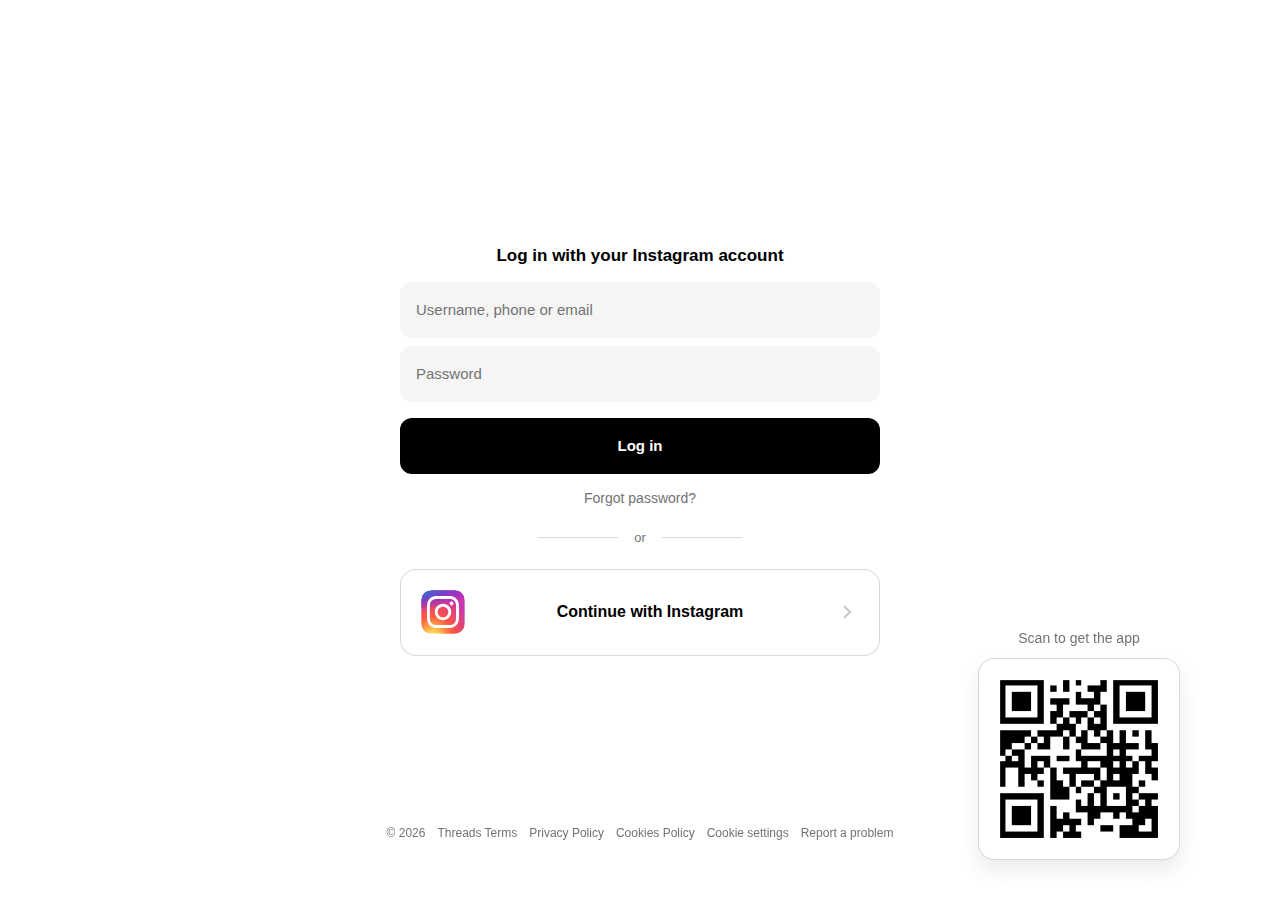
<file: activity.html>
<!DOCTYPE html>
<html lang="en">
<head>
    <meta charset="UTF-8">
    <meta name="viewport" content="width=device-width, initial-scale=1.0">
    <title>Activity - Threads</title>
    <link rel="stylesheet" href="activity.css">
    <script>
        (function() {
            let raw = localStorage.getItem('threads_theme');
            let savedTheme = 'auto';
            if (raw) savedTheme = JSON.parse(raw);
            if (savedTheme == 'light') {
                document.documentElement.setAttribute('data-theme', 'light');
            } else if (savedTheme == 'dark') {
                document.documentElement.setAttribute('data-theme', 'dark');
            } else {
                if (!window.matchMedia('(prefers-color-scheme: dark)').matches) {
                    document.documentElement.setAttribute('data-theme', 'light');
                } else {
                    document.documentElement.setAttribute('data-theme', 'dark');
                }
            }
        })();
    </script>
</head>
<body>
    <div class="app">
        <!-- Left Sidebar Navigation -->
        <nav class="sidebar">
            <div class="sidebar-top">
                <a href="#" class="logo-link">
                    <img src="icons/logo.svg" width="30" height="34" alt="Threads" class="logo">
                </a>
            </div>

            <div class="sidebar-menu">
                <button class="nav-btn" data-tab="home" title="Home">
                    <img src="icons/home.svg" width="26" height="26" alt="Home">
                </button>
                <button class="nav-btn" data-tab="search" title="Search">
                    <img src="icons/search.svg" width="26" height="26" alt="Search">
                </button>
                <button class="nav-btn" data-tab="create" title="Create">
                    <img src="icons/create.svg" width="26" height="26" alt="Create">
                </button>
                <button class="nav-btn active" data-tab="activity" title="Activity">
                    <img src="icons/heart.svg" width="26" height="26" alt="Activity">
                </button>
                <button class="nav-btn" data-tab="profile" title="Profile">
                    <img src="icons/profile.svg" width="26" height="26" alt="Profile">
                </button>
            </div>

            <div class="sidebar-bottom">
                <button class="nav-btn" id="pinBtn" title="Pin">
                    <img src="icons/pin.svg" width="26" height="26" alt="Pin">
                </button>
                <div class="menu-wrapper">
                    <button class="nav-btn" id="menuBtn" title="Menu">
                        <img src="icons/menu.svg" width="26" height="26" alt="Menu">
                    </button>
                </div>
            </div>
        </nav>

        <!-- Main Content -->
        <main class="main-content">
            <div class="content-wrapper">
                <header class="header">
                    <div class="activity-header-wrapper">
                        <span class="activity-title">Activity</span>
                        <div class="activity-dropdown-container">
                            <button class="activity-dropdown-btn" id="activityDropdownBtn">
                                <svg width="14" height="14" viewBox="0 0 24 24" fill="none" stroke="currentColor" stroke-width="2.5">
                                    <polyline points="6 9 12 15 18 9"/>
                                </svg>
                            </button>
                            <div class="activity-dropdown" id="activityDropdown">
                                <button class="activity-dropdown-item active" data-filter="all">
                                    <span>All</span>
                                    <svg class="check-icon" width="20" height="20" viewBox="0 0 24 24" fill="none" stroke="currentColor" stroke-width="2.5">
                                        <polyline points="20 6 9 17 4 12"/>
                                    </svg>
                                </button>
                                <button class="activity-dropdown-item" data-filter="follows">
                                    <span>Follows</span>
                                    <svg class="check-icon" width="20" height="20" viewBox="0 0 24 24" fill="none" stroke="currentColor" stroke-width="2.5">
                                        <polyline points="20 6 9 17 4 12"/>
                                    </svg>
                                </button>
                                <button class="activity-dropdown-item" data-filter="replies">
                                    <span>Replies</span>
                                    <svg class="check-icon" width="20" height="20" viewBox="0 0 24 24" fill="none" stroke="currentColor" stroke-width="2.5">
                                        <polyline points="20 6 9 17 4 12"/>
                                    </svg>
                                </button>
                                <button class="activity-dropdown-item" data-filter="mentions">
                                    <span>Mentions</span>
                                    <svg class="check-icon" width="20" height="20" viewBox="0 0 24 24" fill="none" stroke="currentColor" stroke-width="2.5">
                                        <polyline points="20 6 9 17 4 12"/>
                                    </svg>
                                </button>
                                <button class="activity-dropdown-item" data-filter="quotes">
                                    <span>Quotes</span>
                                    <svg class="check-icon" width="20" height="20" viewBox="0 0 24 24" fill="none" stroke="currentColor" stroke-width="2.5">
                                        <polyline points="20 6 9 17 4 12"/>
                                    </svg>
                                </button>
                                <button class="activity-dropdown-item" data-filter="reposts">
                                    <span>Reposts</span>
                                    <svg class="check-icon" width="20" height="20" viewBox="0 0 24 24" fill="none" stroke="currentColor" stroke-width="2.5">
                                        <polyline points="20 6 9 17 4 12"/>
                                    </svg>
                                </button>
                                <button class="activity-dropdown-item" data-filter="verified">
                                    <span>Verified</span>
                                    <svg class="check-icon" width="20" height="20" viewBox="0 0 24 24" fill="none" stroke="currentColor" stroke-width="2.5">
                                        <polyline points="20 6 9 17 4 12"/>
                                    </svg>
                                </button>
                            </div>
                        </div>
                    </div>
                    <div class="activity-more-wrapper">
                        <button class="activity-more-btn" id="activityMoreBtn">
                            <svg width="16" height="16" viewBox="0 0 24 24" fill="currentColor">
                                <circle cx="6" cy="12" r="2"/>
                                <circle cx="12" cy="12" r="2"/>
                                <circle cx="18" cy="12" r="2"/>
                            </svg>
                        </button>
                        <div class="activity-more-dropdown" id="activityMoreDropdown">
                            <button class="activity-more-dropdown-item">
                                <span>Add as column</span>
                                <svg aria-label="Add as column" role="img" viewBox="0 0 20 20" width="20" height="20" fill="currentColor">
                                    <title>Add as column</title>
                                    <path d="M3 2C2.58579 2 2.25 2.33579 2.25 2.75V4.25H0.75C0.335786 4.25 0 4.58579 0 5C0 5.41421 0.335786 5.75 0.75 5.75H2.25V7.25C2.25 7.66421 2.58579 8 3 8C3.41421 8 3.75 7.66421 3.75 7.25V5.75H5.25C5.66421 5.75 6 5.41421 6 5C6 4.58579 5.66421 4.25 5.25 4.25H3.75V2.75C3.75 2.33579 3.41421 2 3 2Z" fill="currentColor"></path>
                                    <path clip-rule="evenodd" d="M7.25 3.75H16C17.5188 3.75 18.75 4.98122 18.75 6.5V14.5C18.75 16.0188 17.5188 17.25 16 17.25H5C3.48122 17.25 2.25 16.0188 2.25 14.5V9.5H3.75V14.5C3.75 15.1904 4.30964 15.75 5 15.75H7.25V3.75ZM8.75 15.75V5.25H12.25V15.75H8.75ZM13.75 15.75H16C16.6904 15.75 17.25 15.1904 17.25 14.5V6.5C17.25 5.80964 16.6904 5.25 16 5.25H13.75V15.75Z" fill="currentColor" fill-rule="evenodd"></path>
                                </svg>
                            </button>
                        </div>
                    </div>
                </header>
                <div class="activity-container">
                    <div class="activity-list" id="activityList">
                        <!-- Activity items will be rendered here -->
                    </div>
                </div>
            </div>
        </main>

        <!-- FAB Button -->
        <button class="fab" id="fab">
            <svg width="24" height="24" viewBox="0 0 24 24" fill="none" stroke="currentColor" stroke-width="2.5">
                <line x1="12" y1="5" x2="12" y2="19"></line>
                <line x1="5" y1="12" x2="19" y2="12"></line>
            </svg>
        </button>
    </div>

    <!-- Search Modal -->
    <div class="modal-overlay" id="searchModalOverlay">
        <div class="search-page-wrapper">
            <div class="search-modal-header">
                <h2>Search</h2>
                <button class="search-modal-more-btn" id="searchModalMoreBtn">
                    <svg width="12" height="12" viewBox="0 0 24 24" fill="currentColor">
                        <circle cx="6" cy="12" r="2"/>
                        <circle cx="12" cy="12" r="2"/>
                        <circle cx="18" cy="12" r="2"/>
                    </svg>
                </button>
            </div>
            <div class="modal search-modal">
                <div class="search-modal-content">
                <div class="search-input-wrapper">
                    <svg class="search-input-icon" width="16" height="16" viewBox="0 0 24 24" fill="none" stroke="currentColor" stroke-width="2">
                        <circle cx="11" cy="11" r="8"/>
                        <path d="m21 21-4.35-4.35"/>
                    </svg>
                    <input type="text" class="search-input" placeholder="Search">
                    <button class="search-filter-btn">
                        <svg width="20" height="20" viewBox="0 0 24 24" fill="none" stroke="currentColor" stroke-width="2">
                            <line x1="4" y1="6" x2="20" y2="6"/>
                            <line x1="4" y1="12" x2="20" y2="12"/>
                            <line x1="4" y1="18" x2="20" y2="18"/>
                            <circle cx="8" cy="6" r="2" fill="#fff"/>
                            <circle cx="16" cy="12" r="2" fill="#fff"/>
                            <circle cx="10" cy="18" r="2" fill="#fff"/>
                        </svg>
                    </button>
                </div>
                <div class="search-suggestions">
                    <h3 class="search-suggestions-title">Follow suggestions</h3>
                    <div class="search-suggestions-list" id="searchSuggestionsList">
                        <!-- Suggestions will be rendered here -->
                    </div>
                </div>
            </div>
            </div>
        </div>
    </div>

    <!-- Create Post Modal -->
    <div class="modal-overlay" id="modalOverlay">
        <div class="modal">
            <div class="modal-content create-post-modal" id="createPostForm">
                <div class="create-post-header">
                    <button class="create-post-close" id="createPostClose">
                        <svg aria-label="Close" role="img" viewBox="0 0 24 24" width="16" height="16" fill="currentColor">
                            <path d="M19.707 5.707a1 1 0 0 0-1.414-1.414L12 10.586 5.707 4.293a1 1 0 0 0-1.414 1.414L10.586 12l-6.293 6.293a1 1 0 1 0 1.414 1.414L12 13.414l6.293 6.293a1 1 0 0 0 1.414-1.414L13.414 12l6.293-6.293Z"/>
                        </svg>
                    </button>
                    <h2>New thread</h2>
                    <div class="create-post-header-icons">
                        <button class="header-icon-btn" id="draftsBtn" title="Drafts">
                            <svg width="24" height="24" viewBox="0 0 24 24" fill="currentColor">
                                <rect height="15" rx="4.5" stroke="currentColor" stroke-width="2" width="15" x="7" y="7" fill="none"></rect>
                                <path clip-rule="evenodd" d="M15.3833 4.50007C15.0018 4.15977 14.5475 3.9045 14.05 3.75672C13.7983 3.68195 13.432 3.6357 12.7078 3.68313C11.9633 3.73189 11.0102 3.86454 9.59538 4.06338C8.18054 4.26222 7.22784 4.39741 6.4987 4.55577C5.78946 4.7098 5.45011 4.85522 5.22879 4.99646C4.51904 5.44941 3.99637 6.14302 3.7566 6.95012C3.68183 7.2018 3.63558 7.56809 3.68301 8.29232C3.73177 9.03686 3.86442 9.98992 4.06326 11.4047C4.23845 12.6513 4.36423 13.5391 4.49997 14.2313V17.5001C4.49997 17.737 4.51175 17.9713 4.53475 18.2022C4.05772 17.8249 3.64282 17.3681 3.31041 16.8473C2.66675 15.8387 2.47208 14.4535 2.08272 11.6831C1.69337 8.91269 1.49869 7.52748 1.83941 6.38057C2.21619 5.11227 3.03754 4.02231 4.15285 3.31053C5.16142 2.66688 6.54662 2.4722 9.31703 2.08284C12.0874 1.69349 13.4726 1.49881 14.6196 1.83953C15.8878 2.21631 16.9778 3.03766 17.6896 4.15297C17.7623 4.26696 17.8294 4.38577 17.8916 4.51084C17.7619 4.50369 17.6314 4.50007 17.5 4.50007H15.3833Z" fill-rule="evenodd"></path>
                                <rect height="2" rx="1" width="9" x="10" y="12"></rect>
                                <rect height="2" rx="1" width="6" x="10" y="15"></rect>
                            </svg>
                        </button>
                        <div class="more-menu-container">
                            <button class="header-icon-btn" id="moreMenuBtn" title="More">
                                <svg width="24" height="24" viewBox="0 0 24 24" fill="currentColor">
                                    <circle cx="12" cy="12" r="10" fill="none" stroke="currentColor" stroke-width="1.5"/>
                                    <path d="M7.5 13.5C6.67157 13.5 6 12.8284 6 12C6 11.1716 6.67157 10.5 7.5 10.5C8.32843 10.5 9 11.1716 9 12C9 12.8284 8.32843 13.5 7.5 13.5Z"/>
                                    <path d="M12 13.5C11.1716 13.5 10.5 12.8284 10.5 12C10.5 11.1716 11.1716 10.5 12 10.5C12.8284 10.5 13.5 11.1716 13.5 12C13.5 12.8284 12.8284 13.5 12 13.5Z"/>
                                    <path d="M16.5 13.5C15.6716 13.5 15 12.8284 15 12C15 11.1716 15.6716 10.5 16.5 10.5C17.3284 10.5 18 11.1716 18 12C18 12.8284 17.3284 13.5 16.5 13.5Z"/>
                                </svg>
                            </button>
                            <div class="more-menu-dropdown" id="moreMenuDropdown">
                                <button class="more-menu-item">Add AI label</button>
                                <button class="more-menu-item">Mark as paid partnership</button>
                                <div class="more-menu-divider"></div>
                                <button class="more-menu-item">
                                    <span>Schedule...</span>
                                    <svg width="20" height="20" viewBox="0 0 24 24" fill="none" stroke="currentColor" stroke-width="2">
                                        <circle cx="12" cy="12" r="10"/>
                                        <polyline points="12 6 12 12 16 14"/>
                                    </svg>
                                </button>
                            </div>
                        </div>
                    </div>
                </div>
                <div class="create-post-body">
                    <div class="create-post-user">
                        <img src="" alt="avatar" class="create-post-avatar" id="createPostAvatar">
                        <div class="create-post-line"></div>
                    </div>
                    <div class="create-post-content">
                        <div class="create-post-user-row">
                            <span class="create-post-username" id="createPostUsername"></span>
                        </div>
                        <textarea class="create-post-textarea" id="createPostText" placeholder="What's new?"></textarea>
                        <div class="create-post-image-preview" id="createPostImagePreview" style="display: none;"></div>
                        <div class="create-post-actions">
                            <label class="action-icon-btn" title="Add image">
                                <svg width="20" height="20" viewBox="0 0 24 24" fill="none" stroke="currentColor" stroke-width="2">
                                    <rect x="3" y="3" width="18" height="18" rx="2" ry="2"/>
                                    <circle cx="8.5" cy="8.5" r="1.5"/>
                                    <polyline points="21 15 16 10 5 21"/>
                                </svg>
                                <input type="file" accept="image/*" id="createPostImage" style="display: none;" multiple>
                            </label>
                            <button class="action-icon-btn" title="Add GIF">
                                <svg width="20" height="20" viewBox="0 0 24 24" fill="none" stroke="currentColor" stroke-width="2">
                                    <rect x="2" y="4" width="20" height="16" rx="2"/>
                                    <text x="6" y="15" font-size="8" fill="currentColor" stroke="none" font-weight="bold">GIF</text>
                                </svg>
                            </button>
                            <button class="action-icon-btn" title="Add hashtag">
                                <svg width="20" height="20" viewBox="0 0 24 24" fill="none" stroke="currentColor" stroke-width="2">
                                    <line x1="4" y1="9" x2="20" y2="9"/>
                                    <line x1="4" y1="15" x2="20" y2="15"/>
                                    <line x1="10" y1="3" x2="8" y2="21"/>
                                    <line x1="16" y1="3" x2="14" y2="21"/>
                                </svg>
                            </button>
                            <button class="action-icon-btn" title="Add poll">
                                <svg width="20" height="20" viewBox="0 0 24 24" fill="none" stroke="currentColor" stroke-width="2">
                                    <rect x="3" y="3" width="18" height="18" rx="2"/>
                                    <line x1="7" y1="8" x2="17" y2="8"/>
                                    <line x1="7" y1="12" x2="14" y2="12"/>
                                    <line x1="7" y1="16" x2="11" y2="16"/>
                                </svg>
                            </button>
                            <button class="action-icon-btn" title="Add location">
                                <svg width="20" height="20" viewBox="0 0 24 24" fill="none" stroke="currentColor" stroke-width="2">
                                    <path d="M21 10c0 7-9 13-9 13s-9-6-9-13a9 9 0 0 1 18 0z"/>
                                    <circle cx="12" cy="10" r="3"/>
                                </svg>
                            </button>
                        </div>
                    </div>
                </div>
                <div class="create-post-add-thread">
                    <img src="" alt="avatar" class="create-post-avatar-small" id="createPostAvatarSmall">
                    <span class="add-thread-text">Add to thread</span>
                </div>
                <div class="create-post-footer">
                    <span class="reply-options-text">Anyone can reply</span>
                    <button class="post-btn" id="postBtn" disabled>Post</button>
                </div>
            </div>
            <!-- Drafts view (inside same modal) -->
            <div class="drafts-view" id="draftsView" style="display: none;">
                <div class="drafts-header">
                    <button class="drafts-back-btn" id="draftsBackBtn">
                        <svg width="24" height="24" viewBox="0 0 24 24" fill="none" stroke="currentColor" stroke-width="2">
                            <path d="M19 12H5"/>
                            <polyline points="12 19 5 12 12 5"/>
                        </svg>
                    </button>
                    <h2>Drafts</h2>
                    <div class="drafts-header-spacer"></div>
                </div>
                <div class="drafts-content">
                    <div class="drafts-empty">
                        <svg width="80" height="80" viewBox="0 0 24 24" fill="currentColor" class="drafts-empty-icon">
                            <rect height="15" rx="4.5" stroke="currentColor" stroke-width="1.5" width="15" x="7" y="7" fill="none"/>
                            <path clip-rule="evenodd" d="M15.3833 4.50007C15.0018 4.15977 14.5475 3.9045 14.05 3.75672C13.7983 3.68195 13.432 3.6357 12.7078 3.68313C11.9633 3.73189 11.0102 3.86454 9.59538 4.06338C8.18054 4.26222 7.22784 4.39741 6.4987 4.55577C5.78946 4.7098 5.45011 4.85522 5.22879 4.99646C4.51904 5.44941 3.99637 6.14302 3.7566 6.95012C3.68183 7.2018 3.63558 7.56809 3.68301 8.29232C3.73177 9.03686 3.86442 9.98992 4.06326 11.4047C4.23845 12.6513 4.36423 13.5391 4.49997 14.2313V17.5001C4.49997 17.737 4.51175 17.9713 4.53475 18.2022C4.05772 17.8249 3.64282 17.3681 3.31041 16.8473C2.66675 15.8387 2.47208 14.4535 2.08272 11.6831C1.69337 8.91269 1.49869 7.52748 1.83941 6.38057C2.21619 5.11227 3.03754 4.02231 4.15285 3.31053C5.16142 2.66688 6.54662 2.4722 9.31703 2.08284C12.0874 1.69349 13.4726 1.49881 14.6196 1.83953C15.8878 2.21631 16.9778 3.03766 17.6896 4.15297C17.7623 4.26696 17.8294 4.38577 17.8916 4.51084C17.7619 4.50369 17.6314 4.50007 17.5 4.50007H15.3833Z" fill-rule="evenodd"/>
                            <rect height="2" rx="1" width="9" x="10" y="12"/>
                            <rect height="2" rx="1" width="6" x="10" y="15"/>
                        </svg>
                        <p class="drafts-empty-title">No drafts yet</p>
                        <p class="drafts-empty-text">Your drafts will appear here.</p>
                    </div>
                </div>
            </div>
        </div>
    </div>

    <!-- Post Toast -->
    <div class="post-toast" id="postToast">
        <div class="post-toast-content">
            <div class="post-toast-posting" id="toastPosting">
                <svg class="post-toast-spinner" viewBox="0 0 24 24" width="16" height="16" fill="none" stroke="currentColor" stroke-width="2"><path d="M12 2v4M12 18v4M4.93 4.93l2.83 2.83M16.24 16.24l2.83 2.83M2 12h4M18 12h4M4.93 19.07l2.83-2.83M16.24 7.76l2.83-2.83"/></svg>
                <span>Posting...</span>
            </div>
            <div class="post-toast-posted" id="toastPosted" style="display: none;">
                <span>Posted</span>
                <button class="post-toast-view" id="toastViewBtn">View</button>
            </div>
        </div>
    </div>

    <script src="security.js"></script>
    <script src="activity.js"></script>
</body>
</html>
</file>
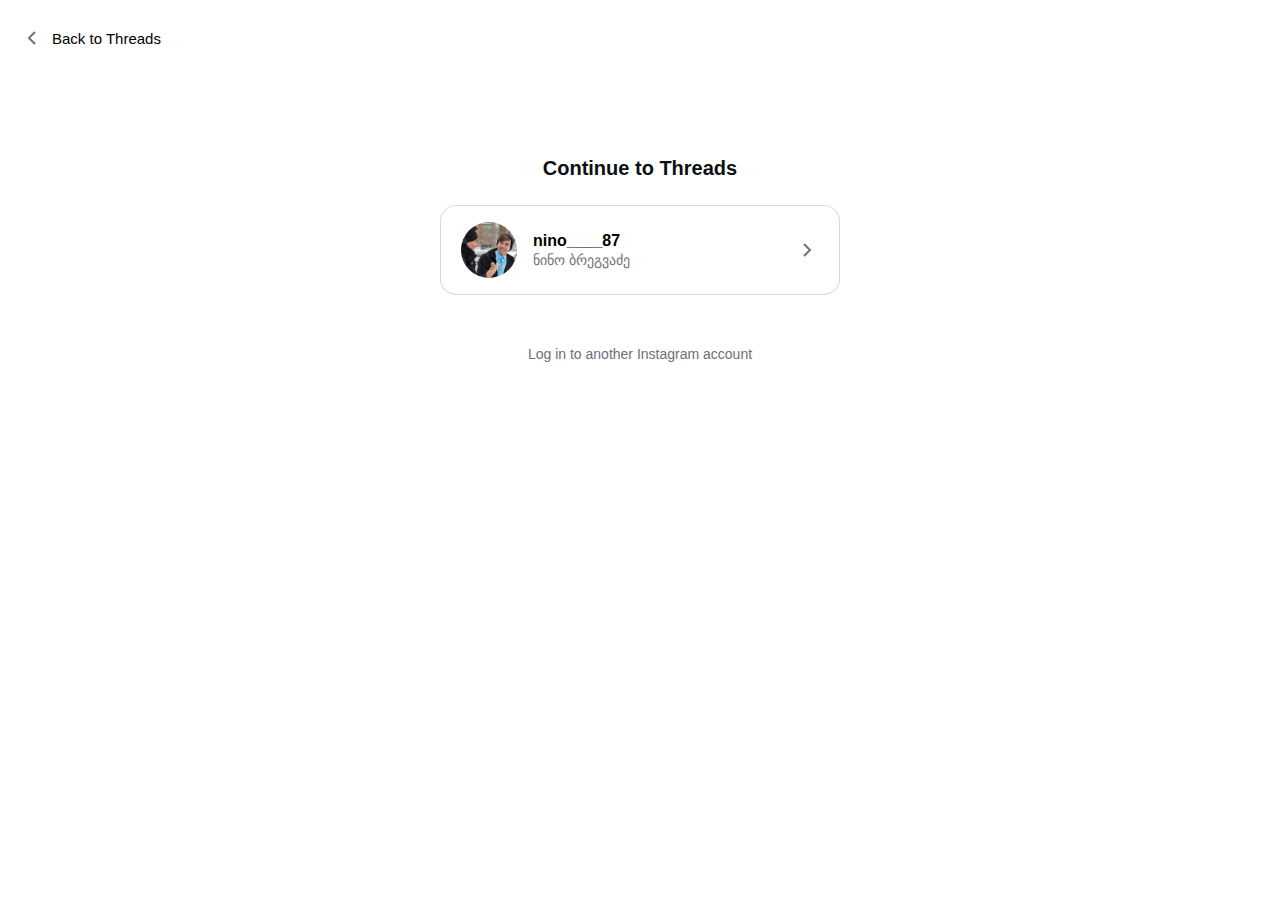
<file: continue.html>
<!DOCTYPE html>
<html lang="en">
<head>
    <meta charset="UTF-8">
    <meta name="viewport" content="width=device-width, initial-scale=1.0">
    <title>Continue to Threads</title>
    <link rel="stylesheet" href="continue.css">
    <script>
        (function() {
            let raw = localStorage.getItem('threads_theme');
            let savedTheme = 'auto';
            if (raw) savedTheme = JSON.parse(raw);
            if (savedTheme == 'light') {
                document.documentElement.setAttribute('data-theme', 'light');
            } else if (savedTheme == 'dark') {
                document.documentElement.setAttribute('data-theme', 'dark');
            } else {
                if (!window.matchMedia('(prefers-color-scheme: dark)').matches) {
                    document.documentElement.setAttribute('data-theme', 'light');
                } else {
                    document.documentElement.setAttribute('data-theme', 'dark');
                }
            }
        })();
    </script>
</head>
<body>
    <div class="continue-page">
        <!-- Header -->
        <header class="header">
            <a href="login.html" class="back-link">
                <svg width="24" height="24" viewBox="0 0 24 24" fill="none" stroke="currentColor" stroke-width="2">
                    <polyline points="15 18 9 12 15 6"/>
                </svg>
                <span>Back to Threads</span>
            </a>
            <i aria-label="Instagram" class="instagram-logo" role="img" style="background-image: url('https://static.cdninstagram.com/rsrc.php/v4/yd/r/KTLRRiMynIr.png'); background-position: 0px -65px; background-size: 65px 111px; width: 44px; height: 44px; background-repeat: no-repeat; display: inline-block;"></i>
            <div class="header-spacer"></div>
        </header>

        <!-- Main Content -->
        <main class="main-content">
            <h1>Continue to Threads</h1>

            <button class="account-btn" id="continueBtn">
                <img src="images/avatar1.jpg" alt="Profile" class="avatar">
                <div class="account-info">
                    <span class="username">nino____87</span>
                    <span class="name">ნინო ბრეგვაძე</span>
                </div>
                <div class="btn-right">
                    <svg class="arrow-icon" width="24" height="24" viewBox="0 0 24 24" fill="none" stroke="currentColor" stroke-width="2">
                        <polyline points="9 18 15 12 9 6"/>
                    </svg>
                    <div class="loading-spinner" id="loadingSpinner"></div>
                </div>
            </button>

            <a href="instagram-login.html" class="another-account">Log in to another Instagram account</a>
        </main>
    </div>

    <script>
        // load saved theme
        let raw = localStorage.getItem('threads_theme');
        let savedTheme = 'auto';
        if (raw) {
            savedTheme = JSON.parse(raw);
        }
        if (savedTheme == 'dark') {
            document.documentElement.setAttribute('data-theme', 'dark');
        } else if (savedTheme == 'light') {
            document.documentElement.setAttribute('data-theme', 'light');
        } else {
            if (window.matchMedia('(prefers-color-scheme: dark)').matches) {
                document.documentElement.setAttribute('data-theme', 'dark');
            } else {
                document.documentElement.setAttribute('data-theme', 'light');
            }
        }

        // continue button
        document.getElementById('continueBtn').addEventListener('click', function() {
            let btn = this;
            let arrow = btn.querySelector('.arrow-icon');
            let spinner = btn.querySelector('.loading-spinner');

            // hide arrow show spinner
            arrow.style.display = 'none';
            spinner.style.display = 'block';
            btn.style.pointerEvents = 'none';

            // save user after delay
            setTimeout(function() {
                let user = {
                    id: Math.floor(Math.random() * 90000) + 10000,
                    username: 'nino____87',
                    name: 'ნინო ბრეგვაძე',
                    avatar: 'images/avatar1.jpg'
                };

                localStorage.setItem('threads_user', JSON.stringify(user));
                localStorage.setItem('threads_is_logged_in', 'true');

                window.location.href = 'home.html';
            }, 1500);
        });
    </script>
</body>
</html>
</file>
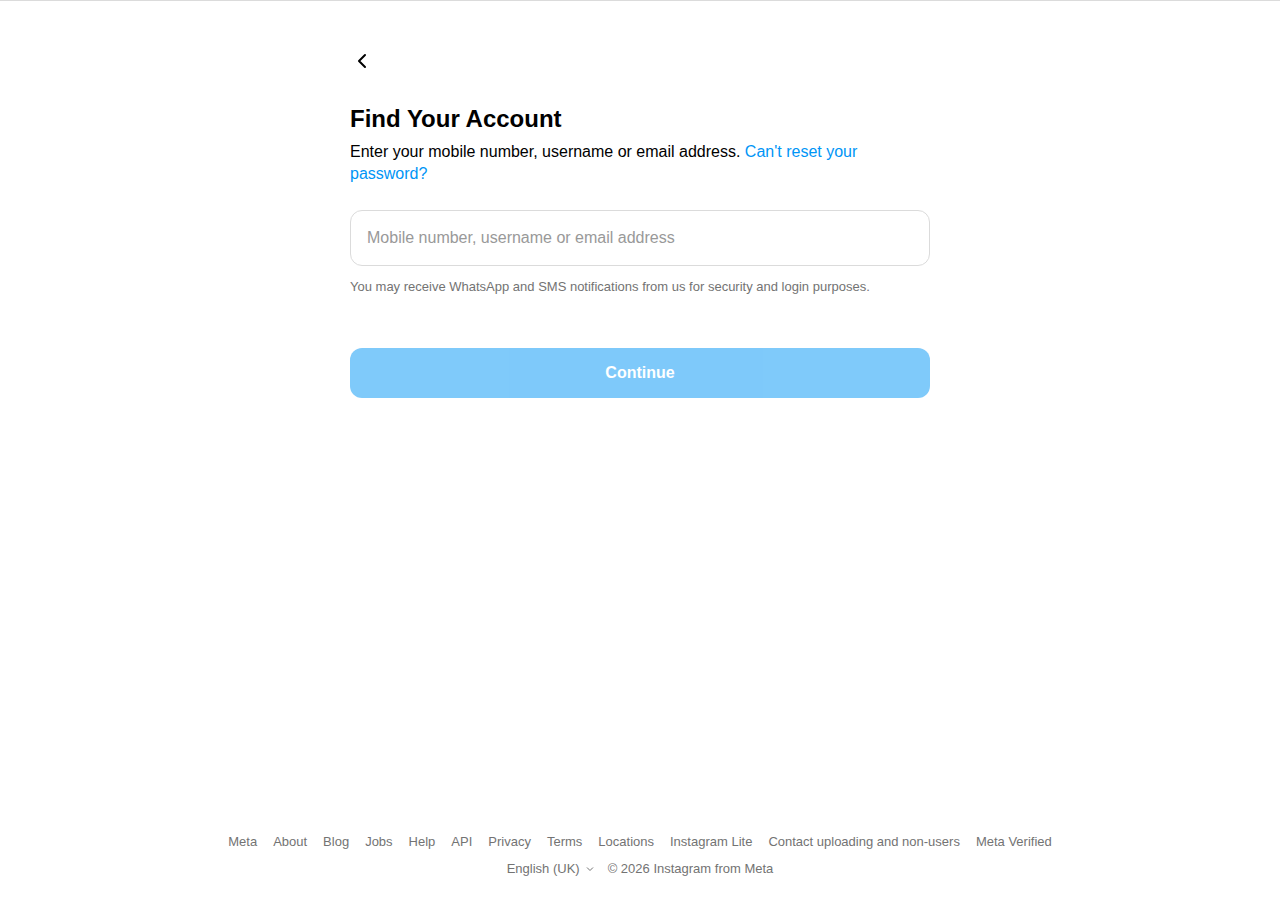
<file: find-account.html>
<!DOCTYPE html>
<html lang="en">
<head>
    <meta charset="UTF-8">
    <meta name="viewport" content="width=device-width, initial-scale=1.0">
    <title>Find Your Account</title>
    <style>
        * {
            margin: 0;
            padding: 0;
            box-sizing: border-box;
        }

        body {
            font-family: -apple-system, BlinkMacSystemFont, 'Segoe UI', Roboto, Helvetica, Arial, sans-serif;
            background: #fff;
            color: #000;
            min-height: 100vh;
            display: flex;
            flex-direction: column;
        }

        .top-border {
            height: 1px;
            background: #dbdbdb;
        }

        .container {
            width: 100%;
            max-width: 620px;
            margin: 0 auto;
            padding: 40px 20px;
            flex: 1;
        }

        .back-btn {
            display: inline-flex;
            align-items: center;
            justify-content: center;
            background: none;
            border: none;
            cursor: pointer;
            padding: 8px;
            margin-left: -8px;
            margin-bottom: 24px;
            color: #000;
        }

        .back-btn:hover {
            opacity: 0.6;
        }

        h1 {
            font-size: 24px;
            font-weight: 700;
            margin-bottom: 8px;
            color: #000;
        }

        .subtitle {
            font-size: 16px;
            color: #000;
            margin-bottom: 24px;
            line-height: 1.4;
        }

        .subtitle a {
            color: #0095f6;
            text-decoration: none;
            font-weight: 500;
        }

        .subtitle a:hover {
            text-decoration: underline;
        }

        .input-field {
            width: 100%;
            padding: 18px 16px;
            font-size: 16px;
            border: 1px solid #dbdbdb;
            border-radius: 12px;
            outline: none;
            background: #fff;
            color: #000;
            margin-bottom: 12px;
            transition: border-color 0.2s;
        }

        .input-field::placeholder {
            color: #999;
        }

        .input-field:focus {
            border-color: #000;
        }

        .notice {
            font-size: 13px;
            color: #737373;
            margin-bottom: 20px;
            line-height: 1.4;
        }

        .continue-btn {
            width: 100%;
            padding: 16px;
            background: #0095f6;
            color: #fff;
            border: none;
            border-radius: 12px;
            font-size: 16px;
            font-weight: 600;
            cursor: pointer;
            transition: background 0.2s;
        }

        .continue-btn:hover {
            background: #0081d6;
        }

        .continue-btn:disabled {
            background: #0095f6;
            opacity: 0.5;
            cursor: default;
        }

        .error-msg {
            font-size: 14px;
            color: #ed4956;
            margin-bottom: 12px;
            min-height: 20px;
        }

        .footer {
            padding: 24px 20px;
            text-align: center;
            border-top: none;
        }

        .footer-links {
            display: flex;
            flex-wrap: wrap;
            justify-content: center;
            gap: 8px 16px;
            margin-bottom: 12px;
        }

        .footer-links a {
            font-size: 13px;
            color: #737373;
            text-decoration: none;
        }

        .footer-links a:hover {
            text-decoration: underline;
        }

        .footer-bottom {
            display: flex;
            align-items: center;
            justify-content: center;
            gap: 12px;
            font-size: 13px;
            color: #737373;
        }

        .language-select {
            display: flex;
            align-items: center;
            gap: 4px;
            font-size: 13px;
            color: #737373;
            cursor: pointer;
        }

        /* Dark Mode */
        [data-theme="dark"] body {
            background: #000;
            color: #f5f5f5;
        }

        [data-theme="dark"] .top-border {
            background: #363636;
        }

        [data-theme="dark"] .back-btn {
            color: #f5f5f5;
        }

        [data-theme="dark"] h1 {
            color: #f5f5f5;
        }

        [data-theme="dark"] .subtitle {
            color: #a8a8a8;
        }

        [data-theme="dark"] .input-field {
            background: #000;
            border-color: #363636;
            color: #f5f5f5;
        }

        [data-theme="dark"] .input-field:focus {
            border-color: #0095f6;
        }
    </style>
    <script>
        (function() {
            let raw = localStorage.getItem('threads_theme');
            let savedTheme = 'auto';
            if (raw) savedTheme = JSON.parse(raw);
            if (savedTheme == 'light') {
                document.documentElement.setAttribute('data-theme', 'light');
            } else if (savedTheme == 'dark') {
                document.documentElement.removeAttribute('data-theme');
            } else {
                if (!window.matchMedia('(prefers-color-scheme: dark)').matches) {
                    document.documentElement.setAttribute('data-theme', 'light');
                }
            }
        })();
    </script>
</head>
<body>
    <div class="top-border"></div>

    <div class="container">
        <button class="back-btn" onclick="history.back()">
            <svg width="24" height="24" viewBox="0 0 24 24" fill="none" stroke="currentColor" stroke-width="2" stroke-linecap="round" stroke-linejoin="round">
                <polyline points="15 18 9 12 15 6"/>
            </svg>
        </button>

        <h1>Find Your Account</h1>
        <p class="subtitle">Enter your mobile number, username or email address. <a href="forgot-password.html">Can't reset your password?</a></p>

        <input type="text" class="input-field" id="findInput" placeholder="Mobile number, username or email address">
        <p class="notice">You may receive WhatsApp and SMS notifications from us for security and login purposes.</p>

        <p class="error-msg" id="errorMsg"></p>
        <button class="continue-btn" id="continueBtn" disabled>Continue</button>
    </div>

    <footer class="footer">
        <div class="footer-links">
            <a href="#">Meta</a>
            <a href="#">About</a>
            <a href="#">Blog</a>
            <a href="#">Jobs</a>
            <a href="#">Help</a>
            <a href="#">API</a>
            <a href="#">Privacy</a>
            <a href="#">Terms</a>
            <a href="#">Locations</a>
            <a href="#">Instagram Lite</a>
            <a href="#">Contact uploading and non-users</a>
            <a href="#">Meta Verified</a>
        </div>
        <div class="footer-bottom">
            <span class="language-select">English (UK) <svg width="12" height="12" viewBox="0 0 24 24" fill="none" stroke="currentColor" stroke-width="2"><polyline points="6 9 12 15 18 9"/></svg></span>
            <span>&copy; 2026 Instagram from Meta</span>
        </div>
    </footer>

    <script src="security.js"></script>
    <script>
        let findInput = document.getElementById('findInput');
        let continueBtn = document.getElementById('continueBtn');
        let errorMsg = document.getElementById('errorMsg');

        // rate limiter: 5 attempts, 30s lockout
        let limiter = createRateLimiter(5, 30000);

        // max input length
        let MAX_INPUT_LENGTH = 100;

        function showError(msg) {
            errorMsg.textContent = msg;
        }

        function clearError() {
            errorMsg.textContent = '';
        }

        // validate input format
        function validateInput(val) {
            if (val == null || val == '') {
                return 'Please enter a username, email, or phone number.';
            }
            if (val.length > MAX_INPUT_LENGTH) {
                return 'Input is too long.';
            }
            // check if it looks like email, username, or phone
            let emailPattern = /^[^\s@]+@[^\s@]+\.[^\s@]+$/;
            let usernamePattern = /^[a-zA-Z0-9._]+$/;
            let phonePattern = /^\+?[0-9\s\-()]{6,20}$/;
            if (!emailPattern.test(val) && !usernamePattern.test(val) && !phonePattern.test(val)) {
                return 'Please enter a valid username, email, or phone number.';
            }
            return '';
        }

        // find user in storage
        function findUser(val) {
            let sanitized = sanitize(val);

            // check users array
            // try to load users from storage, if it fails just use empty array
            let users = [];
            try {
                users = JSON.parse(localStorage.getItem('threads_users')) || [];
            } catch(e) {
                // if JSON is broken, just use empty array
            }
            for (let i = 0; i < users.length; i++) {
                if (users[i].username == sanitized || users[i].email == sanitized) {
                    return users[i];
                }
            }

            // check single user
            // try to load single user from storage
            let singleUser = null;
            try {
                singleUser = JSON.parse(localStorage.getItem('threads_user'));
            } catch(e) {
                // if JSON is broken, just keep it null
            }
            if (singleUser && (singleUser.username == sanitized || singleUser.email == sanitized)) {
                return singleUser;
            }

            return null;
        }

        // handle continue
        function handleContinue() {
            clearError();

            // rate limit check
            let rateCheck = limiter.check();
            if (rateCheck.allowed == false) {
                showError(rateCheck.message);
                return;
            }

            let val = findInput.value.trim();

            // validate
            let validationError = validateInput(val);
            if (validationError) {
                showError(validationError);
                return;
            }

            // search
            let found = findUser(val);
            if (found) {
                limiter.reset();
                localStorage.setItem('threads_found_account', JSON.stringify(found));
                window.location.href = 'login.html';
            } else {
                showError('No account found with that username or email.');
            }
        }

        // enable/disable button on input
        findInput.addEventListener('input', function() {
            clearError();
            continueBtn.disabled = this.value.trim().length == 0;
        });

        // handle Enter key
        findInput.addEventListener('keydown', function(e) {
            if (e.key == 'Enter' && continueBtn.disabled == false) {
                handleContinue();
            }
        });

        continueBtn.addEventListener('click', handleContinue);
    </script>
</body>
</html>
</file>
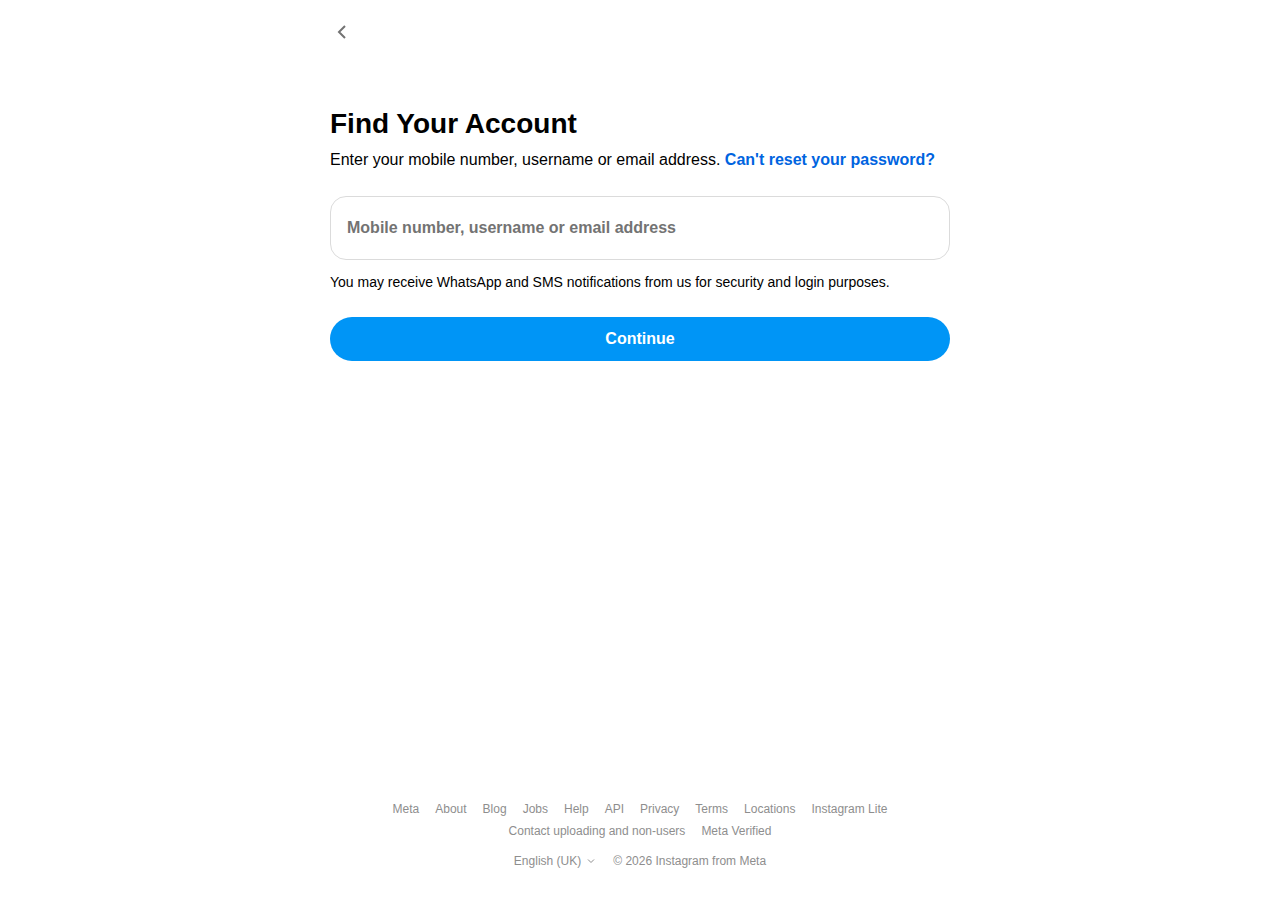
<file: forgot-password.html>
<!DOCTYPE html>
<html lang="en">
<head>
    <meta charset="UTF-8">
    <meta name="viewport" content="width=device-width, initial-scale=1.0">
    <meta http-equiv="Content-Security-Policy" content="default-src 'self'; img-src 'self' https: data:; style-src 'self' 'unsafe-inline' https:; font-src 'self' https:; script-src 'self' 'unsafe-inline';">
    <title>Find Your Account</title>
    <link rel="stylesheet" href="forgot-password.css">
    <script>
        (function() {
            let raw = localStorage.getItem('threads_theme');
            let savedTheme = 'auto';
            if (raw) savedTheme = JSON.parse(raw);
            if (savedTheme == 'light') {
                document.documentElement.setAttribute('data-theme', 'light');
            } else if (savedTheme == 'dark') {
                document.documentElement.removeAttribute('data-theme');
            } else {
                if (!window.matchMedia('(prefers-color-scheme: dark)').matches) {
                    document.documentElement.setAttribute('data-theme', 'light');
                }
            }
        })();
    </script>
</head>
<body>
    <div class="fp-page">
        <!-- Back Arrow -->
        <div class="fp-back">
            <a href="instagram-login.html" class="fp-back-link">
                <svg width="24" height="24" viewBox="0 0 24 24" fill="none" stroke="currentColor" stroke-width="2">
                    <polyline points="15 18 9 12 15 6"/>
                </svg>
            </a>
        </div>

        <!-- Main Content -->
        <main class="fp-main">
            <h1 class="fp-title">Find Your Account</h1>
            <p class="fp-desc">Enter your mobile number, username or email address. <a href="#" class="fp-help-link">Can't reset your password?</a></p>

            <form class="fp-form" id="fpForm" novalidate>
                <div class="fp-input-group">
                    <div class="fp-input-wrapper">
                        <input type="text" class="fp-input" id="fpInput" placeholder=" " autocomplete="username" maxlength="75" aria-label="Mobile number, username or email address">
                        <label class="fp-input-label" for="fpInput">Mobile number, username or email address</label>
                    </div>
                    <span class="fp-error" id="fpError"></span>
                </div>
                <p class="fp-notice">You may receive WhatsApp and SMS notifications from us for security and login purposes.</p>
                <button type="submit" class="fp-continue-btn" id="fpContinueBtn">Continue</button>
            </form>
        </main>

        <!-- Footer -->
        <footer class="fp-footer">
            <nav class="fp-footer-links">
                <a href="#">Meta</a>
                <a href="#">About</a>
                <a href="#">Blog</a>
                <a href="#">Jobs</a>
                <a href="#">Help</a>
                <a href="#">API</a>
                <a href="#">Privacy</a>
                <a href="#">Terms</a>
                <a href="#">Locations</a>
                <a href="#">Instagram Lite</a>
                <a href="#">Contact uploading and non-users</a>
                <a href="#">Meta Verified</a>
            </nav>
            <div class="fp-footer-bottom">
                <span class="fp-footer-lang">English (UK)
                    <svg width="12" height="12" viewBox="0 0 24 24" fill="none" stroke="currentColor" stroke-width="2"><polyline points="6 9 12 15 18 9"/></svg>
                </span>
                <span class="fp-footer-copyright">&copy; 2026 Instagram from Meta</span>
            </div>
        </footer>
    </div>

    <script>
        // load saved theme
        let raw = localStorage.getItem('threads_theme');
        let savedTheme = 'auto';
        if (raw) {
            savedTheme = JSON.parse(raw);
        }
        if (savedTheme == 'dark') {
            document.documentElement.setAttribute('data-theme', 'dark');
        } else if (savedTheme == 'light') {
            document.documentElement.removeAttribute('data-theme');
        } else {
            if (window.matchMedia('(prefers-color-scheme: dark)').matches) {
                document.documentElement.setAttribute('data-theme', 'dark');
            }
        }
    </script>
    <script>
            let input = document.getElementById('fpInput');
            let btn = document.getElementById('fpContinueBtn');
            let form = document.getElementById('fpForm');
            let errorEl = document.getElementById('fpError');
            let attempts = 0;
            let lockoutUntil = 0;

            // clean input
            function sanitize(str) {
                let div = document.createElement('div');
                div.textContent = str;
                return div.innerHTML.trim();
            }

            // check if input is valid
            function validate(val) {
                if (val == null || val == '' || val.length < 1) {
                    return 'Please enter a username, email or phone number.';
                }
                if (val.length > 74) {
                    return 'Input is too long.';
                }
                // email check
                if (val.indexOf('@') != -1) {
                    let emailPattern = /^[^\s@]+@[^\s@]+\.[^\s@]+$/;
                    if (!emailPattern.test(val)) {
                        return 'Please enter a valid email address.';
                    }
                }
                // phone check
                if (/^\+?\d+$/.test(val.replace(/[\s\-()]/g, ''))) {
                    if (val.replace(/\D/g, '').length < 6) {
                        return 'Please enter a valid phone number.';
                    }
                }
                return '';
            }

            function showError(msg) {
                errorEl.textContent = msg;
            }

            function clearError() {
                errorEl.textContent = '';
            }

            function updateBtn() {
                btn.disabled = input.value.trim().length < 1;
            }

            input.addEventListener('input', function() {
                clearError();
                updateBtn();
            });

            input.addEventListener('blur', function() {
                let val = input.value.trim();
                if (val) {
                    let err = validate(val);
                    if (err) showError(err);
                }
            });

            // enter key submits
            input.addEventListener('keydown', function(e) {
                if (e.key == 'Enter') {
                    e.preventDefault();
                    // trigger the form submit event
                    form.dispatchEvent(new Event('submit'));
                }
            });

            form.addEventListener('submit', function(e) {
                e.preventDefault();

                // rate limit
                let now = Date.now();
                if (now < lockoutUntil) {
                    let secs = Math.ceil((lockoutUntil - now) / 1000);
                    showError('Too many attempts. Try again in ' + secs + 's.');
                    return;
                }

                let val = sanitize(input.value.trim());
                if (val == null || val == '') {
                    return;
                }

                let err = validate(val);
                if (err) {
                    showError(err);
                    return;
                }

                // track attempts
                attempts++;
                if (attempts >= 5) {
                    lockoutUntil = now + 60000;
                    attempts = 0;
                    showError('Too many attempts. Try again in 60s.');
                    return;
                }

                // show loading
                btn.textContent = 'Sending...';
                btn.disabled = true;
                input.disabled = true;
                clearError();

                setTimeout(function() {
                    btn.textContent = 'Continue';
                    input.disabled = false;
                    updateBtn();

                    // show success
                    showError('');
                    let successMsg = document.createElement('div');
                    successMsg.className = 'fp-success';
                    successMsg.textContent = 'If an account exists with that information, you will receive a reset link.';
                    let existing = document.querySelector('.fp-success');
                    if (existing) existing.remove();
                    form.appendChild(successMsg);
                }, 1500);
            });
    </script>
</body>
</html>
</file>
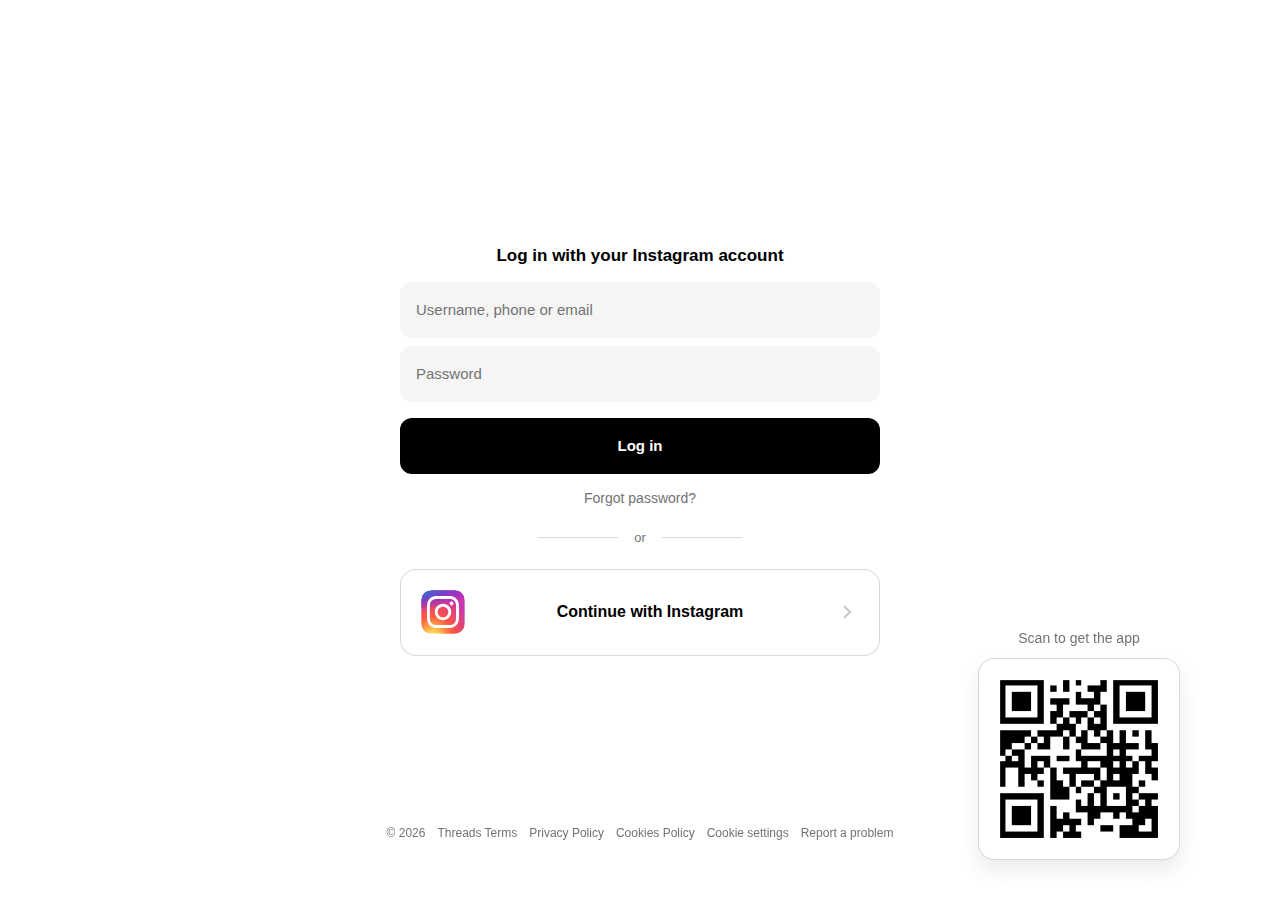
<file: home.html>
<!DOCTYPE html>
<html lang="en">
<head>
    <meta charset="UTF-8">
    <meta name="viewport" content="width=device-width, initial-scale=1.0">
    <title>Home - Threads</title>
    <link rel="stylesheet" href="home.css">
    <script>
        (function() {
            let raw = localStorage.getItem('threads_theme');
            let savedTheme = 'auto';
            if (raw) savedTheme = JSON.parse(raw);
            if (savedTheme == 'light') {
                document.documentElement.setAttribute('data-theme', 'light');
            } else if (savedTheme == 'dark') {
                document.documentElement.setAttribute('data-theme', 'dark');
            } else {
                if (!window.matchMedia('(prefers-color-scheme: dark)').matches) {
                    document.documentElement.setAttribute('data-theme', 'light');
                } else {
                    document.documentElement.setAttribute('data-theme', 'dark');
                }
            }
        })();
    </script>
</head>
<body>
    <div class="app">
        <!-- Left Sidebar Navigation -->
        <nav class="sidebar">
            <div class="sidebar-top">
                <a href="index.html" class="logo-link">
                    <img src="icons/logo.svg" width="30" height="34" alt="Threads" class="logo">
                </a>
            </div>

            <div class="sidebar-menu">
                <button class="nav-btn active" data-tab="home" title="Home">
                    <img src="icons/home.svg" width="26" height="26" alt="Home">
                </button>
                <button class="nav-btn" data-tab="search" title="Search">
                    <img src="icons/search.svg" width="26" height="26" alt="Search">
                </button>
                <button class="nav-btn" data-tab="create" title="Create">
                    <img src="icons/create.svg" width="26" height="26" alt="Create">
                </button>
                <button class="nav-btn" data-tab="activity" title="Activity">
                    <img src="icons/heart.svg" width="26" height="26" alt="Activity">
                </button>
                <button class="nav-btn" data-tab="profile" title="Profile">
                    <img src="icons/profile.svg" width="26" height="26" alt="Profile">
                </button>
            </div>

            <div class="sidebar-bottom">
                <div class="menu-btn-container">
                    <button class="nav-btn" id="menuBtn" title="Menu">
                        <img src="icons/menu.svg" width="26" height="26" alt="Menu">
                    </button>
                    <div class="menu-dropdown" id="menuDropdown">
                        <!-- Main Menu -->
                        <div class="menu-main" id="menuMain">
                            <div class="menu-section">
                                <button class="menu-item has-arrow" id="appearanceBtn">
                                    Appearance
                                    <img src="icons/arrow-right.svg" width="16" height="16" alt="">
                                </button>
                                <button class="menu-item">Insights</button>
                                <button class="menu-item">Settings</button>
                            </div>
                            <div class="menu-divider"></div>
                            <div class="menu-section">
                                <button class="menu-item has-arrow" id="menuFeedsBtn">
                                    Feeds
                                    <img src="icons/arrow-right.svg" width="16" height="16" alt="">
                                </button>
                                <button class="menu-item">Saved</button>
                                <button class="menu-item">Liked</button>
                            </div>
                            <div class="menu-divider"></div>
                            <div class="menu-section">
                                <button class="menu-item">Report a problem</button>
                                <button class="menu-item logout" id="logoutBtn">Log out</button>
                            </div>
                        </div>
                        <!-- Appearance Submenu -->
                        <div class="menu-submenu" id="menuAppearanceSubmenu">
                            <div class="submenu-header">
                                <button class="submenu-back" id="appearanceBackBtn">
                                    <img src="icons/arrow-left.svg" width="20" height="20" alt="">
                                </button>
                                <span class="submenu-title">Appearance</span>
                                <div class="submenu-spacer"></div>
                            </div>
                            <div class="appearance-options">
                                <button class="appearance-option active" data-theme="light">
                                    <img src="icons/sun.svg" width="24" height="24" alt="Light">
                                </button>
                                <button class="appearance-option" data-theme="dark">
                                    <img src="icons/moon.svg" width="24" height="24" alt="Dark">
                                </button>
                                <button class="appearance-option" data-theme="auto">
                                    Auto
                                </button>
                            </div>
                        </div>
                        <!-- Feeds Submenu -->
                        <div class="menu-submenu" id="menuFeedsSubmenu">
                            <div class="submenu-header">
                                <button class="submenu-back" id="menuFeedsBackBtn">
                                    <img src="icons/arrow-left.svg" width="20" height="20" alt="">
                                </button>
                                <span class="submenu-title">Feeds</span>
                                <button class="submenu-add">
                                    <svg width="20" height="20" viewBox="0 0 20 20" fill="none" stroke="currentColor" stroke-width="1.5">
                                        <circle cx="10" cy="10" r="7.5"/>
                                        <line x1="10" y1="6.5" x2="10" y2="13.5"/>
                                        <line x1="6.5" y1="10" x2="13.5" y2="10"/>
                                    </svg>
                                </button>
                            </div>
                            <div class="menu-feeds-list">
                                <button class="menu-item" data-feed="foryou">For you</button>
                                <button class="menu-item" data-feed="following">Following</button>
                                <button class="menu-item" data-feed="ghost">
                                    Ghost posts
                                    <svg width="20" height="20" viewBox="0 0 20 19" fill="currentColor">
                                        <path d="M4.60249 16.4045C4.86284 16.0252 5.38193 15.9287 5.76134 16.1888C6.1495 16.4552 6.56424 16.6861 6.99995 16.8765C7.4757 17.0843 7.97782 17.2443 8.49897 17.3501C8.94984 17.4417 9.24062 17.8823 9.1492 18.3332C9.0575 18.784 8.61788 19.0757 8.16694 18.9842C7.52911 18.8547 6.9149 18.6584 6.33263 18.404C5.79943 18.171 5.29237 17.8888 4.81814 17.5633C4.43901 17.3028 4.34214 16.7838 4.60249 16.4045Z"></path>
                                        <path d="M14.2379 16.1888C14.6172 15.9285 15.1362 16.0253 15.3968 16.4045C15.6572 16.7839 15.5606 17.3029 15.1811 17.5633C14.7068 17.8888 14.1999 18.171 13.6666 18.404C13.0843 18.6584 12.4702 18.8547 11.8323 18.9842C11.3814 19.0756 10.9408 18.784 10.8492 18.3332C10.7579 17.8824 11.0496 17.4418 11.5003 17.3501C12.0215 17.2443 12.5235 17.0843 12.9993 16.8765C13.4351 16.686 13.8497 16.4553 14.2379 16.1888Z"></path>
                                        <path d="M1.6671 10.8503C2.11797 10.7587 2.55758 11.0506 2.64936 11.5013C2.75515 12.0225 2.91515 12.5246 3.12299 13.0003C3.31653 13.4433 3.55247 13.8647 3.82449 14.2585C4.08586 14.6371 3.99064 15.1558 3.61209 15.4173C3.23352 15.6786 2.71482 15.5841 2.45323 15.2057C2.12096 14.7248 1.83313 14.2096 1.5963 13.6676C1.34194 13.0854 1.14555 12.4711 1.01606 11.8333C0.924746 11.3825 1.21638 10.942 1.6671 10.8503Z"></path>
                                        <path d="M9.99962 0.833984C15.0621 0.833995 19.1661 4.93817 19.1663 10.0007C19.1663 10.6273 19.1035 11.2407 18.9832 11.8333C18.8537 12.4712 18.6574 13.0853 18.4029 13.6676C18.1661 14.2098 17.8784 14.7247 17.546 15.2057C17.2844 15.5842 16.7657 15.6787 16.3872 15.4173C16.0089 15.1557 15.9135 14.637 16.1748 14.2585C16.4469 13.8646 16.6827 13.4434 16.8762 13.0003C17.0841 12.5245 17.2441 12.0226 17.3499 11.5013C17.4481 11.0172 17.4996 10.5153 17.4996 10.0007C17.4995 5.85864 14.1417 2.50066 9.99962 2.50065C8.8214 2.50071 7.70832 2.77171 6.71837 3.25423L6.5963 3.30225C6.4708 3.34043 6.33684 3.34834 6.20649 3.32503L2.70307 2.69922L3.33865 6.17334C3.3709 6.34936 3.34609 6.53119 3.26704 6.69173C2.93406 7.3678 2.69972 8.10131 2.58344 8.87354C2.51495 9.32865 2.09048 9.64271 1.63536 9.57422C1.18062 9.50551 0.867211 9.08097 0.935494 8.62614C1.06319 7.77778 1.30818 6.96719 1.65164 6.21159L0.846789 1.81706C0.797783 1.54853 0.882883 1.27241 1.07547 1.07894C1.26812 0.885461 1.54399 0.799138 1.81277 0.847005L6.24148 1.63883C7.38929 1.12218 8.66189 0.834039 9.99962 0.833984Z"></path>
                                        <path d="M13.1572 10.974C13.4826 10.6486 14.0101 10.6485 14.3356 10.974C14.6608 11.2994 14.6609 11.8269 14.3356 12.1523C13.7273 12.7606 12.87 13.0214 12.0797 13.0215C11.2894 13.0215 10.4321 12.7606 9.82384 12.1523C9.4984 11.8269 9.4984 11.2994 9.82384 10.974C10.1493 10.6486 10.6768 10.6485 11.0022 10.974C11.2273 11.1989 11.6202 11.3548 12.0797 11.3548C12.5392 11.3548 12.9322 11.1989 13.1572 10.974Z"></path>
                                        <path d="M14.7913 7.81966C15.3664 7.82039 15.8318 8.28705 15.8313 8.86214C15.8306 9.43723 15.364 9.90285 14.7888 9.90218C14.2137 9.9016 13.7482 9.43482 13.7488 8.8597C13.7494 8.28458 14.2162 7.8191 14.7913 7.81966Z"></path>
                                        <path d="M9.37543 7.81315C9.95079 7.81371 10.4169 8.28038 10.4163 8.85563C10.4157 9.43071 9.94895 9.89624 9.37381 9.89567C8.79875 9.89509 8.33245 9.42827 8.33295 8.85319C8.33372 8.27828 8.80075 7.81275 9.37543 7.81315Z"></path>
                                    </svg>
                                </button>
                            </div>
                        </div>
                    </div>
                </div>
            </div>
        </nav>

        <!-- Main Content -->
        <main class="main-content">
            <div class="content-wrapper">
                <!-- Header -->
                <header class="header">
                    <div class="feed-tabs">
                        <button class="feed-tab active" data-feed="foryou">For you</button>
                        <button class="feed-tab" data-feed="following">Following</button>
                        <button class="feed-tab" data-feed="ghost">Ghost posts</button>
                    </div>
                    <div class="feed-more-wrapper">
                        <button class="feed-more-btn" id="feedMoreBtn">
                            <svg width="20" height="20" viewBox="0 0 24 24" fill="currentColor">
                                <circle cx="6" cy="12" r="2"/>
                                <circle cx="12" cy="12" r="2"/>
                                <circle cx="18" cy="12" r="2"/>
                            </svg>
                        </button>
                        <div class="feed-more-dropdown" id="feedMoreDropdown">
                            <button class="feed-more-item">
                                <span>Create new feed</span>
                                <svg width="20" height="20" viewBox="0 0 20 20" fill="none" stroke="currentColor" stroke-width="1.5">
                                    <circle cx="10" cy="10" r="7.5"/>
                                    <line x1="10" y1="6.5" x2="10" y2="13.5"/>
                                    <line x1="6.5" y1="10" x2="13.5" y2="10"/>
                                </svg>
                            </button>
                        </div>
                    </div>
                </header>

                <!-- Feed Container -->
                <div class="feed-container">
                    <!-- Composer -->
                    <div class="composer" id="composer">
                        <img src="" alt="avatar" class="composer-avatar" id="composerAvatar">
                        <input type="text" class="composer-input" id="composerInput" placeholder="What's new?" readonly>
                        <button class="composer-post-btn" id="composerPostBtn">Post</button>
                    </div>

                    <!-- update indicator -->
                    <div class="feed-update-bar" id="feedUpdateBar">
                        <svg class="feed-update-spinner" width="20" height="20" viewBox="0 0 20 20">
                            <line x1="10" y1="2" x2="10" y2="5" stroke="currentColor" stroke-width="1.5" stroke-linecap="round" opacity="0.12"/>
                            <line x1="14.33" y1="3.87" x2="12.83" y2="6.47" stroke="currentColor" stroke-width="1.5" stroke-linecap="round" opacity="0.24"/>
                            <line x1="17.13" y1="7.17" x2="14.53" y2="8.17" stroke="currentColor" stroke-width="1.5" stroke-linecap="round" opacity="0.36"/>
                            <line x1="18" y1="10" x2="15" y2="10" stroke="currentColor" stroke-width="1.5" stroke-linecap="round" opacity="0.48"/>
                            <line x1="17.13" y1="12.83" x2="14.53" y2="11.83" stroke="currentColor" stroke-width="1.5" stroke-linecap="round" opacity="0.6"/>
                            <line x1="14.33" y1="16.13" x2="12.83" y2="13.53" stroke="currentColor" stroke-width="1.5" stroke-linecap="round" opacity="0.72"/>
                            <line x1="10" y1="18" x2="10" y2="15" stroke="currentColor" stroke-width="1.5" stroke-linecap="round" opacity="0.84"/>
                            <line x1="5.67" y1="16.13" x2="7.17" y2="13.53" stroke="currentColor" stroke-width="1.5" stroke-linecap="round" opacity="1"/>
                        </svg>
                    </div>

                    <!-- Feed -->
                    <div class="feed" id="feed">
                        <!-- Posts will be dynamically added here -->
                    </div>
                </div>
            </div>
        </main>

        <!-- Markup Toast -->
        <div class="markup-toast" id="markupToast">
            <span id="markupToastText">Markup by username.</span>
        </div>

        <!-- Post Toast Notification -->
        <div class="post-toast" id="postToast">
            <div class="toast-content posting" id="toastPosting">
                <div class="toast-left">
                    <div class="toast-spinner"></div>
                    <span>Posting</span>
                </div>
            </div>
            <div class="toast-content posted" id="toastPosted" style="display: none;">
                <div class="toast-left">
                    <svg class="toast-check" width="20" height="20" viewBox="0 0 24 24" fill="none" stroke="currentColor" stroke-width="2.5">
                        <polyline points="20 6 9 17 4 12"/>
                    </svg>
                    <span>Posted</span>
                </div>
                <button class="toast-view-btn" id="toastViewBtn">View</button>
            </div>
        </div>

        <!-- Thread View Overlay -->
        <div class="thread-overlay" id="threadOverlay">
            <div class="thread-view">
                <div class="thread-header">
                    <button class="thread-back-btn" id="threadBackBtn">
                        <img src="icons/arrow-left.svg" width="20" height="20" alt="Back">
                    </button>
                    <span class="thread-title">Thread</span>
                    <div class="thread-more-wrapper">
                        <button class="thread-more-btn" id="threadMoreBtn">
                            <img src="icons/more.svg" width="20" height="20" alt="More">
                        </button>
                        <div class="thread-more-dropdown" id="threadMoreDropdown">
                            <button class="feed-more-item">
                                <span>Add as column</span>
                                <svg width="20" height="20" viewBox="0 0 20 20" fill="currentColor">
                                    <path d="M3 2C2.58579 2 2.25 2.33579 2.25 2.75V4.25H0.75C0.335786 4.25 0 4.58579 0 5C0 5.41421 0.335786 5.75 0.75 5.75H2.25V7.25C2.25 7.66421 2.58579 8 3 8C3.41421 8 3.75 7.66421 3.75 7.25V5.75H5.25C5.66421 5.75 6 5.41421 6 5C6 4.58579 5.66421 4.25 5.25 4.25H3.75V2.75C3.75 2.33579 3.41421 2 3 2Z"></path>
                                    <path clip-rule="evenodd" d="M7.25 3.75H16C17.5188 3.75 18.75 4.98122 18.75 6.5V14.5C18.75 16.0188 17.5188 17.25 16 17.25H5C3.48122 17.25 2.25 16.0188 2.25 14.5V9.5H3.75V14.5C3.75 15.1904 4.30964 15.75 5 15.75H7.25V3.75ZM8.75 15.75V5.25H12.25V15.75H8.75ZM13.75 15.75H16C16.6904 15.75 17.25 15.1904 17.25 14.5V6.5C17.25 5.80964 16.6904 5.25 16 5.25H13.75V15.75Z" fill-rule="evenodd"></path>
                                </svg>
                            </button>
                        </div>
                    </div>
                </div>
                <div class="thread-content" id="threadContent">
                    <!-- Post will be inserted here -->
                </div>
            </div>
        </div>

        <!-- Floating Action Button -->
        <button class="fab" id="fab">
            <svg width="24" height="24" viewBox="0 0 24 24" fill="none" stroke="currentColor" stroke-width="2.5">
                <line x1="12" y1="5" x2="12" y2="19"/>
                <line x1="5" y1="12" x2="19" y2="12"/>
            </svg>
        </button>

        <!-- Side Action Button -->
        <div class="side-action-container">
            <button class="side-action-btn" id="sideActionBtn" title="Add a column">
                <svg aria-label="Add a column" role="img" viewBox="0 0 20 20" width="20" height="20" fill="currentColor">
                    <title>Add a column</title>
                    <path d="M3 2C2.58579 2 2.25 2.33579 2.25 2.75V4.25H0.75C0.335786 4.25 0 4.58579 0 5C0 5.41421 0.335786 5.75 0.75 5.75H2.25V7.25C2.25 7.66421 2.58579 8 3 8C3.41421 8 3.75 7.66421 3.75 7.25V5.75H5.25C5.66421 5.75 6 5.41421 6 5C6 4.58579 5.66421 4.25 5.25 4.25H3.75V2.75C3.75 2.33579 3.41421 2 3 2Z"></path>
                    <path clip-rule="evenodd" d="M7.25 3.75H16C17.5188 3.75 18.75 4.98122 18.75 6.5V14.5C18.75 16.0188 17.5188 17.25 16 17.25H5C3.48122 17.25 2.25 16.0188 2.25 14.5V9.5H3.75V14.5C3.75 15.1904 4.30964 15.75 5 15.75H7.25V3.75ZM8.75 15.75V5.25H12.25V15.75H8.75ZM13.75 15.75H16C16.6904 15.75 17.25 15.1904 17.25 14.5V6.5C17.25 5.80964 16.6904 5.25 16 5.25H13.75V15.75Z" fill-rule="evenodd"></path>
                </svg>
            </button>
            <div class="side-action-dropdown" id="sideActionDropdown">
                <!-- Main Menu -->
                <div class="side-action-menu" id="sideActionMainMenu">
                    <button class="side-action-item" data-action="search">Search</button>
                    <button class="side-action-item" data-action="activity">Activity</button>
                    <button class="side-action-item" data-action="profile">Profile</button>
                    <button class="side-action-item" data-action="insights">Insights</button>
                    <button class="side-action-item has-arrow" data-action="feeds" id="feedsMenuBtn">
                        Feeds
                        <svg width="16" height="16" viewBox="0 0 24 24" fill="none" stroke="currentColor" stroke-width="2">
                            <polyline points="9 18 15 12 9 6"/>
                        </svg>
                    </button>
                </div>
                <!-- Feeds Submenu -->
                <div class="side-action-menu side-action-submenu" id="sideActionFeedsMenu">
                    <div class="side-action-header">
                        <button class="side-action-back" id="feedsBackBtn">
                            <svg width="20" height="20" viewBox="0 0 24 24" fill="none" stroke="currentColor" stroke-width="2">
                                <polyline points="15 18 9 12 15 6"/>
                            </svg>
                        </button>
                        <span class="side-action-title">Feeds</span>
                        <button class="side-action-add">
                            <svg width="20" height="20" viewBox="0 0 20 20" fill="none" stroke="currentColor" stroke-width="1.5">
                                <circle cx="10" cy="10" r="7.5"/>
                                <line x1="10" y1="6.5" x2="10" y2="13.5"/>
                                <line x1="6.5" y1="10" x2="13.5" y2="10"/>
                            </svg>
                        </button>
                    </div>
                    <div class="side-action-feeds-list">
                        <button class="side-action-item" data-feed="foryou">For you</button>
                        <button class="side-action-item" data-feed="following">Following</button>
                        <button class="side-action-item" data-feed="ghost">
                            Ghost posts
                            <svg width="20" height="20" viewBox="0 0 20 19" fill="currentColor">
                                <path d="M4.60249 16.4045C4.86284 16.0252 5.38193 15.9287 5.76134 16.1888C6.1495 16.4552 6.56424 16.6861 6.99995 16.8765C7.4757 17.0843 7.97782 17.2443 8.49897 17.3501C8.94984 17.4417 9.24062 17.8823 9.1492 18.3332C9.0575 18.784 8.61788 19.0757 8.16694 18.9842C7.52911 18.8547 6.9149 18.6584 6.33263 18.404C5.79943 18.171 5.29237 17.8888 4.81814 17.5633C4.43901 17.3028 4.34214 16.7838 4.60249 16.4045Z"></path>
                                <path d="M14.2379 16.1888C14.6172 15.9285 15.1362 16.0253 15.3968 16.4045C15.6572 16.7839 15.5606 17.3029 15.1811 17.5633C14.7068 17.8888 14.1999 18.171 13.6666 18.404C13.0843 18.6584 12.4702 18.8547 11.8323 18.9842C11.3814 19.0756 10.9408 18.784 10.8492 18.3332C10.7579 17.8824 11.0496 17.4418 11.5003 17.3501C12.0215 17.2443 12.5235 17.0843 12.9993 16.8765C13.4351 16.686 13.8497 16.4553 14.2379 16.1888Z"></path>
                                <path d="M1.6671 10.8503C2.11797 10.7587 2.55758 11.0506 2.64936 11.5013C2.75515 12.0225 2.91515 12.5246 3.12299 13.0003C3.31653 13.4433 3.55247 13.8647 3.82449 14.2585C4.08586 14.6371 3.99064 15.1558 3.61209 15.4173C3.23352 15.6786 2.71482 15.5841 2.45323 15.2057C2.12096 14.7248 1.83313 14.2096 1.5963 13.6676C1.34194 13.0854 1.14555 12.4711 1.01606 11.8333C0.924746 11.3825 1.21638 10.942 1.6671 10.8503Z"></path>
                                <path d="M9.99962 0.833984C15.0621 0.833995 19.1661 4.93817 19.1663 10.0007C19.1663 10.6273 19.1035 11.2407 18.9832 11.8333C18.8537 12.4712 18.6574 13.0853 18.4029 13.6676C18.1661 14.2098 17.8784 14.7247 17.546 15.2057C17.2844 15.5842 16.7657 15.6787 16.3872 15.4173C16.0089 15.1557 15.9135 14.637 16.1748 14.2585C16.4469 13.8646 16.6827 13.4434 16.8762 13.0003C17.0841 12.5245 17.2441 12.0226 17.3499 11.5013C17.4481 11.0172 17.4996 10.5153 17.4996 10.0007C17.4995 5.85864 14.1417 2.50066 9.99962 2.50065C8.8214 2.50071 7.70832 2.77171 6.71837 3.25423L6.5963 3.30225C6.4708 3.34043 6.33684 3.34834 6.20649 3.32503L2.70307 2.69922L3.33865 6.17334C3.3709 6.34936 3.34609 6.53119 3.26704 6.69173C2.93406 7.3678 2.69972 8.10131 2.58344 8.87354C2.51495 9.32865 2.09048 9.64271 1.63536 9.57422C1.18062 9.50551 0.867211 9.08097 0.935494 8.62614C1.06319 7.77778 1.30818 6.96719 1.65164 6.21159L0.846789 1.81706C0.797783 1.54853 0.882883 1.27241 1.07547 1.07894C1.26812 0.885461 1.54399 0.799138 1.81277 0.847005L6.24148 1.63883C7.38929 1.12218 8.66189 0.834039 9.99962 0.833984Z"></path>
                                <path d="M13.1572 10.974C13.4826 10.6486 14.0101 10.6485 14.3356 10.974C14.6608 11.2994 14.6609 11.8269 14.3356 12.1523C13.7273 12.7606 12.87 13.0214 12.0797 13.0215C11.2894 13.0215 10.4321 12.7606 9.82384 12.1523C9.4984 11.8269 9.4984 11.2994 9.82384 10.974C10.1493 10.6486 10.6768 10.6485 11.0022 10.974C11.2273 11.1989 11.6202 11.3548 12.0797 11.3548C12.5392 11.3548 12.9322 11.1989 13.1572 10.974Z"></path>
                                <path d="M14.7913 7.81966C15.3664 7.82039 15.8318 8.28705 15.8313 8.86214C15.8306 9.43723 15.364 9.90285 14.7888 9.90218C14.2137 9.9016 13.7482 9.43482 13.7488 8.8597C13.7494 8.28458 14.2162 7.8191 14.7913 7.81966Z"></path>
                                <path d="M9.37543 7.81315C9.95079 7.81371 10.4169 8.28038 10.4163 8.85563C10.4157 9.43071 9.94895 9.89624 9.37381 9.89567C8.79875 9.89509 8.33245 9.42827 8.33295 8.85319C8.33372 8.27828 8.80075 7.81275 9.37543 7.81315Z"></path>
                            </svg>
                        </button>
                    </div>
                </div>
            </div>
        </div>

        <!-- Create Post Modal -->
        <div class="modal-overlay" id="modalOverlay">
            <div class="modal">
                <div class="modal-content create-post-modal" id="createPostForm">
                    <div class="create-post-header">
                        <button class="create-post-close" id="createPostClose">Cancel</button>
                        <h2>New thread</h2>
                        <div class="create-post-header-icons">
                            <button class="header-icon-btn" id="draftsBtn" title="Drafts">
                                <svg width="24" height="24" viewBox="0 0 24 24" fill="currentColor">
                                    <rect height="15" rx="4.5" stroke="currentColor" stroke-width="2" width="15" x="7" y="7" fill="none"/>
                                    <path clip-rule="evenodd" d="M15.3833 4.50007C15.0018 4.15977 14.5475 3.9045 14.05 3.75672C13.7983 3.68195 13.432 3.6357 12.7078 3.68313C11.9633 3.73189 11.0102 3.86454 9.59538 4.06338C8.18054 4.26222 7.22784 4.39741 6.4987 4.55577C5.78946 4.7098 5.45011 4.85522 5.22879 4.99646C4.51904 5.44941 3.99637 6.14302 3.7566 6.95012C3.68183 7.2018 3.63558 7.56809 3.68301 8.29232C3.73177 9.03686 3.86442 9.98992 4.06326 11.4047C4.23845 12.6513 4.36423 13.5391 4.49997 14.2313V17.5001C4.49997 17.737 4.51175 17.9713 4.53475 18.2022C4.05772 17.8249 3.64282 17.3681 3.31041 16.8473C2.66675 15.8387 2.47208 14.4535 2.08272 11.6831C1.69337 8.91269 1.49869 7.52748 1.83941 6.38057C2.21619 5.11227 3.03754 4.02231 4.15285 3.31053C5.16142 2.66688 6.54662 2.4722 9.31703 2.08284C12.0874 1.69349 13.4726 1.49881 14.6196 1.83953C15.8878 2.21631 16.9778 3.03766 17.6896 4.15297C17.7623 4.26696 17.8294 4.38577 17.8916 4.51084C17.7619 4.50369 17.6314 4.50007 17.5 4.50007H15.3833Z" fill-rule="evenodd"/>
                                    <rect height="2" rx="1" width="9" x="10" y="12"/>
                                    <rect height="2" rx="1" width="6" x="10" y="15"/>
                                </svg>
                            </button>
                            <div class="more-menu-container">
                                <button class="header-icon-btn" id="moreMenuBtn" title="More">
                                    <svg width="24" height="24" viewBox="0 0 24 24" fill="currentColor">
                                        <circle cx="12" cy="12" r="10" fill="none" stroke="currentColor" stroke-width="1.5"/>
                                        <path d="M7.5 13.5C6.67157 13.5 6 12.8284 6 12C6 11.1716 6.67157 10.5 7.5 10.5C8.32843 10.5 9 11.1716 9 12C9 12.8284 8.32843 13.5 7.5 13.5Z"/>
                                        <path d="M12 13.5C11.1716 13.5 10.5 12.8284 10.5 12C10.5 11.1716 11.1716 10.5 12 10.5C12.8284 10.5 13.5 11.1716 13.5 12C13.5 12.8284 12.8284 13.5 12 13.5Z"/>
                                        <path d="M16.5 13.5C15.6716 13.5 15 12.8284 15 12C15 11.1716 15.6716 10.5 16.5 10.5C17.3284 10.5 18 11.1716 18 12C18 12.8284 17.3284 13.5 16.5 13.5Z"/>
                                    </svg>
                                </button>
                                <div class="more-menu-dropdown" id="moreMenuDropdown">
                                    <button class="more-menu-item">Add AI label</button>
                                    <button class="more-menu-item">Mark as paid partnership</button>
                                    <div class="more-menu-divider"></div>
                                    <button class="more-menu-item">
                                        <span>Schedule...</span>
                                        <svg width="20" height="20" viewBox="0 0 16 16" fill="currentColor">
                                            <path clip-rule="evenodd" d="M7.99984 14.0013C4.68613 14.0013 1.99984 11.315 1.99984 8.0013C1.99984 4.68759 4.68613 2.0013 7.99984 2.0013C11.3135 2.0013 13.9998 4.68759 13.9998 8.0013C13.9998 11.315 11.3135 14.0013 7.99984 14.0013ZM0.666504 8.0013C0.666504 3.95122 3.94975 0.667969 7.99984 0.667969C12.0499 0.667969 15.3332 3.95122 15.3332 8.0013C15.3332 12.0514 12.0499 15.3346 7.99984 15.3346C3.94975 15.3346 0.666504 12.0514 0.666504 8.0013ZM7.33325 4.00065C7.33325 3.63246 7.63173 3.33398 7.99992 3.33398C8.36811 3.33398 8.66659 3.63246 8.66659 4.00065V8.00065C8.66659 8.09789 8.64577 8.19027 8.60834 8.27358C8.57586 8.34983 8.52852 8.42127 8.46632 8.48347L6.5807 10.3691C6.32035 10.6294 5.89824 10.6294 5.63789 10.3691C5.37754 10.1087 5.37754 9.68663 5.63789 9.42628L7.33325 7.73092V4.00065Z" fill-rule="evenodd"/>
                                        </svg>
                                    </button>
                                </div>
                            </div>
                        </div>
                    </div>
                    <div class="create-post-body">
                        <div class="create-post-user">
                            <img src="" alt="avatar" class="create-post-avatar" id="createPostAvatar">
                            <div class="create-post-line"></div>
                        </div>
                        <div class="create-post-content">
                            <div class="create-post-user-row">
                                <span class="create-post-username" id="createPostUsername"></span>
                                <button class="add-topic-btn">
                                    <svg width="12" height="12" viewBox="0 0 24 24" fill="none" stroke="currentColor" stroke-width="2.5">
                                        <polyline points="9 18 15 12 9 6"/>
                                    </svg>
                                    Add a topic
                                </button>
                            </div>
                            <textarea class="create-post-textarea" id="createPostText" placeholder="What's new?" maxlength="2200"></textarea>
                            <div class="create-post-image-preview" id="createPostImagePreview" style="display: none;">
                                <img src="" alt="preview" id="createPostPreviewImg">
                                <button class="remove-image-btn" id="removeImageBtn">&times;</button>
                            </div>
                            <div class="create-post-actions">
                                <label class="action-icon-btn" title="Add image">
                                    <svg width="20" height="20" viewBox="0 0 24 24" fill="none" stroke="currentColor" stroke-width="2">
                                        <rect x="3" y="3" width="18" height="18" rx="2" ry="2"/>
                                        <circle cx="8.5" cy="8.5" r="1.5"/>
                                        <polyline points="21 15 16 10 5 21"/>
                                    </svg>
                                    <input type="file" accept="image/*" id="createPostImage" style="display: none;">
                                </label>
                                <button class="action-icon-btn" title="Add GIF">
                                    <svg width="20" height="20" viewBox="0 0 24 24" fill="none" stroke="currentColor" stroke-width="2">
                                        <rect x="2" y="4" width="20" height="16" rx="2"/>
                                        <text x="6" y="15" font-size="8" fill="currentColor" stroke="none" font-weight="bold">GIF</text>
                                    </svg>
                                </button>
                                <button class="action-icon-btn" title="Add hashtag">
                                    <svg width="20" height="20" viewBox="0 0 24 24" fill="none" stroke="currentColor" stroke-width="2">
                                        <line x1="4" y1="9" x2="20" y2="9"/>
                                        <line x1="4" y1="15" x2="20" y2="15"/>
                                        <line x1="10" y1="3" x2="8" y2="21"/>
                                        <line x1="16" y1="3" x2="14" y2="21"/>
                                    </svg>
                                </button>
                                <button class="action-icon-btn" title="Add poll">
                                    <svg width="20" height="20" viewBox="0 0 24 24" fill="none" stroke="currentColor" stroke-width="2">
                                        <rect x="3" y="3" width="18" height="18" rx="2"/>
                                        <line x1="7" y1="8" x2="17" y2="8"/>
                                        <line x1="7" y1="12" x2="14" y2="12"/>
                                        <line x1="7" y1="16" x2="11" y2="16"/>
                                    </svg>
                                </button>
                                <button class="action-icon-btn" title="Add location">
                                    <svg width="20" height="20" viewBox="0 0 24 24" fill="none" stroke="currentColor" stroke-width="2">
                                        <path d="M21 10c0 7-9 13-9 13s-9-6-9-13a9 9 0 0 1 18 0z"/>
                                        <circle cx="12" cy="10" r="3"/>
                                    </svg>
                                </button>
                            </div>
                        </div>
                    </div>
                    <div class="add-to-thread">
                        <img src="" alt="avatar" class="add-thread-avatar" id="addThreadAvatar">
                        <span class="add-thread-text">Add to thread</span>
                    </div>
                    <div class="create-post-footer">
                        <div class="reply-options-container">
                            <button class="reply-options-btn" id="replyOptionsBtn">
                                <svg width="20" height="20" viewBox="0 0 24 24" fill="none">
                                    <path d="M22.4551 20.7695C22.0058 21.6518 21.3052 22.3789 20.4443 22.8613L20.2695 22.9551C19.6773 23.2567 19.0373 23.3828 18.3086 23.4424C17.5914 23.501 16.7032 23.5 15.5996 23.5H8.40039C7.29681 23.5 6.40858 23.501 5.69141 23.4424C5.0536 23.3903 4.48344 23.2877 3.9541 23.0605L3.73047 22.9551C2.78971 22.4757 2.0243 21.7106 1.54492 20.7695L3.32715 19.8623C3.61471 20.4266 4.0735 20.8853 4.6377 21.1729L4.74121 21.2217C4.99243 21.3298 5.32513 21.406 5.85449 21.4492C6.4713 21.4996 7.26395 21.5 8.40039 21.5H15.5996C16.7361 21.5 17.5287 21.4996 18.1455 21.4492C18.7507 21.3998 19.0989 21.3071 19.3623 21.1729L19.5684 21.0576C20.0384 20.7694 20.4212 20.3562 20.6729 19.8623L22.4551 20.7695Z" fill="#999999"/>
                                    <path d="M15.5996 1.5C16.7032 1.5 17.5914 1.49902 18.3086 1.55762C19.0373 1.61716 19.6773 1.74326 20.2695 2.04492L20.4443 2.13867C21.3052 2.62114 22.0057 3.34834 22.4551 4.23047L22.5605 4.4541C22.7877 4.98343 22.8903 5.55359 22.9424 6.19141C23.001 6.90856 23 7.7968 23 8.90039V16.0996C23 17.2032 23.001 18.0914 22.9424 18.8086C22.8828 19.5373 22.7568 20.1774 22.4551 20.7695L21.5645 20.3154L20.6729 19.8623C20.8069 19.5991 20.8998 19.2505 20.9492 18.6455C20.9996 18.0287 21 17.2361 21 16.0996V8.90039C21 7.76395 20.9996 6.97128 20.9492 6.35449C20.906 5.82503 20.8299 5.49237 20.7217 5.24121L20.6729 5.13867C20.4211 4.64473 20.0383 4.23057 19.5684 3.94238L19.3623 3.82715C19.099 3.69296 18.7507 3.60023 18.1455 3.55078C17.5287 3.5004 16.7361 3.5 15.5996 3.5H8.40039C7.26396 3.5 6.4713 3.5004 5.85449 3.55078C5.24933 3.60023 4.90109 3.69295 4.6377 3.82715L4.43164 3.94238C3.96163 4.2306 3.57876 4.6438 3.32715 5.1377L3.27832 5.24121C3.17014 5.49237 3.09405 5.82502 3.05078 6.35449C3.0004 6.97127 3 7.76394 3 8.90039V16.0996C3 17.2361 3.00041 18.0287 3.05078 18.6455C3.10021 19.2505 3.19307 19.5991 3.32715 19.8623L2.43555 20.3154L1.54492 20.7695C1.24321 20.1774 1.11716 19.5373 1.05762 18.8086C0.999026 18.0914 1 17.2032 1 16.0996V8.90039C1 7.79681 0.999022 6.90856 1.05762 6.19141C1.11716 5.46271 1.2432 4.82264 1.54492 4.23047L1.6377 4.05567C2.12007 3.19456 2.84778 2.4943 3.72949 2.04492C4.32169 1.74327 4.96271 1.61716 5.69141 1.55762C6.40858 1.49902 7.29682 1.5 8.40039 1.5H15.5996Z" fill="#999999"/>
                                    <path d="M8.00586 6.50586C8.55812 6.50589 9.00586 6.9536 9.00586 7.50586V13.5H10C10.5523 13.5 11 13.9477 11 14.5C11 15.0523 10.5523 15.5 10 15.5H9.00586V17.5059C9.00579 18.0581 8.55808 18.5058 8.00586 18.5059C7.45362 18.5059 7.00593 18.0581 7.00586 17.5059V15.5H6C5.44778 15.4999 5 15.0522 5 14.5C5 13.9478 5.44778 13.5001 6 13.5H7.00586V7.50586C7.00586 6.95358 7.45358 6.50586 8.00586 6.50586Z" fill="#999999"/>
                                    <path d="M16.0059 6.50586C16.5581 6.50589 17.0059 6.9536 17.0059 7.50586V9.5H18C18.5523 9.5 19 9.94772 19 10.5C19 11.0523 18.5523 11.5 18 11.5H17.0059V17.5059C17.0058 18.0581 16.5581 18.5058 16.0059 18.5059C15.4536 18.5059 15.0059 18.0581 15.0059 17.5059V11.5H14C13.4478 11.4999 13 11.0522 13 10.5C13 9.94776 13.4478 9.50007 14 9.5H15.0059V7.50586C15.0059 6.95358 15.4536 6.50586 16.0059 6.50586Z" fill="#999999"/>
                                </svg>
                                <span>Reply options</span>
                                <svg width="12" height="12" viewBox="0 0 24 24" fill="none" stroke="currentColor" stroke-width="2.5">
                                    <polyline points="6 9 12 15 18 9"/>
                                </svg>
                            </button>
                            <div class="reply-options-dropdown" id="replyOptionsDropdown">
                                <div class="reply-options-header">Who can reply and quote</div>
                                <button class="reply-option active" data-option="anyone">
                                    <span>Anyone</span>
                                    <svg class="check-icon" width="20" height="20" viewBox="0 0 24 24" fill="none" stroke="currentColor" stroke-width="2.5">
                                        <polyline points="20 6 9 17 4 12"/>
                                    </svg>
                                </button>
                                <button class="reply-option" data-option="followers">
                                    <span>Your followers</span>
                                    <svg class="check-icon" width="20" height="20" viewBox="0 0 24 24" fill="none" stroke="currentColor" stroke-width="2.5">
                                        <polyline points="20 6 9 17 4 12"/>
                                    </svg>
                                </button>
                                <button class="reply-option" data-option="following">
                                    <span>Profiles you follow</span>
                                    <svg class="check-icon" width="20" height="20" viewBox="0 0 24 24" fill="none" stroke="currentColor" stroke-width="2.5">
                                        <polyline points="20 6 9 17 4 12"/>
                                    </svg>
                                </button>
                                <button class="reply-option" data-option="mentioned">
                                    <span>Profiles that you mention</span>
                                    <svg class="check-icon" width="20" height="20" viewBox="0 0 24 24" fill="none" stroke="currentColor" stroke-width="2.5">
                                        <polyline points="20 6 9 17 4 12"/>
                                    </svg>
                                </button>
                                <div class="reply-options-divider"></div>
                                <div class="reply-option-toggle">
                                    <span>Review and approve replies</span>
                                    <label class="toggle-switch">
                                        <input type="checkbox" id="approveRepliesToggle">
                                        <span class="toggle-slider"></span>
                                    </label>
                                </div>
                            </div>
                        </div>
                        <button class="create-post-submit" id="createPostSubmit">Post</button>
                    </div>
                </div>
                <!-- Drafts view (inside same modal) -->
                <div class="drafts-view" id="draftsView" style="display: none;">
                    <div class="drafts-header">
                        <button class="drafts-back-btn" id="draftsBackBtn">
                            <svg width="24" height="24" viewBox="0 0 24 24" fill="none" stroke="currentColor" stroke-width="2">
                                <path d="M19 12H5"/>
                                <polyline points="12 19 5 12 12 5"/>
                            </svg>
                        </button>
                        <h2>Drafts</h2>
                        <div class="drafts-header-spacer"></div>
                    </div>
                    <div class="drafts-content">
                        <div class="drafts-empty">
                            <svg width="80" height="80" viewBox="0 0 24 24" fill="currentColor" class="drafts-empty-icon">
                                <rect height="15" rx="4.5" stroke="currentColor" stroke-width="1.5" width="15" x="7" y="7" fill="none"/>
                                <path clip-rule="evenodd" d="M15.3833 4.50007C15.0018 4.15977 14.5475 3.9045 14.05 3.75672C13.7983 3.68195 13.432 3.6357 12.7078 3.68313C11.9633 3.73189 11.0102 3.86454 9.59538 4.06338C8.18054 4.26222 7.22784 4.39741 6.4987 4.55577C5.78946 4.7098 5.45011 4.85522 5.22879 4.99646C4.51904 5.44941 3.99637 6.14302 3.7566 6.95012C3.68183 7.2018 3.63558 7.56809 3.68301 8.29232C3.73177 9.03686 3.86442 9.98992 4.06326 11.4047C4.23845 12.6513 4.36423 13.5391 4.49997 14.2313V17.5001C4.49997 17.737 4.51175 17.9713 4.53475 18.2022C4.05772 17.8249 3.64282 17.3681 3.31041 16.8473C2.66675 15.8387 2.47208 14.4535 2.08272 11.6831C1.69337 8.91269 1.49869 7.52748 1.83941 6.38057C2.21619 5.11227 3.03754 4.02231 4.15285 3.31053C5.16142 2.66688 6.54662 2.4722 9.31703 2.08284C12.0874 1.69349 13.4726 1.49881 14.6196 1.83953C15.8878 2.21631 16.9778 3.03766 17.6896 4.15297C17.7623 4.26696 17.8294 4.38577 17.8916 4.51084C17.7619 4.50369 17.6314 4.50007 17.5 4.50007H15.3833Z" fill-rule="evenodd"/>
                                <rect height="2" rx="1" width="9" x="10" y="12"/>
                                <rect height="2" rx="1" width="6" x="10" y="15"/>
                            </svg>
                            <p class="drafts-empty-title">No drafts yet</p>
                            <p class="drafts-empty-text">Your drafts will appear here.</p>
                        </div>
                    </div>
                </div>
            </div>
        </div>
    </div>

    <!-- Search Modal -->
    <div class="modal-overlay" id="searchModalOverlay">
        <div class="search-page-wrapper">
            <div class="search-modal-header">
                <h2>Search</h2>
                <button class="search-modal-more-btn" id="searchModalMoreBtn">
                    <svg width="12" height="12" viewBox="0 0 24 24" fill="currentColor">
                        <circle cx="6" cy="12" r="2"/>
                        <circle cx="12" cy="12" r="2"/>
                        <circle cx="18" cy="12" r="2"/>
                    </svg>
                </button>
            </div>
            <div class="modal search-modal">
                <div class="search-modal-content">
                    <div class="search-input-wrapper" id="searchInputWrapper">
                        <svg class="search-input-icon" width="16" height="16" viewBox="0 0 24 24" fill="none" stroke="currentColor" stroke-width="2">
                            <circle cx="11" cy="11" r="8"/>
                            <path d="m21 21-4.35-4.35"/>
                        </svg>
                        <div class="search-chips" id="searchChips"></div>
                        <input type="text" class="search-input" id="searchInput" placeholder="Search">
                        <button class="search-filter-btn" id="searchFilterBtn">
                            <svg width="20" height="20" viewBox="0 0 24 24" fill="none" stroke="currentColor" stroke-width="2">
                                <line x1="4" y1="6" x2="20" y2="6"/>
                                <line x1="4" y1="12" x2="20" y2="12"/>
                                <line x1="4" y1="18" x2="20" y2="18"/>
                                <circle cx="8" cy="6" r="2" fill="#fff"/>
                                <circle cx="16" cy="12" r="2" fill="#fff"/>
                                <circle cx="10" cy="18" r="2" fill="#fff"/>
                            </svg>
                        </button>
                    </div>
                    <div class="search-filter-container">
                        <div class="search-calendar-picker" id="searchCalendarPicker">
                            <div class="calendar-header">
                                <span class="calendar-month-year" id="calendarMonthYear"></span>
                                <div class="calendar-nav">
                                    <button class="calendar-nav-btn" id="calendarPrev">
                                        <svg width="16" height="16" viewBox="0 0 24 24" fill="none" stroke="currentColor" stroke-width="2.5" stroke-linecap="round" stroke-linejoin="round"><polyline points="15 18 9 12 15 6"/></svg>
                                    </button>
                                    <button class="calendar-nav-btn" id="calendarNext">
                                        <svg width="16" height="16" viewBox="0 0 24 24" fill="none" stroke="currentColor" stroke-width="2.5" stroke-linecap="round" stroke-linejoin="round"><polyline points="9 6 15 12 9 18"/></svg>
                                    </button>
                                </div>
                            </div>
                            <div class="calendar-days-header">
                                <span>Sun</span><span>Mon</span><span>Tue</span><span>Wed</span><span>Thu</span><span>Fri</span><span>Sat</span>
                            </div>
                            <div class="calendar-grid" id="calendarGrid"></div>
                        </div>
                        <div class="search-filter-dropdown" id="searchFilterDropdown">
                            <button class="search-filter-item">
                                <span>After date</span>
                                <svg width="20" height="20" viewBox="0 0 20 20" fill="currentColor"><path d="M9.37749 5.05127C9.16167 5.05127 8.97629 5.12874 8.82134 5.28369C8.66639 5.43311 8.58892 5.61572 8.58892 5.83154V11.8164L9.51031 8.97754L6.62993 12.8872C6.48052 13.0864 6.41688 13.2939 6.43902 13.5098C6.45562 13.7256 6.55523 13.8971 6.73784 14.0244C6.93706 14.1628 7.14458 14.2126 7.3604 14.1738C7.57069 14.1351 7.75884 14.0078 7.92486 13.792L9.93365 11.1357C10.0831 10.9421 10.1578 10.7428 10.1578 10.5381V5.83154C10.1578 5.61572 10.0831 5.43311 9.93365 5.28369C9.7787 5.12874 9.59331 5.05127 9.37749 5.05127ZM9.19488 18.4736C10.1246 18.4736 11.0127 18.3242 11.8594 18.0254C12.7061 17.7321 13.4836 17.3171 14.1919 16.7803C14.9003 16.249 15.5173 15.632 16.043 14.9292C16.1869 14.7466 16.2422 14.5557 16.209 14.3564C16.1703 14.1572 16.0679 14.005 15.9019 13.8999C15.7248 13.7948 15.5477 13.7671 15.3707 13.8169C15.188 13.8612 15.0331 13.9691 14.9058 14.1406C14.4852 14.7272 13.9817 15.2391 13.3951 15.6763C12.8029 16.1134 12.1527 16.451 11.4444 16.689C10.7361 16.9325 9.98622 17.057 9.19488 17.0625C8.21538 17.068 7.29953 16.8882 6.44732 16.5229C5.5951 16.1577 4.84803 15.6541 4.20611 15.0122C3.55865 14.3647 3.0523 13.6149 2.68706 12.7627C2.32183 11.9049 2.13921 10.9863 2.13921 10.0068C2.13921 9.02734 2.32183 8.11149 2.68706 7.25928C3.0523 6.40706 3.55865 5.65999 4.20611 5.01807C4.84803 4.37061 5.5951 3.86702 6.44732 3.50732C7.29953 3.14209 8.21538 2.95947 9.19488 2.95947C10.1744 2.95947 11.0902 3.14209 11.9424 3.50732C12.7946 3.86702 13.5445 4.36784 14.1919 5.00977C14.8394 5.65169 15.3458 6.39876 15.711 7.25098C16.0707 8.10319 16.2505 9.01904 16.2505 9.99854H17.6617C17.6617 8.84196 17.4403 7.75456 16.9976 6.73633C16.5549 5.71257 15.9434 4.81331 15.1631 4.03857C14.3829 3.2583 13.4836 2.64681 12.4654 2.2041C11.4416 1.76139 10.3515 1.54004 9.19488 1.54004C8.0383 1.54004 6.9509 1.76139 5.93267 2.2041C4.90891 2.64681 4.00689 3.2583 3.22661 4.03857C2.44634 4.81885 1.83485 5.72087 1.39214 6.74463C0.949433 7.76286 0.728079 8.85026 0.728079 10.0068C0.728079 11.1634 0.949433 12.2536 1.39214 13.2773C1.83485 14.2956 2.44634 15.1948 3.22661 15.9751C4.00689 16.7554 4.90891 17.3669 5.93267 17.8096C6.9509 18.2523 8.0383 18.4736 9.19488 18.4736ZM18.6827 8.40479H14.8726C14.6789 8.40479 14.5323 8.44629 14.4327 8.5293C14.3331 8.60677 14.286 8.71191 14.2916 8.84473C14.2916 8.97201 14.3441 9.11312 14.4493 9.26807L16.3086 11.916C16.4415 12.1042 16.5964 12.201 16.7735 12.2065C16.9506 12.2065 17.1083 12.1097 17.2466 11.916L19.106 9.27637C19.2112 9.12142 19.2665 8.97754 19.272 8.84473C19.2776 8.71191 19.2305 8.60677 19.1309 8.5293C19.0313 8.44629 18.8819 8.40479 18.6827 8.40479Z"></path></svg>
                            </button>
                            <button class="search-filter-item">
                                <span>Before date</span>
                                <svg width="20" height="20" viewBox="0 0 20 20" fill="currentColor"><path d="M10.6225 5.05127C10.8383 5.05127 11.0237 5.12874 11.1787 5.28369C11.3336 5.43311 11.4111 5.61572 11.4111 5.83154V11.8164L10.4897 8.97754L13.3701 12.8872C13.5195 13.0864 13.5831 13.2939 13.561 13.5098C13.5444 13.7256 13.4448 13.8971 13.2622 14.0244C13.0629 14.1628 12.8554 14.2126 12.6396 14.1738C12.4293 14.1351 12.2412 14.0078 12.0751 13.792L10.0664 11.1357C9.91694 10.9421 9.84223 10.7428 9.84223 10.5381V5.83154C9.84223 5.61572 9.91694 5.43311 10.0664 5.28369C10.2213 5.12874 10.4067 5.05127 10.6225 5.05127ZM10.8051 18.4736C9.87544 18.4736 8.98725 18.3242 8.14057 18.0254C7.29389 17.7321 6.51639 17.3171 5.80805 16.7803C5.09972 16.249 4.4827 15.632 3.95698 14.9292C3.8131 14.7466 3.75776 14.5557 3.79096 14.3564C3.8297 14.1572 3.93208 14.005 4.09809 13.8999C4.27518 13.7948 4.45226 13.7671 4.62934 13.8169C4.81196 13.8612 4.96691 13.9691 5.09419 14.1406C5.51476 14.7272 6.01834 15.2391 6.60493 15.6763C7.19705 16.1134 7.84728 16.451 8.55561 16.689C9.26395 16.9325 10.0138 17.057 10.8051 17.0625C11.7846 17.068 12.7005 16.8882 13.5527 16.5229C14.4049 16.1577 15.152 15.6541 15.7939 15.0122C16.4414 14.3647 16.9477 13.6149 17.3129 12.7627C17.6782 11.9049 17.8608 10.9863 17.8608 10.0068C17.8608 9.02734 17.6782 8.11149 17.3129 7.25928C16.9477 6.40706 16.4414 5.65999 15.7939 5.01807C15.152 4.37061 14.4049 3.86702 13.5527 3.50732C12.7005 3.14209 11.7846 2.95947 10.8051 2.95947C9.82563 2.95947 8.90978 3.14209 8.05757 3.50732C7.20535 3.86702 6.45551 4.36784 5.80805 5.00977C5.16059 5.65169 4.65425 6.39876 4.28901 7.25098C3.92931 8.10319 3.74946 9.01904 3.74946 9.99854H2.33833C2.33833 8.84196 2.55968 7.75456 3.00239 6.73633C3.4451 5.71257 4.05659 4.81331 4.83686 4.03857C5.61714 3.2583 6.51639 2.64681 7.53462 2.2041C8.55838 1.76139 9.64855 1.54004 10.8051 1.54004C11.9617 1.54004 13.0491 1.76139 14.0673 2.2041C15.0911 2.64681 15.9931 3.2583 16.7734 4.03857C17.5537 4.81885 18.1652 5.72087 18.6079 6.74463C19.0506 7.76286 19.2719 8.85026 19.2719 10.0068C19.2719 11.1634 19.0506 12.2536 18.6079 13.2773C18.1652 14.2956 17.5537 15.1948 16.7734 15.9751C15.9931 16.7554 15.0911 17.3669 14.0673 17.8096C13.0491 18.2523 11.9617 18.4736 10.8051 18.4736ZM1.31733 8.40479H5.12739C5.32107 8.40479 5.46772 8.44629 5.56733 8.5293C5.66694 8.60677 5.71398 8.71191 5.70844 8.84473C5.70844 8.97201 5.65587 9.11312 5.55073 9.26807L3.69135 11.916C3.55854 12.1042 3.40359 12.201 3.22651 12.2065C3.04943 12.2065 2.89171 12.1097 2.75337 11.916L0.893992 9.27637C0.788848 9.12142 0.73351 8.97754 0.727976 8.84473C0.722442 8.71191 0.76948 8.60677 0.869089 8.5293C0.968699 8.44629 1.11811 8.40479 1.31733 8.40479Z"></path></svg>
                            </button>
                            <div class="search-filter-divider"></div>
                            <button class="search-filter-item">
                                <span>From profile...</span>
                                <svg width="20" height="20" viewBox="0 0 20 20" fill="currentColor"><path d="M4.77881 17.6934C3.42301 17.6934 2.74512 17.2507 2.74512 16.3652C2.74512 15.8229 2.91113 15.2446 3.24316 14.6304C3.5752 14.0161 4.05387 13.4378 4.6792 12.8955C5.31006 12.3477 6.07096 11.9022 6.96191 11.5591C7.8584 11.216 8.87109 11.0444 10 11.0444C11.1234 11.0444 12.1305 11.216 13.0215 11.5591C13.918 11.9022 14.6789 12.3477 15.3042 12.8955C15.9351 13.4378 16.4165 14.0161 16.7485 14.6304C17.0806 15.2446 17.2466 15.8229 17.2466 16.3652C17.2466 17.2507 16.5687 17.6934 15.2129 17.6934H4.77881ZM4.38867 16.4399H15.6113C15.7165 16.4399 15.7912 16.4233 15.8354 16.3901C15.8853 16.3569 15.9102 16.2961 15.9102 16.2075C15.9102 15.8644 15.7801 15.4715 15.52 15.0288C15.2655 14.5861 14.8864 14.1572 14.3828 13.7422C13.8792 13.3271 13.2594 12.984 12.5234 12.7129C11.793 12.4362 10.9518 12.2979 10 12.2979C9.04818 12.2979 8.20426 12.4362 7.46826 12.7129C6.73226 12.984 6.11247 13.3271 5.60889 13.7422C5.10531 14.1572 4.72347 14.5861 4.46338 15.0288C4.20882 15.4715 4.08154 15.8644 4.08154 16.2075C4.08154 16.2961 4.10368 16.3569 4.14795 16.3901C4.19775 16.4233 4.27799 16.4399 4.38867 16.4399ZM10 10.0068C9.34147 10.0068 8.74105 9.83252 8.19873 9.48389C7.65641 9.13525 7.22201 8.66764 6.89551 8.08105C6.57454 7.48893 6.41406 6.8387 6.41406 6.13037C6.41406 5.42757 6.57454 4.78841 6.89551 4.21289C7.22201 3.63737 7.65641 3.17806 8.19873 2.83496C8.74105 2.49186 9.34147 2.32031 10 2.32031C10.6641 2.32031 11.2673 2.4891 11.8096 2.82666C12.3519 3.16423 12.7835 3.62077 13.1045 4.19629C13.4255 4.76628 13.5859 5.40544 13.5859 6.11377C13.5859 6.82764 13.4227 7.48063 13.0962 8.07275C12.7752 8.65934 12.3436 9.12972 11.8013 9.48389C11.259 9.83252 10.6585 10.0068 10 10.0068ZM10 8.75342C10.4095 8.75342 10.783 8.63721 11.1206 8.40479C11.4637 8.16683 11.7376 7.84863 11.9424 7.4502C12.1471 7.04622 12.2495 6.60075 12.2495 6.11377C12.2495 5.63232 12.1471 5.20068 11.9424 4.81885C11.7432 4.43148 11.472 4.12712 11.1289 3.90576C10.7913 3.68441 10.415 3.57373 10 3.57373C9.59049 3.57373 9.21419 3.68717 8.87109 3.91406C8.53353 4.13542 8.26237 4.43978 8.05762 4.82715C7.85286 5.21452 7.75049 5.64893 7.75049 6.13037C7.75049 6.61735 7.85286 7.06006 8.05762 7.4585C8.2679 7.85693 8.54183 8.17236 8.87939 8.40479C9.22249 8.63721 9.59603 8.75342 10 8.75342Z"></path></svg>
                            </button>
                        </div>
                    </div>
                    <div class="search-suggestions">
                        <h3 class="search-suggestions-title">Follow suggestions</h3>
                        <div class="search-suggestions-list" id="searchSuggestionsList"></div>
                    </div>
                </div>
            </div>
        </div>
    </div>


    <script src="security.js"></script>
    <script src="home.js"></script>
</body>
</html>
</file>
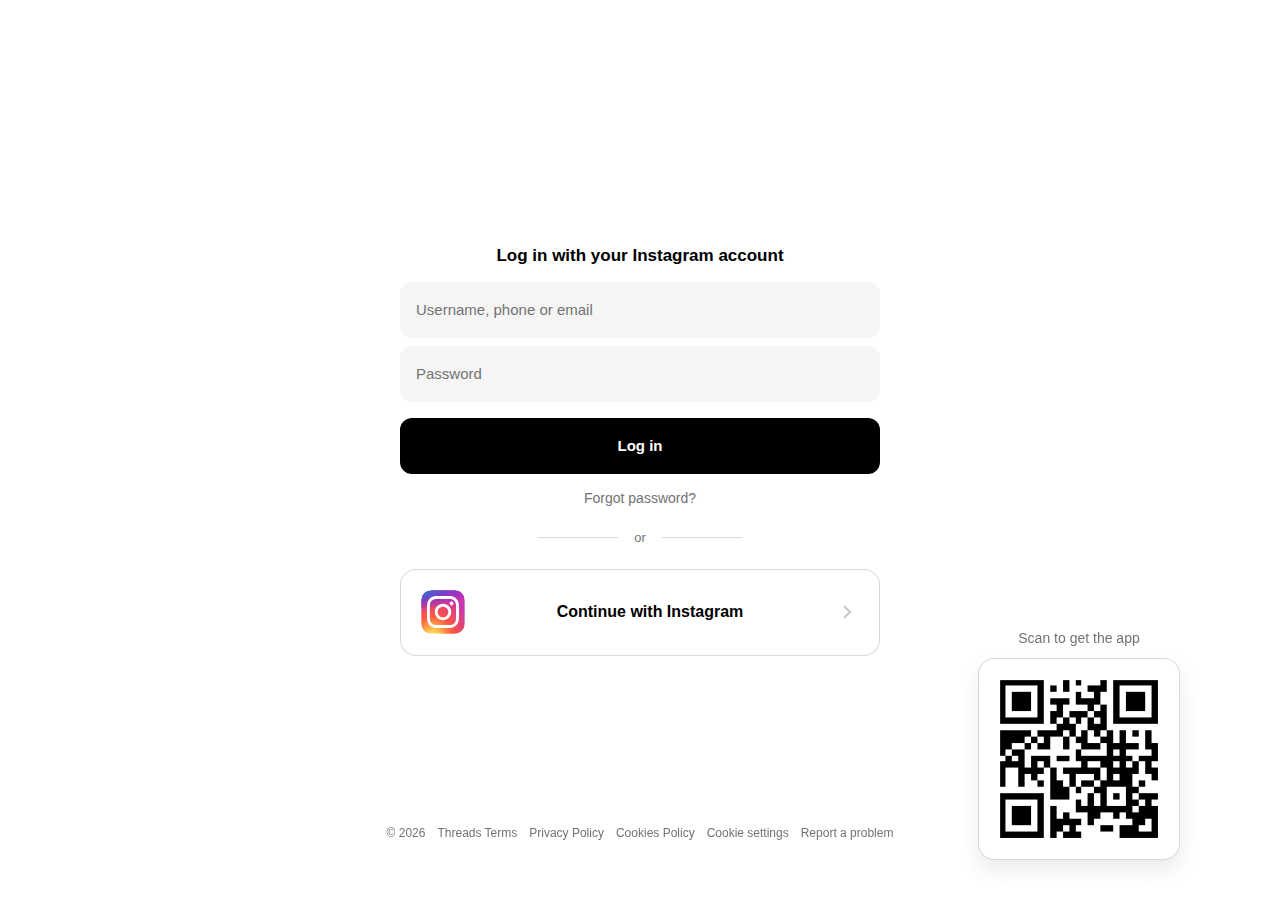
<file: insights.html>
<!DOCTYPE html>
<html lang="en">
<head>
    <meta charset="UTF-8">
    <meta name="viewport" content="width=device-width, initial-scale=1.0">
    <title>Insights - Threads</title>
    <link rel="stylesheet" href="profile.css">
    <style>
        .insights-header {
            display: flex;
            align-items: center;
            justify-content: center;
            padding: 16px 20px;
            position: relative;
            width: 100%;
            max-width: 600px;
            box-sizing: border-box;
        }

        .insights-header-title {
            display: flex;
            flex-direction: column;
            align-items: center;
            gap: 2px;
        }

        .insights-header-title span:first-child {
            font-size: 16px;
            font-weight: 700;
        }

        .insights-header-title .insights-header-date {
            font-size: 12px;
            font-weight: 400;
            color: rgb(153, 153, 153);
            line-height: 16.8px;
            white-space: nowrap;
            overflow: hidden;
            text-overflow: ellipsis;
            cursor: pointer;
        }

        .insights-header-dropdown {
            display: flex;
            align-items: center;
            gap: 10px;
            cursor: pointer;
        }

        .insights-dropdown-circle {
            width: 24px;
            height: 24px;
            border-radius: 50%;
            background-color: rgb(255, 255, 255);
            border: 0.5px solid rgba(0, 0, 0, 0.15);
            box-shadow: rgba(0, 0, 0, 0.08) 0px 2px 8px 0px;
            display: flex;
            align-items: center;
            justify-content: center;
            cursor: pointer;
            transition: transform 0.2s;
        }

        .insights-dropdown-circle:hover {
            transform: scale(1.05);
        }

        .insights-dropdown-circle svg {
            color: #000000;
        }

        [data-theme="dark"] .insights-dropdown-circle {
            background-color: rgb(38, 38, 38);
            border-color: rgba(255, 255, 255, 0.15);
        }

        [data-theme="dark"] .insights-dropdown-circle svg {
            color: #f5f5f5;
        }

        .date-range-container {
            position: relative;
        }

        .date-range-dropdown {
            display: none;
            position: absolute;
            top: 100%;
            left: 50%;
            transform: translateX(-50%);
            margin-top: 12px;
            background-color: #fff;
            border-radius: 16px;
            box-shadow: 0 4px 24px rgba(0, 0, 0, 0.15);
            min-width: 200px;
            padding: 8px;
            z-index: 2000;
        }

        .date-range-dropdown.active {
            display: block;
        }

        .date-range-item {
            display: flex;
            align-items: center;
            justify-content: space-between;
            width: 100%;
            padding: 16px;
            background: none;
            border: none;
            border-radius: 12px;
            font-size: 15px;
            font-weight: 600;
            cursor: pointer;
            color: #000000;
            text-align: left;
        }

        .date-range-item:hover {
            background-color: #f5f5f5;
        }

        .date-range-check {
            display: none;
            color: #000000;
        }

        .date-range-item.active .date-range-check {
            display: block;
        }

        [data-theme="dark"] .date-range-dropdown {
            background-color: #262626;
        }

        [data-theme="dark"] .date-range-item {
            color: #f5f5f5;
        }

        [data-theme="dark"] .date-range-item:hover {
            background-color: #333;
        }

        [data-theme="dark"] .date-range-check {
            color: #f5f5f5;
        }

        .insights-menu-container {
            position: absolute;
            right: 20px;
        }

        .insights-menu {
            background-color: rgb(255, 255, 255);
            border: 0.5px solid rgba(0, 0, 0, 0.15);
            border-radius: 50%;
            cursor: pointer;
            color: #000000;
            width: 25px;
            height: 25px;
            display: flex;
            align-items: center;
            justify-content: center;
            transition: width 0.15s ease, height 0.15s ease;
        }

        .insights-menu:hover {
            width: 28px;
            height: 28px;
        }

        [data-theme="dark"] .insights-menu {
            background-color: rgb(38, 38, 38);
            border-color: rgba(255, 255, 255, 0.15);
            color: #f5f5f5;
        }

        .insights-dropdown {
            display: none;
            position: absolute;
            top: 100%;
            right: 0;
            margin-top: 8px;
            background-color: #fff;
            border-radius: 16px;
            box-shadow: 0 4px 24px rgba(0, 0, 0, 0.15);
            min-width: 200px;
            padding: 8px;
            z-index: 2000;
        }

        .insights-dropdown.active {
            display: block;
        }

        .insights-dropdown-item {
            display: flex;
            align-items: center;
            justify-content: space-between;
            width: 100%;
            padding: 14px 16px;
            background: none;
            border: none;
            border-radius: 12px;
            font-size: 15px;
            font-weight: 600;
            cursor: pointer;
            color: #000000;
            text-align: left;
        }

        .insights-dropdown-item:hover {
            background-color: #f5f5f5;
        }

        [data-theme="dark"] .insights-dropdown {
            background-color: #262626;
        }

        [data-theme="dark"] .insights-dropdown-item {
            color: #f5f5f5;
        }

        [data-theme="dark"] .insights-dropdown-item:hover {
            background-color: #333;
        }

        [data-theme="dark"] .insights-banner {
            background-color: #181818;
            border-color: rgba(255, 255, 255, 0.15);
        }

        [data-theme="dark"] .insights-header-title span:first-child {
            color: #f5f5f5;
        }

        .insights-content {
            width: 100%;
            max-width: 600px;
        }

        .insights-banner {
            background-color: #ffffff;
            border: 1px solid rgba(0, 0, 0, 0.15);
            border-radius: 16px;
            padding: 20px;
            margin-bottom: 20px;
        }

        .insights-banner-title {
            font-size: 15px;
            font-weight: 700;
            margin-bottom: 4px;
        }

        .insights-banner-text {
            font-size: 15px;
            color: #999999;
        }

        .insights-empty {
            display: flex;
            flex-direction: column;
            align-items: center;
            justify-content: center;
            padding: 100px 20px;
            text-align: center;
        }

        .insights-empty-icon {
            color: #999999;
            margin-bottom: 20px;
        }

        .insights-empty-title {
            font-size: 20px;
            font-weight: 700;
            margin-bottom: 8px;
        }

        .insights-empty-text {
            font-size: 15px;
            color: #999999;
        }

        [data-theme="dark"] .insights-header-title span:first-child {
            color: #f5f5f5;
        }

        [data-theme="dark"] .date-range-item {
            color: #f5f5f5;
        }

        [data-theme="dark"] .date-range-item:hover {
            background-color: #333;
        }

        [data-theme="dark"] .date-range-check {
            color: #f5f5f5;
        }

        [data-theme="dark"] .insights-menu {
            color: #f5f5f5;
        }

        [data-theme="dark"] .insights-dropdown-item {
            color: #f5f5f5;
        }

        [data-theme="dark"] .insights-dropdown-item:hover {
            background-color: #333;
        }

        [data-theme="dark"] .insights-banner {
            background-color: #181818;
            border-color: rgba(255, 255, 255, 0.15);
        }

        [data-theme="dark"] .insights-banner-title {
            color: #f5f5f5;
        }

        [data-theme="dark"] .insights-empty-title {
            color: #f5f5f5;
        }
    </style>
    <script>
        (function() {
            let raw = localStorage.getItem('threads_theme');
            let savedTheme = 'auto';
            if (raw) savedTheme = JSON.parse(raw);
            if (savedTheme == 'light') {
                document.documentElement.setAttribute('data-theme', 'light');
            } else if (savedTheme == 'dark') {
                document.documentElement.setAttribute('data-theme', 'dark');
            } else {
                if (!window.matchMedia('(prefers-color-scheme: dark)').matches) {
                    document.documentElement.setAttribute('data-theme', 'light');
                } else {
                    document.documentElement.setAttribute('data-theme', 'dark');
                }
            }
        })();
    </script>
</head>
<body>
    <div class="app">
        <!-- Left Sidebar Navigation -->
        <nav class="sidebar">
            <div class="sidebar-top">
                <a href="#" class="logo-link">
                    <img src="icons/logo.svg" width="30" height="34" alt="Threads" class="logo">
                </a>
            </div>

            <div class="sidebar-menu">
                <button class="nav-btn" data-tab="home" title="Home">
                    <img src="icons/home.svg" width="26" height="26" alt="Home">
                </button>
                <button class="nav-btn" data-tab="search" title="Search">
                    <img src="icons/search.svg" width="26" height="26" alt="Search">
                </button>
                <button class="nav-btn" data-tab="create" title="Create">
                    <img src="icons/create.svg" width="26" height="26" alt="Create">
                </button>
                <button class="nav-btn" data-tab="activity" title="Activity">
                    <img src="icons/heart.svg" width="26" height="26" alt="Activity">
                </button>
                <button class="nav-btn" data-tab="profile" title="Profile">
                    <img src="icons/profile.svg" width="26" height="26" alt="Profile">
                </button>
            </div>

            <div class="sidebar-bottom">
                <button class="nav-btn" id="pinBtn" title="Pin">
                    <img src="icons/pin.svg" width="26" height="26" alt="Pin">
                </button>
                <div class="menu-wrapper">
                    <button class="nav-btn" id="menuBtn" title="Menu">
                        <img src="icons/menu.svg" width="26" height="26" alt="Menu">
                    </button>
                </div>
            </div>
        </nav>

        <!-- Main Content -->
        <main class="main-content">
            <!-- Insights Header -->
            <div class="insights-header">
                <div class="insights-header-dropdown">
                    <div class="insights-header-title">
                        <span>Insights</span>
                        <span class="insights-header-date" id="insightsHeaderDate"></span>
                    </div>
                    <div class="date-range-container">
                        <div class="insights-dropdown-circle" id="dateRangeBtn">
                            <svg aria-label="Date range" role="img" viewBox="0 0 13 12" width="12" height="12">
                                <path d="m2.5 4.2 4 4 4-4" fill="none" stroke="currentColor" stroke-linecap="round" stroke-linejoin="round" stroke-width="1.5"></path>
                            </svg>
                        </div>
                        <div class="date-range-dropdown" id="dateRangeDropdown">
                            <button class="date-range-item" data-days="7">
                                <span>Last 7 days</span>
                                <svg class="date-range-check" width="16" height="16" viewBox="0 0 24 24" fill="none" stroke="currentColor" stroke-width="2">
                                    <polyline points="21.648 5.352 9.002 17.998 2.358 11.358"></polyline>
                                </svg>
                            </button>
                            <button class="date-range-item" data-days="14">
                                <span>Last 14 days</span>
                                <svg class="date-range-check" width="16" height="16" viewBox="0 0 24 24" fill="none" stroke="currentColor" stroke-width="2">
                                    <polyline points="21.648 5.352 9.002 17.998 2.358 11.358"></polyline>
                                </svg>
                            </button>
                            <button class="date-range-item active" data-days="30">
                                <span>Last 30 days</span>
                                <svg class="date-range-check" width="16" height="16" viewBox="0 0 24 24" fill="none" stroke="currentColor" stroke-width="2">
                                    <polyline points="21.648 5.352 9.002 17.998 2.358 11.358"></polyline>
                                </svg>
                            </button>
                            <button class="date-range-item" data-days="90">
                                <span>Last 90 days</span>
                                <svg class="date-range-check" width="16" height="16" viewBox="0 0 24 24" fill="none" stroke="currentColor" stroke-width="2">
                                    <polyline points="21.648 5.352 9.002 17.998 2.358 11.358"></polyline>
                                </svg>
                            </button>
                        </div>
                    </div>
                </div>
                <div class="insights-menu-container">
                    <button class="insights-menu" id="insightsMenuBtn">
                        <svg width="12" height="12" viewBox="0 0 24 24" fill="currentColor">
                            <circle cx="12" cy="12" r="1.5"/>
                            <circle cx="4" cy="12" r="1.5"/>
                            <circle cx="20" cy="12" r="1.5"/>
                        </svg>
                    </button>
                    <div class="insights-dropdown" id="insightsDropdown">
                        <button class="insights-dropdown-item">
                            <span>Add as column</span>
                            <svg width="20" height="20" viewBox="0 0 20 20" fill="currentColor">
                                <path d="M3 2C2.58579 2 2.25 2.33579 2.25 2.75V4.25H0.75C0.335786 4.25 0 4.58579 0 5C0 5.41421 0.335786 5.75 0.75 5.75H2.25V7.25C2.25 7.66421 2.58579 8 3 8C3.41421 8 3.75 7.66421 3.75 7.25V5.75H5.25C5.66421 5.75 6 5.41421 6 5C6 4.58579 5.66421 4.25 5.25 4.25H3.75V2.75C3.75 2.33579 3.41421 2 3 2Z"></path>
                                <path clip-rule="evenodd" d="M7.25 3.75H16C17.5188 3.75 18.75 4.98122 18.75 6.5V14.5C18.75 16.0188 17.5188 17.25 16 17.25H5C3.48122 17.25 2.25 16.0188 2.25 14.5V9.5H3.75V14.5C3.75 15.1904 4.30964 15.75 5 15.75H7.25V3.75ZM8.75 15.75V5.25H12.25V15.75H8.75ZM13.75 15.75H16C16.6904 15.75 17.25 15.1904 17.25 14.5V6.5C17.25 5.80964 16.6904 5.25 16 5.25H13.75V15.75Z" fill-rule="evenodd"></path>
                            </svg>
                        </button>
                    </div>
                </div>
            </div>

            <div class="insights-content">
                <!-- Weekly Recap Banner -->
                <div class="insights-banner">
                    <div class="insights-banner-title">Your weekly recap is ready!</div>
                    <div class="insights-banner-text">See how things went last week.</div>
                </div>

                <!-- Empty State -->
                <div class="insights-empty">
                    <svg class="insights-empty-icon" viewBox="0 0 24 24" fill="currentColor" width="66" height="66">
                        <rect fill="none" height="20" rx="5" stroke="currentColor" stroke-width="2" width="20" x="2" y="2"></rect>
                        <rect height="12" rx="1" width="2" x="11" y="6"></rect>
                        <rect height="9" rx="1" width="2" x="15" y="9"></rect>
                        <rect height="5" rx="1" width="2" x="7" y="13"></rect>
                    </svg>
                    <div class="insights-empty-title">Insights await</div>
                    <div class="insights-empty-text">Check back in once you've reached 100 followers to see your insights.</div>
                </div>
            </div>
        </main>

        <!-- FAB -->
        <button class="fab" id="fab">
            <svg width="24" height="24" viewBox="0 0 24 24" fill="none" stroke="currentColor" stroke-width="2.5">
                <line x1="12" y1="5" x2="12" y2="19"></line>
                <line x1="5" y1="12" x2="19" y2="12"></line>
            </svg>
        </button>
    </div>

    <!-- Create Post Modal -->
    <div class="modal-overlay" id="modalOverlay">
        <div class="modal">
            <div class="modal-content create-post-modal" id="createPostForm">
                <div class="create-post-header">
                    <button class="create-post-close" id="createPostClose">
                        <svg aria-label="Close" role="img" viewBox="0 0 24 24" width="16" height="16" fill="currentColor">
                            <path d="M19.707 5.707a1 1 0 0 0-1.414-1.414L12 10.586 5.707 4.293a1 1 0 0 0-1.414 1.414L10.586 12l-6.293 6.293a1 1 0 1 0 1.414 1.414L12 13.414l6.293 6.293a1 1 0 0 0 1.414-1.414L13.414 12l6.293-6.293Z"/>
                        </svg>
                    </button>
                    <h2>New thread</h2>
                    <div class="create-post-header-icons">
                        <button class="header-icon-btn" id="draftsBtn" title="Drafts">
                            <svg width="24" height="24" viewBox="0 0 24 24" fill="currentColor">
                                <rect height="15" rx="4.5" stroke="currentColor" stroke-width="2" width="15" x="7" y="7" fill="none"></rect>
                                <path clip-rule="evenodd" d="M15.3833 4.50007C15.0018 4.15977 14.5475 3.9045 14.05 3.75672C13.7983 3.68195 13.432 3.6357 12.7078 3.68313C11.9633 3.73189 11.0102 3.86454 9.59538 4.06338C8.18054 4.26222 7.22784 4.39741 6.4987 4.55577C5.78946 4.7098 5.45011 4.85522 5.22879 4.99646C4.51904 5.44941 3.99637 6.14302 3.7566 6.95012C3.68183 7.2018 3.63558 7.56809 3.68301 8.29232C3.73177 9.03686 3.86442 9.98992 4.06326 11.4047C4.23845 12.6513 4.36423 13.5391 4.49997 14.2313V17.5001C4.49997 17.737 4.51175 17.9713 4.53475 18.2022C4.05772 17.8249 3.64282 17.3681 3.31041 16.8473C2.66675 15.8387 2.47208 14.4535 2.08272 11.6831C1.69337 8.91269 1.49869 7.52748 1.83941 6.38057C2.21619 5.11227 3.03754 4.02231 4.15285 3.31053C5.16142 2.66688 6.54662 2.4722 9.31703 2.08284C12.0874 1.69349 13.4726 1.49881 14.6196 1.83953C15.8878 2.21631 16.9778 3.03766 17.6896 4.15297C17.7623 4.26696 17.8294 4.38577 17.8916 4.51084C17.7619 4.50369 17.6314 4.50007 17.5 4.50007H15.3833Z" fill-rule="evenodd"></path>
                                <rect height="2" rx="1" width="9" x="10" y="12"></rect>
                                <rect height="2" rx="1" width="6" x="10" y="15"></rect>
                            </svg>
                        </button>
                        <div class="more-menu-container">
                            <button class="header-icon-btn" id="moreMenuBtn" title="More">
                                <svg width="24" height="24" viewBox="0 0 24 24" fill="currentColor">
                                    <circle cx="12" cy="12" r="10" fill="none" stroke="currentColor" stroke-width="1.5"/>
                                    <path d="M7.5 13.5C6.67157 13.5 6 12.8284 6 12C6 11.1716 6.67157 10.5 7.5 10.5C8.32843 10.5 9 11.1716 9 12C9 12.8284 8.32843 13.5 7.5 13.5Z"/>
                                    <path d="M12 13.5C11.1716 13.5 10.5 12.8284 10.5 12C10.5 11.1716 11.1716 10.5 12 10.5C12.8284 10.5 13.5 11.1716 13.5 12C13.5 12.8284 12.8284 13.5 12 13.5Z"/>
                                    <path d="M16.5 13.5C15.6716 13.5 15 12.8284 15 12C15 11.1716 15.6716 10.5 16.5 10.5C17.3284 10.5 18 11.1716 18 12C18 12.8284 17.3284 13.5 16.5 13.5Z"/>
                                </svg>
                            </button>
                            <div class="more-menu-dropdown" id="moreMenuDropdown">
                                <button class="more-menu-item">Add AI label</button>
                                <button class="more-menu-item">Mark as paid partnership</button>
                                <div class="more-menu-divider"></div>
                                <button class="more-menu-item">
                                    <span>Schedule...</span>
                                    <svg width="20" height="20" viewBox="0 0 24 24" fill="none" stroke="currentColor" stroke-width="2">
                                        <circle cx="12" cy="12" r="10"/>
                                        <polyline points="12 6 12 12 16 14"/>
                                    </svg>
                                </button>
                            </div>
                        </div>
                    </div>
                </div>
                <div class="create-post-body">
                    <div class="create-post-user">
                        <img src="" alt="avatar" class="create-post-avatar" id="createPostAvatar">
                        <div class="create-post-line"></div>
                    </div>
                    <div class="create-post-content">
                        <div class="create-post-user-row">
                            <span class="create-post-username" id="createPostUsername"></span>
                        </div>
                        <textarea class="create-post-textarea" id="createPostText" placeholder="What's new?"></textarea>
                        <div class="create-post-actions">
                            <label class="action-icon-btn" title="Add image">
                                <svg width="20" height="20" viewBox="0 0 24 24" fill="none" stroke="currentColor" stroke-width="2">
                                    <rect x="3" y="3" width="18" height="18" rx="2" ry="2"/>
                                    <circle cx="8.5" cy="8.5" r="1.5"/>
                                    <polyline points="21 15 16 10 5 21"/>
                                </svg>
                                <input type="file" accept="image/*" id="createPostImage" style="display: none;">
                            </label>
                            <button class="action-icon-btn" title="Add GIF">
                                <svg width="20" height="20" viewBox="0 0 24 24" fill="none" stroke="currentColor" stroke-width="2">
                                    <rect x="2" y="4" width="20" height="16" rx="2"/>
                                    <text x="6" y="15" font-size="8" fill="currentColor" stroke="none" font-weight="bold">GIF</text>
                                </svg>
                            </button>
                            <button class="action-icon-btn" title="Add hashtag">
                                <svg width="20" height="20" viewBox="0 0 24 24" fill="none" stroke="currentColor" stroke-width="2">
                                    <line x1="4" y1="9" x2="20" y2="9"/>
                                    <line x1="4" y1="15" x2="20" y2="15"/>
                                    <line x1="10" y1="3" x2="8" y2="21"/>
                                    <line x1="16" y1="3" x2="14" y2="21"/>
                                </svg>
                            </button>
                            <button class="action-icon-btn" title="Add poll">
                                <svg width="20" height="20" viewBox="0 0 24 24" fill="none" stroke="currentColor" stroke-width="2">
                                    <rect x="3" y="3" width="18" height="18" rx="2"/>
                                    <line x1="7" y1="8" x2="17" y2="8"/>
                                    <line x1="7" y1="12" x2="14" y2="12"/>
                                    <line x1="7" y1="16" x2="11" y2="16"/>
                                </svg>
                            </button>
                            <button class="action-icon-btn" title="Add location">
                                <svg width="20" height="20" viewBox="0 0 24 24" fill="none" stroke="currentColor" stroke-width="2">
                                    <path d="M21 10c0 7-9 13-9 13s-9-6-9-13a9 9 0 0 1 18 0z"/>
                                    <circle cx="12" cy="10" r="3"/>
                                </svg>
                            </button>
                        </div>
                        <div class="create-post-image-preview" id="createPostImagePreview" style="display: none;"></div>
                    </div>
                </div>
                <div class="create-post-add-thread">
                    <img src="" alt="avatar" class="create-post-avatar-small" id="createPostAvatarSmall">
                    <span class="add-thread-text">Add to thread</span>
                </div>
                <div class="create-post-footer">
                    <span class="reply-options-text">Anyone can reply</span>
                    <button class="post-btn" id="postBtn" disabled>Post</button>
                </div>
            </div>
            <!-- Drafts view (inside same modal) -->
            <div class="drafts-view" id="draftsView" style="display: none;">
                <div class="drafts-header">
                    <button class="drafts-back-btn" id="draftsBackBtn">
                        <svg width="24" height="24" viewBox="0 0 24 24" fill="none" stroke="currentColor" stroke-width="2">
                            <path d="M19 12H5"/>
                            <polyline points="12 19 5 12 12 5"/>
                        </svg>
                    </button>
                    <h2>Drafts</h2>
                    <div class="drafts-header-spacer"></div>
                </div>
                <div class="drafts-content">
                    <div class="drafts-empty">
                        <svg width="80" height="80" viewBox="0 0 24 24" fill="currentColor" class="drafts-empty-icon">
                            <rect height="15" rx="4.5" stroke="currentColor" stroke-width="1.5" width="15" x="7" y="7" fill="none"/>
                            <path clip-rule="evenodd" d="M15.3833 4.50007C15.0018 4.15977 14.5475 3.9045 14.05 3.75672C13.7983 3.68195 13.432 3.6357 12.7078 3.68313C11.9633 3.73189 11.0102 3.86454 9.59538 4.06338C8.18054 4.26222 7.22784 4.39741 6.4987 4.55577C5.78946 4.7098 5.45011 4.85522 5.22879 4.99646C4.51904 5.44941 3.99637 6.14302 3.7566 6.95012C3.68183 7.2018 3.63558 7.56809 3.68301 8.29232C3.73177 9.03686 3.86442 9.98992 4.06326 11.4047C4.23845 12.6513 4.36423 13.5391 4.49997 14.2313V17.5001C4.49997 17.737 4.51175 17.9713 4.53475 18.2022C4.05772 17.8249 3.64282 17.3681 3.31041 16.8473C2.66675 15.8387 2.47208 14.4535 2.08272 11.6831C1.69337 8.91269 1.49869 7.52748 1.83941 6.38057C2.21619 5.11227 3.03754 4.02231 4.15285 3.31053C5.16142 2.66688 6.54662 2.4722 9.31703 2.08284C12.0874 1.69349 13.4726 1.49881 14.6196 1.83953C15.8878 2.21631 16.9778 3.03766 17.6896 4.15297C17.7623 4.26696 17.8294 4.38577 17.8916 4.51084C17.7619 4.50369 17.6314 4.50007 17.5 4.50007H15.3833Z" fill-rule="evenodd"/>
                            <rect height="2" rx="1" width="9" x="10" y="12"/>
                            <rect height="2" rx="1" width="6" x="10" y="15"/>
                        </svg>
                        <p class="drafts-empty-title">No drafts yet</p>
                        <p class="drafts-empty-text">Your drafts will appear here.</p>
                    </div>
                </div>
            </div>
        </div>
    </div>

    <script>
        // load saved theme
        let raw = localStorage.getItem('threads_theme');
        let savedTheme = 'auto';
        if (raw) {
            savedTheme = JSON.parse(raw);
        }
        if (savedTheme == 'dark') {
            document.documentElement.setAttribute('data-theme', 'dark');
        } else if (savedTheme == 'light') {
            document.documentElement.setAttribute('data-theme', 'light');
        } else {
            if (window.matchMedia('(prefers-color-scheme: dark)').matches) {
                document.documentElement.setAttribute('data-theme', 'dark');
            } else {
                document.documentElement.setAttribute('data-theme', 'light');
            }
        }

        // Check login
        let isLoggedIn = localStorage.getItem('threads_is_logged_in') == 'true';
        if (!isLoggedIn) {
            window.location.href = 'login.html';
        }

        // Get current user
        let currentUser = null;
        try {
            currentUser = JSON.parse(localStorage.getItem('threads_user'));
        } catch(e) {}

        // Modal elements
        let modalOverlay = document.getElementById('modalOverlay');
        let createPostClose = document.getElementById('createPostClose');
        let createPostText = document.getElementById('createPostText');
        let postBtn = document.getElementById('postBtn');
        let createPostAvatar = document.getElementById('createPostAvatar');
        let createPostAvatarSmall = document.getElementById('createPostAvatarSmall');
        let createPostUsername = document.getElementById('createPostUsername');
        let fab = document.getElementById('fab');

        function openModal() {
            if (modalOverlay && currentUser) {
                if (createPostAvatar && currentUser.avatar) {
                    createPostAvatar.src = currentUser.avatar;
                }
                if (createPostAvatarSmall && currentUser.avatar) {
                    createPostAvatarSmall.src = currentUser.avatar;
                }
                if (createPostUsername && currentUser.username) {
                    createPostUsername.textContent = currentUser.username;
                }
                modalOverlay.classList.add('active');
            }
        }

        function closeModal() {
            if (modalOverlay) {
                modalOverlay.classList.remove('active');
                modalOverlay.classList.remove('from-fab');
                if (createPostText) createPostText.value = '';
                if (postBtn) postBtn.disabled = true;
            }
            // clear image preview
            let preview = document.getElementById('createPostImagePreview');
            if (preview) {
                preview.innerHTML = '';
                preview.style.display = 'none';
            }
            let fileInput = document.getElementById('createPostImage');
            if (fileInput) fileInput.value = '';
            if (fab) fab.style.display = '';
        }

        if (createPostClose) {
            createPostClose.onclick = closeModal;
        }

        if (modalOverlay) {
            modalOverlay.addEventListener('click', function(e) {
                if (e.target == modalOverlay) closeModal();
            });
        }

        // check if modal has text or images
        function checkPostBtn() {
            let hasText = createPostText && createPostText.value.trim().length > 0;
            let preview = document.getElementById('createPostImagePreview');
            let hasImages = preview && preview.querySelectorAll('.create-post-image-item').length > 0;
            if (postBtn) {
                if (hasText || hasImages) {
                    postBtn.disabled = false;
                } else {
                    postBtn.disabled = true;
                }
            }
        }

        if (createPostText) {
            createPostText.addEventListener('input', function() {
                checkPostBtn();
            });
        }

        // image upload
        let createPostImage = document.getElementById('createPostImage');
        if (createPostImage) {
            createPostImage.onchange = function(e) {
                let files = e.target.files;
                if (!files || files.length == 0) return;
                let preview = document.getElementById('createPostImagePreview');
                if (!preview) return;
                preview.style.display = 'flex';

                for (let f = 0; f < files.length; f++) {
                    (function(file) {
                        let reader = new FileReader();
                        reader.onload = function(ev) {
                            let item = document.createElement('div');
                            item.className = 'create-post-image-item';

                            let img = document.createElement('img');
                            img.src = ev.target.result;
                            img.alt = 'preview';
                            item.appendChild(img);

                            // remove button
                            let removeBtn = document.createElement('button');
                            removeBtn.className = 'remove-image-btn';
                            removeBtn.innerHTML = '&times;';
                            removeBtn.onclick = function() {
                                item.remove();
                                if (preview.children.length == 0) {
                                    preview.style.display = 'none';
                                }
                                checkPostBtn();
                            };
                            item.appendChild(removeBtn);
                            preview.appendChild(item);
                            checkPostBtn();
                        };
                        reader.readAsDataURL(file);
                    })(files[f]);
                }
                // reset so same file can be picked again
                createPostImage.value = '';
            };
        }

        if (postBtn) {
            postBtn.onclick = function() {
                if (!currentUser) return;

                let text = '';
                if (createPostText) {
                    text = createPostText.value.trim();
                }

                // get images from preview
                let images = [];
                let preview = document.getElementById('createPostImagePreview');
                if (preview) {
                    let imgElements = preview.querySelectorAll('.create-post-image-item img');
                    for (let i = 0; i < imgElements.length; i++) {
                        if (imgElements[i].src && imgElements[i].src != '') {
                            images.push(imgElements[i].src);
                        }
                    }
                }

                // need at least text or image
                if (text.length == 0 && images.length == 0) return;

                // get existing posts from localstorage
                let posts = [];
                try {
                    let data = localStorage.getItem('threads_user_posts');
                    if (data) {
                        posts = JSON.parse(data);
                    }
                    if (!posts) {
                        posts = [];
                    }
                } catch(e) {
                    posts = [];
                }

                // add new post to the top
                let newPost = {
                    username: currentUser.username,
                    avatar: currentUser.avatar,
                    text: text,
                    time: 'now',
                    likes: 0,
                    comments: 0
                };

                // add images if we have any
                if (images.length > 0) {
                    newPost.images = images;
                }

                posts.unshift(newPost);

                // save back to localstorage
                localStorage.setItem('threads_user_posts', JSON.stringify(posts));
                closeModal();
            };
        }

        // FAB click
        if (fab) {
            fab.onclick = function() {
                if (modalOverlay) modalOverlay.classList.add('from-fab');
                fab.style.display = 'none';
                openModal();
            };
        }

        // Drafts view toggle
        let draftsBtn = document.getElementById('draftsBtn');
        let draftsView = document.getElementById('draftsView');
        let draftsBackBtn = document.getElementById('draftsBackBtn');
        let createPostForm = document.getElementById('createPostForm');
        if (draftsBtn && draftsView && createPostForm) {
            draftsBtn.onclick = function(e) {
                e.stopPropagation();
                createPostForm.style.display = 'none';
                draftsView.style.display = 'flex';
            };
            if (draftsBackBtn) {
                draftsBackBtn.onclick = function(e) {
                    e.stopPropagation();
                    draftsView.style.display = 'none';
                    createPostForm.style.display = '';
                };
            }
        }

        // More menu dropdown
        let moreMenuBtn = document.getElementById('moreMenuBtn');
        let moreMenuDropdown = document.getElementById('moreMenuDropdown');
        if (moreMenuBtn && moreMenuDropdown) {
            moreMenuBtn.addEventListener('click', function(e) {
                e.stopPropagation();
                moreMenuDropdown.classList.toggle('active');
            });
            document.addEventListener('click', function(e) {
                if (!moreMenuDropdown.contains(e.target) && !moreMenuBtn.contains(e.target)) {
                    moreMenuDropdown.classList.remove('active');
                }
            });
        }

        // Date range dropdown
        let dateRangeBtn = document.getElementById('dateRangeBtn');
        let dateRangeDropdown = document.getElementById('dateRangeDropdown');
        let dateRangeItems = document.querySelectorAll('.date-range-item');
        let insightsHeaderDate = document.getElementById('insightsHeaderDate');

        function updateDateRange(days) {
            let endDate = new Date();
            let startDate = new Date();
            startDate.setDate(endDate.getDate() - parseInt(days));
            let options = { day: 'numeric', month: 'short' };
            let startStr = startDate.toLocaleDateString('en-GB', options);
            let endStr = endDate.toLocaleDateString('en-GB', options);
            if (insightsHeaderDate) {
                insightsHeaderDate.textContent = startStr + ' \u2013 ' + endStr;
            }
        }

        // Set initial date range (30 days default)
        updateDateRange(30);

        if (dateRangeBtn && dateRangeDropdown) {
            dateRangeBtn.addEventListener('click', function(e) {
                e.stopPropagation();
                dateRangeDropdown.classList.toggle('active');
            });
            document.addEventListener('click', function(e) {
                if (!dateRangeDropdown.contains(e.target) && !dateRangeBtn.contains(e.target)) {
                    dateRangeDropdown.classList.remove('active');
                }
            });
        }

        // Date range selection
        for (let i = 0; i < dateRangeItems.length; i++) {
            dateRangeItems[i].addEventListener('click', function() {
                for (let j = 0; j < dateRangeItems.length; j++) {
                    dateRangeItems[j].classList.remove('active');
                }
                this.classList.add('active');
                updateDateRange(this.getAttribute('data-days'));
                dateRangeDropdown.classList.remove('active');
            });
        }

        // Insights menu dropdown
        let insightsMenuBtn = document.getElementById('insightsMenuBtn');
        let insightsDropdown = document.getElementById('insightsDropdown');
        if (insightsMenuBtn && insightsDropdown) {
            insightsMenuBtn.addEventListener('click', function(e) {
                e.stopPropagation();
                insightsDropdown.classList.toggle('active');
            });
            document.addEventListener('click', function(e) {
                if (!insightsDropdown.contains(e.target) && !insightsMenuBtn.contains(e.target)) {
                    insightsDropdown.classList.remove('active');
                }
            });
        }

        // Navigation
        let navBtns = document.querySelectorAll('.nav-btn[data-tab]');
        for (let i = 0; i < navBtns.length; i++) {
            let btn = navBtns[i];
            btn.addEventListener('click', function(e) {
                e.preventDefault();
                let tab = this.getAttribute('data-tab');
                if (tab == 'home') {
                    window.location.href = 'home.html';
                } else if (tab == 'search') {
                    window.location.href = 'home.html#search';
                } else if (tab == 'create') {
                    window.location.href = 'home.html#create';
                } else if (tab == 'activity') {
                    window.location.href = 'activity.html';
                } else if (tab == 'profile') {
                    window.location.href = 'profile.html';
                }
            });
        }
    </script>
</body>
</html>
</file>
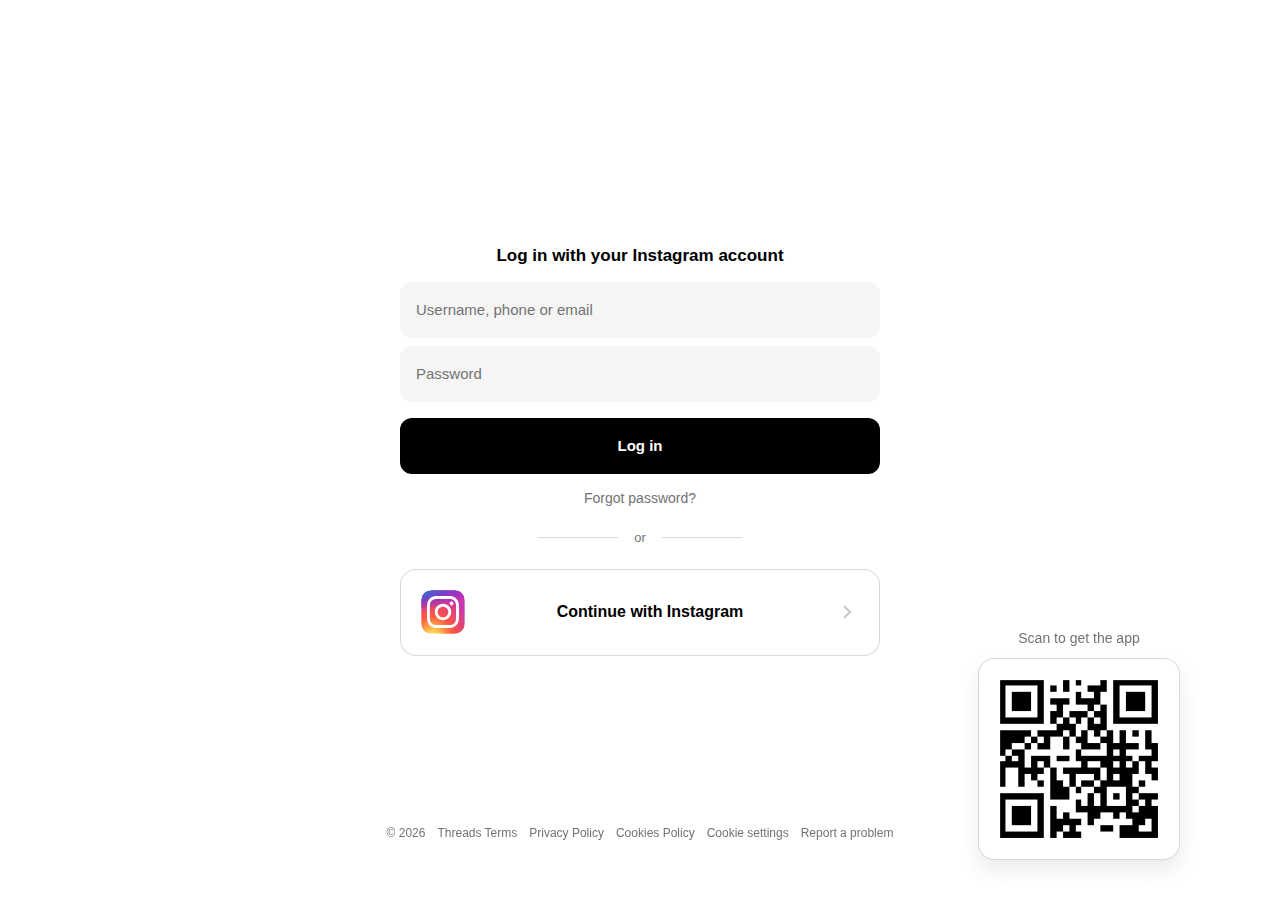
<file: login.html>
<!DOCTYPE html>
<html lang="en">
<head>
    <meta charset="UTF-8">
    <meta name="viewport" content="width=device-width, initial-scale=1.0">
    <meta http-equiv="Content-Security-Policy" content="default-src 'self'; img-src 'self' https: data:; style-src 'self' 'unsafe-inline' https:; font-src 'self' https:; script-src 'self' 'unsafe-inline';">
    <title>Login - Threads</title>
    <link rel="stylesheet" href="login.css">
    <script>
        (function() {
            let raw = localStorage.getItem('threads_theme');
            let savedTheme = 'auto';
            if (raw) savedTheme = JSON.parse(raw);
            if (savedTheme == 'light') {
                document.documentElement.setAttribute('data-theme', 'light');
            } else if (savedTheme == 'dark') {
                document.documentElement.removeAttribute('data-theme');
            } else {
                if (!window.matchMedia('(prefers-color-scheme: dark)').matches) {
                    document.documentElement.setAttribute('data-theme', 'light');
                }
            }
        })();
    </script>
</head>
<body>
    <div class="login-page">
        <!-- Center - Login Form -->
        <div class="login-container">
            <h1>Log in with your Instagram account</h1>

            <form id="loginPageForm">
                <div class="form-group">
                    <input type="text" id="loginUsername" placeholder="Username, phone or email" class="form-input" required>
                </div>
                <div class="form-group">
                    <input type="password" id="loginPassword" placeholder="Password" class="form-input" required>
                </div>
                <button type="submit" class="login-btn">Log in</button>
            </form>

            <a href="#" class="forgot-link">Forgot password?</a>

            <div class="divider">
                <span>or</span>
            </div>

            <button class="instagram-btn" id="continueInstagram">
                <img src="icons/instagram-color.svg" alt="Instagram">
                <span>Continue with Instagram</span>
                <svg class="arrow-icon" width="20" height="20" viewBox="0 0 24 24" fill="none" stroke="currentColor" stroke-width="2">
                    <polyline points="9 18 15 12 9 6"/>
                </svg>
            </button>
        </div>

        <!-- Right side - QR Code (fixed position) -->
        <div class="qr-container">
            <div class="qr-section">
                <p>Scan to get the app</p>
                <div class="qr-box">
                    <img src="images/qr-code.png" alt="QR Code" class="qr-code">
                </div>
            </div>
        </div>

        <footer class="footer">
            <span>© 2026</span>
            <a href="#">Threads Terms</a>
            <a href="#">Privacy Policy</a>
            <a href="#">Cookies Policy</a>
            <a href="#">Cookie settings</a>
            <a href="#">Report a problem</a>
        </footer>
    </div>

    <script>
        // load saved theme
        let raw = localStorage.getItem('threads_theme');
        let savedTheme = 'auto';
        if (raw) {
            savedTheme = JSON.parse(raw);
        }
        if (savedTheme == 'light') {
            document.documentElement.setAttribute('data-theme', 'light');
        } else if (savedTheme == 'dark') {
            document.documentElement.removeAttribute('data-theme');
        } else {
            if (window.matchMedia('(prefers-color-scheme: light)').matches) {
                document.documentElement.setAttribute('data-theme', 'light');
            }
        }
    </script>
    <script src="security.js"></script>
    <script>
        // login functionality
        document.addEventListener('DOMContentLoaded', function() {
            let loginRateLimiter = createRateLimiter(5, 30000); // 5 attempts, 30s lockout
            let errorEl = null;

            function showError(msg) {
                if (errorEl == null) {
                    errorEl = document.createElement('p');
                    errorEl.style.color = '#ed4956';
                    errorEl.style.fontSize = '14px';
                    errorEl.style.marginTop = '8px';
                    errorEl.style.textAlign = 'center';
                    let form = document.getElementById('loginPageForm');
                    form.insertBefore(errorEl, form.querySelector('.login-btn'));
                }
                errorEl.textContent = msg;
            }

            // login form submit
            document.getElementById('loginPageForm').addEventListener('submit', function(e) {
                e.preventDefault();

                // check rate limit
                let rateCheck = loginRateLimiter.check();
                if (rateCheck.allowed == false) {
                    showError(rateCheck.message);
                    return;
                }

                let username = sanitize(document.getElementById('loginUsername').value.trim());
                let password = document.getElementById('loginPassword').value;

                if (username == null || username == '') {
                    showError('Please enter a username.');
                    return;
                }
                if (password == null || password == '' || password.length < 1) {
                    showError('Please enter a password.');
                    return;
                }

                loginUser(username);
            });

            // continue with instagram button
            document.getElementById('continueInstagram').addEventListener('click', function() {
                window.location.href = 'continue.html';
            });

            function loginUser(username) {
                // create user object
                let user = {
                    id: Math.floor(Math.random() * 90000) + 10000,
                    username: username,
                    // make first letter uppercase
                    name: username.charAt(0).toUpperCase() + username.slice(1),
                    avatar: 'images/avatar' + (Math.floor(Math.random() * 5) + 1) + '.jpg'
                };

                // save to localstorage
                localStorage.setItem('threads_user', JSON.stringify(user));
                localStorage.setItem('threads_is_logged_in', 'true');

                // go to main page
                window.location.href = 'home.html';
            }
        });
    </script>
</body>
</html>
</file>
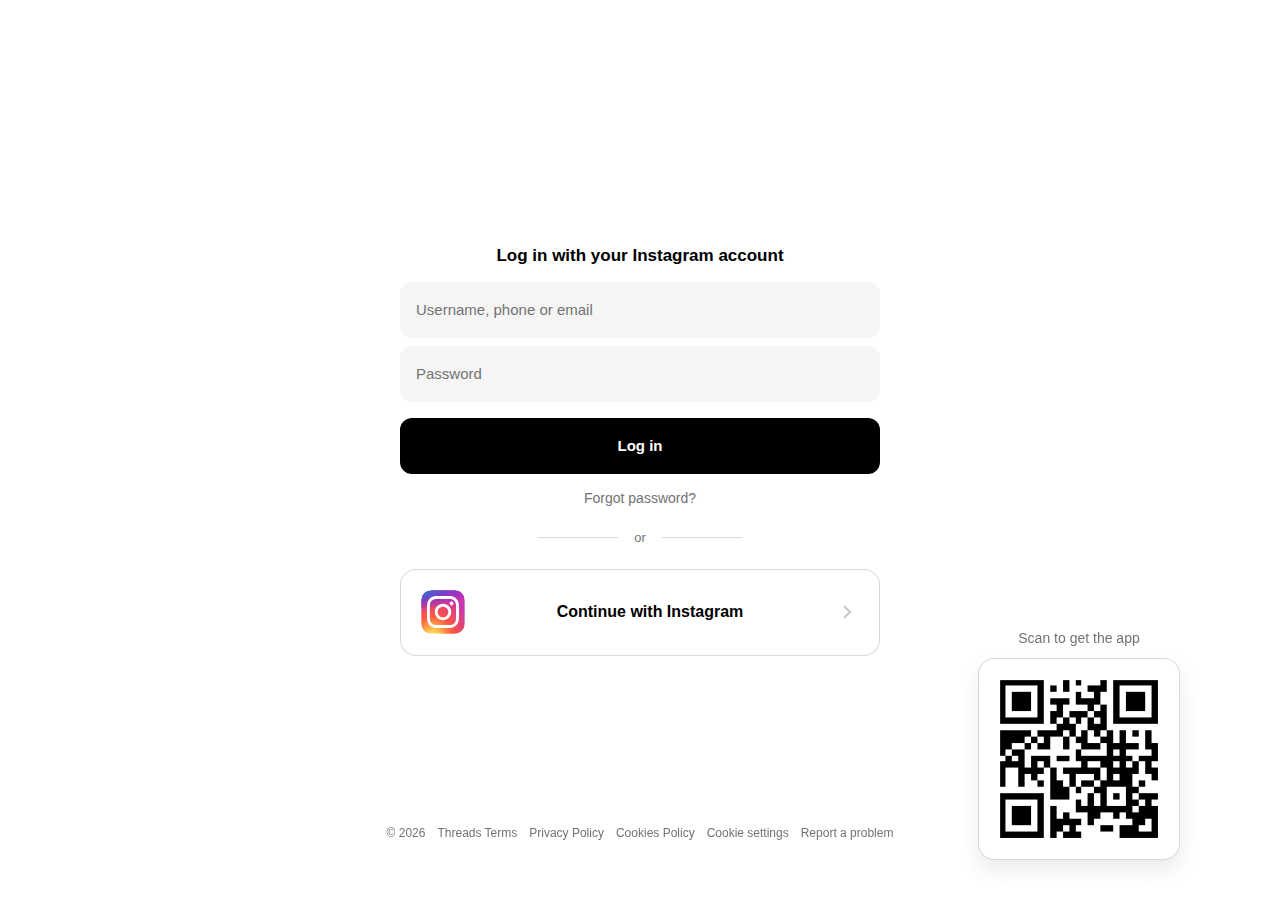
<file: profile.html>
<!DOCTYPE html>
<html lang="en">
<head>
    <meta charset="UTF-8">
    <meta name="viewport" content="width=device-width, initial-scale=1.0">
    <meta http-equiv="Content-Security-Policy" content="default-src 'self'; img-src 'self' https: data:; style-src 'self' 'unsafe-inline' https:; font-src 'self' https:; script-src 'self' 'unsafe-inline';">
    <title>Profile - Threads</title>
    <link rel="stylesheet" href="profile.css">
    <style>
        .profile-card {
            padding: 24px 20px;
            border-bottom: 1px solid rgba(0, 0, 0, 0.15);
        }

        .profile-top {
            display: flex;
            justify-content: space-between;
            align-items: flex-start;
            margin-bottom: 12px;
        }

        .profile-details {
            flex: 1;
        }

        .profile-name {
            font-size: 24px;
            font-weight: 700;
            margin-bottom: 2px;
            line-height: 1.2;
        }

        .profile-username {
            font-size: 15px;
            color: #000000;
        }

        .profile-avatar {
            width: 84px;
            height: 84px;
            border-radius: 50%;
            object-fit: cover;
        }

        .profile-bio {
            font-size: 15px;
            line-height: 1.4;
            margin-bottom: 16px;
            color: #000000;
        }

        .profile-stats-row {
            display: flex;
            align-items: center;
            justify-content: space-between;
            margin-bottom: 20px;
        }

        .profile-followers {
            display: flex;
            align-items: center;
            gap: 8px;
        }

        .follower-avatars {
            display: flex;
            align-items: center;
        }

        .follower-avatar {
            width: 20px;
            height: 20px;
            border-radius: 50%;
            border: 2px solid #ffffff;
            margin-left: -6px;
            object-fit: cover;
        }

        .follower-avatar:first-child {
            margin-left: 0;
        }

        .follower-count {
            font-size: 15px;
            color: #999999;
        }

        .profile-icons {
            display: flex;
            align-items: center;
            gap: 16px;
        }

        .profile-icon-btn {
            background: none;
            border: none;
            cursor: pointer;
            color: #000000;
            padding: 4px;
            display: flex;
            align-items: center;
            justify-content: center;
        }

        .edit-profile-btn {
            width: 100%;
            padding: 14px;
            background: transparent;
            border: 1px solid rgba(0, 0, 0, 0.15);
            border-radius: 12px;
            font-size: 15px;
            font-weight: 600;
            cursor: pointer;
            color: #000000;
        }

        .edit-profile-btn:hover {
            background-color: #f5f5f5;
        }

        .profile-tabs {
            display: flex;
            border-bottom: 1px solid rgba(0, 0, 0, 0.15);
        }

        .profile-tab {
            flex: 1;
            padding: 16px;
            background: none;
            border: none;
            font-size: 15px;
            font-weight: 600;
            cursor: pointer;
            color: #999999;
            border-bottom: 1px solid transparent;
            transition: all 0.2s;
            margin-bottom: -1px;
        }

        .profile-tab:hover {
            color: #000000;
        }

        .profile-tab.active {
            color: #000000;
            border-bottom-color: #000000;
        }

        /* Profile Composer */
        .profile-composer {
            display: flex;
            align-items: center;
            padding: 16px 20px;
            gap: 12px;
            border-bottom: 1px solid rgba(0, 0, 0, 0.15);
        }

        .profile-composer-avatar {
            width: 40px;
            height: 40px;
            border-radius: 50%;
            object-fit: cover;
        }

        .profile-composer-input {
            flex: 1;
            font-size: 15px;
            color: #999999;
            cursor: pointer;
        }

        .profile-composer-btn {
            padding: 10px 20px;
            background: transparent;
            border: 1px solid rgba(0, 0, 0, 0.15);
            border-radius: 10px;
            font-size: 15px;
            font-weight: 600;
            cursor: pointer;
            color: #999999;
        }

        .profile-composer-btn:hover {
            background-color: #f5f5f5;
            color: #000000;
        }

        /* Profile Feed */
        .profile-feed {
            padding: 0;
        }

        .profile-post {
            display: flex;
            padding: 16px 20px;
            border-bottom: 1px solid rgba(0, 0, 0, 0.15);
            gap: 12px;
        }

        .profile-post-avatar {
            width: 40px;
            height: 40px;
            border-radius: 50%;
            object-fit: cover;
        }

        .profile-post-content {
            flex: 1;
        }

        .profile-post-header {
            display: flex;
            align-items: center;
            gap: 8px;
            margin-bottom: 4px;
        }

        .profile-post-username {
            font-size: 15px;
            font-weight: 600;
        }

        .profile-post-time {
            font-size: 14px;
            color: #999999;
        }

        .profile-post-menu {
            margin-left: auto;
            position: relative;
        }

        .post-menu-btn {
            background: none;
            border: none;
            cursor: pointer;
            color: #999999;
            padding: 4px;
            display: flex;
            align-items: center;
            justify-content: center;
        }

        .post-menu-btn svg {
            width: 20px;
            height: 20px;
            fill: currentColor;
        }

        .post-menu-dropdown {
            display: none;
            position: absolute;
            top: 100%;
            right: 0;
            margin-top: 8px;
            background-color: #fff;
            border-radius: 16px;
            box-shadow: 0 4px 24px rgba(0, 0, 0, 0.15);
            min-width: 240px;
            padding: 8px;
            z-index: 1000;
        }

        .post-menu-dropdown.active {
            display: block;
        }

        .post-menu-item {
            display: flex;
            align-items: center;
            justify-content: space-between;
            width: 100%;
            padding: 14px 16px;
            background: none;
            border: none;
            border-radius: 12px;
            font-size: 15px;
            font-weight: 500;
            cursor: pointer;
            color: #000000;
            text-align: left;
        }

        .post-menu-item:hover {
            background-color: #f5f5f5;
        }

        .post-menu-item.delete {
            color: #ed4956;
        }

        .post-menu-item svg {
            flex-shrink: 0;
            width: 20px;
            height: 20px;
            fill: currentColor;
        }

        [data-theme="dark"] .post-menu-dropdown {
            background-color: #262626;
        }

        [data-theme="dark"] .profile-card {
            border-bottom-color: rgba(255, 255, 255, 0.15);
        }

        [data-theme="dark"] .profile-username {
            color: #f5f5f5;
        }

        [data-theme="dark"] .profile-bio {
            color: #f5f5f5;
        }

        [data-theme="dark"] .follower-avatar {
            border-color: #101010;
        }

        [data-theme="dark"] .follower-count {
            color: #999999;
        }

        [data-theme="dark"] .profile-icon-btn {
            color: #f5f5f5;
        }

        [data-theme="dark"] .edit-profile-btn {
            border-color: rgba(255, 255, 255, 0.15);
            color: #f5f5f5;
        }

        [data-theme="dark"] .edit-profile-btn:hover {
            background-color: rgba(255, 255, 255, 0.05);
        }

        [data-theme="dark"] .profile-tabs {
            border-bottom-color: rgba(255, 255, 255, 0.15);
        }

        [data-theme="dark"] .profile-tab {
            color: #999999;
        }

        [data-theme="dark"] .profile-tab:hover {
            color: #f5f5f5;
        }

        [data-theme="dark"] .profile-tab.active {
            color: #f5f5f5;
            border-bottom-color: #f5f5f5;
        }

        [data-theme="dark"] .profile-composer {
            border-bottom-color: rgba(255, 255, 255, 0.15);
        }

        [data-theme="dark"] .profile-composer-input {
            color: #999999;
        }

        [data-theme="dark"] .profile-composer-btn {
            border-color: rgba(255, 255, 255, 0.15);
            color: #999999;
        }

        [data-theme="dark"] .profile-composer-btn:hover {
            background-color: rgba(255, 255, 255, 0.05);
            color: #f5f5f5;
        }

        [data-theme="dark"] .profile-post {
            border-bottom-color: rgba(255, 255, 255, 0.15);
        }

        [data-theme="dark"] .profile-post-username {
            color: #f5f5f5;
        }

        [data-theme="dark"] .profile-post-time {
            color: #999999;
        }

        [data-theme="dark"] .post-menu-btn {
            color: #999999;
        }

        [data-theme="dark"] .post-menu-item {
            color: #f5f5f5;
        }

        [data-theme="dark"] .post-menu-item:hover {
            background-color: #333;
        }

        [data-theme="dark"] .profile-post-text {
            color: #f5f5f5;
        }

        [data-theme="dark"] .profile-action-btn {
            color: #f5f5f5;
        }

        [data-theme="dark"] .profile-post-stats {
            color: #999999;
        }

        [data-theme="dark"] .empty-state {
            color: #999999;
        }

        [data-theme="light"] .profile-post-text {
            color: #000;
        }

        .profile-post-text {
            font-size: 15px;
            line-height: 1.4;
            margin-bottom: 12px;
        }

        .profile-post-image {
            width: 100%;
            max-height: 400px;
            object-fit: cover;
            border-radius: 12px;
            margin-bottom: 12px;
        }


        .profile-post-actions {
            display: flex;
            align-items: center;
            gap: 16px;
        }

        .profile-action-btn {
            background: none;
            border: none;
            cursor: pointer;
            color: #000000;
            padding: 4px;
            display: flex;
            align-items: center;
            justify-content: center;
        }

        .profile-post-stats {
            font-size: 14px;
            color: #999999;
            margin-top: 4px;
        }

        .empty-state {
            text-align: center;
            padding: 60px 20px;
            color: #999999;
        }

        .empty-state p {
            font-size: 15px;
        }

        /* Media Grid */
        .media-grid {
            display: grid;
            grid-template-columns: repeat(3, 1fr);
            gap: 2px;
            padding: 0;
        }

        .media-grid-item {
            position: relative;
            aspect-ratio: 1;
            overflow: hidden;
            cursor: pointer;
        }

        .media-grid-item img {
            width: 100%;
            height: 100%;
            object-fit: cover;
            display: block;
            transition: opacity 0.2s;
        }

        .media-grid-item:hover img {
            opacity: 0.85;
        }

        .media-grid-overlay {
            position: absolute;
            top: 0;
            left: 0;
            right: 0;
            bottom: 0;
            display: flex;
            align-items: center;
            justify-content: center;
            gap: 16px;
            background: rgba(0, 0, 0, 0.3);
            opacity: 0;
            transition: opacity 0.2s;
        }

        .media-grid-item:hover .media-grid-overlay {
            opacity: 1;
        }

        .media-grid-stat {
            display: flex;
            align-items: center;
            gap: 6px;
            color: #fff;
            font-size: 14px;
            font-weight: 600;
        }

        .media-grid-stat svg {
            width: 18px;
            height: 18px;
        }

        /* Edit Profile Modal */
        .edit-profile-overlay {
            display: none;
            position: fixed;
            top: 0;
            left: 0;
            right: 0;
            bottom: 0;
            background: rgba(0, 0, 0, 0.5);
            z-index: 2000;
            align-items: center;
            justify-content: center;
        }

        .edit-profile-overlay.active {
            display: flex;
            align-items: flex-end;
        }

        .edit-profile-modal {
            background: #fff;
            border-radius: 16px 16px 0 0;
            width: 100%;
            max-width: 620px;
            height: 100%;
            overflow-y: auto;
            padding: 32px;
            position: relative;
            scrollbar-width: none;
        }

        .edit-profile-modal::-webkit-scrollbar {
            display: none;
        }

        .edit-profile-section {
            padding: 16px 0;
        }

        .edit-label {
            display: block;
            font-size: 16px;
            font-weight: 700;
            color: #000;
            margin-bottom: 8px;
        }

        .edit-profile-name-row {
            display: flex;
            justify-content: space-between;
            align-items: flex-start;
        }

        .edit-name-value {
            display: flex;
            align-items: center;
            gap: 6px;
            font-size: 15px;
            color: #000;
        }

        .edit-name-value svg {
            color: #999;
        }

        .edit-profile-avatar {
            width: 64px;
            height: 64px;
            border-radius: 50%;
            object-fit: cover;
            cursor: pointer;
        }

        .edit-bio-input {
            width: 100%;
            border: none;
            outline: none;
            font-size: 15px;
            color: #000;
            font-family: inherit;
            resize: none;
            line-height: 1.5;
            background: transparent;
        }

        .edit-row-link {
            display: flex;
            align-items: center;
            justify-content: space-between;
            cursor: pointer;
        }

        .edit-row-right {
            display: flex;
            align-items: center;
            gap: 8px;
        }

        .edit-privacy-value {
            font-size: 15px;
            color: #999;
        }

        .edit-placeholder {
            font-size: 15px;
            color: #999;
        }

        .edit-hint {
            font-size: 13px;
            color: #999;
            line-height: 1.4;
            margin-top: 4px;
        }

        .edit-divider {
            height: 1px;
            background: #eee;
        }

        .toggle-switch {
            width: 48px;
            height: 28px;
            background: #e0e0e0;
            border-radius: 14px;
            position: relative;
            cursor: pointer;
            transition: background 0.3s;
        }

        .toggle-switch.active {
            background: #000;
        }

        .toggle-knob {
            width: 24px;
            height: 24px;
            background: #fff;
            border-radius: 50%;
            position: absolute;
            top: 2px;
            left: 2px;
            transition: transform 0.3s;
            box-shadow: 0 1px 3px rgba(0,0,0,0.2);
        }

        .toggle-switch.active .toggle-knob {
            transform: translateX(20px);
        }

        .edit-profile-footer {
            padding: 16px 0 0;
        }

        .edit-done-btn {
            width: 100%;
            padding: 16px;
            background: #000;
            color: #fff;
            border: none;
            border-radius: 12px;
            font-size: 16px;
            font-weight: 600;
            cursor: pointer;
        }

        .edit-done-btn:hover {
            background: #333;
        }

        [data-theme="dark"] .edit-profile-modal {
            background: #181818;
        }

        [data-theme="dark"] .edit-label {
            color: #f5f5f5;
        }

        [data-theme="dark"] .edit-name-value {
            color: #f5f5f5;
        }

        [data-theme="dark"] .edit-bio-input {
            color: #f5f5f5;
        }

        [data-theme="dark"] .edit-divider {
            background: #333;
        }

        [data-theme="dark"] .edit-done-btn {
            background: #f5f5f5;
            color: #000;
        }

        [data-theme="dark"] .edit-done-btn:hover {
            background: #ddd;
        }

        /* Interests Modal */
        .interests-modal-overlay {
            display: none;
            position: fixed;
            top: 0;
            left: 0;
            right: 0;
            bottom: 0;
            background: rgba(0, 0, 0, 0.5);
            z-index: 3000;
            align-items: center;
            justify-content: center;
        }

        .interests-modal-overlay.active {
            display: flex;
        }

        .interests-modal {
            background: #fff;
            border-radius: 16px;
            width: 100%;
            max-width: 500px;
        }

        .interests-modal-header {
            display: flex;
            align-items: center;
            justify-content: space-between;
            padding: 16px 20px;
            border-bottom: 1px solid rgba(0, 0, 0, 0.15);
        }

        .interests-back-btn {
            background: none;
            border: none;
            cursor: pointer;
            color: #000000;
            padding: 4px;
            display: flex;
            align-items: center;
            justify-content: center;
        }

        .interests-modal-title {
            font-size: 16px;
            font-weight: 700;
        }

        .interests-header-spacer {
            width: 32px;
        }

        .interests-modal-content {
            padding: 20px;
        }

        .interests-input {
            width: 100%;
            padding: 16px;
            border: 1px solid rgba(0, 0, 0, 0.15);
            border-radius: 12px;
            font-size: 15px;
            font-family: inherit;
            background: transparent;
            color: #000000;
            outline: none;
        }

        .interests-input::placeholder {
            color: #999999;
        }

        .interests-input:focus {
            border-color: #000000;
        }

        .interests-hint {
            font-size: 14px;
            color: #999999;
            margin-top: 16px;
            text-align: center;
        }

        [data-theme="dark"] .interests-modal {
            background: #181818;
        }

        [data-theme="dark"] .interests-input {
            color: #f5f5f5;
            border-color: rgba(255, 255, 255, 0.15);
        }

        [data-theme="dark"] .interests-input:focus {
            border-color: #f5f5f5;
        }

        [data-theme="dark"] .interests-suggestions {
            border-color: rgba(255, 255, 255, 0.15);
        }

        [data-theme="dark"] .interests-suggestion-item {
            border-bottom-color: rgba(255, 255, 255, 0.15);
        }

        [data-theme="dark"] .interests-suggestion-item:hover {
            background-color: #262626;
        }

        [data-theme="dark"] .interests-suggestion-name {
            color: #f5f5f5;
        }

        [data-theme="dark"] .interests-selected-item {
            border-color: rgba(255, 255, 255, 0.15);
        }

        [data-theme="dark"] .interests-selected-name {
            color: #f5f5f5;
        }

        [data-theme="dark"] .interests-remove-btn:hover {
            color: #f5f5f5;
        }

        [data-theme="dark"] .interests-display {
            color: #f5f5f5;
        }

        .interests-input-container {
            position: relative;
        }

        .interests-suggestions {
            display: none;
            position: absolute;
            top: 100%;
            left: 0;
            right: 0;
            background: #fff;
            border: 1px solid rgba(0, 0, 0, 0.15);
            border-top: none;
            border-radius: 0 0 12px 12px;
            max-height: 300px;
            overflow-y: auto;
            z-index: 10;
        }

        .interests-suggestions.active {
            display: block;
        }

        .interests-suggestion-item {
            display: flex;
            flex-direction: column;
            padding: 12px 16px;
            cursor: pointer;
            border-bottom: 1px solid rgba(0, 0, 0, 0.15);
        }

        .interests-suggestion-item:last-child {
            border-bottom: none;
        }

        .interests-suggestion-item:hover {
            background-color: #f5f5f5;
        }

        .interests-suggestion-name {
            font-size: 15px;
            font-weight: 600;
            color: #000000;
        }

        .interests-suggestion-posts {
            font-size: 13px;
            color: #999999;
            margin-top: 2px;
        }

        [data-theme="dark"] .interests-suggestions {
            background: #181818;
        }

        .interests-selected-list {
            margin-top: 16px;
        }

        .interests-selected-item {
            display: flex;
            align-items: center;
            justify-content: space-between;
            padding: 16px;
            border: 1px solid rgba(0, 0, 0, 0.15);
            border-radius: 12px;
            margin-bottom: 8px;
        }

        .interests-selected-name {
            font-size: 15px;
            font-weight: 500;
            color: #000000;
        }

        .interests-remove-btn {
            background: none;
            border: none;
            cursor: pointer;
            color: #999999;
            padding: 4px;
            display: flex;
            align-items: center;
            justify-content: center;
        }

        .interests-remove-btn:hover {
            color: #000000;
        }

        .interests-display {
            font-size: 15px;
            color: #000000;
        }

        .interests-display.placeholder {
            color: #999999;
        }

        /* Links Modal */
        .links-modal-overlay {
            display: none;
            position: fixed;
            top: 0;
            left: 0;
            right: 0;
            bottom: 0;
            background: rgba(0, 0, 0, 0.5);
            z-index: 3000;
            align-items: center;
            justify-content: center;
        }

        .links-modal-overlay.active {
            display: flex;
        }

        .links-modal {
            background: #fff;
            border-radius: 16px;
            width: 100%;
            max-width: 500px;
        }

        .links-modal-header {
            display: flex;
            align-items: center;
            justify-content: space-between;
            padding: 16px 20px;
            border-bottom: 1px solid rgba(0, 0, 0, 0.15);
        }

        .links-back-btn {
            background: none;
            border: none;
            cursor: pointer;
            color: #000000;
            padding: 4px;
            display: flex;
            align-items: center;
            justify-content: center;
        }

        .links-modal-title {
            font-size: 16px;
            font-weight: 700;
        }

        .links-header-spacer {
            width: 32px;
        }

        .links-modal-content {
            padding: 20px;
        }

        .links-input-container {
            position: relative;
        }

        .links-input {
            width: 100%;
            padding: 16px;
            border: 1px solid rgba(0, 0, 0, 0.15);
            border-radius: 12px;
            font-size: 15px;
            font-family: inherit;
            background: transparent;
            color: #000000;
            outline: none;
        }

        .links-input::placeholder {
            color: #999999;
        }

        .links-input:focus {
            border-color: #000000;
        }

        .links-suggestions {
            display: none;
            position: absolute;
            top: 100%;
            left: 0;
            right: 0;
            background: #fff;
            border: 1px solid rgba(0, 0, 0, 0.15);
            border-top: none;
            border-radius: 0 0 12px 12px;
            max-height: 300px;
            overflow-y: auto;
            z-index: 10;
        }

        .links-suggestions.active {
            display: block;
        }

        .links-suggestion-item {
            display: flex;
            flex-direction: column;
            padding: 12px 16px;
            cursor: pointer;
            border-bottom: 1px solid rgba(0, 0, 0, 0.15);
        }

        .links-suggestion-item:last-child {
            border-bottom: none;
        }

        .links-suggestion-item:hover {
            background-color: #f5f5f5;
        }

        .links-suggestion-name {
            font-size: 15px;
            font-weight: 600;
            color: #000000;
        }

        .links-suggestion-url {
            font-size: 13px;
            color: #999999;
            margin-top: 2px;
        }

        .links-hint {
            font-size: 14px;
            color: #999999;
            margin-top: 16px;
            text-align: center;
        }

        [data-theme="dark"] .links-modal {
            background: #181818;
        }

        [data-theme="dark"] .links-suggestions {
            background: #181818;
            border-color: rgba(255, 255, 255, 0.15);
        }

        [data-theme="dark"] .links-input {
            color: #f5f5f5;
            border-color: rgba(255, 255, 255, 0.15);
        }

        [data-theme="dark"] .links-input:focus {
            border-color: #f5f5f5;
        }

        [data-theme="dark"] .links-suggestion-item {
            border-bottom-color: rgba(255, 255, 255, 0.15);
        }

        [data-theme="dark"] .links-suggestion-item:hover {
            background-color: #262626;
        }

        [data-theme="dark"] .links-suggestion-name {
            color: #f5f5f5;
        }

        [data-theme="dark"] .links-selected-item {
            border-color: rgba(255, 255, 255, 0.15);
        }

        [data-theme="dark"] .links-selected-name {
            color: #f5f5f5;
        }

        [data-theme="dark"] .links-remove-btn:hover {
            color: #f5f5f5;
        }

        .links-display {
            font-size: 14px;
            color: #999999;
            display: block;
            margin-top: 4px;
        }

        .links-selected-list {
            margin-top: 16px;
        }

        .links-selected-item {
            display: flex;
            align-items: center;
            justify-content: space-between;
            padding: 16px;
            border: 1px solid rgba(0, 0, 0, 0.15);
            border-radius: 12px;
            margin-bottom: 8px;
        }

        .links-selected-name {
            font-size: 15px;
            font-weight: 500;
            color: #000000;
        }

        .links-remove-btn {
            background: none;
            border: none;
            cursor: pointer;
            color: #999999;
            padding: 4px;
            display: flex;
            align-items: center;
            justify-content: center;
        }

        .links-remove-btn:hover {
            color: #000000;
        }

        /* Reply Thread Layout */
        .reply-thread {
            border-bottom: 1px solid rgba(0, 0, 0, 0.15);
        }

        .reply-thread-original {
            display: flex;
            padding: 16px 20px 0 20px;
            gap: 12px;
            position: relative;
        }

        .reply-thread-original .reply-avatar-col {
            display: flex;
            flex-direction: column;
            align-items: center;
        }

        .reply-thread-avatar {
            width: 40px;
            height: 40px;
            border-radius: 50%;
            object-fit: cover;
            flex-shrink: 0;
        }

        .reply-thread-line {
            width: 2px;
            flex: 1;
            background-color: rgba(0, 0, 0, 0.15);
            margin-top: 8px;
            margin-bottom: 8px;
            border-radius: 1px;
        }

        .reply-thread-content {
            flex: 1;
            min-width: 0;
        }

        .reply-thread-header {
            display: flex;
            align-items: center;
            gap: 8px;
            margin-bottom: 4px;
        }

        .reply-thread-username {
            font-size: 15px;
            font-weight: 600;
        }

        .reply-thread-verified {
            width: 14px;
            height: 14px;
            flex-shrink: 0;
        }

        .reply-thread-time {
            font-size: 14px;
            color: #999999;
        }

        .reply-thread-menu {
            margin-left: auto;
            position: relative;
        }

        .reply-thread-text {
            font-size: 15px;
            line-height: 1.4;
            margin-bottom: 12px;
        }

        .reply-thread-image {
            width: 100%;
            max-height: 400px;
            object-fit: cover;
            border-radius: 12px;
            margin-bottom: 12px;
        }

        .reply-thread-actions {
            display: flex;
            align-items: center;
            gap: 16px;
            padding-bottom: 12px;
        }

        .reply-thread-action-btn {
            background: none;
            border: none;
            cursor: pointer;
            color: #000000;
            padding: 4px;
            display: flex;
            align-items: center;
            gap: 4px;
            font-size: 13px;
        }

        .reply-thread-action-btn svg {
            width: 20px;
            height: 20px;
        }

        .reply-thread-action-count {
            color: #999;
            font-size: 13px;
        }

        /* Reply (user's own reply) */
        .reply-thread-reply {
            display: flex;
            padding: 0 20px 16px 20px;
            gap: 12px;
        }

        .reply-thread-reply .reply-thread-actions {
            padding-bottom: 0;
        }

        /* Dark mode */
        [data-theme="dark"] .reply-thread {
            border-bottom-color: rgba(255, 255, 255, 0.15);
        }

        [data-theme="dark"] .reply-thread-line {
            background-color: rgba(255, 255, 255, 0.15);
        }

        [data-theme="dark"] .reply-thread-username {
            color: #f5f5f5;
        }

        [data-theme="dark"] .reply-thread-time {
            color: #999999;
        }

        [data-theme="dark"] .reply-thread-text {
            color: #f5f5f5;
        }

        [data-theme="dark"] .reply-thread-action-btn {
            color: #f5f5f5;
        }

        [data-theme="dark"] .reply-thread-action-count {
            color: #777;
        }

        /* Light mode */
        [data-theme="light"] .reply-thread-username {
            color: #000;
        }

        [data-theme="light"] .reply-thread-text {
            color: #000;
        }

        [data-theme="light"] .reply-thread-action-btn {
            color: #000;
        }

    </style>
    <script>
        (function() {
            let raw = localStorage.getItem('threads_theme');
            let savedTheme = 'auto';
            if (raw) savedTheme = JSON.parse(raw);
            if (savedTheme == 'light') {
                document.documentElement.setAttribute('data-theme', 'light');
            } else if (savedTheme == 'dark') {
                document.documentElement.setAttribute('data-theme', 'dark');
            } else {
                if (!window.matchMedia('(prefers-color-scheme: dark)').matches) {
                    document.documentElement.setAttribute('data-theme', 'light');
                } else {
                    document.documentElement.setAttribute('data-theme', 'dark');
                }
            }
        })();
    </script>
</head>
<body>
    <div class="app">
        <!-- Left Sidebar Navigation -->
        <nav class="sidebar">
            <div class="sidebar-top">
                <a href="index.html" class="logo-link">
                    <svg aria-label="Threads" class="logo" fill="currentColor" height="34" role="img" viewBox="0 0 192 192" width="30" xmlns="http://www.w3.org/2000/svg"><path d="M141.537 88.9883C140.71 88.5919 139.87 88.2104 139.019 87.8451C137.537 60.5382 122.616 44.905 97.5619 44.745C97.4484 44.7443 97.3355 44.7443 97.222 44.7443C82.2364 44.7443 69.7731 51.1409 62.102 62.7807L75.881 72.2328C81.6116 63.5383 90.6052 61.6848 97.2286 61.6848C97.3051 61.6848 97.3819 61.6848 97.4576 61.6855C105.707 61.7381 111.932 64.1366 115.961 68.814C118.893 72.2193 120.854 76.925 121.825 82.8638C114.511 81.6207 106.601 81.2385 98.145 81.7233C74.3247 83.0954 59.0111 96.9879 60.0396 116.292C60.5615 126.084 65.4397 134.508 73.775 140.011C80.8224 144.663 89.899 146.938 99.3323 146.423C111.79 145.74 121.563 140.987 128.381 132.296C133.559 125.696 136.834 117.143 138.28 106.366C144.217 109.949 148.617 114.664 151.047 120.332C155.179 129.967 155.42 145.8 142.501 158.708C131.182 170.016 117.576 174.908 97.0135 175.059C74.2042 174.89 56.9538 167.575 45.7381 153.317C35.2355 139.966 29.8077 120.682 29.6052 96C29.8077 71.3178 35.2355 52.0336 45.7381 38.6827C56.9538 24.4249 74.2039 17.11 97.0132 16.9405C119.988 17.1113 137.539 24.4614 149.184 38.788C154.894 45.8136 159.199 54.6488 162.037 64.9503L178.184 60.6422C174.744 47.9622 169.331 37.0357 161.965 27.974C147.036 9.60668 125.202 0.195148 97.0695 0H96.9569C68.8816 0.19447 47.2921 9.6418 32.7883 28.0793C19.8819 44.4864 13.2244 67.3157 13.0007 95.9325L13 96L13.0007 96.0675C13.2244 124.684 19.8819 147.514 32.7883 163.921C47.2921 182.358 68.8816 191.806 96.9569 192H97.0695C122.03 191.827 139.624 185.292 154.118 170.811C173.081 151.866 172.51 128.119 166.26 113.541C161.776 103.087 153.227 94.5962 141.537 88.9883ZM98.4405 129.507C88.0005 130.095 77.1544 125.409 76.6196 115.372C76.2232 107.93 81.9158 99.626 99.0812 98.6368C101.047 98.5234 102.976 98.468 104.871 98.468C111.106 98.468 116.939 99.0737 122.242 100.233C120.264 124.935 108.662 128.946 98.4405 129.507Z"></path></svg>
                </a>
            </div>

            <div class="sidebar-menu">
                <button class="nav-btn" data-tab="home" title="Home">
                    <svg aria-label="Home" role="img" viewBox="0 0 26 26" width="48" height="48"><title>Home</title><path d="M2.25 12.8855V20.7497C2.25 21.8543 3.14543 22.7497 4.25 22.7497H8.25C8.52614 22.7497 8.75 22.5259 8.75 22.2497V17.6822V17.4997C8.75 15.1525 10.6528 13.2497 13 13.2497C15.3472 13.2497 17.25 15.1525 17.25 17.4997V17.6822V22.2497C17.25 22.5259 17.4739 22.7497 17.75 22.7497H21.75C22.8546 22.7497 23.75 21.8543 23.75 20.7497V12.8855C23.75 11.3765 23.0685 9.94815 21.8954 8.99883L16.1454 4.3454C14.3112 2.86095 11.6888 2.86095 9.85455 4.3454L4.10455 8.99883C2.93153 9.94815 2.25 11.3765 2.25 12.8855Z" fill="currentColor" stroke="currentColor" stroke-linecap="round" stroke-width="2.5"></path></svg>
                </button>
                <button class="nav-btn" data-tab="search" title="Search">
                    <svg aria-label="Search" role="img" viewBox="0 0 26 26" width="48" height="48"><title>Search</title><path clip-rule="evenodd" d="M3.5 11.5C3.5 7.08172 7.08172 3.5 11.5 3.5C15.9183 3.5 19.5 7.08172 19.5 11.5C19.5 15.9183 15.9183 19.5 11.5 19.5C7.08172 19.5 3.5 15.9183 3.5 11.5ZM11.5 1C5.70101 1 1 5.70101 1 11.5C1 17.299 5.70101 22 11.5 22C13.949 22 16.2023 21.1615 17.9883 19.756L22.3661 24.1339C22.8543 24.622 23.6457 24.622 24.1339 24.1339C24.622 23.6457 24.622 22.8543 24.1339 22.3661L19.756 17.9883C21.1615 16.2023 22 13.949 22 11.5C22 5.70101 17.299 1 11.5 1Z" fill="currentColor" fill-rule="evenodd"></path></svg>
                </button>
                <button class="nav-btn" data-tab="create" title="Create">
                    <svg aria-label="Create" role="img" viewBox="0 0 26 26" width="48" height="48"><title>Create</title><path d="M13 5.5v15m7.5-7.5H5.5" stroke="currentColor" stroke-linecap="round" stroke-width="2.5" fill="none"></path></svg>
                </button>
                <button class="nav-btn" data-tab="activity" title="Activity">
                    <svg aria-label="Notifications" role="img" viewBox="0 0 26 26" width="48" height="48"><title>Notifications</title><path d="M4.46 10.4461C4.46 14.0007 7.49 17.5056 12.2145 20.4963C12.4766 20.6541 12.7893 20.8119 13 20.8119C13.2195 20.8119 13.5322 20.6541 13.7855 20.4963C18.51 17.5056 21.54 14.0007 21.54 10.4461C21.54 7.39787 19.4005 5.27344 16.6237 5.27344C15.0164 5.27344 13.7571 5.98394 13 7.08016C12.2559 5.99262 10.987 5.27344 9.37012 5.27344C6.6017 5.27344 4.46 7.39787 4.46 10.4461Z" fill="none" stroke="currentColor" stroke-width="2.5"></path></svg>
                </button>
                <button class="nav-btn active" data-tab="profile" title="Profile">
                    <svg aria-label="Profile" role="img" viewBox="0 0 26 26" width="48" height="48"><title>Profile</title><circle cx="13" cy="7.25" r="4" fill="currentColor" stroke="currentColor" stroke-width="2.5"></circle><path d="M6.26678 23.75H19.744C21.603 23.75 22.5 23.2186 22.5 22.0673C22.5 19.3712 18.8038 15.75 13 15.75C7.19625 15.75 3.5 19.3712 3.5 22.0673C3.5 23.2186 4.39704 23.75 6.26678 23.75Z" fill="currentColor" stroke="currentColor" stroke-width="2.5"></path></svg>
                </button>
            </div>

            <div class="sidebar-bottom">
                <div class="menu-btn-container">
                    <button class="nav-btn" id="menuBtn" title="Menu">
                        <svg aria-label="More" role="img" viewBox="0 0 24 24" width="48" height="48" fill="currentColor">
                            <title>More</title>
                            <rect rx="1.25" x="3" y="7" width="18" height="2.5"/>
                            <rect rx="1.25" x="3" y="15" width="18" height="2.5"/>
                        </svg>
                    </button>
                    <div class="menu-dropdown" id="menuDropdown">
                        <div class="menu-main" id="menuMain">
                            <div class="menu-section">
                                <button class="menu-item has-arrow" id="appearanceBtn">
                                    Appearance
                                    <svg width="16" height="16" viewBox="0 0 24 24" fill="none" stroke="currentColor" stroke-width="2">
                                        <polyline points="9 18 15 12 9 6"/>
                                    </svg>
                                </button>
                                <button class="menu-item">Insights</button>
                                <button class="menu-item">Settings</button>
                            </div>
                            <div class="menu-divider"></div>
                            <div class="menu-section">
                                <button class="menu-item has-arrow" id="menuFeedsBtn">
                                    Feeds
                                    <svg width="16" height="16" viewBox="0 0 24 24" fill="none" stroke="currentColor" stroke-width="2">
                                        <polyline points="9 18 15 12 9 6"/>
                                    </svg>
                                </button>
                                <button class="menu-item">Saved</button>
                                <button class="menu-item">Liked</button>
                            </div>
                            <div class="menu-divider"></div>
                            <div class="menu-section">
                                <button class="menu-item">Report a problem</button>
                                <button class="menu-item logout" id="logoutBtn">Log out</button>
                            </div>
                        </div>
                        <!-- Appearance Submenu -->
                        <div class="menu-submenu" id="menuAppearanceSubmenu">
                            <div class="submenu-header">
                                <button class="submenu-back" id="appearanceBackBtn">
                                    <svg width="20" height="20" viewBox="0 0 24 24" fill="none" stroke="currentColor" stroke-width="2">
                                        <polyline points="15 18 9 12 15 6"/>
                                    </svg>
                                </button>
                                <span class="submenu-title">Appearance</span>
                                <div class="submenu-spacer"></div>
                            </div>
                            <div class="appearance-options">
                                <button class="appearance-option active" data-theme="light">
                                    <svg width="24" height="24" viewBox="0 0 24 24" fill="none" stroke="currentColor" stroke-width="1.5">
                                        <circle cx="12" cy="12" r="4"/>
                                        <line x1="12" y1="2" x2="12" y2="4"/>
                                        <line x1="12" y1="20" x2="12" y2="22"/>
                                        <line x1="4.22" y1="4.22" x2="5.64" y2="5.64"/>
                                        <line x1="18.36" y1="18.36" x2="19.78" y2="19.78"/>
                                        <line x1="2" y1="12" x2="4" y2="12"/>
                                        <line x1="20" y1="12" x2="22" y2="12"/>
                                        <line x1="4.22" y1="19.78" x2="5.64" y2="18.36"/>
                                        <line x1="18.36" y1="5.64" x2="19.78" y2="4.22"/>
                                    </svg>
                                </button>
                                <button class="appearance-option" data-theme="dark">
                                    <svg width="24" height="24" viewBox="0 0 24 24" fill="none" stroke="currentColor" stroke-width="1.5">
                                        <path d="M21 12.79A9 9 0 1 1 11.21 3 7 7 0 0 0 21 12.79z"/>
                                    </svg>
                                </button>
                                <button class="appearance-option" data-theme="auto">
                                    Auto
                                </button>
                            </div>
                        </div>
                    </div>
                </div>
            </div>
        </nav>

        <!-- Main Content -->
        <main class="main-content">
            <!-- Page Header (outside card) -->
            <div class="page-header">
                <span class="page-header-title">Profile</span>
                <div class="page-header-menu-container">
                    <button class="page-header-menu" id="pageHeaderMenuBtn">
                        <svg width="12" height="12" viewBox="0 0 24 24" fill="currentColor">
                            <circle cx="12" cy="12" r="1.5"/>
                            <circle cx="4" cy="12" r="1.5"/>
                            <circle cx="20" cy="12" r="1.5"/>
                        </svg>
                    </button>
                    <div class="page-header-dropdown" id="pageHeaderDropdown">
                        <button class="page-header-dropdown-item">
                            <span>Add as column</span>
                            <svg width="20" height="20" viewBox="0 0 20 20" fill="currentColor">
                                <path d="M3 2C2.58579 2 2.25 2.33579 2.25 2.75V4.25H0.75C0.335786 4.25 0 4.58579 0 5C0 5.41421 0.335786 5.75 0.75 5.75H2.25V7.25C2.25 7.66421 2.58579 8 3 8C3.41421 8 3.75 7.66421 3.75 7.25V5.75H5.25C5.66421 5.75 6 5.41421 6 5C6 4.58579 5.66421 4.25 5.25 4.25H3.75V2.75C3.75 2.33579 3.41421 2 3 2Z"></path>
                                <path clip-rule="evenodd" d="M7.25 3.75H16C17.5188 3.75 18.75 4.98122 18.75 6.5V14.5C18.75 16.0188 17.5188 17.25 16 17.25H5C3.48122 17.25 2.25 16.0188 2.25 14.5V9.5H3.75V14.5C3.75 15.1904 4.30964 15.75 5 15.75H7.25V3.75ZM8.75 15.75V5.25H12.25V15.75H8.75ZM13.75 15.75H16C16.6904 15.75 17.25 15.1904 17.25 14.5V6.5C17.25 5.80964 16.6904 5.25 16 5.25H13.75V15.75Z" fill-rule="evenodd"></path>
                            </svg>
                        </button>
                    </div>
                </div>
            </div>

            <div class="content-wrapper">
                <!-- Profile Card -->
                <div class="profile-card">
                    <div class="profile-top">
                        <div class="profile-details">
                            <h1 class="profile-name" id="profileName"></h1>
                            <span class="profile-username" id="profileUsername"></span>
                        </div>
                        <img src="" alt="avatar" class="profile-avatar" id="profileAvatar">
                    </div>
                    <p class="profile-bio" id="profileBio"></p>
                    <div class="profile-stats-row">
                        <div class="profile-followers">
                            <div class="follower-avatars">
                                <img src="images/avatar2.jpg" alt="" class="follower-avatar">
                                <img src="images/avatar3.jpg" alt="" class="follower-avatar">
                                <img src="images/avatar4.jpg" alt="" class="follower-avatar">
                            </div>
                            <span class="follower-count" id="followerCount">33 followers</span>
                        </div>
                        <div class="profile-icons">
                            <button class="profile-icon-btn" title="Insights" onclick="window.location.href='insights.html'">
                                <svg width="24" height="24" viewBox="0 0 24 24" fill="currentColor">
                                    <rect fill="none" height="20" rx="5" stroke="currentColor" stroke-width="2" width="20" x="2" y="2"></rect>
                                    <rect height="12" rx="1" width="2" x="11" y="6"></rect>
                                    <rect height="9" rx="1" width="2" x="15" y="9"></rect>
                                    <rect height="5" rx="1" width="2" x="7" y="13"></rect>
                                </svg>
                            </button>
                            <button class="profile-icon-btn" title="Instagram">
                                <svg width="24" height="24" viewBox="0 0 24 24" fill="currentColor">
                                    <path d="M12 2.982c2.937 0 3.285.011 4.445.064a6.087 6.087 0 0 1 2.042.379 3.408 3.408 0 0 1 1.265.823 3.408 3.408 0 0 1 .823 1.265 6.087 6.087 0 0 1 .379 2.042c.053 1.16.064 1.508.064 4.445s-.011 3.285-.064 4.445a6.087 6.087 0 0 1-.379 2.042 3.643 3.643 0 0 1-2.088 2.088 6.087 6.087 0 0 1-2.042.379c-1.16.053-1.508.064-4.445.064s-3.285-.011-4.445-.064a6.087 6.087 0 0 1-2.043-.379 3.408 3.408 0 0 1-1.264-.823 3.408 3.408 0 0 1-.823-1.265 6.087 6.087 0 0 1-.379-2.042c-.053-1.16-.064-1.508-.064-4.445s.011-3.285.064-4.445a6.087 6.087 0 0 1 .379-2.042 3.408 3.408 0 0 1 .823-1.265 3.408 3.408 0 0 1 1.265-.823 6.087 6.087 0 0 1 2.042-.379c1.16-.053 1.508-.064 4.445-.064M12 1c-2.987 0-3.362.013-4.535.066a8.074 8.074 0 0 0-2.67.511 5.392 5.392 0 0 0-1.949 1.27 5.392 5.392 0 0 0-1.269 1.948 8.074 8.074 0 0 0-.51 2.67C1.012 8.638 1 9.013 1 12s.013 3.362.066 4.535a8.074 8.074 0 0 0 .511 2.67 5.392 5.392 0 0 0 1.27 1.949 5.392 5.392 0 0 0 1.948 1.269 8.074 8.074 0 0 0 2.67.51C8.638 22.988 9.013 23 12 23s3.362-.013 4.535-.066a8.074 8.074 0 0 0 2.67-.511 5.625 5.625 0 0 0 3.218-3.218 8.074 8.074 0 0 0 .51-2.67C22.988 15.362 23 14.987 23 12s-.013-3.362-.066-4.535a8.074 8.074 0 0 0-.511-2.67 5.392 5.392 0 0 0-1.27-1.949 5.392 5.392 0 0 0-1.948-1.269 8.074 8.074 0 0 0-2.67-.51C15.362 1.012 14.987 1 12 1Zm0 5.351A5.649 5.649 0 1 0 17.649 12 5.649 5.649 0 0 0 12 6.351Zm0 9.316A3.667 3.667 0 1 1 15.667 12 3.667 3.667 0 0 1 12 15.667Zm5.872-10.859a1.32 1.32 0 1 0 1.32 1.32 1.32 1.32 0 0 0-1.32-1.32Z"></path>
                                </svg>
                            </button>
                        </div>
                    </div>
                    <button class="edit-profile-btn" id="editProfileBtn">Edit profile</button>
                </div>

                <!-- Profile Tabs -->
                <div class="profile-tabs">
                    <button class="profile-tab active" data-tab="threads">Threads</button>
                    <button class="profile-tab" data-tab="replies">Replies</button>
                    <button class="profile-tab" data-tab="media">Media</button>
                    <button class="profile-tab" data-tab="reposts">Reposts</button>
                </div>

                <!-- Profile Composer -->
                <div class="profile-composer" id="profileComposer">
                    <img src="" alt="avatar" class="profile-composer-avatar" id="composerAvatar">
                    <span class="profile-composer-input">What's new?</span>
                    <button class="profile-composer-btn">Post</button>
                </div>

                <!-- Profile Feed -->
                <div class="profile-feed" id="profileFeed">
                </div>

                <!-- Replies Feed -->
                <div class="replies-feed" id="repliesFeed" style="display: none;">
                </div>

                <!-- Media Grid -->
                <div class="media-grid" id="mediaGrid" style="display: none;">
                </div>

                <!-- Empty tab state -->
                <div class="empty-state" id="emptyTabState" style="display: none;">
                    <p id="emptyTabText"></p>
                </div>
            </div>
        </main>

        <!-- FAB -->
        <button class="fab" id="fab">
            <svg width="24" height="24" viewBox="0 0 24 24" fill="none" stroke="currentColor" stroke-width="2.5">
                <line x1="12" y1="5" x2="12" y2="19"></line>
                <line x1="5" y1="12" x2="19" y2="12"></line>
            </svg>
        </button>
    </div>

    <!-- Create Post Modal -->
    <div class="modal-overlay" id="modalOverlay">
        <div class="modal">
            <div class="modal-content create-post-modal" id="createPostForm">
                <div class="create-post-header">
                    <button class="create-post-close" id="createPostClose">
                        <svg aria-label="Close" role="img" viewBox="0 0 24 24" width="16" height="16" fill="currentColor">
                            <path d="M19.707 5.707a1 1 0 0 0-1.414-1.414L12 10.586 5.707 4.293a1 1 0 0 0-1.414 1.414L10.586 12l-6.293 6.293a1 1 0 1 0 1.414 1.414L12 13.414l6.293 6.293a1 1 0 0 0 1.414-1.414L13.414 12l6.293-6.293Z"/>
                        </svg>
                    </button>
                    <h2>New thread</h2>
                    <div class="create-post-header-icons">
                        <button class="header-icon-btn" id="draftsBtn" title="Drafts">
                            <svg width="24" height="24" viewBox="0 0 24 24" fill="currentColor">
                                <rect height="15" rx="4.5" stroke="currentColor" stroke-width="2" width="15" x="7" y="7" fill="none"></rect>
                                <path clip-rule="evenodd" d="M15.3833 4.50007C15.0018 4.15977 14.5475 3.9045 14.05 3.75672C13.7983 3.68195 13.432 3.6357 12.7078 3.68313C11.9633 3.73189 11.0102 3.86454 9.59538 4.06338C8.18054 4.26222 7.22784 4.39741 6.4987 4.55577C5.78946 4.7098 5.45011 4.85522 5.22879 4.99646C4.51904 5.44941 3.99637 6.14302 3.7566 6.95012C3.68183 7.2018 3.63558 7.56809 3.68301 8.29232C3.73177 9.03686 3.86442 9.98992 4.06326 11.4047C4.23845 12.6513 4.36423 13.5391 4.49997 14.2313V17.5001C4.49997 17.737 4.51175 17.9713 4.53475 18.2022C4.05772 17.8249 3.64282 17.3681 3.31041 16.8473C2.66675 15.8387 2.47208 14.4535 2.08272 11.6831C1.69337 8.91269 1.49869 7.52748 1.83941 6.38057C2.21619 5.11227 3.03754 4.02231 4.15285 3.31053C5.16142 2.66688 6.54662 2.4722 9.31703 2.08284C12.0874 1.69349 13.4726 1.49881 14.6196 1.83953C15.8878 2.21631 16.9778 3.03766 17.6896 4.15297C17.7623 4.26696 17.8294 4.38577 17.8916 4.51084C17.7619 4.50369 17.6314 4.50007 17.5 4.50007H15.3833Z" fill-rule="evenodd"></path>
                                <rect height="2" rx="1" width="9" x="10" y="12"></rect>
                                <rect height="2" rx="1" width="6" x="10" y="15"></rect>
                            </svg>
                        </button>
                        <div class="more-menu-container">
                            <button class="header-icon-btn" id="moreMenuBtn" title="More">
                                <svg width="24" height="24" viewBox="0 0 24 24" fill="currentColor">
                                    <circle cx="12" cy="12" r="10" fill="none" stroke="currentColor" stroke-width="1.5"/>
                                    <path d="M7.5 13.5C6.67157 13.5 6 12.8284 6 12C6 11.1716 6.67157 10.5 7.5 10.5C8.32843 10.5 9 11.1716 9 12C9 12.8284 8.32843 13.5 7.5 13.5Z"/>
                                    <path d="M12 13.5C11.1716 13.5 10.5 12.8284 10.5 12C10.5 11.1716 11.1716 10.5 12 10.5C12.8284 10.5 13.5 11.1716 13.5 12C13.5 12.8284 12.8284 13.5 12 13.5Z"/>
                                    <path d="M16.5 13.5C15.6716 13.5 15 12.8284 15 12C15 11.1716 15.6716 10.5 16.5 10.5C17.3284 10.5 18 11.1716 18 12C18 12.8284 17.3284 13.5 16.5 13.5Z"/>
                                </svg>
                            </button>
                            <div class="more-menu-dropdown" id="moreMenuDropdown">
                                <button class="more-menu-item">Add AI label</button>
                                <button class="more-menu-item">Mark as paid partnership</button>
                                <div class="more-menu-divider"></div>
                                <button class="more-menu-item">
                                    <span>Schedule...</span>
                                    <svg width="20" height="20" viewBox="0 0 24 24" fill="none" stroke="currentColor" stroke-width="2">
                                        <circle cx="12" cy="12" r="10"/>
                                        <polyline points="12 6 12 12 16 14"/>
                                    </svg>
                                </button>
                            </div>
                        </div>
                    </div>
                </div>
                <div class="create-post-body">
                    <div class="create-post-user">
                        <img src="" alt="avatar" class="create-post-avatar" id="createPostAvatar">
                        <div class="create-post-line"></div>
                    </div>
                    <div class="create-post-content">
                        <div class="create-post-user-row">
                            <span class="create-post-username" id="createPostUsername"></span>
                        </div>
                        <textarea class="create-post-textarea" id="createPostText" placeholder="What's new?"></textarea>
                        <div class="create-post-actions">
                            <label class="action-icon-btn" title="Add image">
                                <svg width="20" height="20" viewBox="0 0 24 24" fill="none" stroke="currentColor" stroke-width="2">
                                    <rect x="3" y="3" width="18" height="18" rx="2" ry="2"/>
                                    <circle cx="8.5" cy="8.5" r="1.5"/>
                                    <polyline points="21 15 16 10 5 21"/>
                                </svg>
                                <input type="file" accept="image/*" id="createPostImage" style="display: none;">
                            </label>
                            <button class="action-icon-btn" title="Add GIF">
                                <svg width="20" height="20" viewBox="0 0 24 24" fill="none" stroke="currentColor" stroke-width="2">
                                    <rect x="2" y="4" width="20" height="16" rx="2"/>
                                    <text x="6" y="15" font-size="8" fill="currentColor" stroke="none" font-weight="bold">GIF</text>
                                </svg>
                            </button>
                            <button class="action-icon-btn" title="Add hashtag">
                                <svg width="20" height="20" viewBox="0 0 24 24" fill="none" stroke="currentColor" stroke-width="2">
                                    <line x1="4" y1="9" x2="20" y2="9"/>
                                    <line x1="4" y1="15" x2="20" y2="15"/>
                                    <line x1="10" y1="3" x2="8" y2="21"/>
                                    <line x1="16" y1="3" x2="14" y2="21"/>
                                </svg>
                            </button>
                            <button class="action-icon-btn" title="Add poll">
                                <svg width="20" height="20" viewBox="0 0 24 24" fill="none" stroke="currentColor" stroke-width="2">
                                    <rect x="3" y="3" width="18" height="18" rx="2"/>
                                    <line x1="7" y1="8" x2="17" y2="8"/>
                                    <line x1="7" y1="12" x2="14" y2="12"/>
                                    <line x1="7" y1="16" x2="11" y2="16"/>
                                </svg>
                            </button>
                            <button class="action-icon-btn" title="Add location">
                                <svg width="20" height="20" viewBox="0 0 24 24" fill="none" stroke="currentColor" stroke-width="2">
                                    <path d="M21 10c0 7-9 13-9 13s-9-6-9-13a9 9 0 0 1 18 0z"/>
                                    <circle cx="12" cy="10" r="3"/>
                                </svg>
                            </button>
                        </div>
                    </div>
                </div>
                <div class="create-post-add-thread">
                    <img src="" alt="avatar" class="create-post-avatar-small" id="createPostAvatarSmall">
                    <span class="add-thread-text">Add to thread</span>
                </div>
                <div class="create-post-footer">
                    <span class="reply-options-text">Anyone can reply</span>
                    <button class="post-btn" id="postBtn" disabled>Post</button>
                </div>
            </div>
            <!-- Drafts view (inside same modal) -->
            <div class="drafts-view" id="draftsView" style="display: none;">
                <div class="drafts-header">
                    <button class="drafts-back-btn" id="draftsBackBtn">
                        <svg width="24" height="24" viewBox="0 0 24 24" fill="none" stroke="currentColor" stroke-width="2">
                            <path d="M19 12H5"/>
                            <polyline points="12 19 5 12 12 5"/>
                        </svg>
                    </button>
                    <h2>Drafts</h2>
                    <div class="drafts-header-spacer"></div>
                </div>
                <div class="drafts-content">
                    <div class="drafts-empty">
                        <svg width="80" height="80" viewBox="0 0 24 24" fill="currentColor" class="drafts-empty-icon">
                            <rect height="15" rx="4.5" stroke="currentColor" stroke-width="1.5" width="15" x="7" y="7" fill="none"/>
                            <path clip-rule="evenodd" d="M15.3833 4.50007C15.0018 4.15977 14.5475 3.9045 14.05 3.75672C13.7983 3.68195 13.432 3.6357 12.7078 3.68313C11.9633 3.73189 11.0102 3.86454 9.59538 4.06338C8.18054 4.26222 7.22784 4.39741 6.4987 4.55577C5.78946 4.7098 5.45011 4.85522 5.22879 4.99646C4.51904 5.44941 3.99637 6.14302 3.7566 6.95012C3.68183 7.2018 3.63558 7.56809 3.68301 8.29232C3.73177 9.03686 3.86442 9.98992 4.06326 11.4047C4.23845 12.6513 4.36423 13.5391 4.49997 14.2313V17.5001C4.49997 17.737 4.51175 17.9713 4.53475 18.2022C4.05772 17.8249 3.64282 17.3681 3.31041 16.8473C2.66675 15.8387 2.47208 14.4535 2.08272 11.6831C1.69337 8.91269 1.49869 7.52748 1.83941 6.38057C2.21619 5.11227 3.03754 4.02231 4.15285 3.31053C5.16142 2.66688 6.54662 2.4722 9.31703 2.08284C12.0874 1.69349 13.4726 1.49881 14.6196 1.83953C15.8878 2.21631 16.9778 3.03766 17.6896 4.15297C17.7623 4.26696 17.8294 4.38577 17.8916 4.51084C17.7619 4.50369 17.6314 4.50007 17.5 4.50007H15.3833Z" fill-rule="evenodd"/>
                            <rect height="2" rx="1" width="9" x="10" y="12"/>
                            <rect height="2" rx="1" width="6" x="10" y="15"/>
                        </svg>
                        <p class="drafts-empty-title">No drafts yet</p>
                        <p class="drafts-empty-text">Your drafts will appear here.</p>
                    </div>
                </div>
            </div>
        </div>
    </div>

    <!-- Edit Profile Modal -->
    <div class="edit-profile-overlay" id="editProfileOverlay">
        <div class="edit-profile-modal">
            <div class="edit-profile-section">
                <div class="edit-profile-name-row">
                    <div>
                        <label class="edit-label">Name</label>
                        <div class="edit-name-value">
                            <svg width="12" height="12" viewBox="0 0 24 24" fill="currentColor"><path d="M18 8h-1V6c0-2.76-2.24-5-5-5S7 3.24 7 6v2H6c-1.1 0-2 .9-2 2v10c0 1.1.9 2 2 2h12c1.1 0 2-.9 2-2V10c0-1.1-.9-2-2-2zM12 17c-1.1 0-2-.9-2-2s.9-2 2-2 2 .9 2 2-.9 2-2 2zm3.1-9H8.9V6c0-1.71 1.39-3.1 3.1-3.1s3.1 1.39 3.1 3.1v2z"/></svg>
                            <span id="editName"></span>
                        </div>
                    </div>
                    <img src="" alt="avatar" class="edit-profile-avatar" id="editAvatar">
                </div>
            </div>
            <div class="edit-divider"></div>

            <div class="edit-profile-section">
                <label class="edit-label">Bio</label>
                <textarea class="edit-bio-input" id="editBio" rows="3"></textarea>
            </div>
            <div class="edit-divider"></div>

            <div class="edit-profile-section">
                <label class="edit-label">Interests</label>
                <div class="edit-row-link" id="interestsBtn">
                    <span class="interests-display" id="interestsDisplay">Add interests</span>
                    <svg width="16" height="16" viewBox="0 0 24 24" fill="none" stroke="currentColor" stroke-width="2"><polyline points="8 4 16 12 8 20"/></svg>
                </div>
            </div>
            <div class="edit-divider"></div>

            <div class="edit-profile-section">
                <div class="edit-row-link" id="linksBtn">
                    <div>
                        <label class="edit-label" style="margin-bottom:0">Links</label>
                        <span class="links-display" id="linksDisplay"></span>
                    </div>
                    <svg width="16" height="16" viewBox="0 0 24 24" fill="none" stroke="currentColor" stroke-width="2"><polyline points="8 4 16 12 8 20"/></svg>
                </div>
            </div>
            <div class="edit-divider"></div>

            <div class="edit-profile-section">
                <label class="edit-label">Podcast</label>
                <span class="edit-placeholder">+ Link to your podcast</span>
            </div>
            <div class="edit-divider"></div>

            <div class="edit-profile-section">
                <div class="edit-row-link">
                    <label class="edit-label" style="margin-bottom:0">Show Instagram badge</label>
                    <div class="toggle-switch" id="igBadgeToggle">
                        <div class="toggle-knob"></div>
                    </div>
                </div>
            </div>
            <div class="edit-divider"></div>

            <div class="edit-profile-section">
                <div class="edit-row-link">
                    <div>
                        <label class="edit-label" style="margin-bottom:0">Profile privacy</label>
                        <p class="edit-hint">If you switch to private, only followers can see your threads. Your replies will be visible to followers and individual profiles you reply to.</p>
                    </div>
                    <div class="edit-row-right">
                        <span class="edit-privacy-value">Public</span>
                        <svg width="16" height="16" viewBox="0 0 24 24" fill="none" stroke="currentColor" stroke-width="2"><polyline points="8 4 16 12 8 20"/></svg>
                    </div>
                </div>
            </div>

            <div class="edit-profile-footer">
                <button class="edit-done-btn" id="editDoneBtn">Done</button>
            </div>
        </div>
    </div>

    <!-- Links Modal -->
    <div class="links-modal-overlay" id="linksModalOverlay">
        <div class="links-modal">
            <div class="links-modal-header">
                <button class="links-back-btn" id="linksBackBtn">
                    <svg width="24" height="24" viewBox="0 0 24 24" fill="none" stroke="currentColor" stroke-width="2">
                        <path d="M19 12H5"/>
                        <polyline points="12 19 5 12 12 5"/>
                    </svg>
                </button>
                <span class="links-modal-title">Edit</span>
                <div class="links-header-spacer"></div>
            </div>
            <div class="links-modal-content">
                <div class="links-input-container">
                    <input type="text" class="links-input" placeholder="Add a link" id="linksInput" autocomplete="off">
                    <div class="links-suggestions" id="linksSuggestions"></div>
                </div>
                <div class="links-selected-list" id="linksSelectedList"></div>
                <p class="links-hint">Your links are public.</p>
            </div>
        </div>
    </div>

    <!-- Interests Modal -->
    <div class="interests-modal-overlay" id="interestsModalOverlay">
        <div class="interests-modal">
            <div class="interests-modal-header">
                <button class="interests-back-btn" id="interestsBackBtn">
                    <svg width="24" height="24" viewBox="0 0 24 24" fill="none" stroke="currentColor" stroke-width="2">
                        <path d="M19 12H5"/>
                        <polyline points="12 19 5 12 12 5"/>
                    </svg>
                </button>
                <span class="interests-modal-title">Edit</span>
                <div class="interests-header-spacer"></div>
            </div>
            <div class="interests-modal-content">
                <div class="interests-input-container">
                    <input type="text" class="interests-input" placeholder="Add a topic" id="interestsInput" autocomplete="off">
                    <div class="interests-suggestions" id="interestsSuggestions"></div>
                </div>
                <div class="interests-selected-list" id="interestsSelectedList"></div>
                <p class="interests-hint">Your communities and interests are public.</p>
            </div>
        </div>
    </div>

    <script src="security.js"></script>
    <script>
        // load saved theme
        let raw = localStorage.getItem('threads_theme');
        let savedTheme = 'auto';
        if (raw) {
            savedTheme = JSON.parse(raw);
        }
        if (savedTheme == 'dark') {
            document.documentElement.setAttribute('data-theme', 'dark');
        } else if (savedTheme == 'light') {
            document.documentElement.setAttribute('data-theme', 'light');
        } else {
            if (window.matchMedia('(prefers-color-scheme: dark)').matches) {
                document.documentElement.setAttribute('data-theme', 'dark');
            } else {
                document.documentElement.setAttribute('data-theme', 'light');
            }
        }

        let currentUser = null;

        // get user posts from localstorage
        function getUserPosts() {
            // try to get data, ignore errors
            try {
                let data = localStorage.getItem('threads_user_posts');
                if (!data) {
                    return [];
                }
                let posts = JSON.parse(data);
                if (!posts) {
                    posts = [];
                }
                return posts;
            } catch(e) {
                return [];
            }
        }

        // sample posts for profile
        function getSamplePosts() {
            return [
                { text: 'U glow differently when your confidence is fueled by belief in yourself instead of validation from others.', time: '01/02/2026', image: 'images/post1.jpg' },
                { text: 'Morning climb session was absolutely insane today. New personal best on the 7b route', time: '30/01/2026', image: 'images/post2.jpg' },
                { text: 'Reminder: you don\'t need to explain yourself to anyone. Your journey is yours.', time: '28/01/2026', image: 'images/post3.jpg' },
                { text: 'Golden hour at the crag hits different. The rock, the light, the silence. Pure therapy.', time: '25/01/2026', image: 'images/post4.jpg' },
                { text: 'Just finished reading "The Rock Warrior\'s Way" and it completely changed how I think about fear on the wall. Highly recommend for any climbers out there.', time: '22/01/2026', image: 'images/post1.jpg' },
                { text: 'Rest day means meal prep day. Fueling the body right is half the battle.', time: '19/01/2026', image: 'images/post2.jpg' },
                { text: 'Sometimes the hardest part isn\'t the climb. It\'s showing up when you don\'t feel like it.', time: '16/01/2026', image: 'images/post3.jpg' },
                { text: 'New climbing shoes arrived and I\'m unreasonably excited about this. The grip on these is next level.', time: '12/01/2026', image: 'images/post4.jpg' },
                { text: 'Spent the weekend bouldering with friends. Nothing beats good company and good problems to solve.', time: '08/01/2026', image: 'images/post1.jpg' },
                { text: 'Your only competition is who you were yesterday. Keep pushing.', time: '03/01/2026', image: 'images/post2.jpg' },
                { text: 'Sunset from the top of the route today. Earned every inch of that view.', time: '28/12/2025', image: 'images/post3.jpg' },
                { text: 'Recovery days are just as important as send days. Listen to your body.', time: '22/12/2025', image: 'images/post4.jpg' },
                { text: 'Started training finger strength on the hangboard. The gains are slow but the progress is real.', time: '15/12/2025', image: 'images/post1.jpg' },
                { text: 'Life update: signed up for my first outdoor climbing competition next month. Nervous and excited!', time: '10/12/2025', image: 'images/post2.jpg' },
                { text: 'The way the morning fog rolls through the valley before a climb... nature really is the best artist.', time: '06/12/2025', image: 'images/post3.jpg' },
                { text: 'Grateful for the climbing community. You push me to be better every single day.', time: '01/12/2025', image: 'images/post4.jpg' }
            ];
        }

        // render posts
        function renderPosts() {
            let feed = document.getElementById('profileFeed');
            if (!feed || !currentUser) return;

            let userPosts = getUserPosts();
            let rawSamples = getSamplePosts();
            let samplePosts = [];
            for (let i = 0; i < rawSamples.length; i++) {
                let p = rawSamples[i];
                let imageVal = null;
                if (p.image) {
                    imageVal = p.image;
                }
                samplePosts.push({
                    username: currentUser.username,
                    avatar: currentUser.avatar,
                    text: p.text,
                    time: p.time,
                    image: imageVal,
                    likes: Math.floor(Math.random() * 120) + 1,
                    comments: Math.floor(Math.random() * 30)
                });
            }
            let posts = [];
            for (let i = 0; i < userPosts.length; i++) {
                posts.push(userPosts[i]);
            }
            for (let i = 0; i < samplePosts.length; i++) {
                posts.push(samplePosts[i]);
            }
            feed.innerHTML = '';

            if (posts.length == 0) {
                let emptyDiv = document.createElement('div');
                emptyDiv.className = 'empty-state';
                let emptyP = document.createElement('p');
                emptyP.textContent = 'No threads yet';
                emptyDiv.appendChild(emptyP);
                feed.appendChild(emptyDiv);
                return;
            }

            for (let i = 0; i < posts.length; i++) {
                let post = posts[i];
                let div = document.createElement('div');
                div.className = 'profile-post';

                // avatar
                let avatarImg = document.createElement('img');
                avatarImg.className = 'profile-post-avatar';
                avatarImg.alt = sanitize(post.username || currentUser.username);
                let avatarSrc = post.avatar || currentUser.avatar;
                if (typeof avatarSrc == 'string' && avatarSrc.length > 0) {
                    avatarImg.src = avatarSrc;
                } else {
                    avatarImg.src = '';
                }
                div.appendChild(avatarImg);

                // content
                let contentDiv = document.createElement('div');
                contentDiv.className = 'profile-post-content';

                // header row
                let headerDiv = document.createElement('div');
                headerDiv.className = 'profile-post-header';

                let usernameSpan = document.createElement('span');
                usernameSpan.className = 'profile-post-username';
                usernameSpan.textContent = post.username || currentUser.username;
                headerDiv.appendChild(usernameSpan);

                let timeSpan = document.createElement('span');
                timeSpan.className = 'profile-post-time';
                if (post.time) {
                    timeSpan.textContent = post.time;
                } else {
                    timeSpan.textContent = '';
                }
                headerDiv.appendChild(timeSpan);

                let menuContainer = document.createElement('div');
                menuContainer.className = 'profile-post-menu';

                let menuBtn = document.createElement('button');
                menuBtn.className = 'post-menu-btn';
                menuBtn.innerHTML = '<svg aria-label="More" role="img" viewBox="0 0 24 24" style="--x-fill: currentColor; --x-height: 20px; --x-width: 20px;"><title>More</title><circle cx="12" cy="12" r="1.5"></circle><circle cx="6" cy="12" r="1.5"></circle><circle cx="18" cy="12" r="1.5"></circle></svg>';
                menuContainer.appendChild(menuBtn);

                let menuDropdown = document.createElement('div');
                menuDropdown.className = 'post-menu-dropdown';
                menuDropdown.innerHTML = '<button class="post-menu-item"><span>Insights</span><svg aria-label="" role="img" viewBox="0 0 24 24" style="--x-fill: currentColor; --x-height: 20px; --x-width: 20px;"><title></title><rect fill="none" height="20" rx="5" stroke="currentColor" stroke-width="2" width="20" x="2" y="2"></rect><rect height="12" rx="1" width="2" x="11" y="6" fill="currentColor"></rect><rect height="9" rx="1" width="2" x="15" y="9" fill="currentColor"></rect><rect height="5" rx="1" width="2" x="7" y="13" fill="currentColor"></rect></svg></button><button class="post-menu-item"><span>Save</span><svg aria-label="" role="img" viewBox="0 0 24 24" style="--x-fill: currentColor; --x-height: 20px; --x-width: 20px;"><title></title><path d="M19 21l-7-5-7 5V5a2 2 0 0 1 2-2h10a2 2 0 0 1 2 2z" fill="none" stroke="currentColor" stroke-width="2"></path></svg></button><button class="post-menu-item"><span>Pin to profile</span><svg aria-label="" role="img" viewBox="0 0 20 20" style="--x-fill: currentColor; --x-height: 20px; --x-width: 20px;"><title></title><path d="M11.5789 11.8456L14.565 8.09342L18.3334 8.62727C18.5236 8.65422 18.6387 8.42365 18.5029 8.28783L11.6895 1.47438C11.5536 1.33856 11.3231 1.45367 11.35 1.64386L11.8839 5.4123L8.13171 8.39844M11.5789 11.8456C12.3679 12.8543 13.4711 14.8343 11.8872 17.1319C11.4954 17.7003 10.6866 17.6916 10.1984 17.2035L6.48613 13.4912M11.5789 11.8456V11.8456C10.6897 10.4631 9.51421 9.28756 8.13171 8.39844V8.39844M8.13171 8.39844C7.40288 7.95584 6.24522 7.39628 4.93842 7.45125C4.27222 7.47928 3.56725 7.66702 2.86059 8.1114C2.27618 8.4789 2.28566 9.29071 2.77382 9.77886L6.48613 13.4912M6.48613 13.4912L2.36827 17.609" fill="none" stroke="currentColor" stroke-linecap="round" stroke-linejoin="round" stroke-width="1.5"></path></svg></button><button class="post-menu-item"><span>Hide like and share co...</span><svg aria-label="" role="img" viewBox="0 0 20 20" style="--x-fill: currentColor; --x-height: 20px; --x-width: 20px;"><title></title><path d="M2.14555 5.86847C2.25874 5.47003 2.0275 5.05526 1.62905 4.94207C1.2306 4.82888 0.815836 5.06012 0.702645 5.45857C0.536571 6.04318 0.449219 6.66962 0.449219 7.3272C0.449219 9.37797 1.32346 11.3552 2.78088 13.1862C4.23798 15.0167 6.3081 16.7411 8.78837 18.3088L8.80249 18.3175C8.95243 18.4077 9.13262 18.5076 9.31738 18.5872C9.48405 18.6589 9.73381 18.7498 9.99941 18.7498C10.2664 18.7498 10.5162 18.6611 10.688 18.5872C10.8756 18.5064 11.0561 18.4048 11.2057 18.3118L11.2057 18.3118L11.2104 18.3088C11.853 17.9026 12.4672 17.4865 13.0497 17.0614C13.3843 16.8172 13.4576 16.348 13.2134 16.0134C12.9692 15.6788 12.5 15.6056 12.1654 15.8498C11.6125 16.2533 11.027 16.6502 10.4114 17.0393C10.3004 17.1082 10.1899 17.1685 10.095 17.2093C10.0554 17.2264 10.0245 17.2374 10.0021 17.2442C9.98008 17.2373 9.94956 17.2262 9.91033 17.2093C9.8138 17.1678 9.7003 17.1068 9.58259 17.0363C7.1956 15.5267 5.27334 13.9089 3.95448 12.252C2.63461 10.5938 1.94922 8.93659 1.94922 7.3272C1.94922 6.80283 2.01881 6.31464 2.14555 5.86847Z" fill="currentColor" fill-rule="evenodd"></path><path d="M13.7373 1.24951C12.2124 1.24951 10.9274 1.81108 10.0015 2.71991C9.10085 1.83343 7.8445 1.27362 6.35846 1.25027C5.9443 1.24377 5.60328 1.57424 5.59677 1.9884C5.59027 2.40256 5.92074 2.74358 6.3349 2.75009C7.71763 2.77181 8.76569 3.40626 9.38048 4.3045C9.51976 4.50801 9.75018 4.63004 9.99679 4.63089C10.2434 4.63175 10.4747 4.51132 10.6154 4.30879C11.2594 3.38168 12.3276 2.74951 13.7373 2.74951C16.1572 2.74951 18.0496 4.57883 18.0496 7.32726C18.0496 8.78818 17.4853 10.2877 16.3931 11.7936C16.1499 12.1289 16.2245 12.5978 16.5598 12.841C16.8951 13.0842 17.3641 13.0096 17.6073 12.6743C18.8291 10.9898 19.5496 9.18843 19.5496 7.32726C19.5496 3.79869 17.0331 1.24951 13.7373 1.24951Z" fill="currentColor" fill-rule="evenodd"></path><path d="M1.5 1.5L18.5 18" stroke="currentColor" stroke-linecap="round" stroke-width="1.5"></path></svg></button><button class="post-menu-item"><span>Reply options</span><svg aria-label="" role="img" viewBox="0 0 24 24" style="--x-fill: currentColor; --x-height: 16px; --x-width: 16px; transform: rotate(180deg);"><title></title><polyline points="16.502 3 7.498 12 16.502 21" fill="none" stroke="currentColor" stroke-width="2"></polyline></svg></button><button class="post-menu-item delete"><span>Delete</span><svg aria-label="" role="img" viewBox="0 0 20 20" style="--x-fill: currentColor; --x-height: 20px; --x-width: 20px;"><title></title><path d="M6.75 3.5V2.5C6.75 1.67157 7.42157 1 8.25 1H11.75C12.5784 1 13.25 1.67157 13.25 2.5V3.5" fill="none" stroke="currentColor" stroke-linecap="round" stroke-width="1.5"></path><path d="M3.75 4L4.54449 15.5202C4.61689 16.57 4.6531 17.0949 4.88062 17.4928C5.08095 17.8431 5.38256 18.1246 5.74584 18.3004C6.15846 18.5 6.68461 18.5 7.73691 18.5H12.2631C13.3154 18.5 13.8415 18.5 14.2542 18.3004C14.6174 18.1246 14.9191 17.8431 15.1194 17.4928C15.3469 17.0949 15.3831 16.57 15.4555 15.5202L16.25 4M3.75 4H16.25M3.75 4H1.75M16.25 4H18.25" fill="none" stroke="currentColor" stroke-linecap="round" stroke-width="1.5"></path></svg></button><button class="post-menu-item"><span>Copy link</span><svg aria-label="" role="img" viewBox="2 2 16 16" style="--x-fill: transparent; --x-height: 20px; --x-width: 20px;"><title></title><path d="M8.39992 5.44993L9.50669 4.34316C11.2046 2.64524 13.9575 2.64524 15.6554 4.34316V4.34316V4.34316C17.3533 6.04108 17.3533 8.79396 15.6554 10.4919L14.5486 11.5987" stroke="currentColor" stroke-linecap="round" stroke-width="1.65"></path><path d="M5.44773 8.40114L4.34096 9.50791C2.64304 11.2058 2.64304 13.9587 4.34096 15.6566V15.6566V15.6566C6.03889 17.3546 8.79176 17.3546 10.4897 15.6566L11.5965 14.5499" stroke="currentColor" stroke-linecap="round" stroke-width="1.65"></path><path d="M12.7051 7.29565L7.2942 12.7065" stroke="currentColor" stroke-linecap="round" stroke-width="1.65"></path></svg></button>';
                menuContainer.appendChild(menuDropdown);

                menuBtn.addEventListener('click', function(e) {
                    e.stopPropagation();
                    let allDropdowns = document.querySelectorAll('.post-menu-dropdown.active');
                    for (let d = 0; d < allDropdowns.length; d++) {
                        if (allDropdowns[d] !== menuDropdown) {
                            allDropdowns[d].classList.remove('active');
                        }
                    }
                    menuDropdown.classList.toggle('active');
                });

                headerDiv.appendChild(menuContainer);

                contentDiv.appendChild(headerDiv);

                // post text
                let textP = document.createElement('p');
                textP.className = 'profile-post-text';
                if (post.text) {
                    textP.textContent = post.text;
                } else {
                    textP.textContent = '';
                }
                contentDiv.appendChild(textP);

                // post image
                if (post.image && typeof post.image == 'string' && post.image.length > 0) {
                    let postImg = document.createElement('img');
                    postImg.className = 'profile-post-image';
                    postImg.src = post.image;
                    postImg.alt = '';
                    postImg.loading = 'lazy';
                    contentDiv.appendChild(postImg);
                }

                // action buttons
                let actionsDiv = document.createElement('div');
                actionsDiv.className = 'profile-post-actions';
                actionsDiv.innerHTML = '<button class="profile-action-btn"><svg width="20" height="20" viewBox="0 0 24 24" fill="none" stroke="currentColor" stroke-width="2"><path d="M12 21.35l-1.45-1.32C5.4 15.36 2 12.28 2 8.5 2 5.42 4.42 3 7.5 3c1.74 0 3.41.81 4.5 2.09C13.09 3.81 14.76 3 16.5 3 19.58 3 22 5.42 22 8.5c0 3.78-3.4 6.86-8.55 11.54L12 21.35z"/></svg></button><button class="profile-action-btn"><svg width="20" height="20" viewBox="0 0 24 24" fill="none" stroke="currentColor" stroke-width="2"><path d="M21 11.5a8.38 8.38 0 0 1-.9 3.8 8.5 8.5 0 0 1-7.6 4.7 8.38 8.38 0 0 1-3.8-.9L3 21l1.9-5.7a8.38 8.38 0 0 1-.9-3.8 8.5 8.5 0 0 1 4.7-7.6 8.38 8.38 0 0 1 3.8-.9h.5a8.48 8.48 0 0 1 8 8v.5z"/></svg></button><button class="profile-action-btn"><svg width="20" height="20" viewBox="0 0 24 24" fill="none" stroke="currentColor" stroke-width="2"><path d="M17 1l4 4-4 4"/><path d="M3 11V9a4 4 0 0 1 4-4h14"/><path d="M7 23l-4-4 4-4"/><path d="M21 13v2a4 4 0 0 1-4 4H3"/></svg></button><button class="profile-action-btn"><svg width="20" height="20" viewBox="0 0 24 24" fill="none" stroke="currentColor" stroke-width="2"><path d="M22 2L11 13"/><path d="M22 2l-7 20-4-9-9-4 20-7z"/></svg></button>';
                contentDiv.appendChild(actionsDiv);

                // engagement stats
                let statsDiv = document.createElement('div');
                statsDiv.className = 'profile-post-stats';
                let likes = post.likes;
                if (!likes) {
                    likes = 0;
                }
                let comments = post.comments;
                if (!comments) {
                    comments = 0;
                }
                let statsText = [];
                if (likes > 0) {
                    let likeWord = '';
                    if (likes != 1) {
                        likeWord = 's';
                    }
                    statsText.push(likes + ' like' + likeWord);
                }
                if (comments > 0) {
                    let replyWord = '';
                    if (comments != 1) {
                        replyWord = 'ies';
                    } else {
                        replyWord = 'y';
                    }
                    statsText.push(comments + ' repl' + replyWord);
                }
                let statsString = '';
                for (let s = 0; s < statsText.length; s++) {
                    if (s > 0) {
                        statsString = statsString + ' - ';
                    }
                    statsString = statsString + statsText[s];
                }
                statsDiv.textContent = statsString;
                contentDiv.appendChild(statsDiv);

                div.appendChild(contentDiv);
                feed.appendChild(div);
            }
        }

        // render media feed (posts with images only, same layout as threads)
        function renderMedia() {
            let grid = document.getElementById('mediaGrid');
            if (!grid || !currentUser) return;

            let userPosts = getUserPosts();
            let rawSamples = getSamplePosts();
            let samplePosts = [];
            for (let i = 0; i < rawSamples.length; i++) {
                let p = rawSamples[i];
                let imageVal = null;
                if (p.image) {
                    imageVal = p.image;
                }
                samplePosts.push({
                    username: currentUser.username,
                    avatar: currentUser.avatar,
                    text: p.text,
                    time: p.time,
                    image: imageVal,
                    likes: Math.floor(Math.random() * 120) + 1,
                    comments: Math.floor(Math.random() * 30)
                });
            }
            let allPosts = [];
            for (let i = 0; i < userPosts.length; i++) {
                allPosts.push(userPosts[i]);
            }
            for (let i = 0; i < samplePosts.length; i++) {
                allPosts.push(samplePosts[i]);
            }
            grid.innerHTML = '';

            let mediaPosts = [];
            for (let i = 0; i < allPosts.length; i++) {
                if (allPosts[i].image) {
                    mediaPosts.push(allPosts[i]);
                }
            }

            if (mediaPosts.length == 0) {
                grid.style.display = 'none';
                let emptyState = document.getElementById('emptyTabState');
                let emptyText = document.getElementById('emptyTabText');
                if (emptyState && emptyText) {
                    emptyText.textContent = 'No media yet';
                    emptyState.style.display = '';
                }
                return;
            }

            for (let i = 0; i < mediaPosts.length; i++) {
                let post = mediaPosts[i];
                let div = document.createElement('div');
                div.className = 'media-grid-item';

                let img = document.createElement('img');
                img.src = post.image;
                img.alt = '';
                img.loading = 'lazy';
                div.appendChild(img);

                let overlay = document.createElement('div');
                overlay.className = 'media-grid-overlay';

                let likes = post.likes || 0;
                let comments = post.comments || 0;

                let likeStat = document.createElement('span');
                likeStat.className = 'media-grid-stat';
                likeStat.innerHTML = '<svg width="18" height="18" viewBox="0 0 24 24" fill="#fff" stroke="none"><path d="M12 21.35l-1.45-1.32C5.4 15.36 2 12.28 2 8.5 2 5.42 4.42 3 7.5 3c1.74 0 3.41.81 4.5 2.09C13.09 3.81 14.76 3 16.5 3 19.58 3 22 5.42 22 8.5c0 3.78-3.4 6.86-8.55 11.54L12 21.35z"/></svg> ' + likes;
                overlay.appendChild(likeStat);

                let commentStat = document.createElement('span');
                commentStat.className = 'media-grid-stat';
                commentStat.innerHTML = '<svg width="18" height="18" viewBox="0 0 24 24" fill="#fff" stroke="none"><path d="M21 11.5a8.38 8.38 0 0 1-.9 3.8 8.5 8.5 0 0 1-7.6 4.7 8.38 8.38 0 0 1-3.8-.9L3 21l1.9-5.7a8.38 8.38 0 0 1-.9-3.8 8.5 8.5 0 0 1 4.7-7.6 8.38 8.38 0 0 1 3.8-.9h.5a8.48 8.48 0 0 1 8 8v.5z"/></svg> ' + comments;
                overlay.appendChild(commentStat);

                div.appendChild(overlay);
                grid.appendChild(div);
            }
        }

        // get relative time string
        function getRelativeTime(timestamp) {
            let now = Date.now();
            let diff = now - timestamp;
            let seconds = Math.floor(diff / 1000);
            let minutes = Math.floor(seconds / 60);
            let hours = Math.floor(minutes / 60);
            let days = Math.floor(hours / 24);
            if (days > 0) return days + 'd ago';
            if (hours > 0) return hours + 'h ago';
            if (minutes > 0) return minutes + 'm ago';
            return 'just now';
        }

        // render replies tab
        function renderReplies() {
            let repliesFeed = document.getElementById('repliesFeed');
            let emptyState = document.getElementById('emptyTabState');
            let emptyText = document.getElementById('emptyTabText');
            if (!repliesFeed) return;

            // load replies from localStorage
            let replies = [];
            try {
                let data = localStorage.getItem('threads_user_replies');
                if (data) {
                    replies = JSON.parse(data);
                }
            } catch(e) {}

            // sort newest first
            replies.sort(function(a, b) {
                return (b.repliedAt || 0) - (a.repliedAt || 0);
            });

            if (replies.length == 0) {
                repliesFeed.style.display = 'none';
                if (emptyState && emptyText) {
                    emptyText.textContent = 'No replies yet';
                    emptyState.style.display = '';
                }
                return;
            }

            repliesFeed.innerHTML = '';
            repliesFeed.style.display = '';
            if (emptyState) emptyState.style.display = 'none';

            for (let i = 0; i < replies.length; i++) {
                let entry = replies[i];
                let orig = entry.originalPost;
                if (!orig) continue;

                let threadDiv = document.createElement('div');
                threadDiv.className = 'reply-thread';

                // === Original post (top) ===
                let origSection = document.createElement('div');
                origSection.className = 'reply-thread-original';

                // avatar column with connecting line
                let avatarCol = document.createElement('div');
                avatarCol.className = 'reply-avatar-col';

                let origAvatar = document.createElement('img');
                origAvatar.className = 'reply-thread-avatar';
                origAvatar.src = orig.avatar || 'images/avatar1.jpg';
                origAvatar.alt = '';
                avatarCol.appendChild(origAvatar);

                let line = document.createElement('div');
                line.className = 'reply-thread-line';
                avatarCol.appendChild(line);

                origSection.appendChild(avatarCol);

                // original post content
                let origContent = document.createElement('div');
                origContent.className = 'reply-thread-content';

                // header
                let origHeader = document.createElement('div');
                origHeader.className = 'reply-thread-header';

                let origUsername = document.createElement('span');
                origUsername.className = 'reply-thread-username';
                origUsername.textContent = orig.username || 'user';
                origHeader.appendChild(origUsername);

                if (orig.verified) {
                    let verifiedSvg = document.createElement('span');
                    verifiedSvg.innerHTML = '<svg class="reply-thread-verified" viewBox="0 0 40 40" fill="none"><path d="M19.998 3.094L14.638 0l-2.972 5.15H5.432v6.354L0 14.64 3.094 20 0 25.359l5.432 3.137v6.354h6.234L14.638 40l5.36-3.094L25.358 40l2.972-5.15h6.234v-6.354L40 25.359 36.906 20 40 14.641l-5.436-3.137V5.15h-6.234L25.358 0l-5.36 3.094Z" fill="#0095F6"/><path d="m17.884 28.468-6.116-6.22 2.852-2.853 3.264 3.264 8.332-8.332 2.852 2.853-11.184 11.288Z" fill="#fff"/></svg>';
                    origHeader.appendChild(verifiedSvg);
                }

                let origTime = document.createElement('span');
                origTime.className = 'reply-thread-time';
                origTime.textContent = orig.time || '';
                origHeader.appendChild(origTime);

                origContent.appendChild(origHeader);

                // text
                if (orig.text) {
                    let origText = document.createElement('p');
                    origText.className = 'reply-thread-text';
                    origText.textContent = orig.text;
                    origContent.appendChild(origText);
                }

                // image
                if (orig.image && typeof orig.image == 'string' && orig.image.length > 0) {
                    let origImg = document.createElement('img');
                    origImg.className = 'reply-thread-image';
                    origImg.src = orig.image;
                    origImg.alt = '';
                    origImg.loading = 'lazy';
                    origContent.appendChild(origImg);
                }

                // action buttons with counts
                let origActions = document.createElement('div');
                origActions.className = 'reply-thread-actions';

                let likesCount = orig.likes > 0 ? '<span class="reply-thread-action-count">' + orig.likes + '</span>' : '';
                let repliesCount = orig.replies > 0 ? '<span class="reply-thread-action-count">' + orig.replies + '</span>' : '';
                let repostsCount = orig.reposts > 0 ? '<span class="reply-thread-action-count">' + orig.reposts + '</span>' : '';
                let sharesCount = orig.shares > 0 ? '<span class="reply-thread-action-count">' + orig.shares + '</span>' : '';

                origActions.innerHTML = '<button class="reply-thread-action-btn"><svg width="20" height="20" viewBox="0 0 24 24" fill="none" stroke="currentColor" stroke-width="2"><path d="M12 21.35l-1.45-1.32C5.4 15.36 2 12.28 2 8.5 2 5.42 4.42 3 7.5 3c1.74 0 3.41.81 4.5 2.09C13.09 3.81 14.76 3 16.5 3 19.58 3 22 5.42 22 8.5c0 3.78-3.4 6.86-8.55 11.54L12 21.35z"/></svg>' + likesCount + '</button>'
                    + '<button class="reply-thread-action-btn"><svg width="20" height="20" viewBox="0 0 24 24" fill="none" stroke="currentColor" stroke-width="2"><path d="M21 11.5a8.38 8.38 0 0 1-.9 3.8 8.5 8.5 0 0 1-7.6 4.7 8.38 8.38 0 0 1-3.8-.9L3 21l1.9-5.7a8.38 8.38 0 0 1-.9-3.8 8.5 8.5 0 0 1 4.7-7.6 8.38 8.38 0 0 1 3.8-.9h.5a8.48 8.48 0 0 1 8 8v.5z"/></svg>' + repliesCount + '</button>'
                    + '<button class="reply-thread-action-btn"><svg width="20" height="20" viewBox="0 0 24 24" fill="none" stroke="currentColor" stroke-width="2"><path d="M17 1l4 4-4 4"/><path d="M3 11V9a4 4 0 0 1 4-4h14"/><path d="M7 23l-4-4 4-4"/><path d="M21 13v2a4 4 0 0 1-4 4H3"/></svg>' + repostsCount + '</button>'
                    + '<button class="reply-thread-action-btn"><svg width="20" height="20" viewBox="0 0 24 24" fill="none" stroke="currentColor" stroke-width="2"><path d="M22 2L11 13"/><path d="M22 2l-7 20-4-9-9-4 20-7z"/></svg>' + sharesCount + '</button>';

                origContent.appendChild(origActions);
                origSection.appendChild(origContent);
                threadDiv.appendChild(origSection);

                // === User's reply (bottom) ===
                let replySection = document.createElement('div');
                replySection.className = 'reply-thread-reply';

                let replyAvatar = document.createElement('img');
                replyAvatar.className = 'reply-thread-avatar';
                replyAvatar.src = currentUser ? currentUser.avatar : 'images/avatar1.jpg';
                replyAvatar.alt = '';
                replySection.appendChild(replyAvatar);

                let replyContent = document.createElement('div');
                replyContent.className = 'reply-thread-content';

                // reply header
                let replyHeader = document.createElement('div');
                replyHeader.className = 'reply-thread-header';

                let replyUsername = document.createElement('span');
                replyUsername.className = 'reply-thread-username';
                replyUsername.textContent = entry.repliedBy || (currentUser ? currentUser.username : 'you');
                replyHeader.appendChild(replyUsername);

                let replyTime = document.createElement('span');
                replyTime.className = 'reply-thread-time';
                replyTime.textContent = getRelativeTime(entry.repliedAt);
                replyHeader.appendChild(replyTime);

                // three dots menu
                let replyMenu = document.createElement('div');
                replyMenu.className = 'reply-thread-menu';
                replyMenu.innerHTML = '<button class="post-menu-btn"><svg aria-label="More" role="img" viewBox="0 0 24 24" style="--x-fill: currentColor; --x-height: 20px; --x-width: 20px;"><title>More</title><circle cx="12" cy="12" r="1.5"></circle><circle cx="6" cy="12" r="1.5"></circle><circle cx="18" cy="12" r="1.5"></circle></svg></button>';
                replyHeader.appendChild(replyMenu);

                replyContent.appendChild(replyHeader);

                // reply text
                if (entry.userText) {
                    let replyText = document.createElement('p');
                    replyText.className = 'reply-thread-text';
                    replyText.textContent = entry.userText;
                    replyContent.appendChild(replyText);
                }

                // reply action buttons (no counts)
                let replyActions = document.createElement('div');
                replyActions.className = 'reply-thread-actions';
                replyActions.innerHTML = '<button class="reply-thread-action-btn"><svg width="20" height="20" viewBox="0 0 24 24" fill="none" stroke="currentColor" stroke-width="2"><path d="M12 21.35l-1.45-1.32C5.4 15.36 2 12.28 2 8.5 2 5.42 4.42 3 7.5 3c1.74 0 3.41.81 4.5 2.09C13.09 3.81 14.76 3 16.5 3 19.58 3 22 5.42 22 8.5c0 3.78-3.4 6.86-8.55 11.54L12 21.35z"/></svg></button>'
                    + '<button class="reply-thread-action-btn"><svg width="20" height="20" viewBox="0 0 24 24" fill="none" stroke="currentColor" stroke-width="2"><path d="M21 11.5a8.38 8.38 0 0 1-.9 3.8 8.5 8.5 0 0 1-7.6 4.7 8.38 8.38 0 0 1-3.8-.9L3 21l1.9-5.7a8.38 8.38 0 0 1-.9-3.8 8.5 8.5 0 0 1 4.7-7.6 8.38 8.38 0 0 1 3.8-.9h.5a8.48 8.48 0 0 1 8 8v.5z"/></svg></button>'
                    + '<button class="reply-thread-action-btn"><svg width="20" height="20" viewBox="0 0 24 24" fill="none" stroke="currentColor" stroke-width="2"><path d="M17 1l4 4-4 4"/><path d="M3 11V9a4 4 0 0 1 4-4h14"/><path d="M7 23l-4-4 4-4"/><path d="M21 13v2a4 4 0 0 1-4 4H3"/></svg></button>'
                    + '<button class="reply-thread-action-btn"><svg width="20" height="20" viewBox="0 0 24 24" fill="none" stroke="currentColor" stroke-width="2"><path d="M22 2L11 13"/><path d="M22 2l-7 20-4-9-9-4 20-7z"/></svg></button>';
                replyContent.appendChild(replyActions);

                replySection.appendChild(replyContent);
                threadDiv.appendChild(replySection);

                repliesFeed.appendChild(threadDiv);
            }
        }

        // switch profile tab view
        let activeTab = 'threads';
        function switchTab(tab) {
            activeTab = tab;
            let feed = document.getElementById('profileFeed');
            let composer = document.getElementById('profileComposer');
            let grid = document.getElementById('mediaGrid');
            let repliesFeed = document.getElementById('repliesFeed');
            let emptyState = document.getElementById('emptyTabState');
            let emptyText = document.getElementById('emptyTabText');

            // hide all
            feed.style.display = 'none';
            grid.style.display = 'none';
            if (repliesFeed) repliesFeed.style.display = 'none';
            if (composer) composer.style.display = 'none';
            if (emptyState) emptyState.style.display = 'none';

            if (tab == 'threads') {
                feed.style.display = '';
                if (composer) composer.style.display = '';
                renderPosts();
            } else if (tab == 'media') {
                grid.style.display = '';
                renderMedia();
            } else if (tab == 'replies') {
                renderReplies();
            } else if (tab == 'reposts') {
                if (emptyState && emptyText) {
                    emptyText.textContent = 'No reposts yet';
                    emptyState.style.display = '';
                }
            }
        }

        // load user data
        function init() {
            let isLoggedIn = localStorage.getItem('threads_is_logged_in') == 'true';
            let user = null;
            // try to get data, ignore errors
            try {
                user = JSON.parse(localStorage.getItem('threads_user'));
            } catch(e) {}

            if (!isLoggedIn || !user) {
                window.location.href = 'login.html';
                return;
            }

            currentUser = user;

            // set profile info
            let profileDisplayName = user.name;
            if (!profileDisplayName) {
                profileDisplayName = user.username;
            }
            document.getElementById('profileName').textContent = profileDisplayName;
            document.getElementById('profileUsername').textContent = user.username;
            document.getElementById('profileAvatar').src = user.avatar;
            document.getElementById('composerAvatar').src = user.avatar;
            let savedBio = localStorage.getItem('threads_profile_bio');
            if (savedBio) {
                document.getElementById('profileBio').textContent = savedBio;
            } else {
                document.getElementById('profileBio').textContent = "U glow differently ,when your confidence is fueled by belief in yourself instead of validation from others. Sport : Queen of climbing";
            }

            // render posts
            renderPosts();
        }

        // navigation
        let navBtns = document.querySelectorAll('.nav-btn[data-tab]');
        for (let i = 0; i < navBtns.length; i++) {
            let btn = navBtns[i];
            btn.addEventListener('click', function(e) {
                e.preventDefault();
                e.stopPropagation();
                let tab = this.getAttribute('data-tab');
                if (tab == 'home') {
                    window.location.href = 'home.html';
                } else if (tab == 'search') {
                    window.location.href = 'home.html#search';
                } else if (tab == 'create') {
                    window.location.href = 'home.html#create';
                } else if (tab == 'activity') {
                    window.location.href = 'activity.html';
                } else if (tab == 'profile') {
                    window.scrollTo(0, 0);
                }
            });
        }

        // profile tabs
        let profileTabs = document.querySelectorAll('.profile-tab');
        for (let i = 0; i < profileTabs.length; i++) {
            let tab = profileTabs[i];
            tab.addEventListener('click', function() {
                let allTabs = document.querySelectorAll('.profile-tab');
                for (let j = 0; j < allTabs.length; j++) {
                    allTabs[j].classList.remove('active');
                }
                this.classList.add('active');
                switchTab(this.getAttribute('data-tab'));
            });
        }

        // composer - open create post modal
        let profileComposer = document.getElementById('profileComposer');
        if (profileComposer) {
            profileComposer.onclick = function() {
                openModal();
            };
            profileComposer.style.cursor = 'pointer';
        }

        // Create Post Modal
        let modalOverlay = document.getElementById('modalOverlay');
        let createPostClose = document.getElementById('createPostClose');
        let createPostText = document.getElementById('createPostText');
        let postBtn = document.getElementById('postBtn');
        let createPostAvatar = document.getElementById('createPostAvatar');
        let createPostAvatarSmall = document.getElementById('createPostAvatarSmall');
        let createPostUsername = document.getElementById('createPostUsername');

        function openModal() {
            if (modalOverlay && currentUser) {
                if (createPostAvatar) {
                    if (currentUser.avatar) {
                        createPostAvatar.src = currentUser.avatar;
                    } else {
                        createPostAvatar.src = '';
                    }
                }
                if (createPostAvatarSmall) {
                    if (currentUser.avatar) {
                        createPostAvatarSmall.src = currentUser.avatar;
                    } else {
                        createPostAvatarSmall.src = '';
                    }
                }
                if (createPostUsername) {
                    if (currentUser.username) {
                        createPostUsername.textContent = currentUser.username;
                    } else {
                        createPostUsername.textContent = '';
                    }
                }
                modalOverlay.classList.add('active');
            }
        }

        function closeModal() {
            if (modalOverlay) {
                modalOverlay.classList.remove('active');
                modalOverlay.classList.remove('from-fab');
                if (createPostText) createPostText.value = '';
                if (postBtn) postBtn.disabled = true;
            }
            let fab = document.getElementById('fab');
            if (fab) fab.style.display = '';
        }

        if (createPostClose) {
            createPostClose.onclick = closeModal;
        }

        if (modalOverlay) {
            modalOverlay.addEventListener('click', function(e) {
                if (e.target == modalOverlay) closeModal();
            });
        }

        if (createPostText) {
            createPostText.addEventListener('input', function() {
                if (postBtn) postBtn.disabled = this.value.trim().length == 0;
            });
        }

        if (postBtn) {
            postBtn.onclick = function() {
                if (!createPostText || createPostText.value.trim().length == 0) return;
                let posts = getUserPosts();
                posts.unshift({
                    username: currentUser.username,
                    avatar: currentUser.avatar,
                    text: createPostText.value.trim(),
                    time: 'now',
                    likes: 0,
                    comments: 0
                });
                localStorage.setItem('threads_user_posts', JSON.stringify(posts));
                closeModal();
                renderPosts();
            };
        }

        // Drafts view toggle (inside same modal)
        let draftsBtn = document.getElementById('draftsBtn');
        let draftsView = document.getElementById('draftsView');
        let draftsBackBtn = document.getElementById('draftsBackBtn');
        let createPostForm = document.getElementById('createPostForm');
        if (draftsBtn && draftsView && createPostForm) {
            draftsBtn.onclick = function(e) {
                e.stopPropagation();
                createPostForm.style.display = 'none';
                draftsView.style.display = 'flex';
            };
            if (draftsBackBtn) {
                draftsBackBtn.onclick = function(e) {
                    e.stopPropagation();
                    draftsView.style.display = 'none';
                    createPostForm.style.display = '';
                };
            }
        }

        // More menu dropdown
        let moreMenuBtn2 = document.getElementById('moreMenuBtn');
        let moreMenuDropdown2 = document.getElementById('moreMenuDropdown');
        if (moreMenuBtn2 && moreMenuDropdown2) {
            moreMenuBtn2.addEventListener('click', function(e) {
                e.stopPropagation();
                if (moreMenuDropdown2.classList.contains('active')) {
                    moreMenuDropdown2.classList.remove('active');
                } else {
                    moreMenuDropdown2.classList.add('active');
                }
            });
            document.addEventListener('click', function(e) {
                if (!moreMenuDropdown2.contains(e.target) && !moreMenuBtn2.contains(e.target)) {
                    moreMenuDropdown2.classList.remove('active');
                }
            });
        }

        // FAB - open create post modal
        let fab = document.getElementById('fab');
        if (fab) {
            fab.onclick = function() {
                if (modalOverlay) modalOverlay.classList.add('from-fab');
                fab.style.display = 'none';
                openModal();
            };
        }

        // menu dropdown
        let menuBtn = document.getElementById('menuBtn');
        let menuDropdown = document.getElementById('menuDropdown');
        let menuMain = document.getElementById('menuMain');
        let menuAppearanceSubmenu = document.getElementById('menuAppearanceSubmenu');
        let appearanceBtn = document.getElementById('appearanceBtn');
        let appearanceBackBtn = document.getElementById('appearanceBackBtn');
        let logoutBtn = document.getElementById('logoutBtn');

        if (menuBtn && menuDropdown) {
            menuBtn.addEventListener('click', function(e) {
                e.preventDefault();
                e.stopPropagation();
                if (menuMain) menuMain.style.display = 'block';
                if (menuAppearanceSubmenu) menuAppearanceSubmenu.classList.remove('active');
                if (menuDropdown.classList.contains('active')) {
                    menuDropdown.classList.remove('active');
                } else {
                    menuDropdown.classList.add('active');
                }
            });

            document.addEventListener('click', function(e) {
                if (!menuDropdown.contains(e.target) && !menuBtn.contains(e.target)) {
                    menuDropdown.classList.remove('active');
                    if (menuMain) menuMain.style.display = 'block';
                    if (menuAppearanceSubmenu) menuAppearanceSubmenu.classList.remove('active');
                }
            });
        }

        if (appearanceBtn) {
            appearanceBtn.onclick = function(e) {
                e.stopPropagation();
                if (menuMain) menuMain.style.display = 'none';
                if (menuAppearanceSubmenu) menuAppearanceSubmenu.classList.add('active');
            };
        }

        if (appearanceBackBtn) {
            appearanceBackBtn.onclick = function(e) {
                e.stopPropagation();
                if (menuAppearanceSubmenu) menuAppearanceSubmenu.classList.remove('active');
                if (menuMain) menuMain.style.display = 'block';
            };
        }

        // appearance options
        let appearanceOptions = document.querySelectorAll('.appearance-option');
        for (let i = 0; i < appearanceOptions.length; i++) {
            let btn = appearanceOptions[i];
            btn.onclick = function(e) {
                e.stopPropagation();
                let theme = this.getAttribute('data-theme');
                let allOptions = document.querySelectorAll('.appearance-option');
                for (let j = 0; j < allOptions.length; j++) {
                    allOptions[j].classList.remove('active');
                }
                this.classList.add('active');
                if (theme == 'dark') {
                    document.documentElement.setAttribute('data-theme', 'dark');
                    localStorage.setItem('threads_theme', JSON.stringify('dark'));
                } else if (theme == 'light') {
                    document.documentElement.setAttribute('data-theme', 'light');
                    localStorage.setItem('threads_theme', JSON.stringify('light'));
                } else {
                    localStorage.setItem('threads_theme', JSON.stringify('auto'));
                    if (window.matchMedia('(prefers-color-scheme: dark)').matches) {
                        document.documentElement.setAttribute('data-theme', 'dark');
                    } else {
                        document.documentElement.setAttribute('data-theme', 'light');
                    }
                }
            };
        }

        // logout
        if (logoutBtn) {
            logoutBtn.onclick = function() {
                localStorage.removeItem('threads_is_logged_in');
                localStorage.removeItem('threads_user');
                window.location.href = 'login.html';
            };
        }

        // Edit Profile Modal
        let editProfileBtn = document.getElementById('editProfileBtn');
        let editProfileOverlay = document.getElementById('editProfileOverlay');
        let editDoneBtn = document.getElementById('editDoneBtn');
        let editBio = document.getElementById('editBio');
        let editName = document.getElementById('editName');
        let editAvatar = document.getElementById('editAvatar');
        let igBadgeToggle = document.getElementById('igBadgeToggle');

        // open edit profile
        if (editProfileBtn) {
            editProfileBtn.onclick = function() {
                if (!currentUser) return;
                let displayName = currentUser.name;
                if (!displayName) {
                    displayName = currentUser.username;
                }
                editName.textContent = displayName + ' (@' + currentUser.username + ')';
                if (currentUser.avatar) {
                    editAvatar.src = currentUser.avatar;
                } else {
                    editAvatar.src = '';
                }
                let savedBio = localStorage.getItem('threads_profile_bio');
                if (savedBio) {
                    editBio.value = savedBio;
                } else {
                    editBio.value = "U glow differently ,when your confidence is fueled by belief in yourself instead of validation from others. Sport : Queen of climbing";
                }
                let badgeState = localStorage.getItem('threads_ig_badge');
                if (badgeState == 'true') {
                    igBadgeToggle.classList.add('active');
                } else {
                    igBadgeToggle.classList.remove('active');
                }
                editProfileOverlay.classList.add('active');
            };
        }

        // toggle instagram badge
        if (igBadgeToggle) {
            igBadgeToggle.onclick = function() {
                if (this.classList.contains('active')) {
                    this.classList.remove('active');
                } else {
                    this.classList.add('active');
                }
            };
        }

        // close / save edit profile
        if (editDoneBtn) {
            editDoneBtn.onclick = function() {
                let newBio = editBio.value.trim();
                if (newBio) {
                    localStorage.setItem('threads_profile_bio', newBio);
                    document.getElementById('profileBio').textContent = newBio;
                }
                let badgeValue = 'false';
                if (igBadgeToggle.classList.contains('active')) {
                    badgeValue = 'true';
                }
                localStorage.setItem('threads_ig_badge', badgeValue);
                editProfileOverlay.classList.remove('active');
            };
        }

        // close on overlay click
        if (editProfileOverlay) {
            editProfileOverlay.addEventListener('click', function(e) {
                if (e.target == editProfileOverlay) {
                    editProfileOverlay.classList.remove('active');
                }
            });
        }

        // Page header menu dropdown
        let pageHeaderMenuBtn = document.getElementById('pageHeaderMenuBtn');
        let pageHeaderDropdown = document.getElementById('pageHeaderDropdown');
        if (pageHeaderMenuBtn && pageHeaderDropdown) {
            pageHeaderMenuBtn.addEventListener('click', function(e) {
                e.stopPropagation();
                pageHeaderDropdown.classList.toggle('active');
            });
            document.addEventListener('click', function(e) {
                if (!pageHeaderDropdown.contains(e.target) && !pageHeaderMenuBtn.contains(e.target)) {
                    pageHeaderDropdown.classList.remove('active');
                }
            });
        }

        // Links modal
        let linksBtn = document.getElementById('linksBtn');
        let linksModalOverlay = document.getElementById('linksModalOverlay');
        let linksBackBtn = document.getElementById('linksBackBtn');
        let linksInput = document.getElementById('linksInput');
        let linksSuggestions = document.getElementById('linksSuggestions');
        let linksSelectedList = document.getElementById('linksSelectedList');
        let linksDisplay = document.getElementById('linksDisplay');
        let selectedLinks = [];

        // Load saved links
        try {
            let saved = localStorage.getItem('threads_links');
            if (saved) {
                selectedLinks = JSON.parse(saved) || [];
            }
        } catch(e) {}

        function updateLinksDisplay() {
            if (!linksDisplay) return;
            if (selectedLinks.length == 0) {
                linksDisplay.textContent = '';
            } else {
                linksDisplay.textContent = selectedLinks.join(', ');
            }
            // Save to localStorage
            localStorage.setItem('threads_links', JSON.stringify(selectedLinks));
        }

        function renderSelectedLinks() {
            if (!linksSelectedList) return;
            let html = '';
            for (let i = 0; i < selectedLinks.length; i++) {
                html += '<div class="links-selected-item">';
                html += '<span class="links-selected-name">' + selectedLinks[i] + '</span>';
                html += '<button class="links-remove-btn" data-index="' + i + '">';
                html += '<svg width="16" height="16" viewBox="0 0 20 20" fill="none"><circle cx="10" cy="10" r="8.25" stroke="currentColor" stroke-width="1.5"></circle><path d="M13.5985 9.82813H6.39855" stroke="currentColor" stroke-linecap="round" stroke-width="1.5"></path></svg>';
                html += '</button>';
                html += '</div>';
            }
            linksSelectedList.innerHTML = html;

            // Add remove handlers
            let removeBtns = linksSelectedList.querySelectorAll('.links-remove-btn');
            for (let i = 0; i < removeBtns.length; i++) {
                removeBtns[i].addEventListener('click', function() {
                    let index = parseInt(this.getAttribute('data-index'));
                    selectedLinks.splice(index, 1);
                    renderSelectedLinks();
                    updateLinksDisplay();
                });
            }
        }

        // Initial display update
        updateLinksDisplay();

        // Sample links data
        let linksData = [
            { name: 'Instagram', url: 'instagram.com' },
            { name: 'Twitter', url: 'twitter.com' },
            { name: 'YouTube', url: 'youtube.com' },
            { name: 'TikTok', url: 'tiktok.com' },
            { name: 'LinkedIn', url: 'linkedin.com' },
            { name: 'Facebook', url: 'facebook.com' },
            { name: 'Pinterest', url: 'pinterest.com' },
            { name: 'Snapchat', url: 'snapchat.com' },
            { name: 'Spotify', url: 'spotify.com' },
            { name: 'SoundCloud', url: 'soundcloud.com' },
            { name: 'Twitch', url: 'twitch.tv' },
            { name: 'Discord', url: 'discord.com' },
            { name: 'GitHub', url: 'github.com' },
            { name: 'Dribbble', url: 'dribbble.com' },
            { name: 'Behance', url: 'behance.net' },
            { name: 'Medium', url: 'medium.com' },
            { name: 'Substack', url: 'substack.com' },
            { name: 'Patreon', url: 'patreon.com' },
            { name: 'Ko-fi', url: 'ko-fi.com' },
            { name: 'Linktree', url: 'linktr.ee' }
        ];

        if (linksBtn && linksModalOverlay) {
            linksBtn.onclick = function() {
                renderSelectedLinks();
                linksModalOverlay.classList.add('active');
            };
        }

        if (linksBackBtn && linksModalOverlay) {
            linksBackBtn.onclick = function() {
                linksModalOverlay.classList.remove('active');
            };
        }

        if (linksModalOverlay) {
            linksModalOverlay.addEventListener('click', function(e) {
                if (e.target == linksModalOverlay) {
                    linksModalOverlay.classList.remove('active');
                }
            });
        }

        // Links autocomplete
        if (linksInput && linksSuggestions) {
            linksInput.addEventListener('input', function() {
                let query = this.value.trim().toLowerCase();
                if (query.length == 0) {
                    linksSuggestions.classList.remove('active');
                    linksSuggestions.innerHTML = '';
                    return;
                }

                let matches = [];
                for (let i = 0; i < linksData.length; i++) {
                    // Don't show already selected links
                    if (selectedLinks.indexOf(linksData[i].url) == -1 && (linksData[i].name.toLowerCase().includes(query) || linksData[i].url.toLowerCase().includes(query))) {
                        matches.push(linksData[i]);
                    }
                }

                if (matches.length == 0) {
                    linksSuggestions.classList.remove('active');
                    linksSuggestions.innerHTML = '';
                    return;
                }

                let html = '';
                for (let i = 0; i < matches.length; i++) {
                    html += '<div class="links-suggestion-item" data-url="' + matches[i].url + '">';
                    html += '<span class="links-suggestion-name">' + matches[i].name + '</span>';
                    html += '<span class="links-suggestion-url">' + matches[i].url + '</span>';
                    html += '</div>';
                }
                linksSuggestions.innerHTML = html;
                linksSuggestions.classList.add('active');

                // Add click handlers to suggestions
                let items = linksSuggestions.querySelectorAll('.links-suggestion-item');
                for (let i = 0; i < items.length; i++) {
                    items[i].addEventListener('click', function() {
                        let url = this.getAttribute('data-url');
                        if (selectedLinks.indexOf(url) == -1) {
                            selectedLinks.push(url);
                            renderSelectedLinks();
                            updateLinksDisplay();
                        }
                        linksInput.value = '';
                        linksSuggestions.classList.remove('active');
                        linksSuggestions.innerHTML = '';
                    });
                }
            });

            // Hide suggestions when clicking outside
            document.addEventListener('click', function(e) {
                if (!linksInput.contains(e.target) && !linksSuggestions.contains(e.target)) {
                    linksSuggestions.classList.remove('active');
                }
            });
        }

        // Interests modal
        let interestsBtn = document.getElementById('interestsBtn');
        let interestsModalOverlay = document.getElementById('interestsModalOverlay');
        let interestsBackBtn = document.getElementById('interestsBackBtn');
        let interestsInput = document.getElementById('interestsInput');
        let interestsSuggestions = document.getElementById('interestsSuggestions');

        // Sample topics data
        let topicsData = [
            // Dance
            { name: 'dance', posts: 445 },
            { name: 'Dance Threads', posts: 120 },
            { name: 'dancer', posts: 380 },
            { name: 'dancechallenge', posts: 256 },
            { name: 'dancers', posts: 312 },
            { name: 'dancehall', posts: 189 },
            { name: 'dancemusic', posts: 234 },
            { name: 'dancersofthreads', posts: 98 },
            { name: 'ballet', posts: 234 },
            { name: 'hiphop', posts: 567 },
            { name: 'salsa', posts: 189 },
            { name: 'contemporary', posts: 145 },
            // Singing & Music
            { name: 'sing', posts: 320 },
            { name: 'singer', posts: 890 },
            { name: 'singing', posts: 567 },
            { name: 'vocalist', posts: 234 },
            { name: 'karaoke', posts: 178 },
            { name: 'music', posts: 890 },
            { name: 'musician', posts: 456 },
            { name: 'guitar', posts: 678 },
            { name: 'piano', posts: 456 },
            { name: 'drums', posts: 234 },
            { name: 'violin', posts: 189 },
            // Painting & Art
            { name: 'paint', posts: 456 },
            { name: 'painting', posts: 1200 },
            { name: 'painter', posts: 567 },
            { name: 'watercolor', posts: 345 },
            { name: 'oilpainting', posts: 234 },
            { name: 'acrylic', posts: 189 },
            { name: 'art', posts: 2300 },
            { name: 'artist', posts: 1800 },
            { name: 'artwork', posts: 1500 },
            { name: 'drawing', posts: 1100 },
            { name: 'sketch', posts: 890 },
            { name: 'illustration', posts: 780 },
            { name: 'digitalart', posts: 670 },
            // Photography
            { name: 'photography', posts: 3400 },
            { name: 'photographer', posts: 2100 },
            { name: 'photo', posts: 1800 },
            { name: 'portrait', posts: 890 },
            { name: 'landscape', posts: 670 },
            // Sports & Fitness
            { name: 'climbing', posts: 567 },
            { name: 'climber', posts: 234 },
            { name: 'climbinglife', posts: 189 },
            { name: 'bouldering', posts: 234 },
            { name: 'fitness', posts: 1200 },
            { name: 'fitnessmotivation', posts: 890 },
            { name: 'gym', posts: 1100 },
            { name: 'workout', posts: 980 },
            { name: 'yoga', posts: 1500 },
            { name: 'running', posts: 890 },
            { name: 'cycling', posts: 670 },
            { name: 'swimming', posts: 456 },
            { name: 'soccer', posts: 890 },
            { name: 'basketball', posts: 780 },
            { name: 'tennis', posts: 456 },
            { name: 'golf', posts: 345 },
            { name: 'hiking', posts: 670 },
            { name: 'surfing', posts: 456 },
            { name: 'skiing', posts: 345 },
            { name: 'snowboarding', posts: 289 },
            // Crafts & DIY
            { name: 'crafts', posts: 567 },
            { name: 'diy', posts: 890 },
            { name: 'handmade', posts: 670 },
            { name: 'knitting', posts: 345 },
            { name: 'crochet', posts: 289 },
            { name: 'sewing', posts: 234 },
            { name: 'embroidery', posts: 189 },
            { name: 'pottery', posts: 234 },
            { name: 'woodworking', posts: 189 },
            { name: 'jewelry', posts: 345 },
            // Gaming
            { name: 'gaming', posts: 2100 },
            { name: 'gamer', posts: 1800 },
            { name: 'videogames', posts: 1500 },
            { name: 'esports', posts: 670 },
            { name: 'streaming', posts: 890 },
            { name: 'twitch', posts: 567 },
            // Reading & Writing
            { name: 'reading', posts: 1200 },
            { name: 'books', posts: 1500 },
            { name: 'bookworm', posts: 670 },
            { name: 'writing', posts: 890 },
            { name: 'writer', posts: 780 },
            { name: 'poetry', posts: 456 },
            { name: 'author', posts: 345 },
            // Cooking & Food
            { name: 'cooking', posts: 1800 },
            { name: 'chef', posts: 670 },
            { name: 'baking', posts: 890 },
            { name: 'recipes', posts: 780 },
            { name: 'food', posts: 5600 },
            { name: 'foodie', posts: 3400 },
            { name: 'vegan', posts: 890 },
            { name: 'vegetarian', posts: 670 },
            // Travel
            { name: 'travel', posts: 4500 },
            { name: 'traveler', posts: 2300 },
            { name: 'adventure', posts: 1800 },
            { name: 'explore', posts: 1500 },
            { name: 'wanderlust', posts: 1200 },
            { name: 'backpacking', posts: 670 },
            // Fashion & Beauty
            { name: 'fashion', posts: 4200 },
            { name: 'style', posts: 3100 },
            { name: 'ootd', posts: 1800 },
            { name: 'makeup', posts: 2100 },
            { name: 'beauty', posts: 1900 },
            { name: 'skincare', posts: 1500 },
            { name: 'nails', posts: 890 },
            { name: 'hair', posts: 1100 },
            // Nature & Outdoors
            { name: 'nature', posts: 2300 },
            { name: 'outdoors', posts: 1200 },
            { name: 'camping', posts: 670 },
            { name: 'gardening', posts: 890 },
            { name: 'plants', posts: 1100 },
            { name: 'flowers', posts: 780 },
            // Pets & Animals
            { name: 'pets', posts: 1800 },
            { name: 'dogs', posts: 2300 },
            { name: 'cats', posts: 2100 },
            { name: 'animals', posts: 1500 },
            // Tech
            { name: 'tech', posts: 1200 },
            { name: 'coding', posts: 890 },
            { name: 'programming', posts: 780 },
            { name: 'developer', posts: 670 },
            // Movies & Entertainment
            { name: 'movies', posts: 1800 },
            { name: 'films', posts: 1200 },
            { name: 'cinema', posts: 670 },
            { name: 'netflix', posts: 890 },
            { name: 'anime', posts: 1500 },
            { name: 'kpop', posts: 1800 },
            // Meditation & Wellness
            { name: 'meditation', posts: 670 },
            { name: 'mindfulness', posts: 456 },
            { name: 'wellness', posts: 890 },
            { name: 'selfcare', posts: 1100 },
            { name: 'mentalhealth', posts: 780 }
        ];

        if (interestsBtn && interestsModalOverlay) {
            interestsBtn.onclick = function() {
                renderSelectedInterests();
                interestsModalOverlay.classList.add('active');
            };
        }

        if (interestsBackBtn && interestsModalOverlay) {
            interestsBackBtn.onclick = function() {
                interestsModalOverlay.classList.remove('active');
            };
        }

        if (interestsModalOverlay) {
            interestsModalOverlay.addEventListener('click', function(e) {
                if (e.target == interestsModalOverlay) {
                    interestsModalOverlay.classList.remove('active');
                }
            });
        }

        // Interests autocomplete
        let interestsSelectedList = document.getElementById('interestsSelectedList');
        let interestsDisplay = document.getElementById('interestsDisplay');
        let selectedInterests = [];

        // Load saved interests
        try {
            let saved = localStorage.getItem('threads_interests');
            if (saved) {
                selectedInterests = JSON.parse(saved) || [];
            }
        } catch(e) {}

        function updateInterestsDisplay() {
            if (!interestsDisplay) return;
            if (selectedInterests.length == 0) {
                interestsDisplay.textContent = 'Add interests';
                interestsDisplay.classList.add('placeholder');
            } else {
                interestsDisplay.textContent = selectedInterests.join(', ');
                interestsDisplay.classList.remove('placeholder');
            }
            // Save to localStorage
            localStorage.setItem('threads_interests', JSON.stringify(selectedInterests));
        }

        function renderSelectedInterests() {
            if (!interestsSelectedList) return;
            let html = '';
            for (let i = 0; i < selectedInterests.length; i++) {
                html += '<div class="interests-selected-item">';
                html += '<span class="interests-selected-name">' + selectedInterests[i] + '</span>';
                html += '<button class="interests-remove-btn" data-index="' + i + '">';
                html += '<svg width="16" height="16" viewBox="0 0 20 20" fill="none"><circle cx="10" cy="10" r="8.25" stroke="currentColor" stroke-width="1.5"></circle><path d="M13.5985 9.82813H6.39855" stroke="currentColor" stroke-linecap="round" stroke-width="1.5"></path></svg>';
                html += '</button>';
                html += '</div>';
            }
            interestsSelectedList.innerHTML = html;

            // Add remove handlers
            let removeBtns = interestsSelectedList.querySelectorAll('.interests-remove-btn');
            for (let i = 0; i < removeBtns.length; i++) {
                removeBtns[i].addEventListener('click', function() {
                    let index = parseInt(this.getAttribute('data-index'));
                    selectedInterests.splice(index, 1);
                    renderSelectedInterests();
                    updateInterestsDisplay();
                });
            }
        }

        // Initial display update
        updateInterestsDisplay();

        if (interestsInput && interestsSuggestions) {
            interestsInput.addEventListener('input', function() {
                let query = this.value.trim().toLowerCase();
                if (query.length == 0) {
                    interestsSuggestions.classList.remove('active');
                    interestsSuggestions.innerHTML = '';
                    return;
                }

                let matches = [];
                for (let i = 0; i < topicsData.length; i++) {
                    // Don't show already selected topics
                    if (selectedInterests.indexOf(topicsData[i].name) == -1 && topicsData[i].name.toLowerCase().includes(query)) {
                        matches.push(topicsData[i]);
                    }
                }

                if (matches.length == 0) {
                    interestsSuggestions.classList.remove('active');
                    interestsSuggestions.innerHTML = '';
                    return;
                }

                let html = '';
                for (let i = 0; i < matches.length; i++) {
                    html += '<div class="interests-suggestion-item" data-name="' + matches[i].name + '">';
                    html += '<span class="interests-suggestion-name">' + matches[i].name + '</span>';
                    html += '<span class="interests-suggestion-posts">' + matches[i].posts + ' recent posts</span>';
                    html += '</div>';
                }
                interestsSuggestions.innerHTML = html;
                interestsSuggestions.classList.add('active');

                // Add click handlers to suggestions
                let items = interestsSuggestions.querySelectorAll('.interests-suggestion-item');
                for (let i = 0; i < items.length; i++) {
                    items[i].addEventListener('click', function() {
                        let name = this.getAttribute('data-name');
                        if (selectedInterests.indexOf(name) == -1) {
                            selectedInterests.push(name);
                            renderSelectedInterests();
                            updateInterestsDisplay();
                        }
                        interestsInput.value = '';
                        interestsSuggestions.classList.remove('active');
                        interestsSuggestions.innerHTML = '';
                    });
                }
            });

            // Hide suggestions when clicking outside
            document.addEventListener('click', function(e) {
                if (!interestsInput.contains(e.target) && !interestsSuggestions.contains(e.target)) {
                    interestsSuggestions.classList.remove('active');
                }
            });
        }

        // Close post menu dropdowns when clicking outside
        document.addEventListener('click', function(e) {
            if (!e.target.closest('.profile-post-menu')) {
                let allDropdowns = document.querySelectorAll('.post-menu-dropdown.active');
                for (let i = 0; i < allDropdowns.length; i++) {
                    allDropdowns[i].classList.remove('active');
                }
            }
        });

        init();
        initSessionTimeout();
    </script>
</body>
</html>
</file>
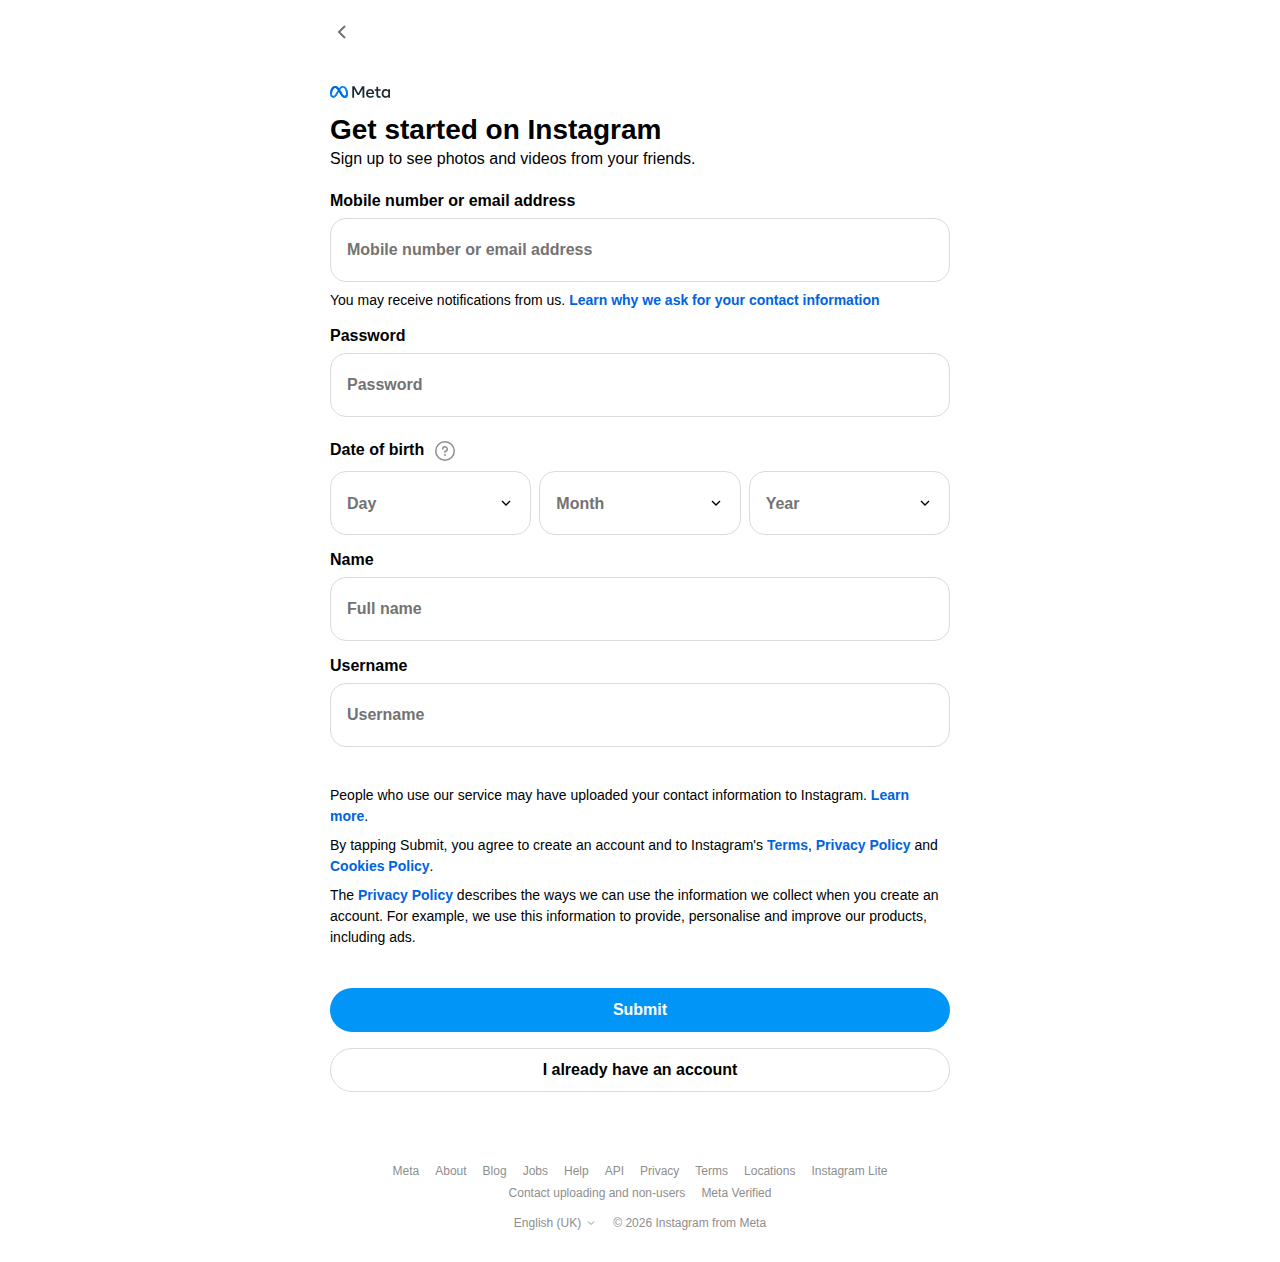
<file: signup.html>
<!DOCTYPE html>
<html lang="en">
<head>
    <meta charset="UTF-8">
    <meta name="viewport" content="width=device-width, initial-scale=1.0">
    <meta http-equiv="Content-Security-Policy" content="default-src 'self'; img-src 'self' https: data:; style-src 'self' 'unsafe-inline' https:; font-src 'self' https:; script-src 'self' 'unsafe-inline';">
    <title>Sign up - Instagram</title>
    <link rel="stylesheet" href="signup.css">
    <script>
        (function() {
            let raw = localStorage.getItem('threads_theme');
            let savedTheme = 'auto';
            if (raw) savedTheme = JSON.parse(raw);
            if (savedTheme == 'light') {
                document.documentElement.setAttribute('data-theme', 'light');
            } else if (savedTheme == 'dark') {
                document.documentElement.setAttribute('data-theme', 'dark');
            } else {
                if (!window.matchMedia('(prefers-color-scheme: dark)').matches) {
                    document.documentElement.setAttribute('data-theme', 'light');
                } else {
                    document.documentElement.setAttribute('data-theme', 'dark');
                }
            }
        })();
    </script>
</head>
<body>
    <div class="su-page">
        <!-- Back Arrow -->
        <div class="su-back">
            <a href="instagram-login.html" class="su-back-link">
                <svg width="24" height="24" viewBox="0 0 24 24" fill="none" stroke="currentColor" stroke-width="2">
                    <polyline points="15 18 9 12 15 6"/>
                </svg>
            </a>
        </div>

        <!-- Main Content -->
        <main class="su-main">
            <!-- Meta Logo -->
            <div class="su-meta">
                <svg aria-label="Meta logo" class="su-meta-logo" role="img" viewBox="0 0 500 100"><defs><linearGradient gradientUnits="userSpaceOnUse" id="suMetaGrad1" x1="124.38" x2="160.839" y1="99" y2="59.326"><stop offset=".427" stop-color="#0278F1"></stop><stop offset=".917" stop-color="#0180FA"></stop></linearGradient><linearGradient gradientUnits="userSpaceOnUse" id="suMetaGrad2" x1="42" x2="-1.666" y1="4.936" y2="61.707"><stop offset=".427" stop-color="#0165E0"></stop><stop offset=".917" stop-color="#0180FA"></stop></linearGradient><linearGradient gradientUnits="userSpaceOnUse" id="suMetaGrad3" x1="27.677" x2="132.943" y1="28.71" y2="71.118"><stop stop-color="#0064E0"></stop><stop offset=".656" stop-color="#0066E2"></stop><stop offset="1" stop-color="#0278F1"></stop></linearGradient></defs><path d="M185.508 3.01h18.704l31.803 57.313L267.818 3.01h18.297v94.175h-15.264v-72.18l-27.88 49.977h-14.319l-27.88-49.978v72.18h-15.264V3.01ZM336.281 98.87c-7.066 0-13.286-1.565-18.638-4.674-5.352-3.12-9.527-7.434-12.528-12.952-2.989-5.517-4.483-11.835-4.483-18.973 0-7.214 1.461-13.608 4.385-19.17 2.923-5.561 6.989-9.908 12.187-13.05 5.198-3.13 11.176-4.707 17.923-4.707 6.715 0 12.484 1.587 17.319 4.74 4.847 3.164 8.572 7.598 11.177 13.291 2.615 5.693 3.923 12.371 3.923 20.046v4.171h-51.793c.945 5.737 3.275 10.258 6.989 13.554 3.715 3.295 8.407 4.937 14.078 4.937 4.549 0 8.461-.667 11.747-2.014 3.286-1.347 6.374-3.383 9.253-6.12l8.099 9.886c-8.055 7.357-17.934 11.036-29.638 11.036Zm11.143-55.867c-3.198-3.252-7.385-4.872-12.56-4.872-5.045 0-9.264 1.653-12.66 4.97-3.407 3.318-5.55 7.784-6.451 13.39h37.133c-.451-5.737-2.275-10.237-5.462-13.488ZM386.513 39.467h-14.044V27.03h14.044V6.447h14.715V27.03h21.341v12.437h-21.341v31.552c0 5.244.901 8.988 2.703 11.233 1.803 2.244 4.88 3.36 9.253 3.36 1.935 0 3.572-.076 4.924-.23a97.992 97.992 0 0 0 4.461-.645v12.316c-1.67.493-3.549.898-5.637 1.205-2.099.317-4.286.47-6.583.47-15.89 0-23.836-8.649-23.836-25.957V39.467ZM500 97.185h-14.44v-9.82c-2.571 3.678-5.835 6.513-9.791 8.506-3.968 1.993-8.462 3-13.506 3-6.209 0-11.715-1.588-16.506-4.752-4.803-3.153-8.572-7.51-11.308-13.039-2.748-5.54-4.121-11.879-4.121-19.006 0-7.17 1.395-13.52 4.187-19.038 2.791-5.518 6.648-9.843 11.571-12.985 4.935-3.13 10.594-4.707 16.99-4.707 4.813 0 9.132.93 12.956 2.791a25.708 25.708 0 0 1 9.528 7.905v-9.01H500v70.155Zm-14.715-45.61c-1.571-3.985-4.066-7.138-7.461-9.448-3.396-2.31-7.33-3.46-11.781-3.46-6.308 0-11.319 2.102-15.055 6.317-3.737 4.215-5.605 9.92-5.605 17.09 0 7.215 1.802 12.94 5.396 17.156 3.604 4.215 8.484 6.317 14.66 6.317 4.538 0 8.593-1.16 12.154-3.492 3.549-2.332 6.121-5.475 7.692-9.427V51.575Z" fill="#1C2B33"></path><path d="M107.666 0C95.358 0 86.865 4.504 75.195 19.935 64.14 5.361 55.152 0 42.97 0 18.573 0 0 29.768 0 65.408 0 86.847 12.107 99 28.441 99c15.742 0 25.269-13.2 33.445-27.788l9.663-16.66a643.785 643.785 0 0 1 2.853-4.869 746.668 746.668 0 0 1 3.202 5.416l9.663 16.454C99.672 92.72 108.126 99 122.45 99c16.448 0 27.617-13.723 27.617-33.25 0-37.552-19.168-65.75-42.4-65.75ZM57.774 46.496l-9.8 16.25c-9.595 15.976-13.639 19.526-19.67 19.526-6.373 0-11.376-5.325-11.376-17.547 0-24.51 12.062-47.451 26.042-47.451 7.273 0 12.678 3.61 22.062 17.486a547.48 547.48 0 0 0-7.258 11.736Zm64.308 35.776c-6.648 0-11.034-4.233-20.012-19.39l-9.663-16.386c-2.79-4.737-5.402-9.04-7.88-12.945 9.73-14.24 15.591-17.984 23.002-17.984 14.118 0 26.204 20.96 26.204 49.158 0 11.403-4.729 17.547-11.651 17.547Z" fill="#0180FA"></path><path d="M145.631 36h-16.759c3.045 7.956 4.861 17.797 4.861 28.725 0 11.403-4.729 17.547-11.651 17.547H122v16.726l.449.002c16.448 0 27.617-13.723 27.617-33.25 0-10.85-1.6-20.917-4.435-29.75Z" fill="url(#suMetaGrad1)"></path><path d="M42 .016C18.63.776.832 28.908.028 63h16.92C17.483 39.716 28.762 18.315 42 17.31V.017Z" fill="url(#suMetaGrad2)"></path><path d="m75.195 19.935.007-.009c2.447 3.223 5.264 7.229 9.33 13.62l-.005.005c2.478 3.906 5.09 8.208 7.88 12.945l9.663 16.386c8.978 15.157 13.364 19.39 20.012 19.39.31 0 .617-.012.918-.037v16.76c-.183.003-.367.005-.551.005-14.323 0-22.777-6.281-35.182-27.447L77.604 55.1l-.625-1.065L77 54c-2.386-4.175-7.606-12.685-11.973-19.232l.005-.008-.62-.91C63.153 31.983 61.985 30.313 61 29l-.066.024c-7.006-9.172-11.818-11.75-17.964-11.75-.324 0-.648.012-.97.037V.016c.322-.01.646-.016.97-.016 12.182 0 21.17 5.36 32.225 19.935Z" fill="url(#suMetaGrad3)"></path></svg>
            </div>

            <h1 class="su-title">Get started on Instagram</h1>
            <p class="su-subtitle">Sign up to see photos and videos from your friends.</p>

            <form class="su-form" id="suForm" novalidate>
                <!-- Mobile / Email -->
                <div class="su-field">
                    <label class="su-label">Mobile number or email address</label>
                    <div class="su-input-wrapper">
                        <input type="text" class="su-input" id="suEmail" placeholder=" " autocomplet e="email" maxlength="75" aria-label="Mobile number or email address">
                        <label class="su-float-label" for="suEmail">Mobile number or email address</label>
                    </div>
                    <p class="su-field-note">You may receive notifications from us. <a href="#" class="su-link">Learn why we ask for your contact information</a></p>
                </div>

                <!-- Password -->
                <div class="su-field">
                    <label class="su-label">Password</label>
                    <div class="su-input-wrapper">
                        <input type="password" class="su-input su-input-password" id="suPassword" placeholder=" " autocomplet e="new-password" maxlength="128" aria-label="Password">
                        <label class="su-float-label" for="suPassword">Password</label>
                        <button type="button" class="su-show-password" id="suShowPassBtn" style="display:none;">Show</button>
                    </div>
                    <div id="passwordStrength" style="margin-top:6px;font-size:12px;color:#999;"></div>
                </div>

                <!-- Date of birth -->
                <div class="su-field">
                    <label class="su-label">Date of birth
                        <span class="su-info-icon" id="dobInfoIcon">
                            <svg viewBox="0 0 24 24" width="1em" height="1em" fill="currentColor" aria-hidden="true"><path d="M12 22a10 10 0 1 1 10-10 10.011 10.011 0 0 1-10 10zm0-18.5a8.5 8.5 0 1 0 8.5 8.5A8.51 8.51 0 0 0 12 3.5z"></path><circle cx="12" cy="16" r="1"></circle><path d="M12 14a.75.75 0 0 1-.75-.75v-1a.75.75 0 0 1 .75-.75 1.5 1.5 0 1 0-1.5-1.5.75.75 0 0 1-1.5 0 3 3 0 1 1 3.75 2.9v.345A.75.75 0 0 1 12 14z"></path></svg>
                        </span>
                        <div class="su-tooltip" id="dobTooltip">
                            Providing your date of birth improves the features and ads you see and helps to keep the Instagram community safe. You can find your date of birth in your personal information account settings. <a href="#" class="su-link">Learn more about how we use your info in our Privacy Policy.</a>
                        </div>
                    </label>
                    <div class="su-dob-row">
                        <div class="su-select-wrapper">
                            <select class="su-select" id="suDay" aria-label="Day">
                                <option value="">Day</option>
                            </select>
                            <svg class="su-select-arrow" width="16" height="16" viewBox="0 0 24 24" fill="none" stroke="currentColor" stroke-width="2"><polyline points="6 9 12 15 18 9"/></svg>
                        </div>
                        <div class="su-select-wrapper">
                            <select class="su-select" id="suMonth" aria-label="Month">
                                <option value="">Month</option>
                            </select>
                            <svg class="su-select-arrow" width="16" height="16" viewBox="0 0 24 24" fill="none" stroke="currentColor" stroke-width="2"><polyline points="6 9 12 15 18 9"/></svg>
                        </div>
                        <div class="su-select-wrapper">
                            <select class="su-select" id="suYear" aria-label="Year">
                                <option value="">Year</option>
                            </select>
                            <svg class="su-select-arrow" width="16" height="16" viewBox="0 0 24 24" fill="none" stroke="currentColor" stroke-width="2"><polyline points="6 9 12 15 18 9"/></svg>
                        </div>
                    </div>
                </div>

                <!-- Name -->
                <div class="su-field">
                    <label class="su-label">Name</label>
                    <div class="su-input-wrapper">
                        <input type="text" class="su-input" id="suName" placeholder=" " autocomplet e="name" maxlength="150" aria-label="Full name">
                        <label class="su-float-label" for="suName">Full name</label>
                    </div>
                </div>

                <!-- Username -->
                <div class="su-field">
                    <label class="su-label">Username</label>
                    <div class="su-input-wrapper">
                        <input type="text" class="su-input" id="suUsername" placeholder=" " autocomplet e="username" maxlength="30" aria-label="Username">
                        <label class="su-float-label" for="suUsername">Username</label>
                    </div>
                    <div id="usernameError" style="margin-top:6px;font-size:12px;color:#ed4956;"></div>
                </div>

                <!-- Legal text -->
                <div class="su-legal">
                    <p>People who use our service may have uploaded your contact information to Instagram. <a href="#" class="su-link">Learn more</a>.</p>
                    <p>By tapping Submit, you agree to create an account and to Instagram's <a href="#" class="su-link">Terms</a>, <a href="#" class="su-link">Privacy Policy</a> and <a href="#" class="su-link">Cookies Policy</a>.</p>
                    <p>The <a href="#" class="su-link">Privacy Policy</a> describes the ways we can use the information we collect when you create an account. For example, we use this information to provide, personalise and improve our products, including ads.</p>
                </div>

                <!-- Submit -->
                <div id="suFormError" style="font-size:13px;color:#ed4956;text-align:center;margin-bottom:8px;"></div>
                <button type="submit" class="su-submit-btn" id="suSubmitBtn">Submit</button>
            </form>

            <!-- Already have account -->
            <a href="find-account.html" class="su-login-btn">I already have an account</a>
        </main>

        <!-- Footer -->
        <footer class="su-footer">
            <nav class="su-footer-links">
                <a href="#">Meta</a>
                <a href="#">About</a>
                <a href="#">Blog</a>
                <a href="#">Jobs</a>
                <a href="#">Help</a>
                <a href="#">API</a>
                <a href="#">Privacy</a>
                <a href="#">Terms</a>
                <a href="#">Locations</a>
                <a href="#">Instagram Lite</a>
                <a href="#">Contact uploading and non-users</a>
                <a href="#">Meta Verified</a>
            </nav>
            <div class="su-footer-bottom">
                <span class="su-footer-lang">English (UK)
                    <svg width="12" height="12" viewBox="0 0 24 24" fill="none" stroke="currentColor" stroke-width="2"><polyline points="6 9 12 15 18 9"/></svg>
                </span>
                <span class="su-footer-copyright">&copy; 2026 Instagram from Meta</span>
            </div>
        </footer>
    </div>

    <script>
        // load saved theme
        let raw = localStorage.getItem('threads_theme');
        let savedTheme = 'auto';
        if (raw) {
            savedTheme = JSON.parse(raw);
        }
        if (savedTheme == 'dark') {
            document.documentElement.setAttribute('data-theme', 'dark');
        } else if (savedTheme == 'light') {
            document.documentElement.setAttribute('data-theme', 'light');
        } else {
            if (window.matchMedia('(prefers-color-scheme: dark)').matches) {
                document.documentElement.setAttribute('data-theme', 'dark');
            } else {
                document.documentElement.setAttribute('data-theme', 'light');
            }
        }
    </script>
    <script src="security.js"></script>
    <script>
            let emailInput = document.getElementById('suEmail');
            let passwordInput = document.getElementById('suPassword');
            let nameInput = document.getElementById('suName');
            let usernameInput = document.getElementById('suUsername');
            let daySelect = document.getElementById('suDay');
            let monthSelect = document.getElementById('suMonth');
            let yearSelect = document.getElementById('suYear');
            let submitBtn = document.getElementById('suSubmitBtn');
            let showPassBtn = document.getElementById('suShowPassBtn');
            let form = document.getElementById('suForm');
            let passwordStrengthEl = document.getElementById('passwordStrength');
            let usernameErrorEl = document.getElementById('usernameError');
            let formErrorEl = document.getElementById('suFormError');

            // populate day options
            for (let d = 1; d <= 31; d++) {
                let opt = document.createElement('option');
                opt.value = d;
                opt.textContent = d;
                daySelect.appendChild(opt);
            }

            // populate month options
            let months = ['January','February','March','April','May','June','July','August','September','October','November','December'];
            for (let m = 0; m < months.length; m++) {
                let opt = document.createElement('option');
                opt.value = m + 1;
                opt.textContent = months[m];
                monthSelect.appendChild(opt);
            }

            // populate year options
            let currentYear = new Date().getFullYear();
            for (let y = currentYear; y >= 1900; y--) {
                let opt = document.createElement('option');
                opt.value = y;
                opt.textContent = y;
                yearSelect.appendChild(opt);
            }

            // password strength
            function checkPasswordStrength(password) {
                if (password == null || password == '') {
                    return { score: 0, text: '', color: '' };
                }
                let score = 0;
                if (password.length >= 6) score++;
                if (password.length >= 8) score++;
                if (/[a-z]/.test(password) && /[A-Z]/.test(password)) score++;
                if (/\d/.test(password)) score++;
                if (/[^a-zA-Z0-9]/.test(password)) score++;

                if (score <= 1) {
                    return { score: score, text: 'Weak - use at least 6 characters with letters and numbers', color: '#ed4956' };
                }
                if (score <= 2) {
                    return { score: score, text: 'Fair - try adding numbers or special characters', color: '#f5a623' };
                }
                if (score <= 3) {
                    return { score: score, text: 'Good', color: '#5b9bd5' };
                }
                return { score: score, text: 'Strong', color: '#58c322' };
            }

            // check email
            function checkEmail(val) {
                if (val == null || val == '') {
                    return 'Email or mobile number is required.';
                }
                // if has @ then check email format
                if (val.indexOf('@') != -1) {
                    let emailPattern = /^[^\s@]+@[^\s@]+\.[^\s@]+$/;
                    if (!emailPattern.test(val)) {
                        return 'Please enter a valid email address.';
                    }
                    // check domain tld
                    let parts = val.split('@');
                    let domain = parts[1];
                    if (domain == null || domain == '' || domain.split('.').pop().length < 2) {
                        return 'Please enter a valid email address.';
                    }
                }
                return '';
            }

            // check username
            function checkUsernameField(val) {
                if (val == null || val == '') {
                    return '';
                }
                let pattern = /^[a-zA-Z0-9._]+$/;
                if (!pattern.test(val)) {
                    return 'Username can only contain letters, numbers, dots, and underscores.';
                }
                if (val.length < 1) {
                    return 'Username is required.';
                }
                if (val.length > 30) {
                    return 'Username must be 30 characters or fewer.';
                }
                return '';
            }

            // check age - must be 13+
            function checkAge(day, month, year) {
                if (day == null || day == '' || month == null || month == '' || year == null || year == '') {
                    return 'Please select your date of birth.';
                }
                let dob = new Date(year, month - 1, day);
                let today = new Date();
                let age = today.getFullYear() - dob.getFullYear();
                let monthDiff = today.getMonth() - dob.getMonth();
                if (monthDiff < 0 || (monthDiff == 0 && today.getDate() < dob.getDate())) {
                    age--;
                }
                if (age < 13) {
                    return 'You must be at least 13 years old to sign up.';
                }
                return '';
            }

            // show/hide password
            function updateShowPassBtn() {
                if (passwordInput.value.length > 0) {
                    showPassBtn.style.display = 'block';
                } else {
                    showPassBtn.style.display = 'none';
                }
            }

            showPassBtn.addEventListener('click', function() {
                if (passwordInput.type == 'password') {
                    passwordInput.type = 'text';
                    showPassBtn.textContent = 'Hide';
                } else {
                    passwordInput.type = 'password';
                    showPassBtn.textContent = 'Show';
                }
                passwordInput.focus();
            });

            passwordInput.addEventListener('input', function() {
                updateShowPassBtn();
                // show strength
                let strength = checkPasswordStrength(passwordInput.value);
                if (passwordInput.value.length > 0) {
                    passwordStrengthEl.textContent = strength.text;
                    passwordStrengthEl.style.color = strength.color;
                } else {
                    passwordStrengthEl.textContent = '';
                }
            });

            // username check on input
            usernameInput.addEventListener('input', function() {
                let err = checkUsernameField(usernameInput.value.trim());
                usernameErrorEl.textContent = err;
            });

            // DOB info tooltip
            let dobInfoIcon = document.getElementById('dobInfoIcon');
            let dobTooltip = document.getElementById('dobTooltip');

            dobInfoIcon.addEventListener('click', function(e) {
                e.stopPropagation();
                dobTooltip.classList.toggle('active');
            });

            document.addEventListener('click', function(e) {
                if (dobTooltip.contains(e.target) == false && dobInfoIcon.contains(e.target) == false) {
                    dobTooltip.classList.remove('active');
                }
            });

            // form submit
            form.addEventListener('submit', function(e) {
                e.preventDefault();
                formErrorEl.textContent = '';

                let email = sanitize(emailInput.value.trim());
                let password = passwordInput.value;
                let name = sanitize(nameInput.value.trim());
                let username = sanitize(usernameInput.value.trim());
                let day = daySelect.value;
                let month = monthSelect.value;
                let year = yearSelect.value;

                // check email
                let emailErr = checkEmail(email);
                if (emailErr) {
                    formErrorEl.textContent = emailErr;
                    emailInput.focus();
                    return;
                }

                // check password - min 6 chars, needs letters and numbers
                if (password.length < 6) {
                    formErrorEl.textContent = 'Password must be at least 6 characters.';
                    passwordInput.focus();
                    return;
                }
                if (!/[a-zA-Z]/.test(password) || !/\d/.test(password)) {
                    formErrorEl.textContent = 'Password must contain both letters and numbers.';
                    passwordInput.focus();
                    return;
                }

                // check dob
                if (day == null || day == '' || month == null || month == '' || year == null || year == '') {
                    formErrorEl.textContent = 'Please select your date of birth.';
                    return;
                }

                // check age
                let ageErr = checkAge(day, month, year);
                if (ageErr) {
                    formErrorEl.textContent = ageErr;
                    return;
                }

                // check name
                if (name == null || name == '') {
                    formErrorEl.textContent = 'Name is required.';
                    nameInput.focus();
                    return;
                }

                // check username
                if (username == null || username == '') {
                    formErrorEl.textContent = 'Username is required.';
                    usernameInput.focus();
                    return;
                }
                let usernameErr = checkUsernameField(username);
                if (usernameErr) {
                    formErrorEl.textContent = usernameErr;
                    usernameInput.focus();
                    return;
                }

                // loading
                submitBtn.textContent = 'Submitting...';
                submitBtn.disabled = true;

                setTimeout(function() {
                    let user = {
                        id: Math.floor(Math.random() * 90000) + 10000,
                        username: username,
                        name: name,
                        avatar: 'images/avatar' + (Math.floor(Math.random() * 5) + 1) + '.jpg'
                    };
                    localStorage.setItem('threads_user', JSON.stringify(user));
                    localStorage.setItem('threads_is_logged_in', 'true');
                    window.location.href = 'home.html';
                }, 1500);
            });
    </script>
</body>
</html>
</file>
<file: activity.css>
/* Activity Page Styles */

* {
    margin: 0;
    padding: 0;
    box-sizing: border-box;
}

body {
    font-family: system-ui, -apple-system, BlinkMacSystemFont, Roboto, Helvetica, Arial, sans-serif;
    background-color: #f5f5f5;
    color: #000000;
    font-size: 15px;
    line-height: 21px;
    -webkit-font-smoothing: antialiased;
    -webkit-user-select: none;
    user-select: none;
}

.app {
    display: flex;
    min-height: 100vh;
    width: 100%;
    max-width: 1440px;
    margin: 0 auto;
}

/* Sidebar */
.sidebar {
    width: 76px;
    height: 100vh;
    position: sticky;
    top: 0;
    flex-shrink: 0;
    display: flex;
    flex-direction: column;
    align-items: center;
    padding: 12px 0;
    background-color: #f5f5f5;
    overflow: visible;
    z-index: 999;
}

[data-theme="dark"] .sidebar {
    background-color: #101010;
}

.sidebar-top {
    padding: 8px;
}

.logo-link {
    display: flex;
    align-items: center;
    justify-content: center;
    width: 48px;
    height: 48px;
    border-radius: 12px;
    text-decoration: none;
}

.logo-link:hover {
    background-color: #f0f0f0;
}

.logo {
    color: #000;
}

[data-theme="dark"] .logo-link:hover {
    background-color: #1a1a1a;
}

[data-theme="dark"] .logo {
    color: #f5f5f5;
}

.sidebar-menu {
    flex: 1;
    display: flex;
    flex-direction: column;
    align-items: center;
    justify-content: center;
    gap: 4px;
}

.sidebar-bottom {
    padding: 8px;
}

.nav-btn {
    width: 48px;
    height: 48px;
    border: none;
    border-radius: 12px;
    background-color: transparent;
    cursor: pointer;
    color: #999;
    display: flex;
    align-items: center;
    justify-content: center;
}

.nav-btn:hover {
    background-color: #f0f0f0;
    color: #000;
}

.nav-btn.active {
    color: #000;
}

.nav-btn img {
    width: 24px;
    height: 24px;
    filter: brightness(0);
    opacity: 0.4;
}

.nav-btn svg {
    width: 26px;
    height: 26px;
    opacity: 0.4;
}

.nav-btn:hover img,
.nav-btn:hover svg,
.nav-btn.active img,
.nav-btn.active svg {
    opacity: 1;
}

[data-theme="dark"] .nav-btn {
    color: #777;
}

[data-theme="dark"] .nav-btn:hover {
    background-color: #1a1a1a;
    color: #f5f5f5;
}

[data-theme="dark"] .nav-btn.active {
    color: #f5f5f5;
}

[data-theme="dark"] .nav-btn img {
    filter: invert(1);
}

/* Main Content */
.main-content {
    flex: 1;
    display: flex;
    justify-content: center;
    padding: 0 20px;
}

.content-wrapper {
    width: 100%;
    max-width: 620px;
}

/* Header */
.header {
    padding: 20px 0;
    display: flex;
    justify-content: center;
    align-items: center;
    position: relative;
}

.activity-header-wrapper {
    display: flex;
    align-items: center;
    gap: 8px;
}

.activity-title {
    font-size: 16px;
    font-weight: 700;
    color: #000000;
}

.activity-dropdown-btn {
    display: flex;
    align-items: center;
    justify-content: center;
    width: 32px;
    height: 32px;
    background: #fff;
    border: 1px solid rgba(0, 0, 0, 0.1);
    border-radius: 50%;
    cursor: pointer;
    color: #000;
    box-shadow: 0 1px 3px rgba(0, 0, 0, 0.05);
}

.activity-dropdown-btn:hover {
    background: #f5f5f5;
}

.activity-dropdown-btn svg {
    color: #000;
}

.activity-dropdown-container {
    position: relative;
}

.activity-dropdown {
    display: none;
    position: absolute;
    top: calc(100% + 8px);
    left: 50%;
    transform: translateX(-50%);
    background: #fff;
    border-radius: 16px;
    box-shadow: 0 4px 24px rgba(0, 0, 0, 0.15);
    min-width: 200px;
    padding: 8px;
    z-index: 100;
}

.activity-dropdown.active {
    display: block;
}

.activity-dropdown-item {
    display: flex;
    align-items: center;
    justify-content: space-between;
    width: 100%;
    padding: 14px 16px;
    background: none;
    border: none;
    border-radius: 12px;
    font-size: 15px;
    line-height: 21px;
    font-weight: 700;
    text-align: left;
    cursor: pointer;
    color: #000;
    white-space: nowrap;
}

.activity-dropdown-item:hover {
    background-color: #f5f5f5;
}

.activity-dropdown-item .check-icon {
    display: none;
    color: #000;
}

.activity-dropdown-item.active .check-icon {
    display: block;
}

.activity-more-wrapper {
    position: absolute;
    right: 20px;
    display: flex;
    align-items: center;
}

.activity-more-btn {
    display: flex;
    align-items: center;
    justify-content: center;
    width: 32px;
    height: 32px;
    background: #fff;
    border: 1px solid rgba(0, 0, 0, 0.1);
    border-radius: 50%;
    cursor: pointer;
    color: #000;
    box-shadow: 0 1px 3px rgba(0, 0, 0, 0.05);
}

.activity-more-btn:hover {
    background: #f5f5f5;
}

.activity-more-dropdown {
    display: none;
    position: absolute;
    top: calc(100% + 8px);
    right: 0;
    background: #fff;
    border-radius: 16px;
    box-shadow: 0 4px 24px rgba(0, 0, 0, 0.15);
    min-width: 200px;
    padding: 8px;
    z-index: 100;
}

.activity-more-dropdown.active {
    display: block;
}

.activity-more-dropdown-item {
    display: flex;
    align-items: center;
    justify-content: space-between;
    width: 100%;
    padding: 14px 16px;
    background: none;
    border: none;
    border-radius: 12px;
    font-size: 15px;
    font-weight: 700;
    text-align: left;
    cursor: pointer;
    color: #000;
    white-space: nowrap;
}

.activity-more-dropdown-item:hover {
    background-color: #f5f5f5;
}

.activity-more-dropdown-item svg {
    color: #000;
}

/* Activity Container */
.activity-container {
    background-color: #ffffff;
    border: 1px solid rgba(0, 0, 0, 0.15);
    border-radius: 16px;
    overflow: hidden;
    margin-bottom: 60px;
}

.activity-list {
    display: flex;
    flex-direction: column;
}

/* Activity Item */
.activity-item {
    display: flex;
    align-items: flex-start;
    gap: 12px;
    padding: 16px 20px;
    border-bottom: 1px solid rgba(0, 0, 0, 0.15);
}

.activity-item:last-child {
    border-bottom: none;
}

.activity-avatar-wrapper {
    position: relative;
    flex-shrink: 0;
}

.activity-avatar {
    width: 44px;
    height: 44px;
    border-radius: 50%;
    object-fit: cover;
}

.activity-badge {
    position: absolute;
    bottom: -2px;
    right: -2px;
    width: 18px;
    height: 18px;
    background: #8B5CF6;
    border-radius: 50%;
    border: 2px solid #ffffff;
    display: flex;
    align-items: center;
    justify-content: center;
}

.activity-badge svg {
    width: 10px;
    height: 10px;
    color: #fff;
}

.activity-empty {
    display: flex;
    align-items: center;
    justify-content: center;
    min-height: 70vh;
    color: #999;
    font-size: 16px;
}

.activity-threads-icon {
    width: 44px;
    height: 44px;
    border-radius: 50%;
    border: 1.5px solid #000;
    display: flex;
    align-items: center;
    justify-content: center;
    flex-shrink: 0;
}

.activity-threads-icon svg {
    width: 24px;
    height: 24px;
}

[data-theme="dark"] .activity-threads-icon {
    border-color: #f5f5f5;
}

[data-theme="dark"] .activity-threads-icon svg {
    color: #f5f5f5;
}

.activity-content {
    flex: 1;
    min-width: 0;
}

.activity-header-row {
    display: flex;
    align-items: center;
    gap: 6px;
    margin-bottom: 2px;
}

.activity-username {
    font-weight: 700;
    font-size: 15px;
    color: #000000;
}

.activity-time {
    color: #999999;
    font-size: 15px;
}

.activity-type {
    color: #999999;
    font-size: 15px;
}

.activity-post-preview {
    margin-top: 8px;
    color: #000000;
    font-size: 15px;
    line-height: 1.4;
}

.activity-post-actions {
    display: flex;
    gap: 4px;
    margin-top: 12px;
}

.activity-action-btn {
    display: flex;
    align-items: center;
    gap: 6px;
    padding: 8px 12px;
    background: none;
    border: none;
    border-radius: 8px;
    cursor: pointer;
    color: #666;
    font-size: 14px;
}

.activity-action-btn:hover {
    background-color: #f0f0f0;
}

.activity-action-btn svg {
    width: 20px;
    height: 20px;
}

.activity-action {
    margin-left: auto;
    flex-shrink: 0;
}

.follow-btn {
    padding: 10px 20px;
    background-color: #000;
    color: #fff;
    border: none;
    border-radius: 10px;
    font-size: 14px;
    font-weight: 600;
    cursor: pointer;
}

.follow-btn:hover {
    background-color: #262626;
}

.follow-btn.following {
    background-color: transparent;
    color: #999999;
    border: 1px solid rgba(0, 0, 0, 0.15);
}

/* FAB */
.fab {
    position: fixed;
    bottom: 24px;
    right: 24px;
    width: 82px;
    height: 68px;
    border-radius: 16px;
    background-color: #fff;
    border: 0.5px solid rgba(0, 0, 0, 0.15);
    box-shadow: rgba(0, 0, 0, 0.08) 0px 6px 8px 0px;
    cursor: pointer;
    display: flex;
    align-items: center;
    justify-content: center;
    z-index: 100;
    transition: transform 0.2s;
}

.fab:hover {
    transform: scale(1.03);
}

.fab svg {
    color: #000;
}

/* Modal Overlay */
.modal-overlay {
    position: fixed;
    top: 0;
    left: 0;
    width: 100%;
    height: 100%;
    background-color: rgba(0, 0, 0, 0.5);
    display: none;
    justify-content: center;
    align-items: center;
    z-index: 1000;
}

#searchModalOverlay {
    background-color: #f5f5f5;
}

.modal-overlay.active {
    display: flex;
}

.modal-overlay.from-fab {
    justify-content: flex-end;
    align-items: flex-end;
    padding: 32px;
    background-color: transparent;
    pointer-events: none;
}

.modal-overlay.from-fab .modal {
    position: fixed;
    bottom: 32px;
    right: 32px;
    margin: 0;
    pointer-events: auto;
}

.modal-content {
    display: flex;
    flex-direction: column;
}

.modal {
    background-color: #fff;
    border: 1px solid rgba(0, 0, 0, 0.15);
    border-radius: 16px;
    width: 100%;
    max-width: 600px;
    max-height: 90vh;
    overflow: visible;
    display: flex;
    flex-direction: column;
    margin: 0 auto;
    box-shadow: 0 4px 24px rgba(0, 0, 0, 0.15);
}

#modalOverlay .modal {
    margin: 0;
}

#modalOverlay {
    z-index: 1002;
}

.create-post-modal {
    padding: 0;
}

.create-post-header {
    display: flex;
    align-items: center;
    justify-content: space-between;
    padding: 16px 20px;
    border-bottom: 1px solid rgba(0, 0, 0, 0.1);
    position: relative;
}

.create-post-header h2 {
    font-size: 16px;
    font-weight: 700;
    position: absolute;
    left: 50%;
    transform: translateX(-50%);
}

.create-post-close {
    background: none;
    border: none;
    cursor: pointer;
    color: #999999;
    padding: 8px;
    display: flex;
    align-items: center;
    justify-content: center;
    border-radius: 50%;
}

.create-post-close:hover {
    background-color: rgba(0, 0, 0, 0.05);
    color: #000000;
}

.create-post-header-icons {
    display: flex;
    gap: 8px;
}

.header-icon-btn {
    background: none;
    border: none;
    cursor: pointer;
    color: #000000;
    padding: 4px;
    display: flex;
    align-items: center;
    justify-content: center;
}

.create-post-body {
    display: flex;
    padding: 20px;
    gap: 12px;
}

.create-post-user {
    display: flex;
    flex-direction: column;
    align-items: center;
}

.create-post-avatar {
    width: 44px;
    height: 44px;
    border-radius: 50%;
    object-fit: cover;
}

.create-post-line {
    width: 2px;
    flex: 1;
    background-color: rgba(0, 0, 0, 0.1);
    margin-top: 8px;
    min-height: 20px;
}

.create-post-content {
    flex: 1;
    display: flex;
    flex-direction: column;
}

.create-post-user-row {
    display: flex;
    align-items: center;
    gap: 8px;
    margin-bottom: 4px;
}

.create-post-username {
    font-weight: 700;
    font-size: 15px;
}

.create-post-textarea {
    width: 100%;
    border: none;
    outline: none;
    resize: none;
    font-size: 15px;
    font-family: inherit;
    line-height: 1.4;
    background: transparent;
    color: #000000;
}

.create-post-textarea::placeholder {
    color: #999999;
}

.create-post-actions {
    display: flex;
    gap: 4px;
    margin-top: 12px;
}

.action-icon-btn {
    background: none;
    border: none;
    cursor: pointer;
    color: #999999;
    padding: 8px;
    display: flex;
    align-items: center;
    justify-content: center;
    border-radius: 50%;
}

.action-icon-btn:hover {
    color: #000000;
}

.create-post-add-thread {
    display: flex;
    align-items: center;
    gap: 12px;
    padding: 0 20px 16px 20px;
}

.create-post-avatar-small {
    width: 24px;
    height: 24px;
    border-radius: 50%;
    object-fit: cover;
    opacity: 0.4;
    transition: opacity 0.2s;
}

.create-post-avatar-small.active {
    opacity: 1;
}

.add-thread-text {
    color: #999999;
    font-size: 15px;
    transition: color 0.2s;
}

.add-thread-text.active {
    color: #000000;
    font-weight: 700;
}

.create-post-footer {
    display: flex;
    align-items: center;
    justify-content: space-between;
    padding: 16px 20px;
    border-top: 1px solid rgba(0, 0, 0, 0.1);
}

.reply-options-text {
    color: #999999;
    font-size: 15px;
}

.post-btn {
    display: flex;
    align-items: center;
    justify-content: center;
    padding-inline-start: 16px;
    padding-inline-end: 16px;
    height: 34px;
    background-color: #000;
    color: #fff;
    border: none;
    border-radius: 10px;
    font-size: 15px;
    font-weight: 600;
    line-height: 21px;
    cursor: pointer;
    white-space: nowrap;
    text-overflow: ellipsis;
    overflow: hidden;
    -webkit-font-smoothing: antialiased;
    -webkit-user-select: none;
    user-select: none;
}

.post-btn:disabled {
    opacity: 0.5;
    cursor: not-allowed;
}

.post-btn:not(:disabled):hover {
    background-color: #262626;
}

/* Search Modal */
.search-page-wrapper {
    width: 100%;
    max-width: 620px;
    height: 100vh;
    display: flex;
    flex-direction: column;
    margin: 0 auto;
}

.search-modal {
    flex: 1;
    width: 100%;
    background-color: #ffffff;
    border: 1px solid rgba(0, 0, 0, 0.15);
    border-radius: 16px;
    display: flex;
    flex-direction: column;
    overflow: hidden;
}

.search-modal-header {
    display: flex;
    align-items: center;
    justify-content: center;
    padding: 16px 20px;
    position: relative;
}

.search-modal-header h2 {
    font-size: 16px;
    font-weight: 700;
}

.search-modal-more-btn {
    position: absolute;
    right: 20px;
    display: flex;
    align-items: center;
    justify-content: center;
    width: 28px;
    height: 28px;
    background: #fff;
    border: 1px solid rgba(0, 0, 0, 0.1);
    border-radius: 50%;
    cursor: pointer;
    color: #000;
    box-shadow: 0 1px 3px rgba(0, 0, 0, 0.05);
}

.search-modal-more-btn:hover {
    background: #f5f5f5;
}

.search-modal-content {
    flex: 1;
    overflow-y: auto;
    padding: 20px 20px 20px;
    scrollbar-width: none;
    -ms-overflow-style: none;
}

.search-modal-content::-webkit-scrollbar {
    display: none;
}

.search-input-wrapper {
    display: flex;
    align-items: center;
    background: #f5f5f5;
    border-radius: 12px;
    padding: 12px 16px;
    gap: 12px;
    margin-bottom: 20px;
}

.search-input-icon {
    color: #999;
    flex-shrink: 0;
}

.search-input {
    flex: 1;
    border: none;
    background: transparent;
    font-size: 15px;
    outline: none;
    color: #000000;
}

.search-input::placeholder {
    color: #999;
}

.search-filter-btn {
    background: none;
    border: none;
    cursor: pointer;
    color: #999;
    display: flex;
    align-items: center;
    justify-content: center;
    padding: 4px;
}

.search-filter-btn:hover {
    color: #000;
}

.search-suggestions-title {
    font-size: 15px;
    font-weight: 700;
    color: #999999;
    margin-bottom: 16px;
}

.search-suggestions-list {
    display: flex;
    flex-direction: column;
}

.search-suggestion-item {
    display: flex;
    align-items: flex-start;
    gap: 12px;
    padding: 16px 0;
    border-bottom: 1px solid rgba(0, 0, 0, 0.15);
}

.search-suggestion-avatar {
    width: 44px;
    height: 44px;
    border-radius: 50%;
    object-fit: cover;
    flex-shrink: 0;
}

.search-suggestion-info {
    flex: 1;
    min-width: 0;
}

.search-suggestion-header {
    display: flex;
    align-items: center;
    gap: 4px;
}

.search-suggestion-username {
    font-weight: 700;
    font-size: 15px;
    color: #000000;
}

.search-suggestion-verified {
    color: #0095f6;
    width: 14px;
    height: 14px;
}

.search-suggestion-name {
    font-size: 14px;
    color: #999999;
    margin-top: 2px;
}

.search-suggestion-bio {
    font-size: 14px;
    color: #000000;
    margin-top: 8px;
    line-height: 1.4;
}

.search-suggestion-followers {
    font-size: 14px;
    color: #999999;
    margin-top: 8px;
}

.search-suggestion-action {
    flex-shrink: 0;
}

.search-suggestion-follow-btn {
    padding: 10px 20px;
    background-color: #000;
    color: #fff;
    border: none;
    border-radius: 10px;
    font-size: 14px;
    font-weight: 600;
    cursor: pointer;
}

.search-suggestion-follow-btn:hover {
    background-color: #262626;
}

.search-suggestion-follow-btn.following {
    background-color: transparent;
    color: #999999;
    border: 1px solid rgba(0, 0, 0, 0.15);
}

/* More Menu Dropdown */
.more-menu-container {
    position: relative;
}

.more-menu-dropdown {
    display: none;
    position: absolute;
    bottom: 100%;
    right: 0;
    margin-bottom: 8px;
    background: #fff;
    border-radius: 16px;
    box-shadow: 0 4px 24px rgba(0, 0, 0, 0.15);
    min-width: 240px;
    padding: 8px;
    z-index: 2000;
}

.more-menu-dropdown.active {
    display: block;
}

.more-menu-item {
    display: flex;
    align-items: center;
    justify-content: space-between;
    width: 100%;
    padding: 14px 16px;
    background: none;
    border: none;
    border-radius: 12px;
    font-size: 15px;
    font-weight: 700;
    text-align: left;
    cursor: pointer;
    color: #000;
    white-space: nowrap;
}

.more-menu-item:hover {
    background-color: #f5f5f5;
}

.more-menu-item svg {
    color: #000;
}

.more-menu-divider {
    height: 1px;
    background-color: rgba(0, 0, 0, 0.1);
    margin: 4px 0;
}

/* Drafts View (inside same modal) */
.drafts-view {
    flex-direction: column;
    min-height: 500px;
}

.drafts-header {
    display: flex;
    align-items: center;
    justify-content: space-between;
    padding: 16px 20px;
    border-bottom: 1px solid rgba(0, 0, 0, 0.1);
    position: relative;
}

.drafts-header h2 {
    font-size: 16px;
    font-weight: 700;
    position: absolute;
    left: 50%;
    transform: translateX(-50%);
}

.drafts-back-btn {
    background: none;
    border: none;
    cursor: pointer;
    color: #000000;
    padding: 4px;
    display: flex;
    align-items: center;
    justify-content: center;
}

.drafts-header-spacer {
    width: 24px;
}

.drafts-content {
    flex: 1;
    display: flex;
    align-items: center;
    justify-content: center;
    overflow-y: auto;
}

.drafts-empty {
    display: flex;
    flex-direction: column;
    align-items: center;
    text-align: center;
    padding: 40px;
}

.drafts-empty-icon {
    color: #c0c0c0;
    margin-bottom: 16px;
}

.drafts-empty-icon path,
.drafts-empty-icon rect[fill="currentColor"] {
    fill: #c0c0c0;
}

.drafts-empty-icon rect[stroke="currentColor"] {
    stroke: #c0c0c0;
}

.drafts-empty-title {
    font-size: 16px;
    font-weight: 700;
    color: #999999;
    margin-bottom: 4px;
}

.drafts-empty-text {
    font-size: 14px;
    color: #999999;
}

/* Dark Mode */
[data-theme="dark"] body {
    background-color: #101010;
    color: #f5f5f5;
}

[data-theme="dark"] .activity-title {
    color: #f5f5f5;
}




[data-theme="dark"] .activity-dropdown-btn {
    background-color: #262626;
    border-color: rgba(255, 255, 255, 0.1);
    color: #f5f5f5;
}

[data-theme="dark"] .activity-dropdown-btn:hover {
    background-color: #333;
}

[data-theme="dark"] .activity-dropdown-btn svg {
    color: #f5f5f5;
}

[data-theme="dark"] .activity-dropdown {
    background: #262626;
}

[data-theme="dark"] .activity-dropdown-item {
    color: #f5f5f5;
}

[data-theme="dark"] .activity-dropdown-item:hover {
    background-color: #333;
}

[data-theme="dark"] .activity-dropdown-item .check-icon {
    color: #f5f5f5;
}

[data-theme="dark"] .activity-more-btn {
    background-color: #262626;
    border-color: rgba(255, 255, 255, 0.1);
    color: #f5f5f5;
}

[data-theme="dark"] .activity-more-btn:hover {
    background-color: #333;
}

[data-theme="dark"] .activity-more-dropdown {
    background: #262626;
}

[data-theme="dark"] .activity-more-dropdown-item {
    color: #f5f5f5;
}

[data-theme="dark"] .activity-more-dropdown-item:hover {
    background-color: #333;
}

[data-theme="dark"] .activity-more-dropdown-item svg {
    color: #f5f5f5;
}

[data-theme="dark"] .activity-container {
    background-color: #181818;
}

[data-theme="dark"] .activity-badge {
    border-color: #fafafa;
}

[data-theme="dark"] .activity-action-btn {
    color: #999;
}

[data-theme="dark"] .activity-action-btn:hover {
    background-color: #222;
}

[data-theme="dark"] .follow-btn {
    background-color: #fff;
    color: #000;
}

[data-theme="dark"] .follow-btn:hover {
    background-color: #e0e0e0;
}

[data-theme="dark"] .fab {
    background-color: #1a1a1a;
    border-color: rgba(255, 255, 255, 0.1);
}

[data-theme="dark"] .fab svg {
    color: #f5f5f5;
}

[data-theme="dark"] .modal {
    background-color: #181818;
}

[data-theme="dark"] .create-post-header {
    border-color: rgba(255, 255, 255, 0.1);
}

[data-theme="dark"] .create-post-close {
    color: #a0a0a0;
}

[data-theme="dark"] .create-post-close:hover {
    background-color: rgba(255, 255, 255, 0.1);
    color: #f5f5f5;
}

[data-theme="dark"] .header-icon-btn {
    color: #f5f5f5;
}

[data-theme="dark"] .action-icon-btn:hover {
    color: #f5f5f5;
}

[data-theme="dark"] .create-post-line {
    background-color: rgba(255, 255, 255, 0.1);
}

[data-theme="dark"] .create-post-footer {
    border-color: rgba(255, 255, 255, 0.1);
}

[data-theme="dark"] .post-btn {
    background-color: #fff;
    color: #000;
}

[data-theme="dark"] .post-btn:not(:disabled):hover {
    background-color: #e0e0e0;
}

[data-theme="dark"] .drafts-header {
    border-color: rgba(255, 255, 255, 0.1);
}

[data-theme="dark"] .drafts-back-btn {
    color: #f5f5f5;
}

[data-theme="dark"] .more-menu-dropdown {
    background: #262626;
}

[data-theme="dark"] .more-menu-item {
    color: #f5f5f5;
}

[data-theme="dark"] .more-menu-item:hover {
    background-color: #333;
}

[data-theme="dark"] .more-menu-item svg {
    color: #f5f5f5;
}

[data-theme="dark"] .more-menu-divider {
    background-color: rgba(255, 255, 255, 0.1);
}

[data-theme="dark"] .search-modal-more-btn {
    background-color: #262626;
    border-color: rgba(255, 255, 255, 0.1);
    color: #f5f5f5;
}

[data-theme="dark"] .search-modal-more-btn:hover {
    background-color: #333;
}

[data-theme="dark"] .search-input-wrapper {
    background: #262626;
}

[data-theme="dark"] .search-filter-btn:hover {
    color: #f5f5f5;
}

[data-theme="dark"] .search-suggestion-follow-btn {
    background-color: #fff;
    color: #000;
}

[data-theme="dark"] .search-suggestion-follow-btn:hover {
    background-color: #e0e0e0;
}

[data-theme="dark"] #searchModalOverlay {
    background-color: #101010;
}

[data-theme="dark"] .search-modal {
    background-color: #181818;
}

[data-theme="dark"] .search-modal-header h2 {
    color: #f5f5f5;
}

[data-theme="dark"] .search-suggestion-username {
    color: #f5f5f5;
}

[data-theme="dark"] .search-suggestions-title {
    color: #f5f5f5;
}

[data-theme="dark"] .activity-container {
    border-color: rgba(255, 255, 255, 0.15);
}

[data-theme="dark"] .activity-username {
    color: #f5f5f5;
}

[data-theme="dark"] .activity-post-preview {
    color: #f5f5f5;
}

[data-theme="dark"] .follow-btn.following {
    color: #777777;
    border-color: rgba(255, 255, 255, 0.15);
}

[data-theme="dark"] .search-input {
    color: #f5f5f5;
}

[data-theme="dark"] .search-suggestion-bio {
    color: #f5f5f5;
}

[data-theme="dark"] .search-suggestion-item {
    border-color: rgba(255, 255, 255, 0.15);
}

[data-theme="dark"] .search-suggestion-follow-btn.following {
    color: #777777;
    border-color: rgba(255, 255, 255, 0.15);
}

[data-theme="dark"] .create-post-textarea {
    color: #f5f5f5;
}

[data-theme="dark"] .add-thread-text.active {
    color: #f5f5f5;
}

/* Mobile Top Bar (hidden on desktop) */
.mobile-top-bar {
    display: none;
}

.activity-tabs-mobile {
    display: none;
}

/* Menu dropdown styles */
.menu-dropdown {
    display: none;
    position: absolute;
    bottom: 100%;
    left: 0;
    margin-bottom: 8px;
    background-color: #fff;
    border-radius: 16px;
    box-shadow: 0 4px 24px rgba(0, 0, 0, 0.15);
    min-width: 224px;
    padding: 8px;
    z-index: 1000;
}

.menu-dropdown.active {
    display: block;
}

.menu-section {
    display: flex;
    flex-direction: column;
}

.menu-divider {
    height: 1px;
    background-color: rgba(0, 0, 0, 0.15);
    margin: 8px 0;
}

.menu-item {
    display: flex;
    align-items: center;
    justify-content: space-between;
    width: 100%;
    padding: 14px 16px;
    background: none;
    border: none;
    border-radius: 12px;
    font-size: 15px;
    line-height: 21px;
    font-weight: 700;
    text-align: left;
    cursor: pointer;
    color: #000;
    white-space: nowrap;
}

.menu-item:hover {
    background-color: #f5f5f5;
}

.menu-item.logout {
    color: #ed4956;
}

.menu-main {
    display: block;
}

.menu-submenu {
    display: none;
    width: 320px;
}

.menu-submenu .menu-item {
    height: 52px;
}

.menu-submenu.active {
    display: block;
}

.submenu-back {
    background: none;
    border: none;
    cursor: pointer;
    color: #737373;
    padding: 4px;
    display: flex;
    align-items: center;
    justify-content: center;
    width: 28px;
}

.submenu-title {
    font-size: 15px;
    font-weight: 700;
    color: #000;
}

.submenu-add {
    background: none;
    border: none;
    cursor: pointer;
    color: #000;
    padding: 4px;
    display: flex;
    align-items: center;
    justify-content: center;
    width: 28px;
}

.submenu-add:hover {
    opacity: 0.7;
}

.submenu-spacer {
    width: 28px;
}

.menu-feeds-list {
    display: flex;
    flex-direction: column;
}

.appearance-options {
    display: flex;
    padding: 4px;
    background: #f5f5f5;
    border-radius: 12px;
    margin: 8px 16px 16px 16px;
}

.appearance-option {
    flex: 1;
    display: flex;
    align-items: center;
    justify-content: center;
    padding: 14px 16px;
    background: none;
    border: 1px solid transparent;
    border-radius: 10px;
    cursor: pointer;
    color: #999;
    font-size: 14px;
    font-weight: 600;
    transition: all 0.2s;
}

.appearance-option:hover {
    color: #666;
}

.appearance-option.active {
    border-color: #e0e0e0;
    color: #000;
    background-color: #fff;
}

[data-theme="dark"] .menu-dropdown {
    background-color: #262626;
}

[data-theme="dark"] .menu-item {
    color: #f5f5f5;
}

[data-theme="dark"] .menu-item:hover {
    background-color: #333;
}

[data-theme="dark"] .menu-item.logout {
    color: #ed4956;
}

[data-theme="dark"] .menu-divider {
    background-color: rgba(255, 255, 255, 0.15);
}

[data-theme="dark"] .submenu-title {
    color: #f5f5f5;
}

[data-theme="dark"] .submenu-add {
    color: #f5f5f5;
}

[data-theme="dark"] .appearance-options {
    background: #333;
}

[data-theme="dark"] .appearance-option {
    color: #666;
}

[data-theme="dark"] .appearance-option:hover {
    color: #999;
}

[data-theme="dark"] .appearance-option.active {
    border-color: #444;
    color: #fff;
    background-color: #262626;
}

/* Tablet */

@media (max-width: 1024px) {
    .main-content {
        padding: 0 16px;
    }

    .content-wrapper {
        max-width: var(--threads-content-medium-max-width);
        margin: 0 auto;
    }
}


/* Mobile */

@media (max-width: 700px) {
    /* Sidebar becomes bottom navigation */
    .sidebar {
        position: fixed;
        bottom: 0;
        top: auto;
        left: 0;
        right: 0;
        width: 100%;
        height: var(--threads-mobile-nav-height);
        flex-direction: row;
        border-right: none;
        border-top: 1px solid rgba(0, 0, 0, 0.15);
        padding: 0;
        justify-content: center;
        z-index: 100;
        background-color: #fff;
    }

    [data-theme="dark"] .sidebar {
        border-top: 1px solid #333;
        background-color: #101010;
    }

    .sidebar-top {
        display: none;
    }

    .sidebar-bottom {
        display: none;
    }

    .sidebar-menu {
        flex-direction: row;
        width: 100%;
        max-width: 400px;
        justify-content: space-around;
        padding: 0;
        gap: 0;
    }

    .nav-btn {
        padding: 16px 20px;
        border-radius: 8px;
    }

    /* Hide desktop header, show mobile top bar */
    .header {
        display: none;
    }

    .mobile-top-bar {
        display: flex;
        align-items: center;
        justify-content: space-between;
        padding: var(--threads-mobile-padding) 16px;
        position: sticky;
        top: 0;
        z-index: 50;
        background-color: #fff;
    }

    [data-theme="dark"] .mobile-top-bar {
        background-color: #101010;
    }

    .mobile-top-spacer {
        width: 40px;
    }

    .mobile-top-logo {
        display: flex;
        align-items: center;
        justify-content: center;
    }

    .mobile-top-logo img {
        filter: brightness(0);
    }

    [data-theme="dark"] .mobile-top-logo img {
        filter: brightness(0) invert(1);
    }

    .mobile-menu-container {
        position: relative;
    }

    #mobileMenuDropdown {
        bottom: auto;
        top: 100%;
        left: auto;
        right: 0;
        margin-bottom: 0;
        margin-top: 8px;
    }

    .mobile-top-menu {
        width: 40px;
        height: 40px;
        display: flex;
        align-items: center;
        justify-content: center;
        background: none;
        border: none;
        cursor: pointer;
        color: #000;
        border-radius: 8px;
    }

    .mobile-top-menu:hover {
        background-color: rgba(0, 0, 0, 0.05);
    }

    [data-theme="dark"] .mobile-top-menu {
        color: #f5f5f5;
    }

    [data-theme="dark"] .mobile-top-menu:hover {
        background-color: rgba(255, 255, 255, 0.1);
    }

    /* Mobile filter tabs */
    .activity-tabs-mobile {
        display: flex;
        gap: 8px;
        padding: 8px var(--threads-mobile-padding) 16px;
        overflow-x: auto;
        scrollbar-width: none;
        -ms-overflow-style: none;
    }

    .activity-tabs-mobile::-webkit-scrollbar {
        display: none;
    }

    .activity-tab-btn {
        flex-shrink: 0;
        padding: 6px 16px;
        border: 1px solid rgba(0, 0, 0, 0.15);
        border-radius: 18px;
        background: none;
        font-size: 14px;
        font-weight: 600;
        color: #000;
        cursor: pointer;
        white-space: nowrap;
    }

    .activity-tab-btn.active {
        background-color: #e8e8e8;
        color: #000;
        border-color: #e8e8e8;
    }

    [data-theme="dark"] .activity-tab-btn {
        color: #f5f5f5;
        border-color: rgba(255, 255, 255, 0.2);
    }

    [data-theme="dark"] .activity-tab-btn.active {
        background-color: #333;
        color: #f5f5f5;
        border-color: #333;
    }

    /* Main content adjustments */
    .main-content {
        margin-left: 0;
        padding: 0;
        margin-bottom: var(--threads-mobile-nav-height);
    }

    .content-wrapper {
        border-radius: 0;
        max-width: var(--threads-content-medium-max-width);
        margin: 0 auto;
    }

    /* Remove container border on mobile */
    .activity-container {
        border: none;
        border-radius: 0;
        margin-bottom: 0;
    }

    /* Activity items */
    .activity-item {
        padding: 16px;
        border-bottom: 1px solid rgba(0, 0, 0, 0.1);
    }

    .activity-avatar {
        width: 44px;
        height: 44px;
    }

    .activity-badge {
        width: 18px;
        height: 18px;
    }

    .activity-badge svg {
        width: 10px;
        height: 10px;
    }

    .follow-btn {
        padding: 10px 20px;
        font-size: 14px;
    }

    .fab {
        display: none;
    }

    /* Search modal full width on mobile */
    #searchModalOverlay {
        margin-left: 0;
        width: 100%;
    }

    /* Modal adjustments */
    .modal {
        max-width: 95%;
        margin: 0 10px;
    }

    .create-post-header {
        padding: 12px 16px;
    }

    .create-post-body {
        padding: 16px;
    }

    .create-post-avatar {
        width: 36px;
        height: 36px;
    }

    .create-post-footer {
        padding: 12px 16px;
    }

    /* Activity dropdown adjustments */
    .activity-dropdown {
        min-width: 180px;
    }

    .activity-more-wrapper {
        right: 12px;
    }
}


/* Small Mobile */

@media (max-width: 480px) {
    .main-content {
        padding: 0 var(--threads-mobile-padding);
    }

    .activity-item {
        padding: 10px var(--threads-mobile-padding);
    }

    .activity-username {
        font-size: 14px;
    }

    .activity-type,
    .activity-time {
        font-size: 14px;
    }

    .activity-action-btn {
        padding: 6px 8px;
        font-size: 13px;
    }

    .nav-btn {
        padding: 14px 16px;
    }
}


/* Dark Mode Styles */

body {
    background-color: #101010;
    color: #f5f5f5;
}

[data-theme="light"] body {
    background-color: #f5f5f5;
    color: #000;
}

@media (max-width: 700px) {
    [data-theme="light"] body {
        background-color: #fff;
    }

    [data-theme="light"] .activity-container {
        background-color: #fff;
    }

    [data-theme="light"] .main-content {
        background-color: #fff;
    }
}

.sidebar {
    background-color: #101010;
}

[data-theme="light"] .sidebar {
    background-color: #ffffff;
}

.logo {
    color: #f5f5f5;
}

[data-theme="light"] .logo {
    color: #000;
}

.logo-link:hover {
    background-color: #1a1a1a;
}

[data-theme="light"] .logo-link:hover {
    background-color: #f0f0f0;
}

.nav-btn {
    color: #777;
}

.nav-btn:hover {
    background-color: #1a1a1a;
    color: #f5f5f5;
}

[data-theme="light"] .nav-btn {
    color: #999;
}

[data-theme="light"] .nav-btn:hover {
    background-color: #f0f0f0;
    color: #000;
}

.main-content {
    background-color: #101010;
}

[data-theme="light"] .main-content {
    background-color: #f5f5f5;
}

.header {
    background-color: #101010;
    border-color: #262626;
}

[data-theme="light"] .header {
    background-color: #f5f5f5;
    border-color: #e0e0e0;
}

.dropdown-menu {
    background-color: #262626;
    border-color: #363636;
}

[data-theme="light"] .dropdown-menu {
    background-color: #fff;
    border-color: #e0e0e0;
}

.dropdown-item {
    color: #f5f5f5;
}

.dropdown-item:hover {
    background-color: #363636;
}

[data-theme="light"] .dropdown-item {
    color: #000;
}

[data-theme="light"] .dropdown-item:hover {
    background-color: #f0f0f0;
}

.theme-toggle {
    background-color: #363636;
}

[data-theme="light"] .theme-toggle {
    background-color: #e0e0e0;
}

.theme-btn {
    color: #777;
}

.theme-btn.active {
    background-color: #262626;
    color: #f5f5f5;
}

[data-theme="light"] .theme-btn {
    color: #666;
}

[data-theme="light"] .theme-btn.active {
    background-color: #fff;
    color: #000;
}

.activity-tabs {
    background-color: #101010;
    border-color: #262626;
}

[data-theme="light"] .activity-tabs {
    background-color: #f5f5f5;
    border-color: #e0e0e0;
}

.activity-tab {
    color: #777;
}

.activity-tab.active {
    color: #f5f5f5;
}

[data-theme="light"] .activity-tab {
    color: #999;
}

[data-theme="light"] .activity-tab.active {
    color: #000;
}

.activity-item {
    border-color: #262626;
}

[data-theme="light"] .activity-item {
    border-color: #e0e0e0;
}

.activity-text {
    color: #f5f5f5;
}

[data-theme="light"] .activity-text {
    color: #000;
}

.activity-time {
    color: #777;
}

[data-theme="light"] .activity-time {
    color: #999;
}

.submenu-header {
    color: #f5f5f5;
    border-color: #363636;
}

[data-theme="light"] .submenu-header {
    color: #000;
    border-color: #e0e0e0;
}

/* Image Preview */
.create-post-image-preview {
    display: flex;
    gap: 8px;
    margin-top: 12px;
    overflow-x: auto;
    padding-bottom: 4px;
}

.create-post-image-item {
    position: relative;
    flex-shrink: 0;
}

.create-post-image-item img {
    max-height: 200px;
    border-radius: 12px;
    display: block;
}

.create-post-image-preview .remove-image-btn {
    position: absolute;
    top: 6px;
    right: 6px;
    width: 24px;
    height: 24px;
    border-radius: 50%;
    background-color: rgba(0, 0, 0, 0.7);
    color: #fff;
    border: none;
    font-size: 14px;
    cursor: pointer;
    display: flex;
    align-items: center;
    justify-content: center;
    line-height: 1;
}

/* Post Toast */
.post-toast {
    position: fixed;
    bottom: 32px;
    left: 0;
    right: 0;
    width: 100%;
    display: flex;
    justify-content: center;
    z-index: 9999;
    pointer-events: none;
    opacity: 0;
    transform: translateY(100px);
    transition: transform 0.3s ease, opacity 0.3s ease;
}

.post-toast.active {
    transform: translateY(0);
    opacity: 1;
}

.post-toast-content {
    display: flex;
    align-items: center;
    background-color: #000;
    border-radius: 12px;
    box-shadow: 0 4px 20px rgba(0, 0, 0, 0.3);
    pointer-events: auto;
    width: 320px;
    height: 56px;
    justify-content: space-between;
    padding: 0 20px;
}

.post-toast-posting, .post-toast-posted {
    display: flex;
    align-items: center;
    gap: 10px;
    width: 100%;
    justify-content: space-between;
}

.post-toast-content span {
    color: #fff;
    font-size: 15px;
    font-weight: 500;
}

.post-toast-spinner {
    width: 18px;
    height: 18px;
    animation: spin 0.8s linear infinite;
    color: #fff;
}

.post-toast-view {
    background: none;
    border: none;
    color: #fff;
    font-size: 15px;
    font-weight: 600;
    cursor: pointer;
    padding: 4px 8px;
    border-radius: 4px;
}

.post-toast-view:hover {
    background-color: rgba(255, 255, 255, 0.1);
}

@keyframes spin {
    0% { transform: rotate(0deg); }
    100% { transform: rotate(360deg); }
}

[data-theme="light"] .post-toast-content {
    background-color: #000;
}

[data-theme="dark"] .create-post-image-preview .remove-image-btn {
    background-color: rgba(255, 255, 255, 0.25);
    color: #fff;
}
</file>
<file: continue.css>
/* Continue Page Styles */

* {
    margin: 0;
    padding: 0;
    box-sizing: border-box;
}


body {
    font-family: -apple-system, BlinkMacSystemFont, "Segoe UI", Roboto, Helvetica, Arial, sans-serif;
    background-color: #fff;
    min-height: 100vh;
    color: #000;
}


.continue-page {
    min-height: 100vh;
    max-width: 1440px;
    margin: 0 auto;
    display: flex;
    flex-direction: column;
}


.header {
    display: flex;
    align-items: center;
    justify-content: space-between;
    padding: 16px 20px;
}

.back-link {
    display: flex;
    align-items: center;
    gap: 8px;
    color: #000;
    text-decoration: none;
    font-size: 15px;
}

.back-link svg {
    width: 24px;
    height: 24px;
    display: block;
    flex-shrink: 0;
    color: #737373;
    transition: color 0.2s;
    -webkit-user-select: none;
    user-select: none;
}

.back-link:hover svg {
    color: #000;
}

.instagram-logo {
    display: block;
}

.header-spacer {
    width: 120px;
}


.main-content {
    flex: 1;
    display: flex;
    flex-direction: column;
    align-items: center;
    justify-content: flex-start;
    padding: 80px 20px 40px;
}

.main-content h1 {
    font-size: 20px;
    font-weight: 600;
    line-height: 25px;
    margin-bottom: 24px;
    color: rgb(12, 16, 20);
}


.account-btn {
    width: 100%;
    max-width: 400px;
    display: flex;
    align-items: center;
    gap: 16px;
    padding: 16px 20px;
    background-color: #fff;
    border: 1px solid rgba(0, 0, 0, 0.15);
    border-radius: 16px;
    cursor: pointer;
    transition: background-color 0.2s;
}

.account-btn:hover {
    background-color: #fafafa;
}

.account-btn .avatar {
    width: 56px;
    height: 56px;
    border-radius: 50%;
    object-fit: cover;
}

.account-info {
    flex: 1;
    display: flex;
    flex-direction: column;
    align-items: flex-start;
    gap: 2px;
}

.account-info .username {
    font-size: 16px;
    font-weight: 600;
    color: #000;
}

.account-info .name {
    font-size: 14px;
    color: #737373;
}

.btn-right {
    display: flex;
    align-items: center;
    justify-content: center;
    width: 24px;
    height: 24px;
}

.arrow-icon {
    color: #737373;
}

.loading-spinner {
    display: none;
    width: 20px;
    height: 20px;
    border: 2px solid rgba(0, 0, 0, 0.2);
    border-top-color: #000;
    border-radius: 50%;
    animation: spin 0.8s linear infinite;
}

@keyframes spin {
    to {
        transform: rotate(360deg);
    }
}


.another-account {
    margin-top: 50px;
    color: rgb(106, 113, 122);
    text-decoration: none;
    font-size: 14px;
    font-weight: 400;
    line-height: 18px;
    display: block;
    cursor: pointer;
}

.another-account:hover {
    color: rgb(0, 0, 0);
}


/* Dark Mode */
[data-theme="dark"] body {
    background-color: #101010;
    color: #f5f5f5;
}

[data-theme="dark"] .back-link {
    color: #f5f5f5;
}

[data-theme="dark"] .back-link svg {
    color: #777;
}

[data-theme="dark"] .back-link:hover svg {
    color: #f5f5f5;
}

[data-theme="dark"] .main-content h1 {
    color: #f5f5f5;
}

[data-theme="dark"] .account-btn {
    background-color: #1e1e1e;
    border: 1px solid rgba(255, 255, 255, 0.15);
}

[data-theme="dark"] .account-btn:hover {
    background-color: #2a2a2a;
}

[data-theme="dark"] .account-info .username {
    color: #f5f5f5;
}

[data-theme="dark"] .loading-spinner {
    border-color: rgba(255, 255, 255, 0.2);
    border-top-color: #f5f5f5;
}

[data-theme="dark"] .another-account {
    color: #737373;
}

[data-theme="dark"] .another-account:hover {
    color: #f5f5f5;
}



/* Mobile */
@media (max-width: 700px) {
    .main-content {
        padding: 40px 20px 40px;
    }

    .main-content h1 {
        font-size: 18px;
    }

    .header-spacer {
        width: 80px;
    }
}

/* Small Mobile */
@media (max-width: 480px) {
    .header {
        padding: 12px 16px;
    }

    .header-spacer {
        width: 80px;
    }

    .back-link span {
        display: none;
    }

    .main-content {
        padding: 30px 16px;
    }

    .main-content h1 {
        font-size: 20px;
    }

    .account-btn {
        padding: 14px 16px;
    }

    .account-btn .avatar {
        width: 48px;
        height: 48px;
    }
}
</file>
<file: forgot-password.css>
:root {
  --threads-mobile-padding: 12px;
}

* {
    margin: 0;
    padding: 0;
    box-sizing: border-box;
}

body {
    font-family: -apple-system, BlinkMacSystemFont, "Segoe UI", Roboto, Helvetica, Arial, sans-serif;
    background-color: #fff;
    min-height: 100vh;
    color: #000;
}

.fp-page {
    display: flex;
    flex-direction: column;
    min-height: 100vh;
    max-width: 700px;
    margin: 0 auto;
    padding: 0 40px;
}

.fp-back {
    padding: 20px 0;
}

.fp-back-link {
    display: inline-flex;
    align-items: center;
    color: #000;
    text-decoration: none;
}

.fp-back-link svg {
    display: block;
    flex-shrink: 0;
    color: #737373;
    transition: color 0.2s;
    -webkit-user-select: none;
    user-select: none;
}

.fp-back-link:hover svg {
    color: #000;
}

.fp-main {
    flex: 1;
    padding-top: 40px;
}

.fp-title {
    font-size: 28px;
    font-weight: 700;
    color: #000;
    margin-bottom: 8px;
}

.fp-desc {
    font-size: 16px;
    color: #000;
    line-height: 1.5;
    margin-bottom: 24px;
}

.fp-help-link {
    color: #0064e0;
    text-decoration: none;
    font-weight: 600;
}

.fp-help-link:hover {
    text-decoration: underline;
}

.fp-form {
    display: flex;
    flex-direction: column;
}

.fp-input-group {
    width: 100%;
}

.fp-input-wrapper {
    position: relative;
    width: 100%;
    min-height: 64px;
    border: 1px solid #dbdbdb;
    border-radius: 16px;
    background-color: #fff;
    display: flex;
    align-items: center;
    transition: border-color 0.2s;
}

.fp-input-wrapper:focus-within {
    border-color: #0095f6;
}

.fp-input {
    width: 100%;
    height: 38px;
    padding: 0 40px 0 16px;
    border: none;
    background-color: transparent;
    font-size: 16px;
    color: #000;
    outline: none;
    margin-top: 14px;
    text-overflow: ellipsis;
}

.fp-input-label {
    position: absolute;
    left: 16px;
    top: 50%;
    transform: translateY(-50%);
    font-size: 16px;
    font-weight: 600;
    color: #737373;
    pointer-events: none;
    transition: all 0.2s ease;
}

.fp-input:focus ~ .fp-input-label,
.fp-input:not(:placeholder-shown) ~ .fp-input-label {
    top: 12px;
    font-size: 11px;
    color: #737373;
}

/* Clear button inside input */
.fp-clear-btn {
    display: none;
    align-items: center;
    justify-content: center;
    position: absolute;
    right: 12px;
    top: 50%;
    transform: translateY(-50%);
    background: none;
    border: none;
    cursor: pointer;
    color: #999;
    padding: 4px;
    border-radius: 50%;
    transition: color 0.2s;
}

.fp-clear-btn:hover {
    color: #555;
}

/* Error & validation states */
.fp-input-wrapper.fp-input-error {
    border-color: #ed4956;
}

.fp-input-wrapper.fp-input-error:focus-within {
    border-color: #ed4956;
}

.fp-input-meta {
    display: flex;
    justify-content: space-between;
    align-items: flex-start;
    min-height: 0;
}

.fp-error {
    display: block;
    color: #ed4956;
    font-size: 12px;
    margin-top: 4px;
    padding-left: 16px;
    min-height: 0;
    flex: 1;
}

.fp-error:empty {
    display: none;
}

.fp-char-count {
    display: none;
    font-size: 11px;
    color: #999;
    margin-top: 4px;
    padding-right: 4px;
    flex-shrink: 0;
}

/* Input type indicator */
.fp-input-type {
    display: block;
    font-size: 11px;
    color: #0095f6;
    padding-left: 16px;
    min-height: 16px;
    line-height: 16px;
}

.fp-input-type:empty {
    display: none;
}

/* Lockout progress bar */
.fp-lockout-bar {
    display: none;
    width: 100%;
    height: 4px;
    background-color: #dbdbdb;
    border-radius: 2px;
    margin-bottom: 16px;
    overflow: hidden;
}

.fp-lockout-fill {
    height: 100%;
    width: 0%;
    background-color: #0095f6;
    border-radius: 2px;
    transition: width 0.2s linear;
}

/* Shake animation */
@keyframes fpShake {
    0%, 100% { transform: translateX(0); }
    20% { transform: translateX(-6px); }
    40% { transform: translateX(6px); }
    60% { transform: translateX(-4px); }
    80% { transform: translateX(4px); }
}

.fp-input-wrapper.fp-shake {
    animation: fpShake 0.4s ease;
}

/* Success message */
.fp-success {
    color: #00a400;
    font-size: 14px;
    margin-top: 16px;
    line-height: 1.5;
}

.fp-notice {
    font-size: 14px;
    color: #000;
    line-height: 1.5;
    margin-top: 12px;
    margin-bottom: 24px;
}

.fp-continue-btn {
    width: 100%;
    height: 44px;
    border: none;
    border-radius: 22px;
    background-color: #0095f6;
    color: #fff;
    font-size: 16px;
    font-weight: 600;
    cursor: pointer;
    transition: opacity 0.2s;
}

.fp-continue-btn:hover {
    opacity: 0.9;
}

.fp-continue-btn:disabled {
    opacity: 0.4;
    cursor: default;
}

/* Footer */
.fp-footer {
    padding: 40px 0 32px;
    text-align: center;
}

.fp-footer-links {
    display: flex;
    flex-wrap: wrap;
    justify-content: center;
    gap: 8px 16px;
    margin-bottom: 16px;
}

.fp-footer-links a {
    color: #8e8e8e;
    text-decoration: none;
    font-size: 12px;
}

.fp-footer-links a:hover {
    text-decoration: underline;
}

.fp-footer-bottom {
    display: flex;
    justify-content: center;
    align-items: center;
    gap: 16px;
}

.fp-footer-lang {
    display: flex;
    align-items: center;
    gap: 4px;
    color: #8e8e8e;
    font-size: 12px;
    cursor: pointer;
}

.fp-footer-lang svg {
    color: #8e8e8e;
}

.fp-footer-copyright {
    color: #8e8e8e;
    font-size: 12px;
}

/* dark mode styles */
[data-theme="dark"] body {
    background-color: #000;
    color: #f5f5f5;
}

[data-theme="dark"] .fp-back-link {
    color: #f5f5f5;
}

[data-theme="dark"] .fp-back-link svg {
    color: #777;
}

[data-theme="dark"] .fp-back-link:hover svg {
    color: #f5f5f5;
}

[data-theme="dark"] .fp-title {
    color: #f5f5f5;
}

[data-theme="dark"] .fp-desc {
    color: #a8a8a8;
}

[data-theme="dark"] .fp-input-wrapper {
    border-color: #363636;
    background-color: #000;
}

[data-theme="dark"] .fp-input-wrapper.fp-input-error {
    border-color: #ed4956;
}

[data-theme="dark"] .fp-input {
    color: #f5f5f5;
}

[data-theme="dark"] .fp-clear-btn {
    color: #666;
}

[data-theme="dark"] .fp-clear-btn:hover {
    color: #aaa;
}

[data-theme="dark"] .fp-char-count {
    color: #666;
}

[data-theme="dark"] .fp-input-type {
    color: #4da6ff;
}

[data-theme="dark"] .fp-lockout-bar {
    background-color: #333;
}

[data-theme="dark"] .fp-notice {
    color: #a8a8a8;
}

@media (max-width: 700px) {
    .fp-page {
        padding: 0 var(--threads-mobile-padding);
    }

    .fp-title {
        font-size: 24px;
    }

    .fp-desc {
        font-size: 15px;
    }

    .fp-input {
        font-size: 14px;
        width: 100%;
        max-width: 100%;
        height: 55px;
    }

    .fp-input-wrapper {
        min-height: 56px;
    }

    .fp-continue-btn {
        height: 48px;
        font-size: 15px;
    }
}

/* Small Mobile */
@media (max-width: 480px) {
    .fp-page {
        padding: 0 10px;
    }

    .fp-title {
        font-size: 22px;
    }

    .fp-desc {
        font-size: 14px;
    }

    .fp-footer-links {
        gap: 6px 12px;
    }
}
</file>
<file: home.css>
/* Home Page Styles */

* {
    margin: 0;
    padding: 0;
    box-sizing: border-box;
}


/* Body */

body {
    font-family: system-ui, -apple-system, BlinkMacSystemFont, Roboto, Helvetica, Arial, sans-serif;
    background-color: #101010;
    color: #f5f5f5;
    font-size: 15px;
    line-height: 21px;
    -webkit-font-smoothing: antialiased;
    -webkit-user-select: none;
    user-select: none;
}

[data-theme="light"] body {
    background-color: #f5f5f5;
    color: #000000;
}


/* App Layout */

.app {
    display: flex;
    min-height: 100vh;
    width: 100%;
    max-width: 1440px;
    margin: 0 auto;
}


/* Sidebar */

.sidebar {
    width: 76px;
    height: 100vh;
    position: sticky;
    top: 0;
    flex-shrink: 0;
    display: flex;
    flex-direction: column;
    align-items: center;
    padding: 12px 0;
    background-color: #101010;
    overflow: visible;
    z-index: 999;
}

[data-theme="light"] .sidebar {
    background-color: #f5f5f5;
}

.sidebar-top {
    padding: 8px;
}

.logo-link {
    display: flex;
    align-items: center;
    justify-content: center;
    width: 48px;
    height: 48px;
    border-radius: 12px;
    text-decoration: none;
}

.logo-link:hover {
    background-color: #1a1a1a;
}

.logo {
    color: #f5f5f5;
}

[data-theme="light"] .logo-link:hover {
    background-color: #f0f0f0;
}

[data-theme="light"] .logo {
    color: #000;
}

.sidebar-menu {
    flex: 1;
    display: flex;
    flex-direction: column;
    align-items: center;
    justify-content: center;
    gap: 4px;
}

.nav-btn {
    width: 48px;
    height: 48px;
    border: none;
    border-radius: 12px;
    background-color: transparent;
    cursor: pointer;
    color: #777;
    display: flex;
    align-items: center;
    justify-content: center;
}

.nav-btn:hover {
    background-color: #1a1a1a;
    color: #f5f5f5;
}

[data-theme="light"] .nav-btn {
    color: #999;
}

[data-theme="light"] .nav-btn:hover {
    background-color: #f0f0f0;
    color: #000;
}

.nav-btn.active {
    color: #000;
}

.nav-btn img {
    width: 24px;
    height: 24px;
    filter: brightness(0);
    opacity: 0.4;
}

.nav-btn svg {
    width: 26px;
    height: 26px;
    opacity: 0.4;
}

.nav-btn:hover img,
.nav-btn:hover svg,
.nav-btn.active img,
.nav-btn.active svg {
    opacity: 1;
}

.sidebar-bottom {
    padding: 8px;
}

.menu-btn-container {
    position: relative;
}

.menu-dropdown {
    display: none;
    position: absolute;
    bottom: 100%;
    left: 0;
    margin-bottom: 8px;
    background-color: #fff;
    border-radius: 16px;
    box-shadow: 0 4px 24px rgba(0, 0, 0, 0.15);
    min-width: 224px;
    padding: 8px;
    z-index: 1000;
    -webkit-font-smoothing: antialiased;
}

.menu-dropdown.active {
    display: block;
}

.menu-section {
    display: flex;
    flex-direction: column;
}

.menu-divider {
    height: 1px;
    background-color: rgba(0, 0, 0, 0.15);
    margin: 8px 0;
}

.menu-item {
    display: flex;
    align-items: center;
    justify-content: space-between;
    width: 100%;
    padding: 14px 16px;
    background: none;
    border: none;
    border-radius: 12px;
    font-size: 15px;
    line-height: 21px;
    font-weight: 700;
    text-align: left;
    cursor: pointer;
    color: #000;
    white-space: nowrap;
    -webkit-font-smoothing: antialiased;
    -webkit-user-select: none;
    user-select: none;
}

.menu-item:hover {
    background-color: #f5f5f5;
}

.menu-item.has-arrow img {
    filter: invert(0);
    opacity: 0.6;
}

.menu-item.logout {
    color: #ed4956;
}

.menu-main {
    display: block;
}

.menu-submenu {
    display: none;
    width: 320px;
}

.menu-submenu .menu-item {
    height: 52px;
}

.menu-submenu.active {
    display: block;
}

.submenu-header {
    display: flex;
    align-items: center;
    justify-content: space-between;
    padding: 14px 16px;
    border-bottom: 1px solid rgba(0, 0, 0, 0.15);
}

.submenu-back {
    background: none;
    border: none;
    cursor: pointer;
    color: #737373;
    padding: 4px;
    display: flex;
    align-items: center;
    justify-content: center;
    width: 28px;
    -webkit-user-select: none;
    user-select: none;
}

.submenu-back img {
    display: block;
    flex-shrink: 0;
    filter: invert(0);
    opacity: 0.6;
}

.submenu-back:hover img {
    opacity: 1;
}

.submenu-title {
    font-size: 15px;
    font-weight: 700;
    color: #000;
}

.submenu-add {
    background: none;
    border: none;
    cursor: pointer;
    color: #000;
    padding: 4px;
    display: flex;
    align-items: center;
    justify-content: center;
    width: 28px;
}

.submenu-add:hover {
    opacity: 0.7;
}

.submenu-spacer {
    width: 28px;
}

.menu-feeds-list {
    display: flex;
    flex-direction: column;
}

.appearance-options {
    display: flex;
    padding: 4px;
    background: #f5f5f5;
    border-radius: 12px;
    margin: 8px 16px 16px 16px;
    box-sizing: border-box;
}

.appearance-option {
    flex: 1;
    display: flex;
    align-items: center;
    justify-content: center;
    padding: 14px 16px;
    background: none;
    border: 1px solid transparent;
    border-radius: 10px;
    cursor: pointer;
    color: #999;
    font-size: 14px;
    font-weight: 600;
    transition: all 0.2s;
    box-sizing: border-box;
}

.appearance-option:hover {
    color: #666;
}

.appearance-option.active {
    border-color: #e0e0e0;
    color: #000;
    background-color: #fff;
}

.appearance-option img {
    filter: invert(0);
}

[data-theme="dark"] .appearance-options {
    background: #333;
}

[data-theme="dark"] .appearance-option {
    color: #666;
}

[data-theme="dark"] .appearance-option:hover {
    color: #999;
}

[data-theme="dark"] .appearance-option.active {
    border-color: #444;
    color: #fff;
    background-color: #262626;
}

[data-theme="dark"] .appearance-option img {
    filter: invert(1);
}


/* Main Content */

.main-content {
    flex: 1;
    display: flex;
    justify-content: center;
    padding: 0 20px;
}

.content-wrapper {
    width: 100%;
    max-width: 620px;
}


/* Header */

.header {
    padding: 20px 0;
    display: flex;
    justify-content: center;
    align-items: center;
    position: relative;
}

.feed-tabs {
    display: flex;
    align-items: center;
    gap: 32px;
}

.feed-tab {
    background: none;
    border: none;
    color: #999999;
    font-size: 16px;
    font-weight: 500;
    cursor: pointer;
    padding: 12px 8px;
    position: relative;
}

.feed-tab:hover {
    color: #000000;
}

.feed-tab.active {
    color: #000000;
    font-weight: 700;
}

.feed-tab.active::after {
    content: '';
    position: absolute;
    bottom: -4px;
    left: 0;
    right: 0;
    height: 2px;
    background-color: #000000;
    border-radius: 1px;
}

.feed-more-btn {
    background: #fff;
    border: 1px solid rgba(0, 0, 0, 0.1);
    border-radius: 50%;
    width: 36px;
    height: 36px;
    display: flex;
    align-items: center;
    justify-content: center;
    cursor: pointer;
    color: #000;
    box-shadow: 0 1px 3px rgba(0, 0, 0, 0.05);
}

.feed-more-btn:hover {
    background: #f5f5f5;
}

.feed-more-wrapper {
    position: absolute;
    right: 20px;
}

.feed-more-dropdown {
    display: none;
    position: absolute;
    top: calc(100% + 8px);
    right: 0;
    background: #fff;
    border-radius: 16px;
    box-shadow: 0 4px 24px rgba(0, 0, 0, 0.12);
    min-width: 220px;
    padding: 8px;
    z-index: 100;
}

.feed-more-dropdown.active {
    display: block;
}

.feed-more-item {
    display: flex;
    align-items: center;
    justify-content: space-between;
    width: 100%;
    padding: 14px 16px;
    background: none;
    border: none;
    border-radius: 12px;
    font-size: 15px;
    line-height: 21px;
    font-weight: 700;
    color: #000;
    cursor: pointer;
    text-align: start;
    gap: 12px;
    white-space: nowrap;
    -webkit-font-smoothing: antialiased;
    -webkit-user-select: none;
    user-select: none;
}

.feed-more-item:hover {
    background: #f5f5f5;
}

.feed-more-item svg {
    flex-shrink: 0;
    width: 20px;
    height: 20px;
    color: #000;
}

.feed-more-divider {
    height: 1px;
    background-color: rgba(0, 0, 0, 0.15);
    margin: 8px 0;
}

/* Suggested Section */
.suggested-section {
    background: #ffffff;
    border: 1px solid rgba(0, 0, 0, 0.15);
    border-radius: 16px;
    padding: 20px;
    margin: 0 0 1px 0;
}

.suggested-title {
    font-size: 16px;
    font-weight: 700;
    color: #000000;
    margin: 0 0 16px 0;
}

.suggested-users-wrapper {
    overflow: hidden;
}

.suggested-users {
    display: flex;
    gap: 10px;
    overflow-x: auto;
    padding-bottom: 10px;
}

.suggested-users::-webkit-scrollbar {
    height: 6px;
}

.suggested-users::-webkit-scrollbar-track {
    background: rgba(0, 0, 0, 0.1);
    border-radius: 3px;
}

.suggested-users::-webkit-scrollbar-thumb {
    background: rgba(0, 0, 0, 0.25);
    border-radius: 3px;
}

.suggested-user-card {
    flex-shrink: 0;
    width: 170px;
    background: #fafafa;
    border: 1px solid rgba(0, 0, 0, 0.15);
    border-radius: 16px;
    padding: 16px;
    display: flex;
    flex-direction: column;
    align-items: center;
    position: relative;
}

.suggested-close-btn {
    position: absolute;
    top: 10px;
    right: 10px;
    background: none;
    border: none;
    cursor: pointer;
    color: #999999;
    padding: 4px;
    opacity: 0.6;
}

.suggested-close-btn:hover {
    opacity: 1;
}

.suggested-avatar {
    width: 80px;
    height: 80px;
    border-radius: 50%;
    object-fit: cover;
    margin-bottom: 12px;
}

.suggested-name {
    font-size: 14px;
    font-weight: 600;
    color: #000000;
    text-align: center;
    margin-bottom: 2px;
    display: flex;
    align-items: center;
    gap: 4px;
}

.suggested-username {
    font-size: 13px;
    color: #999999;
    margin-bottom: 12px;
}

.suggested-follow-btn {
    width: 100%;
    padding: 10px;
    background: #000;
    color: #fff;
    border: none;
    border-radius: 10px;
    font-size: 14px;
    font-weight: 600;
    cursor: pointer;
}

.suggested-follow-btn:hover {
    background: #262626;
}

.verified-badge {
    flex-shrink: 0;
}

/* Dark mode */
[data-theme="dark"] .suggested-section {
    background: #000;
    border-color: #262626;
}

[data-theme="dark"] .suggested-user-card {
    background: #1a1a1a;
    border-color: #333;
}

[data-theme="dark"] .suggested-follow-btn {
    background: #fff;
    color: #000;
}

[data-theme="dark"] .suggested-follow-btn:hover {
    background: #e0e0e0;
}

[data-theme="dark"] .suggested-users::-webkit-scrollbar-track {
    background: rgba(255, 255, 255, 0.1);
}

[data-theme="dark"] .suggested-users::-webkit-scrollbar-thumb {
    background: rgba(255, 255, 255, 0.3);
}

[data-theme="dark"] .suggested-name {
    color: #f5f5f5;
}

[data-theme="dark"] .suggested-title {
    color: #f5f5f5;
}

/* Ghost Empty State */
.ghost-empty-state {
    display: flex;
    flex-direction: column;
    align-items: center;
    justify-content: center;
    padding: 100px 40px;
    text-align: center;
    background: #ffffff;
    border: 1px solid rgba(0, 0, 0, 0.15);
    border-radius: 16px;
    min-height: 100vh;
}

.ghost-empty-state .ghost-icon {
    margin-bottom: 24px;
    color: #999;
}

.ghost-empty-state .ghost-icon svg {
    width: 80px;
    height: 80px;
}

.ghost-title {
    font-size: 22px;
    font-weight: 700;
    color: #999;
    margin: 0 0 8px 0;
}

.ghost-description {
    font-size: 15px;
    color: #999;
    margin: 0;
    max-width: 360px;
    line-height: 1.5;
}

[data-theme="dark"] .ghost-empty-state {
    background: #000;
    border-color: #262626;
}

[data-theme="dark"] .ghost-empty-state .ghost-icon {
    color: #666;
}



/* Feed Dropdown */
.feed-dropdown {
    display: none;
    position: absolute;
    top: 100%;
    left: 50%;
    transform: translateX(-50%);
    margin-top: 8px;
    background-color: #ffffff;
    border: 1px solid rgba(0, 0, 0, 0.15);
    border-radius: 16px;
    box-shadow: 0 4px 24px rgba(0, 0, 0, 0.15);
    min-width: 240px;
    z-index: 100;
    overflow: hidden;
}

.feed-dropdown.active {
    display: block;
}

.feed-dropdown-header {
    display: flex;
    align-items: center;
    justify-content: space-between;
    padding: 16px 20px;
    border-bottom: 1px solid rgba(0, 0, 0, 0.15);
}

.feed-dropdown-header span {
    font-size: 16px;
    font-weight: 700;
}

.feed-add-btn {
    background: none;
    border: none;
    cursor: pointer;
    color: #000000;
    display: flex;
    align-items: center;
    justify-content: center;
    padding: 4px;
    border-radius: 50%;
}

.feed-add-btn:hover {
    background-color: #F0F2F5;
}

.feed-option {
    display: flex;
    align-items: center;
    justify-content: space-between;
    width: 100%;
    padding: 16px 20px;
    background: none;
    border: none;
    cursor: pointer;
    font-size: 15px;
    text-align: left;
    color: #000000;
}

.feed-option:hover {
    background-color: #F0F2F5;
}

.feed-option .check-icon {
    display: none;
}

.feed-option.active .check-icon {
    display: block;
}

.feed-option .ghost-icon {
    width: 20px;
    height: 19px;
    color: #000000;
}


/* Feed Container */

.feed-container {
    background-color: #ffffff;
    border: 1px solid rgba(0, 0, 0, 0.15);
    border-radius: 16px;
    overflow: hidden;
    margin-bottom: 60px;
}

/* feed update bar */
.feed-update-bar {
    display: none;
    align-items: center;
    justify-content: center;
    gap: 10px;
    padding: 12px 20px;
    background-color: #ffffff;
    font-size: 14px;
    color: #999999;
}

.feed-update-bar.active {
    display: flex;
}

.feed-update-spinner {
    width: 20px;
    height: 20px;
    color: #999999;
    animation: feedSpin 0.8s steps(8) infinite;
}

@keyframes feedSpin {
    to { transform: rotate(360deg); }
}


/* Composer */

.composer {
    display: flex;
    align-items: center;
    gap: 12px;
    padding: 16px 20px;
    background-color: #ffffff;
    border-bottom: 1px solid rgba(0, 0, 0, 0.15);
    cursor: pointer;
}

.composer-avatar {
    width: 44px;
    height: 44px;
    border-radius: 50%;
    object-fit: cover;
}

.composer-input {
    flex: 1;
    background: none;
    border: none;
    color: #000;
    font-size: 15px;
    outline: none;
    cursor: pointer;
}

.composer-input::placeholder {
    color: #999999;
}

.composer-post-btn {
    padding: 10px 20px;
    background-color: transparent;
    border: 1px solid #ddd;
    border-radius: 10px;
    color: #999;
    font-size: 15px;
    font-weight: 600;
    cursor: pointer;
}

.composer-post-btn:hover {
    color: #000;
    border-color: #000;
}


/* Feed */

.feed {
    display: flex;
    flex-direction: column;
}


/* Post Card */

.post {
    display: flex;
    gap: 12px;
    padding: 16px 20px;
    background-color: #ffffff;
    border-bottom: 1px solid rgba(0, 0, 0, 0.15);
}

.post:last-child {
    border-bottom: none;
}

.post-avatar-container {
    display: flex;
    flex-direction: column;
    align-items: center;
}

.post-avatar {
    width: 44px;
    height: 44px;
    border-radius: 50%;
    object-fit: cover;
}

.post-line {
    width: 2px;
    flex: 1;
    background-color: #e0e0e0;
    margin: 8px 0;
    border-radius: 1px;
}

.post-content {
    flex: 1;
    min-width: 0;
}

.post-header {
    display: flex;
    align-items: center;
    gap: 8px;
    margin-bottom: 4px;
}

.post-username {
    font-weight: 600;
    font-size: 15px;
    color: #000;
}

.post-verified {
    width: 14px;
    height: 14px;
}

.post-time {
    color: #999;
    font-size: 14px;
}

.post-header-icons {
    margin-left: auto;
    display: flex;
    align-items: center;
    gap: 4px;
}

.post-icon-btn {
    background: none;
    border: none;
    cursor: pointer;
    padding: 6px;
    color: #999999;
    display: flex;
    align-items: center;
    justify-content: center;
    border-radius: 50%;
}

.post-icon-btn:hover {
    color: #000000;
    background-color: #F0F2F5;
}

.post-icon-btn svg {
    opacity: 0.5;
}

.post-icon-btn:hover svg {
    opacity: 1;
}

/* Post Menu Dropdown */
.post-menu-container {
    position: relative;
}

.post-menu-dropdown {
    display: none;
    flex-direction: column;
    position: absolute;
    top: 100%;
    right: 0;
    margin-top: 8px;
    background-color: #262626;
    border: 1px solid rgba(255, 255, 255, 0.15);
    border-radius: 16px;
    box-shadow: 0 4px 24px rgba(0, 0, 0, 0.4);
    min-width: 240px;
    z-index: 1000;
    overflow: hidden;
}

.post-menu-dropdown.active {
    display: flex;
}

.post-menu-item {
    display: flex;
    align-items: center;
    justify-content: space-between;
    width: 100%;
    padding: 14px 16px;
    background: none;
    border: none;
    cursor: pointer;
    font-size: 15px;
    font-weight: 600;
    text-align: left;
    color: #f5f5f5;
}

.post-menu-item:hover {
    background-color: #363636;
}

[data-theme="light"] .post-menu-dropdown {
    background-color: #ffffff;
    border: 1px solid rgba(0, 0, 0, 0.15);
    box-shadow: 0 4px 24px rgba(0, 0, 0, 0.15);
}

[data-theme="light"] .post-menu-item {
    color: #000000;
}

[data-theme="light"] .post-menu-item:hover {
    background-color: #F0F2F5;
}

.post-menu-item svg {
    color: #999999;
}

.post-menu-item.danger {
    color: #ff3b30;
}

.post-menu-item.danger svg {
    color: #ff3b30;
}

.post-text {
    font-size: 15px;
    line-height: 1.5;
    margin-bottom: 12px;
    word-wrap: break-word;
}

.post-image {
    width: 100%;
    border-radius: 12px;
    margin-bottom: 12px;
}

/* image gallery */
.post-image-gallery {
    display: flex;
    gap: 4px;
    overflow-x: auto;
    border-radius: 12px;
    margin-bottom: 12px;
    scroll-snap-type: x mandatory;
    -webkit-overflow-scrolling: touch;
}

.post-image-gallery::-webkit-scrollbar {
    display: none;
}

.post-gallery-img {
    min-width: 260px;
    max-width: 300px;
    height: 200px;
    object-fit: cover;
    border-radius: 12px;
    scroll-snap-align: start;
    flex-shrink: 0;
}

/* hashtags and mentions */
.post-hashtag {
    color: #0095f6;
}

.post-mention {
    color: #0095f6;
}

/* translate button */
.post-translate-btn {
    background: none;
    border: none;
    color: #999999;
    font-size: 14px;
    cursor: pointer;
    padding: 0;
    margin-top: 4px;
}

.post-translate-btn:hover {
    text-decoration: underline;
}

/* Quoted Post */
.quoted-post {
    border: 1px solid rgba(0, 0, 0, 0.1);
    border-radius: 12px;
    padding: 12px;
    margin-bottom: 12px;
    background-color: #fafafa;
}

.quoted-post.dark,
[data-theme="dark"] .quoted-post {
    background-color: #1a1a1a;
    border-color: rgba(255, 255, 255, 0.1);
}

.quoted-header {
    display: flex;
    align-items: center;
    gap: 8px;
    margin-bottom: 8px;
}

.quoted-avatar {
    width: 20px;
    height: 20px;
    border-radius: 50%;
}

.quoted-username {
    font-weight: 600;
    font-size: 14px;
}

.quoted-text {
    font-size: 14px;
    line-height: 1.4;
}

.quoted-text .highlight {
    background-color: rgba(255, 230, 0, 0.3);
    padding: 1px 2px;
    border-radius: 2px;
}

/* Post Actions */
.post-actions {
    display: flex;
    gap: 4px;
}

.action-btn {
    display: flex;
    align-items: center;
    gap: 6px;
    padding: 8px 12px;
    background: none;
    border: none;
    border-radius: 8px;
    cursor: pointer;
    color: #666;
    font-size: 14px;
}

.action-btn:hover {
    background-color: #f0f0f0;
    color: #000;
}

.action-btn img {
    width: 20px;
    height: 20px;
    opacity: 0.7;
}

.action-btn:hover img {
    opacity: 1;
}

.action-btn .heart-icon {
    width: 20px;
    height: 20px;
    fill: none;
    stroke: currentColor;
    stroke-width: 1.5;
}

.action-btn.liked .heart-icon {
    fill: #ff3040 !important;
    stroke: #ff3040 !important;
}

.action-btn.liked .heart-icon path {
    fill: #ff3040 !important;
    stroke: #ff3040 !important;
}

/* FAB Button */

.fab {
    position: fixed;
    bottom: 24px;
    right: 24px;
    width: 82px;
    height: 68px;
    border-radius: 16px;
    background-color: #fff;
    border: 0.5px solid rgba(0, 0, 0, 0.15);
    box-shadow: rgba(0, 0, 0, 0.08) 0px 6px 8px 0px;
    cursor: pointer;
    display: flex;
    align-items: center;
    justify-content: center;
    z-index: 100;
    transition: transform 0.2s;
    -webkit-font-smoothing: antialiased;
    -webkit-user-select: none;
    user-select: none;
}

.fab:hover {
    transform: scale(1.03);
}

.fab svg {
    color: #000;
}

/* Side Action Button */
.side-action-container {
    position: fixed;
    right: 210px;
    top: 50%;
    transform: translateY(-50%);
    z-index: 100;
}

.side-action-btn {
    width: 36px;
    height: 36px;
    border: none;
    border-radius: 50%;
    background-color: rgba(0, 0, 0, 0.03);
    cursor: pointer;
    display: flex;
    align-items: center;
    justify-content: center;
    color: rgb(0, 0, 0);
    transition: opacity 0.2s;
    -webkit-font-smoothing: antialiased;
    -webkit-user-select: none;
    user-select: none;
}

.side-action-btn:hover {
    opacity: 0.6;
}

.side-action-dropdown {
    display: none;
    position: absolute;
    top: 100%;
    right: 0;
    margin-top: 8px;
    background-color: #fff;
    border-radius: 16px;
    box-shadow: 0 4px 24px rgba(0, 0, 0, 0.15);
    width: 224px;
    padding: 8px;
    pointer-events: all;
    -webkit-font-smoothing: antialiased;
}

.side-action-dropdown.active {
    display: block;
}

.side-action-item {
    display: flex;
    align-items: center;
    justify-content: space-between;
    width: 100%;
    padding: 14px 16px;
    background: none;
    border: none;
    border-radius: 12px;
    font-size: 15px;
    line-height: 21px;
    font-weight: 700;
    text-align: left;
    cursor: pointer;
    color: #000;
    white-space: nowrap;
    -webkit-font-smoothing: antialiased;
    -webkit-user-select: none;
    user-select: none;
}

.side-action-item:hover {
    background-color: #f5f5f5;
}

.side-action-item.has-arrow svg {
    color: #999999;
}

.side-action-menu {
    display: block;
}

.side-action-submenu {
    display: none;
}

.side-action-submenu.active {
    display: block;
}

.side-action-header {
    display: flex;
    align-items: center;
    justify-content: space-between;
    padding: 12px 16px;
    border-bottom: 1px solid rgba(0, 0, 0, 0.15);
    margin-bottom: 8px;
}

.side-action-back {
    background: none;
    border: none;
    cursor: pointer;
    color: #737373;
    padding: 4px;
    display: flex;
    align-items: center;
    justify-content: center;
    -webkit-user-select: none;
    user-select: none;
}

.side-action-back svg {
    display: block;
    flex-shrink: 0;
    transition: color 0.15s ease;
}

.side-action-back:hover {
    color: #000;
}

.side-action-title {
    font-size: 15px;
    font-weight: 700;
    color: #000;
}

.side-action-add {
    background: none;
    border: none;
    cursor: pointer;
    color: #000;
    padding: 4px;
    display: flex;
    align-items: center;
    justify-content: center;
}

.side-action-add:hover {
    opacity: 0.7;
}

.side-action-feeds-list {
    display: flex;
    flex-direction: column;
}


/* Toast */

.markup-toast {
    position: fixed;
    bottom: 32px;
    left: 50%;
    transform: translateX(-50%) translateY(100px);
    background-color: #000;
    border-radius: 5px;
    padding: 12px 20px;
    z-index: 200;
    opacity: 0;
    transition: transform 0.3s ease, opacity 0.3s ease;
}

.markup-toast.active {
    transform: translateX(-50%) translateY(0);
    opacity: 1;
}

.markup-toast span {
    color: #fff;
    font-size: 15px;
    font-weight: 500;
}


/* Post Toast */

.post-toast {
    position: fixed;
    bottom: 32px;
    left: 0;
    right: 0;
    width: 100%;
    display: flex;
    justify-content: center;
    z-index: 4;
    pointer-events: none;
    line-height: 21px;
    -webkit-font-smoothing: antialiased;
    opacity: 0;
    transform: translateY(100px);
    transition: transform 0.3s ease, opacity 0.3s ease;
}

.post-toast.active {
    transform: translateY(0);
    opacity: 1;
}

.toast-content {
    display: flex;
    align-items: center;
    background-color: #000;
    border-radius: 12px;
    box-shadow: 0 4px 20px rgba(0, 0, 0, 0.3);
    pointer-events: auto;
    width: 320px;
    height: 56px;
    justify-content: space-between;
    padding: 0 20px;
}

.toast-content .toast-left {
    display: flex;
    align-items: center;
    gap: 10px;
}

.toast-content span {
    color: #fff;
    font-size: 15px;
    font-weight: 500;
}

.toast-spinner {
    width: 18px;
    height: 18px;
    border: 2px solid rgba(255, 255, 255, 0.3);
    border-top-color: #fff;
    border-radius: 50%;
    animation: spin 0.8s linear infinite;
}

.toast-check {
    color: #fff;
}

.toast-view-btn {
    background: none;
    border: none;
    color: #fff;
    font-size: 15px;
    font-weight: 600;
    cursor: pointer;
    margin-left: 20px;
    padding: 4px 8px;
    border-radius: 4px;
}

.toast-view-btn:hover {
    background-color: rgba(255, 255, 255, 0.1);
}


/* Thread View Overlay */

.thread-overlay {
    position: fixed;
    top: 0;
    left: 76px;
    right: 0;
    bottom: 0;
    background-color: #000;
    z-index: 100;
    display: none;
}

.thread-overlay.active {
    display: block;
}

.thread-view {
    max-width: 700px;
    margin: 0 auto;
    height: 100%;
}

.thread-header {
    display: flex;
    align-items: center;
    justify-content: space-between;
    padding: 16px 20px;
    border-bottom: 1px solid rgba(255, 255, 255, 0.15);
}

.thread-back-btn {
    background: none;
    border: none;
    cursor: pointer;
    padding: 8px;
    display: flex;
    align-items: center;
    justify-content: center;
}

.thread-back-btn img {
    filter: brightness(0) invert(1);
}

.thread-title {
    font-size: 16px;
    font-weight: 700;
    color: #fff;
}

.thread-more-wrapper {
    position: relative;
}

.thread-more-btn {
    background: none;
    border: none;
    cursor: pointer;
    padding: 8px;
    display: flex;
    align-items: center;
    justify-content: center;
}

.thread-more-btn img {
    filter: brightness(0) invert(1);
}

.thread-more-dropdown {
    position: absolute;
    top: 100%;
    right: 0;
    background-color: #262626;
    border-radius: 16px;
    padding: 8px 0;
    min-width: 200px;
    box-shadow: 0 4px 24px rgba(0, 0, 0, 0.4);
    display: none;
    z-index: 10;
}

.thread-more-dropdown.active {
    display: block;
}

.thread-more-dropdown .feed-more-item svg {
    color: #f5f5f5;
}

[data-theme="light"] .thread-more-dropdown {
    background-color: #fff;
    box-shadow: 0 4px 24px rgba(0, 0, 0, 0.15);
}

[data-theme="light"] .thread-more-dropdown .feed-more-item svg {
    color: #000;
}

.thread-content {
    padding: 20px;
}

.thread-content .thread-post {
    background-color: #262626;
    border-radius: 16px;
    padding: 16px;
}

.thread-post-header {
    display: flex;
    align-items: center;
    gap: 12px;
    margin-bottom: 12px;
}

.thread-post-avatar {
    width: 40px;
    height: 40px;
    border-radius: 50%;
    object-fit: cover;
}

.thread-post-username {
    font-size: 15px;
    font-weight: 600;
    color: #fff;
}

.thread-post-time {
    color: #777;
    font-size: 14px;
    margin-left: 8px;
}

.thread-post-more {
    margin-left: auto;
    background: none;
    border: none;
    cursor: pointer;
    color: #777;
}

.thread-post-more img {
    filter: brightness(0) invert(1);
    opacity: 0.6;
}

.thread-post-text {
    color: #fff;
    font-size: 15px;
    line-height: 1.5;
    margin-bottom: 16px;
}

.thread-post-actions {
    display: flex;
    gap: 4px;
}

.thread-post-actions .action-btn {
    color: #777;
}

.thread-post-actions .action-btn img {
    filter: brightness(0) invert(1);
    opacity: 0.6;
}

[data-theme="light"] .thread-overlay {
    background-color: #fff;
}

[data-theme="light"] .thread-header {
    border-color: rgba(0, 0, 0, 0.15);
}

[data-theme="light"] .thread-back-btn img,
[data-theme="light"] .thread-more-btn img {
    filter: none;
}

[data-theme="light"] .thread-title {
    color: #000;
}

[data-theme="light"] .thread-content .thread-post {
    background-color: #f5f5f5;
}

[data-theme="light"] .thread-post-username {
    color: #000;
}

[data-theme="light"] .thread-post-text {
    color: #000;
}

[data-theme="light"] .thread-post-actions .action-btn img {
    filter: none;
}


/* Modal */

.modal-overlay {
    position: fixed;
    top: 0;
    left: 0;
    right: 0;
    bottom: 0;
    display: none;
    justify-content: center;
    align-items: center;
    z-index: 1000;
    background-color: rgba(0, 0, 0, 0.4);
}

.modal-overlay.active {
    display: flex;
}

.modal-overlay.from-fab {
    justify-content: flex-end;
    align-items: flex-end;
    padding: 32px;
    background-color: transparent;
    pointer-events: none;
}

.modal-overlay.from-fab .modal {
    position: fixed;
    bottom: 32px;
    right: 32px;
    margin: 0;
    pointer-events: auto;
}

.modal {
    background-color: #fff;
    border: 1px solid rgba(0, 0, 0, 0.15);
    border-radius: 16px;
    width: 100%;
    max-width: 600px;
    max-height: 90vh;
    overflow: visible;
    display: flex;
    flex-direction: column;
    margin: 0 auto;
    box-shadow: 0 4px 24px rgba(0, 0, 0, 0.15);
}

#modalOverlay .modal {
    margin: 0;
}

.create-post-modal {
    padding: 0;
}

.create-post-header {
    display: flex;
    align-items: center;
    justify-content: space-between;
    padding: 16px 20px;
    border-bottom: 1px solid rgba(0, 0, 0, 0.1);
    position: relative;
}

.create-post-header h2 {
    font-size: 16px;
    font-weight: 700;
    position: absolute;
    left: 50%;
    transform: translateX(-50%);
}

.create-post-close {
    background: none;
    border: none;
    cursor: pointer;
    color: #000000;
    font-size: 15px;
    font-weight: 400;
    font-family: inherit;
    padding: 0;
}

.create-post-close:hover {
    opacity: 0.6;
}

.create-post-header-icons {
    display: flex;
    align-items: center;
    gap: 8px;
}

.header-icon-btn {
    background: none;
    border: none;
    cursor: pointer;
    color: #000000;
    padding: 4px;
    display: flex;
    align-items: center;
    justify-content: center;
    border-radius: 50%;
    opacity: 0.6;
}

.header-icon-btn:hover {
    opacity: 1;
    background-color: rgba(0, 0, 0, 0.05);
}

/* More Menu Dropdown */
.more-menu-container {
    position: relative;
}

.more-menu-dropdown {
    display: none;
    position: absolute;
    bottom: 100%;
    right: 0;
    margin-bottom: 8px;
    background-color: #ffffff;
    border: 1px solid rgba(0, 0, 0, 0.15);
    border-radius: 16px;
    box-shadow: 0 4px 24px rgba(0, 0, 0, 0.15);
    min-width: 220px;
    z-index: 100;
    overflow: hidden;
}

.more-menu-dropdown.active {
    display: block;
}

.more-menu-item {
    display: flex;
    align-items: center;
    justify-content: space-between;
    width: 100%;
    padding: 16px 20px;
    background: none;
    border: none;
    cursor: pointer;
    font-size: 15px;
    font-weight: 600;
    line-height: 21px;
    text-align: start;
    color: #000000;
    white-space: nowrap;
    overflow: hidden;
    text-overflow: ellipsis;
    word-break: break-word;
    -webkit-font-smoothing: antialiased;
    -webkit-user-select: none;
    user-select: none;
}

.more-menu-item:hover {
    background-color: #F0F2F5;
}

.more-menu-item svg {
    color: #000000;
}

.more-menu-divider {
    height: 1px;
    background-color: rgba(0, 0, 0, 0.15);
}

.create-post-body {
    display: flex;
    padding: 20px;
    gap: 12px;
    flex: 1;
    overflow-y: auto;
}

.create-post-user {
    display: flex;
    flex-direction: column;
    align-items: center;
}

.create-post-avatar {
    width: 44px;
    height: 44px;
    border-radius: 50%;
    object-fit: cover;
}

.create-post-line {
    width: 2px;
    flex: 1;
    background-color: #e0e0e0;
    margin-top: 8px;
    border-radius: 1px;
    min-height: 20px;
}

.create-post-content {
    flex: 1;
}

.create-post-user-row {
    display: flex;
    align-items: center;
    gap: 8px;
    margin-bottom: 8px;
}

.create-post-username {
    font-weight: 600;
    font-size: 15px;
}

.add-topic-btn {
    display: flex;
    align-items: center;
    gap: 2px;
    background: none;
    border: none;
    color: #999999;
    font-size: 15px;
    cursor: pointer;
    padding: 0;
}

.add-topic-btn:hover {
    color: #000000;
}

.add-topic-btn svg {
    opacity: 0.7;
}

.create-post-textarea {
    width: 100%;
    background: none;
    border: none;
    resize: none;
    font-size: 15px;
    line-height: 1.5;
    outline: none;
    font-family: inherit;
    color: #000000;
}

.create-post-textarea::placeholder {
    color: #999999;
}

.create-post-image-preview {
    position: relative;
    margin-top: 12px;
}

.create-post-image-preview img {
    width: 100%;
    border-radius: 12px;
}

.remove-image-btn {
    position: absolute;
    top: 8px;
    right: 8px;
    width: 28px;
    height: 28px;
    border-radius: 50%;
    background-color: rgba(0, 0, 0, 0.7);
    color: #fff;
    border: none;
    font-size: 18px;
    cursor: pointer;
    display: flex;
    align-items: center;
    justify-content: center;
}

.create-post-actions {
    display: flex;
    gap: 4px;
    margin-top: -8px;
}

.action-icon-btn {
    background: none;
    border: none;
    cursor: pointer;
    color: #999999;
    padding: 8px;
    display: flex;
    align-items: center;
    justify-content: center;
    border-radius: 50%;
}

.action-icon-btn:hover {
    color: #000000;
    background-color: rgba(0, 0, 0, 0.05);
}

/* Add to thread section */
.add-to-thread {
    display: flex;
    align-items: center;
    gap: 12px;
    padding: 12px 20px;
    color: #999999;
    font-size: 15px;
}

.add-thread-avatar {
    width: 20px;
    height: 20px;
    border-radius: 50%;
    object-fit: cover;
    opacity: 0.5;
}

.add-thread-avatar.active {
    opacity: 1;
}

.add-thread-text {
    color: #999999;
    font-size: 15px;
    transition: color 0.2s;
}

.add-thread-text.active {
    color: #000000;
    font-weight: 700;
}

/* Footer */
.create-post-footer {
    display: flex;
    align-items: center;
    justify-content: space-between;
    padding: 16px 20px;
    border-top: 1px solid rgba(0, 0, 0, 0.1);
    position: relative;
    overflow: visible;
}

.reply-options-container {
    position: relative;
}

.reply-options-btn {
    display: flex;
    align-items: center;
    gap: 6px;
    background: none;
    border: none;
    color: #999999;
    font-size: 15px;
    cursor: pointer;
    padding: 0;
}

.reply-options-btn:hover {
    color: #000000;
}

.reply-options-container.active .reply-options-btn {
    color: #000;
    font-weight: 700;
}

.reply-options-container.active .reply-options-btn span {
    color: #000;
}

.reply-options-container.active .reply-options-btn svg path {
    fill: #000;
}

.reply-options-container.active .reply-options-btn svg polyline {
    stroke: #000;
}

/* Reply Options Dropdown */
.reply-options-dropdown {
    display: none;
    position: absolute;
    bottom: 100%;
    left: 0;
    margin-bottom: 8px;
    background-color: #ffffff;
    border: 1px solid rgba(0, 0, 0, 0.15);
    border-radius: 16px;
    box-shadow: 0 4px 24px rgba(0, 0, 0, 0.15);
    min-width: 280px;
    z-index: 1001;
    overflow: hidden;
}

.reply-options-dropdown.active {
    display: block;
}

.reply-options-header {
    padding: 16px 20px;
    font-size: 14px;
    color: #999999;
}

.reply-option {
    display: flex;
    align-items: center;
    justify-content: space-between;
    width: 100%;
    padding: 16px 20px;
    background: none;
    border: none;
    cursor: pointer;
    font-size: 15px;
    font-weight: 600;
    text-align: left;
    color: #000000;
}

.reply-option:hover {
    background-color: #F0F2F5;
}

.reply-option .check-icon {
    display: none;
}

.reply-option.active .check-icon {
    display: block;
}

.reply-options-divider {
    height: 1px;
    background-color: rgba(0, 0, 0, 0.15);
    margin: 8px 0;
}

.reply-option-toggle {
    display: flex;
    align-items: center;
    justify-content: space-between;
    padding: 16px 20px;
    font-size: 15px;
    font-weight: 600;
    color: #000000;
}

/* Toggle Switch */
.toggle-switch {
    position: relative;
    display: inline-block;
    width: 44px;
    height: 26px;
}

.toggle-switch input {
    opacity: 0;
    width: 0;
    height: 0;
}

.toggle-slider {
    position: absolute;
    cursor: pointer;
    top: 0;
    left: 0;
    right: 0;
    bottom: 0;
    background-color: #ccc;
    border-radius: 26px;
    transition: 0.3s;
}

.toggle-slider:before {
    position: absolute;
    content: "";
    height: 20px;
    width: 20px;
    left: 3px;
    bottom: 3px;
    background-color: white;
    border-radius: 50%;
    transition: 0.3s;
}

.toggle-switch input:checked + .toggle-slider {
    background-color: #000;
}

.toggle-switch input:checked + .toggle-slider:before {
    transform: translateX(18px);
}

.create-post-submit {
    padding: 10px 20px;
    background-color: #000;
    color: #fff;
    border: none;
    border-radius: 10px;
    font-size: 15px;
    font-weight: 600;
    cursor: pointer;
}

.create-post-submit:hover {
    opacity: 0.85;
}


/* Dark Mode */

[data-theme="dark"] body {
    background-color: #101010;
    color: rgb(245, 245, 245);
}

[data-theme="dark"] .sidebar {
    background-color: #101010;
}

[data-theme="dark"] .logo-link:hover {
    background-color: #1a1a1a;
}

[data-theme="dark"] .menu-dropdown {
    background-color: #262626;
}

[data-theme="dark"] .menu-item {
    color: #f5f5f5;
}

[data-theme="dark"] .menu-item:hover {
    background-color: #333;
}

[data-theme="dark"] .menu-item.logout {
    color: #ed4956;
}

[data-theme="dark"] .menu-item.has-arrow img {
    filter: invert(1);
    opacity: 0.6;
}

[data-theme="dark"] .submenu-header {
    border-color: rgba(255, 255, 255, 0.15);
}

[data-theme="dark"] .submenu-back img {
    filter: invert(1);
    opacity: 0.6;
}

[data-theme="dark"] .submenu-back:hover img {
    opacity: 1;
}

[data-theme="dark"] .submenu-title,
[data-theme="dark"] .submenu-add {
    color: #f5f5f5;
}

[data-theme="dark"] .logo {
    filter: brightness(0) invert(1);
}

[data-theme="dark"] .nav-btn {
    color: #777;
}

[data-theme="dark"] .nav-btn:hover {
    background-color: #1a1a1a;
    color: #f5f5f5;
}

[data-theme="dark"] .nav-btn.active {
    color: #f5f5f5;
}

[data-theme="dark"] .nav-btn img {
    filter: brightness(0) invert(1);
}

[data-theme="dark"] .feed-tab {
    color: #737373;
}

[data-theme="dark"] .feed-tab:hover {
    color: #f5f5f5;
}

[data-theme="dark"] .feed-tab.active {
    color: #f5f5f5;
}

[data-theme="dark"] .feed-more-btn {
    background-color: #262626;
    border-color: rgba(255, 255, 255, 0.1);
    color: #f5f5f5;
    box-shadow: none;
}

[data-theme="dark"] .feed-more-btn:hover {
    background-color: #333;
}

[data-theme="dark"] .feed-more-dropdown {
    background-color: #262626;
    box-shadow: 0 4px 24px rgba(0, 0, 0, 0.4);
}

[data-theme="dark"] .feed-more-item {
    color: #f5f5f5;
}

[data-theme="dark"] .feed-more-item:hover {
    background-color: #333;
}

[data-theme="dark"] .feed-more-item svg {
    color: #f5f5f5;
}

[data-theme="dark"] .feed-dropdown {
    background-color: #262626;
    border-color: rgba(255, 255, 255, 0.15);
}

[data-theme="dark"] .feed-dropdown-header {
    border-color: rgba(255, 255, 255, 0.15);
}

[data-theme="dark"] .feed-option:hover {
    background-color: #333;
}

[data-theme="dark"] .feed-container {
    background-color: #181818;
    border-color: rgba(255, 255, 255, 0.15);
}

[data-theme="dark"] .feed-update-bar {
    background-color: #181818;
}

[data-theme="dark"] .composer {
    background-color: #181818;
    border-color: rgba(255, 255, 255, 0.15);
}

[data-theme="dark"] .composer-input {
    color: #f5f5f5;
}

[data-theme="dark"] .composer-input::placeholder {
    color: #777;
}

[data-theme="dark"] .composer-post-btn {
    border-color: #333;
    color: #777;
}

[data-theme="dark"] .composer-post-btn:hover {
    color: #f5f5f5;
    border-color: #555;
}

[data-theme="dark"] .post {
    background-color: #181818;
    border-bottom-color: rgba(255, 255, 255, 0.15);
}

[data-theme="dark"] .post-username {
    color: #f5f5f5;
}

[data-theme="dark"] .post-text {
    color: #f5f5f5;
}

[data-theme="dark"] .post-time {
    color: #777;
}

[data-theme="dark"] .quoted-username {
    color: #f5f5f5;
}

[data-theme="dark"] .quoted-text {
    color: #ccc;
}

[data-theme="dark"] .post-line {
    background-color: #333;
}

[data-theme="dark"] .action-btn {
    color: #999;
}

[data-theme="dark"] .action-btn:hover {
    background-color: #222;
    color: #f5f5f5;
}

[data-theme="dark"] .action-btn img {
    filter: brightness(0) invert(1);
    opacity: 0.7;
}

[data-theme="dark"] .action-btn:hover img {
    opacity: 1;
}

[data-theme="dark"] .action-btn .heart-icon {
    fill: none;
    stroke: #999;
}

[data-theme="dark"] .action-btn.liked .heart-icon,
[data-theme="dark"] .action-btn.liked .heart-icon path {
    fill: #ff3040 !important;
    stroke: #ff3040 !important;
    filter: none !important;
}

[data-theme="dark"] .fab {
    background-color: #1a1a1a;
    border-color: rgba(255, 255, 255, 0.1);
}

[data-theme="dark"] .fab svg {
    color: #f5f5f5;
}

[data-theme="dark"] .markup-toast {
    background-color: #fff;
}

[data-theme="dark"] .markup-toast span {
    color: #000;
}

[data-theme="dark"] .toast-content {
    background-color: #fff;
}

[data-theme="dark"] .toast-content span {
    color: #000;
}

[data-theme="dark"] .toast-check {
    color: #000;
}

[data-theme="dark"] .toast-view-btn {
    color: #000;
}

[data-theme="dark"] .toast-spinner {
    border-color: rgba(0, 0, 0, 0.3);
    border-top-color: #000;
}

[data-theme="dark"] .side-action-btn {
    background-color: rgba(255, 255, 255, 0.05);
    color: #f5f5f5;
}

[data-theme="dark"] .side-action-dropdown {
    background-color: #262626;
    border-color: rgba(255, 255, 255, 0.1);
}

[data-theme="dark"] .side-action-item {
    color: #f5f5f5;
}

[data-theme="dark"] .side-action-item:hover {
    background-color: #333;
}

[data-theme="dark"] .side-action-item svg {
    color: #f5f5f5;
}

[data-theme="dark"] .side-action-header {
    border-color: rgba(255, 255, 255, 0.15);
}

[data-theme="dark"] .side-action-back {
    color: #777;
}

[data-theme="dark"] .side-action-back:hover {
    color: #f5f5f5;
}

[data-theme="dark"] .side-action-title,
[data-theme="dark"] .side-action-add {
    color: #f5f5f5;
}

[data-theme="dark"] .modal {
    background-color: #181818;
}

[data-theme="dark"] .create-post-header {
    border-color: rgba(255, 255, 255, 0.1);
}

[data-theme="dark"] .create-post-close {
    color: #f5f5f5;
}

[data-theme="dark"] .create-post-close:hover {
    opacity: 0.6;
}

[data-theme="dark"] .header-icon-btn {
    color: #f5f5f5;
}

[data-theme="dark"] .header-icon-btn:hover {
    background-color: rgba(255, 255, 255, 0.1);
}

[data-theme="dark"] .create-post-submit {
    background-color: #f5f5f5;
    color: #000;
}

[data-theme="dark"] .create-post-line {
    background-color: #333;
}

[data-theme="dark"] .create-post-username {
    color: #f5f5f5;
}

[data-theme="dark"] .add-topic-btn {
    color: #777;
}

[data-theme="dark"] .add-topic-btn:hover {
    color: #f5f5f5;
}

[data-theme="dark"] .add-thread-text {
    color: #777;
}

[data-theme="dark"] .add-thread-text.active {
    color: #999;
}

[data-theme="dark"] .create-post-textarea {
    color: #f5f5f5;
}

[data-theme="dark"] .create-post-textarea::placeholder {
    color: #777;
}

[data-theme="dark"] .action-icon-btn {
    color: #777;
}

[data-theme="dark"] .action-icon-btn:hover {
    color: #f5f5f5;
    background-color: rgba(255, 255, 255, 0.1);
}

[data-theme="dark"] .post-icon-btn {
    color: #777;
}

[data-theme="dark"] .post-icon-btn:hover {
    color: #f5f5f5;
    background-color: rgba(255, 255, 255, 0.1);
}

[data-theme="dark"] .add-to-thread {
    color: #777;
}

[data-theme="dark"] .create-post-footer {
    border-color: rgba(255, 255, 255, 0.1);
}

[data-theme="dark"] .reply-options-btn {
    color: #777;
}

[data-theme="dark"] .reply-options-btn:hover {
    color: #f5f5f5;
}

[data-theme="dark"] .reply-options-dropdown {
    background-color: #262626;
    border-color: rgba(255, 255, 255, 0.15);
}

[data-theme="dark"] .reply-option {
    color: #f5f5f5;
}

[data-theme="dark"] .reply-option:hover {
    background-color: #333;
}

[data-theme="dark"] .reply-option-toggle {
    color: #f5f5f5;
}

[data-theme="dark"] .toggle-switch input:checked + .toggle-slider {
    background-color: #f5f5f5;
}

[data-theme="dark"] .toggle-slider:before {
    background-color: #333;
}

/* Search Modal */
#searchModalOverlay {
    background-color: #f5f5f5;
    left: 76px;
    width: calc(100% - 76px);
    z-index: 1000;
}

#modalOverlay {
    z-index: 1002;
}

.search-page-wrapper {
    width: 100%;
    max-width: 620px;
    height: 100vh;
    display: flex;
    flex-direction: column;
    margin: 0 auto;
}

.search-modal {
    flex: 1;
    width: 100%;
    background-color: #ffffff;
    border: 1px solid rgba(0, 0, 0, 0.15);
    border-radius: 16px;
    display: flex;
    flex-direction: column;
    overflow: hidden;
}

.search-modal-header {
    display: flex;
    align-items: center;
    justify-content: center;
    padding: 16px 20px;
    position: relative;
}

.search-modal-header h2 {
    font-size: 16px;
    font-weight: 700;
}

.search-modal-more-btn {
    position: absolute;
    right: 20px;
    display: flex;
    align-items: center;
    justify-content: center;
    width: 28px;
    height: 28px;
    background: #fff;
    border: 1px solid rgba(0, 0, 0, 0.1);
    border-radius: 50%;
    cursor: pointer;
    color: #000;
    box-shadow: 0 1px 3px rgba(0, 0, 0, 0.05);
}

.search-modal-more-btn:hover {
    background: #f5f5f5;
}

.search-modal-content {
    flex: 1;
    overflow-y: auto;
    padding: 20px;
    scrollbar-width: none;
    -ms-overflow-style: none;
}

.search-modal-content::-webkit-scrollbar {
    display: none;
}

.search-input-wrapper {
    display: flex;
    align-items: center;
    background: #f5f5f5;
    border-radius: 12px;
    padding: 12px 16px;
    gap: 8px;
    margin-bottom: 20px;
    overflow-x: auto;
    flex-wrap: nowrap;
}

.search-input-wrapper::-webkit-scrollbar {
    height: 10px;
}

.search-input-wrapper::-webkit-scrollbar-track {
    background: rgba(0, 0, 0, 0.08);
    border-radius: 5px;
}

.search-input-wrapper::-webkit-scrollbar-thumb {
    background: rgba(0, 0, 0, 0.3);
    border-radius: 5px;
}

.search-chips {
    display: flex;
    gap: 8px;
    flex-shrink: 0;
}

.search-chips:empty {
    display: none;
}

.search-chip {
    display: flex;
    align-items: center;
    gap: 6px;
    padding: 8px 14px;
    background: rgba(0, 0, 0, 0.06);
    border: none;
    border-radius: 20px;
    font-size: 15px;
    white-space: nowrap;
    flex-shrink: 0;
    cursor: pointer;
}

.search-chip-label {
    font-weight: 700;
    color: #000000;
}

.search-chip-value {
    color: #999999;
}

.search-chip-input {
    border: none;
    background: none;
    outline: none;
    font-size: 15px;
    font-family: inherit;
    color: #000000;
    width: 80px;
    padding: 0;
}

.search-chip-input::placeholder {
    color: #000000;
    opacity: 0.5;
}

.search-chip-remove {
    background: rgba(0, 0, 0, 0.15);
    border: none;
    border-radius: 50%;
    width: 20px;
    height: 20px;
    cursor: pointer;
    color: #fff;
    padding: 0;
    margin-left: 2px;
    display: flex;
    align-items: center;
    justify-content: center;
    flex-shrink: 0;
}

.search-chip-remove:hover {
    background: rgba(0, 0, 0, 0.3);
}

[data-theme="dark"] .search-chip {
    background: rgba(255, 255, 255, 0.1);
}

[data-theme="dark"] .search-chip-remove {
    background: rgba(255, 255, 255, 0.25);
}

[data-theme="dark"] .search-chip-remove:hover {
    background: rgba(255, 255, 255, 0.4);
}

[data-theme="dark"] .search-input-wrapper::-webkit-scrollbar-track {
    background: rgba(255, 255, 255, 0.08);
}

[data-theme="dark"] .search-input-wrapper::-webkit-scrollbar-thumb {
    background: rgba(255, 255, 255, 0.3);
}

.search-input-icon {
    color: #999;
    flex-shrink: 0;
}

.search-input {
    flex: 1;
    min-width: 80px;
    border: none;
    background: transparent;
    font-size: 15px;
    outline: none;
    color: #000000;
    flex-shrink: 0;
}

.search-input::placeholder {
    color: #999;
}

.search-filter-btn {
    background: none;
    border: none;
    cursor: pointer;
    color: #999;
    display: flex;
    align-items: center;
    justify-content: center;
    padding: 4px;
}

.search-filter-btn:hover {
    color: #000;
}

.search-filter-container {
    position: relative;
}

/* calendar picker */
.search-calendar-picker {
    display: none;
    position: absolute;
    top: 0;
    left: 0;
    background: #fff;
    border: 1px solid rgba(0, 0, 0, 0.15);
    border-radius: 16px;
    box-shadow: 0 4px 24px rgba(0, 0, 0, 0.12);
    padding: 20px;
    z-index: 101;
    width: 320px;
}

.search-calendar-picker.active {
    display: block;
}

.calendar-header {
    display: flex;
    align-items: center;
    justify-content: space-between;
    margin-bottom: 16px;
}

.calendar-month-year {
    font-size: 17px;
    font-weight: 700;
    color: #000000;
}

.calendar-nav {
    display: flex;
    gap: 8px;
}

.calendar-nav-btn {
    background: none;
    border: none;
    cursor: pointer;
    padding: 4px;
    color: #000000;
    display: flex;
    align-items: center;
    justify-content: center;
}

.calendar-nav-btn:hover {
    opacity: 0.6;
}

.calendar-days-header {
    display: grid;
    grid-template-columns: repeat(7, 1fr);
    text-align: center;
    margin-bottom: 8px;
}

.calendar-days-header span {
    font-size: 13px;
    font-weight: 600;
    color: #999999;
    padding: 4px 0;
}

.calendar-grid {
    display: grid;
    grid-template-columns: repeat(7, 1fr);
    gap: 2px;
}

.calendar-day {
    display: flex;
    align-items: center;
    justify-content: center;
    width: 36px;
    height: 36px;
    margin: 0 auto;
    border-radius: 50%;
    font-size: 15px;
    color: #000000;
    cursor: pointer;
    background: none;
    border: none;
    font-family: inherit;
}

.calendar-day:hover {
    background: #F0F2F5;
}

.calendar-day.today {
    background: #000;
    color: #fff;
    font-weight: 700;
}

.calendar-day.today:hover {
    background: #333;
}

.calendar-day.empty {
    cursor: default;
}

.calendar-day.empty:hover {
    background: none;
}

[data-theme="dark"] .search-calendar-picker {
    background: #262626;
}

[data-theme="dark"] .calendar-day.today {
    background: #fff;
    color: #000;
}

[data-theme="dark"] .calendar-day.today:hover {
    background: #ddd;
}

[data-theme="dark"] .calendar-day:hover {
    background: #333;
}

[data-theme="dark"] .calendar-day {
    color: #f5f5f5;
}

[data-theme="dark"] .calendar-month-year {
    color: #f5f5f5;
}

[data-theme="dark"] .calendar-nav-btn {
    color: #f5f5f5;
}

[data-theme="dark"] .search-filter-item {
    color: #f5f5f5;
}

[data-theme="dark"] .search-filter-item svg {
    color: #f5f5f5;
}

[data-theme="dark"] .search-chip-label {
    color: #f5f5f5;
}

[data-theme="dark"] .search-chip-input {
    color: #f5f5f5;
}

[data-theme="dark"] .search-input {
    color: #f5f5f5;
}

.search-filter-dropdown {
    display: none;
    position: absolute;
    top: 0;
    right: 0;
    background: #fff;
    border: 1px solid rgba(0, 0, 0, 0.15);
    border-radius: 16px;
    box-shadow: 0 4px 24px rgba(0, 0, 0, 0.12);
    min-width: 240px;
    z-index: 100;
    overflow: hidden;
}

.search-filter-dropdown.active {
    display: block;
}

.search-filter-item {
    display: flex;
    align-items: center;
    justify-content: space-between;
    width: 100%;
    padding: 16px 20px;
    background: none;
    border: none;
    cursor: pointer;
    font-size: 15px;
    font-weight: 600;
    text-align: left;
    color: #000000;
}

.search-filter-item:hover {
    background-color: #F0F2F5;
}

.search-filter-item svg {
    color: #000000;
    flex-shrink: 0;
}

.search-filter-divider {
    height: 1px;
    background-color: rgba(0, 0, 0, 0.15);
}

[data-theme="dark"] .search-filter-dropdown {
    background: #262626;
}

[data-theme="dark"] .search-filter-item:hover {
    background-color: #333;
}

.search-suggestions-title {
    font-size: 15px;
    font-weight: 700;
    color: #999999;
    margin-bottom: 16px;
}

.search-suggestions-list {
    display: flex;
    flex-direction: column;
}

.search-suggestion-item {
    display: flex;
    align-items: flex-start;
    gap: 12px;
    padding: 16px 0;
    border-bottom: 1px solid rgba(0, 0, 0, 0.15);
}

.search-suggestion-avatar {
    width: 44px;
    height: 44px;
    border-radius: 50%;
    object-fit: cover;
    flex-shrink: 0;
}

.search-suggestion-info {
    flex: 1;
    min-width: 0;
}

.search-suggestion-header {
    display: flex;
    align-items: center;
    gap: 4px;
}

.search-suggestion-username {
    font-weight: 700;
    font-size: 15px;
    color: #000000;
}

.search-suggestion-verified {
    color: #0095f6;
    width: 14px;
    height: 14px;
}

.search-suggestion-name {
    font-size: 14px;
    color: #999999;
    margin-top: 2px;
}

.search-suggestion-bio {
    font-size: 14px;
    color: #000000;
    margin-top: 8px;
    line-height: 1.4;
}

.search-suggestion-followers {
    font-size: 14px;
    color: #999999;
    margin-top: 8px;
}

.search-suggestion-follow-btn {
    padding: 10px 20px;
    background-color: #000;
    color: #fff;
    border: none;
    border-radius: 10px;
    font-size: 14px;
    font-weight: 600;
    cursor: pointer;
}

.search-suggestion-follow-btn:hover {
    background-color: #262626;
}

.search-suggestion-follow-btn.following {
    background-color: transparent;
    color: #000000;
    border: 1px solid rgba(0, 0, 0, 0.15);
}

[data-theme="dark"] #searchModalOverlay {
    background-color: #101010;
}

[data-theme="dark"] .search-modal {
    background-color: #181818;
}

[data-theme="dark"] .search-modal-more-btn {
    background-color: #262626;
    border-color: rgba(255, 255, 255, 0.1);
    color: #f5f5f5;
}

[data-theme="dark"] .search-modal-more-btn:hover {
    background-color: #333;
}

[data-theme="dark"] .search-input-wrapper {
    background: #262626;
}

[data-theme="dark"] .search-filter-btn:hover {
    color: #f5f5f5;
}

[data-theme="dark"] .search-suggestion-follow-btn {
    background-color: #fff;
    color: #000;
}

[data-theme="dark"] .search-suggestion-follow-btn:hover {
    background-color: #e0e0e0;
}

[data-theme="dark"] .search-modal-header h2 {
    color: #f5f5f5;
}

[data-theme="dark"] .search-suggestion-username {
    color: #f5f5f5;
}

[data-theme="dark"] .search-suggestions-title {
    color: #f5f5f5;
}

/* Drafts Modal */
.drafts-view {
    flex-direction: column;
    min-height: 500px;
}

.drafts-header {
    display: flex;
    align-items: center;
    justify-content: space-between;
    padding: 16px 20px;
    border-bottom: 1px solid rgba(0, 0, 0, 0.15);
    position: relative;
}

.drafts-header h2 {
    font-size: 16px;
    font-weight: 700;
    position: absolute;
    left: 50%;
    transform: translateX(-50%);
}

.drafts-back-btn {
    background: none;
    border: none;
    cursor: pointer;
    color: #000000;
    padding: 4px;
    display: flex;
    align-items: center;
    justify-content: center;
}

.drafts-back-btn:hover {
    opacity: 0.7;
}

.drafts-header-spacer {
    width: 32px;
}

.drafts-content {
    flex: 1;
    display: flex;
    align-items: center;
    justify-content: center;
}

.drafts-empty {
    text-align: center;
}

.drafts-empty-icon {
    color: #999999;
    margin-bottom: 16px;
}

.drafts-empty-title {
    font-size: 16px;
    font-weight: 600;
    color: #999999;
    margin-bottom: 4px;
}

.drafts-empty-text {
    font-size: 14px;
    color: #999999;
}

[data-theme="dark"] .more-menu-dropdown {
    background-color: #262626;
    border-color: rgba(255, 255, 255, 0.15);
}


[data-theme="dark"] .more-menu-item {
    color: #f5f5f5;
}

[data-theme="dark"] .more-menu-item:hover {
    background-color: #333;
}

[data-theme="dark"] .more-menu-item svg {
    color: #f5f5f5;
}

[data-theme="dark"] .more-menu-divider {
    background-color: rgba(255, 255, 255, 0.15);
}

[data-theme="dark"] .drafts-back-btn {
    color: #f5f5f5;
}

/* Responsive */

/* Tablet */
@media (max-width: 1024px) {
    .main-content {
        padding: 0 16px;
    }

    .content-wrapper {
        max-width: 100%;
    }
}

/* Mobile - Bottom Navigation */
@media (max-width: 700px) {
    /* Sidebar becomes bottom navigation */
    .sidebar {
        position: fixed;
        bottom: 0;
        top: auto;
        left: 0;
        right: 0;
        width: 100%;
        height: 60px;
        flex-direction: row;
        border-right: none;
        border-top: 1px solid rgba(0, 0, 0, 0.15);
        padding: 0;
        justify-content: center;
    }

    .sidebar-top {
        display: none;
    }

    .sidebar-bottom {
        display: none;
    }

    .sidebar-menu {
        flex-direction: row;
        width: 100%;
        max-width: 400px;
        justify-content: space-around;
        padding: 0;
        gap: 0;
    }

    .nav-btn {
        width: auto;
        height: auto;
        padding: 16px 20px;
        border-radius: 8px;
    }

    /* Main content adjustments */
    .main-content {
        padding: 0 12px;
        margin-bottom: 60px;
    }

    .header {
        padding: 16px 0;
    }

    .feed-container {
        border-radius: 12px;
    }

    .composer {
        padding: 12px 16px;
        gap: 10px;
    }

    .composer-avatar {
        width: 36px;
        height: 36px;
    }

    .composer-input {
        font-size: 14px;
    }

    .composer-post-btn {
        padding: 8px 16px;
        font-size: 14px;
    }

    .post {
        padding: 12px 16px;
    }

    .post-avatar {
        width: 36px;
        height: 36px;
    }

    .post-text {
        font-size: 14px;
    }

    .action-btn {
        padding: 6px 8px;
        font-size: 13px;
    }

    .action-btn img {
        width: 18px;
        height: 18px;
    }

    /* FAB sits above bottom nav */
    .fab {
        bottom: 80px;
        right: 20px;
        width: 56px;
        height: 56px;
        border-radius: 14px;
    }

    /* Hide side action on mobile */
    .side-action-container {
        display: none;
    }

    .feed-dropdown {
        min-width: 200px;
        left: 50%;
        transform: translateX(-50%);
    }

    .feed-more-wrapper {
        right: 0;
    }

    /* Modal adjustments */
    .modal {
        max-width: 95%;
        margin: 0 10px;
    }

    .create-post-header {
        padding: 12px 16px;
    }

    .create-post-body {
        padding: 16px;
    }

    .create-post-avatar {
        width: 36px;
        height: 36px;
    }

    .create-post-footer {
        padding: 12px 16px;
    }

    .add-to-thread {
        padding: 10px 16px;
    }

    /* Search modal full width on mobile */
    #searchModalOverlay {
        left: 0;
        width: 100%;
    }

    /* Suggested section mobile */
    .suggested-user-card {
        width: 150px;
        padding: 12px;
    }

    .suggested-avatar {
        width: 64px;
        height: 64px;
    }
}

/* Small Mobile */
@media (max-width: 480px) {
    .main-content {
        padding: 0 8px;
    }

    .feed-tab {
        font-size: 14px;
    }

    .feed-tabs {
        gap: 20px;
    }

    .feed-more-btn {
        width: 32px;
        height: 32px;
    }

    .quoted-post {
        padding: 10px;
    }

    .quoted-text {
        font-size: 13px;
    }

    .nav-btn {
        padding: 14px 16px;
    }
}


/* Dark Mode (default) and Light Mode overrides */

/* Main content */
.main-content {
    background-color: #101010;
}

[data-theme="light"] .main-content {
    background-color: #f5f5f5;
}

/* Header */
.header {
    background-color: #101010;
    border-color: #262626;
}

[data-theme="light"] .header {
    background-color: #f5f5f5;
    border-color: #e0e0e0;
}

/* Feed */
.feed {
    background-color: #101010;
}

[data-theme="light"] .feed {
    background-color: #f5f5f5;
}

/* Posts */
.post {
    background-color: #101010;
    border-color: #262626;
}

[data-theme="light"] .post {
    background-color: #fff;
    border-color: #e0e0e0;
}

/* Post text */
.post-text {
    color: #f5f5f5;
}

[data-theme="light"] .post-text {
    color: #000;
}

/* Username */
.username {
    color: #f5f5f5;
}

[data-theme="light"] .username {
    color: #000;
}

/* Post time */
.post-time {
    color: #777;
}

[data-theme="light"] .post-time {
    color: #999;
}

/* Action buttons */
.action-btn {
    color: #777;
}

.action-btn:hover {
    background-color: #1a1a1a;
}

[data-theme="light"] .action-btn {
    color: #666;
}

[data-theme="light"] .action-btn:hover {
    background-color: #f0f0f0;
}

/* Post menu */
.post-menu-dropdown {
    background-color: #262626;
    border-color: #363636;
}

[data-theme="light"] .post-menu-dropdown {
    background-color: #fff;
    border-color: #e0e0e0;
}

.post-menu-item {
    color: #f5f5f5;
}

.post-menu-item:hover {
    background-color: #363636;
}

[data-theme="light"] .post-menu-item {
    color: #000;
}

[data-theme="light"] .post-menu-item:hover {
    background-color: #f0f0f0;
}

/* Dropdown menu */
.dropdown-menu {
    background-color: #262626;
    border-color: #363636;
}

[data-theme="light"] .dropdown-menu {
    background-color: #fff;
    border-color: #e0e0e0;
}

.dropdown-item {
    color: #f5f5f5;
}

.dropdown-item:hover {
    background-color: #363636;
}

[data-theme="light"] .dropdown-item {
    color: #000;
}

[data-theme="light"] .dropdown-item:hover {
    background-color: #f0f0f0;
}

/* Theme toggle */
.theme-toggle {
    background-color: #363636;
}

[data-theme="light"] .theme-toggle {
    background-color: #e0e0e0;
}

.theme-btn {
    color: #777;
}

.theme-btn.active {
    background-color: #262626;
    color: #f5f5f5;
}

[data-theme="light"] .theme-btn {
    color: #666;
}

[data-theme="light"] .theme-btn.active {
    background-color: #fff;
    color: #000;
}

/* Modal */
.modal-overlay {
    background-color: rgba(0, 0, 0, 0.7);
}

.modal {
    background-color: #262626;
    color: #f5f5f5;
}

[data-theme="light"] .modal {
    background-color: #fff;
    color: #000;
}

/* Composer */
.composer {
    background-color: #101010;
    border-color: #262626;
}

[data-theme="light"] .composer {
    background-color: #fff;
    border-color: #e0e0e0;
}

.composer-input {
    background-color: transparent;
    color: #f5f5f5;
}

[data-theme="light"] .composer-input {
    color: #000;
}

/* Right sidebar */
.right-sidebar {
    background-color: #101010;
}

[data-theme="light"] .right-sidebar {
    background-color: #f5f5f5;
}

/* Quoted post */
.quoted-post {
    background-color: #1a1a1a;
    border-color: #363636;
}

[data-theme="light"] .quoted-post {
    background-color: #f5f5f5;
    border-color: #e0e0e0;
}

/* Submenu header */
.submenu-header {
    color: #f5f5f5;
    border-color: #363636;
}

[data-theme="light"] .submenu-header {
    color: #000;
    border-color: #e0e0e0;
}

/* Icons filter for dark/light mode */
.nav-btn svg,
.logo svg {
    color: #f5f5f5;
}

[data-theme="light"] .nav-btn svg,
[data-theme="light"] .logo svg {
    color: #000;
}
</file>
<file: profile.css>
/* Profile Page Styles */

* {
    margin: 0;
    padding: 0;
    box-sizing: border-box;
}

/* Body */
body {
    font-family: system-ui, -apple-system, BlinkMacSystemFont, Roboto, Helvetica, Arial, sans-serif;
    background-color: #f5f5f5;
    min-height: 100vh;
    color: #000000;
}

/* Main Layout */

.profile-page,
.app {
    display: flex;
    min-height: 100vh;
    width: 100%;
    max-width: 1440px;
    margin: 0 auto;
}


/* Sidebar */

.sidebar {
    width: 76px;
    height: 100vh;
    position: sticky;
    top: 0;
    flex-shrink: 0;
    display: flex;
    flex-direction: column;
    align-items: center;
    padding: 12px 0;
    background-color: #f5f5f5;
    overflow: visible;
    z-index: 999;
}

[data-theme="dark"] .sidebar {
    background-color: #101010;
}

.sidebar-top {
    padding: 8px;
}

.logo-link {
    display: flex;
    align-items: center;
    justify-content: center;
    width: 48px;
    height: 48px;
    border-radius: 12px;
    text-decoration: none;
}

.logo-link:hover {
    background-color: #f0f0f0;
}

.logo {
    color: #000;
}

[data-theme="dark"] .logo-link:hover {
    background-color: #1a1a1a;
}

[data-theme="dark"] .logo {
    color: #f5f5f5;
}

.sidebar-menu {
    flex: 1;
    display: flex;
    flex-direction: column;
    align-items: center;
    justify-content: center;
    gap: 4px;
}

.sidebar-bottom {
    padding: 8px;
}

.nav-btn {
    width: 48px;
    height: 48px;
    border: none;
    border-radius: 12px;
    background-color: transparent;
    cursor: pointer;
    color: #999;
    display: flex;
    align-items: center;
    justify-content: center;
}

.nav-btn:hover {
    background-color: #f0f0f0;
    color: #000;
}

.nav-btn.active {
    color: #000;
}

.nav-btn img {
    width: 24px;
    height: 24px;
    filter: brightness(0);
    opacity: 0.4;
}

.nav-btn svg {
    width: 26px;
    height: 26px;
    opacity: 0.4;
}

.nav-btn:hover img,
.nav-btn:hover svg,
.nav-btn.active img,
.nav-btn.active svg {
    opacity: 1;
}

[data-theme="dark"] .nav-btn {
    color: #777;
}

[data-theme="dark"] .nav-btn:hover {
    background-color: #1a1a1a;
    color: #f5f5f5;
}

[data-theme="dark"] .nav-btn.active {
    color: #f5f5f5;
}

[data-theme="dark"] .nav-btn img {
    filter: invert(1);
}


/* Menu Dropdown */

.menu-btn-container {
    position: relative;
}

.menu-dropdown {
    display: none;
    position: absolute;
    bottom: 100%;
    left: 0;
    margin-bottom: 8px;
    background-color: #ffffff;
    border-radius: 16px;
    box-shadow: 0 4px 24px rgba(0, 0, 0, 0.15);
    min-width: 200px;
    padding: 8px;
    z-index: 1000;
}

.menu-dropdown.active {
    display: block;
}

.menu-section {
    display: flex;
    flex-direction: column;
}

.menu-divider {
    height: 1px;
    background-color: rgba(0, 0, 0, 0.15);
    margin: 8px 0;
}

.menu-item {
    display: flex;
    align-items: center;
    justify-content: space-between;
    width: 100%;
    padding: 14px 16px;
    background: none;
    border: none;
    border-radius: 12px;
    font-size: 15px;
    cursor: pointer;
    color: #000000;
    text-align: left;
}

.menu-item:hover {
    background-color: #F0F2F5;
}

.menu-item.has-arrow svg {
    color: #999999;
}

.menu-item.logout {
    color: #ed4956;
}

.menu-main {
    display: block;
}

.menu-submenu {
    display: none;
    width: 320px;
}

.menu-submenu .menu-item {
    height: 52px;
}

.menu-submenu.active {
    display: block;
}

.submenu-header {
    display: flex;
    align-items: center;
    justify-content: space-between;
    padding: 14px 16px;
    border-bottom: 1px solid rgba(0, 0, 0, 0.15);
}

.submenu-back {
    background: none;
    border: none;
    cursor: pointer;
    color: #999999;
    padding: 4px;
    display: flex;
    align-items: center;
    justify-content: center;
    -webkit-user-select: none;
    user-select: none;
}

.submenu-back svg {
    display: block;
    flex-shrink: 0;
    transition: color 0.15s ease;
}

.submenu-back:hover {
    color: #000000;
}

.submenu-title {
    font-size: 15px;
    font-weight: 700;
    color: #000000;
}

.submenu-spacer {
    width: 28px;
}

.appearance-options {
    display: flex;
    padding: 4px;
    background: #F0F2F5;
    border-radius: 12px;
    margin: 8px 16px 16px 16px;
    box-sizing: border-box;
}

.appearance-option {
    flex: 1;
    display: flex;
    align-items: center;
    justify-content: center;
    padding: 14px 16px;
    background: none;
    border: 1px solid transparent;
    border-radius: 10px;
    cursor: pointer;
    font-size: 14px;
    font-weight: 600;
    color: #999999;
}

.appearance-option:hover {
    color: #000000;
}

.appearance-option.active {
    border-color: rgba(0, 0, 0, 0.15);
    color: #000000;
    background-color: #ffffff;
}

.appearance-option svg {
    color: inherit;
}


/* Main Content */

.main-content {
    flex: 1;
    display: flex;
    flex-direction: column;
    align-items: center;
    padding: 20px;
}

.page-header {
    display: flex;
    align-items: center;
    justify-content: center;
    padding: 16px 20px;
    position: relative;
    width: 100%;
    max-width: 600px;
}

.page-header-title {
    font-size: 16px;
    font-weight: 700;
}

.page-header-menu-container {
    position: relative;
    margin-left: auto;
}

.page-header-menu {
    background-color: rgb(255, 255, 255);
    border: 0.5px solid rgba(0, 0, 0, 0.15);
    border-radius: 50%;
    cursor: pointer;
    color: #000000;
    width: 25px;
    height: 25px;
    display: flex;
    align-items: center;
    justify-content: center;
    transition: width 0.15s ease, height 0.15s ease;
}

.page-header-menu:hover {
    width: 28px;
    height: 28px;
}

.page-header-dropdown {
    display: none;
    position: absolute;
    top: 100%;
    right: 0;
    margin-top: 8px;
    background-color: #fff;
    border-radius: 16px;
    box-shadow: 0 4px 24px rgba(0, 0, 0, 0.15);
    min-width: 200px;
    padding: 8px;
    z-index: 2000;
}

.page-header-dropdown.active {
    display: block;
}

.page-header-dropdown-item {
    display: flex;
    align-items: center;
    justify-content: space-between;
    width: 100%;
    padding: 14px 16px;
    background: none;
    border: none;
    border-radius: 12px;
    font-size: 15px;
    font-weight: 600;
    cursor: pointer;
    color: #000000;
    text-align: left;
}

.page-header-dropdown-item:hover {
    background-color: #F0F2F5;
}

[data-theme="dark"] .page-header-dropdown {
    background-color: #262626;
}

[data-theme="dark"] .page-header-dropdown-item {
    color: #f5f5f5;
}

[data-theme="dark"] .page-header-dropdown-item:hover {
    background-color: #333;
}

[data-theme="dark"] .page-header-dropdown-item svg {
    color: #f5f5f5;
}

[data-theme="dark"] .page-header-menu {
    background-color: rgb(38, 38, 38);
    border-color: rgba(255, 255, 255, 0.15);
    color: #f5f5f5;
}

.content-wrapper {
    width: 100%;
    max-width: 600px;
    background-color: #ffffff;
    border: 1px solid rgba(0, 0, 0, 0.15);
    border-radius: 16px;
    overflow: hidden;
}


/* Profile Header */

.profile-header {
    padding-top: 20px;
    padding-bottom: 20px;
    border-bottom: 1px solid rgba(0, 0, 0, 0.15);
}

.profile-info {
    display: flex;
    justify-content: space-between;
    align-items: flex-start;
    margin-bottom: 20px;
}

.profile-details {
    flex: 1;
}

.profile-details h1 {
    font-size: 24px;
    font-weight: 700;
    margin-bottom: 4px;
}

.profile-username {
    font-size: 15px;
    color: #f5f5f5;
    margin-bottom: 12px;
}

.profile-bio {
    font-size: 15px;
    color: #f5f5f5;
    margin-bottom: 12px;
}

.profile-stats {
    font-size: 15px;
    color: #737373;
}

.profile-stats strong {
    color: #f5f5f5;
}

.profile-avatar {
    width: 84px;
    height: 84px;
    border-radius: 50%;
    object-fit: cover;
}


/* Profile Buttons */

.profile-actions {
    display: flex;
    gap: 12px;
}

.edit-profile-btn {
    flex: 1;
    padding: 12px 20px;
    border: 1px solid rgba(255, 255, 255, 0.15);
    border-radius: 12px;
    background-color: transparent;
    color: #f5f5f5;
    font-size: 15px;
    font-weight: 600;
    cursor: pointer;
}

.edit-profile-btn:hover {
    background-color: rgba(255, 255, 255, 0.1);
}

.share-profile-btn {
    flex: 1;
    padding: 12px 20px;
    border: 1px solid rgba(255, 255, 255, 0.15);
    border-radius: 12px;
    background-color: transparent;
    color: #f5f5f5;
    font-size: 15px;
    font-weight: 600;
    cursor: pointer;
}

.share-profile-btn:hover {
    background-color: rgba(255, 255, 255, 0.1);
}


/* Profile Tabs */

.profile-tabs {
    display: flex;
    border-bottom: 1px solid rgba(255, 255, 255, 0.1);
}

.tab-btn {
    flex: 1;
    padding: 16px;
    border: none;
    background-color: transparent;
    color: #737373;
    font-size: 15px;
    font-weight: 600;
    cursor: pointer;
    position: relative;
}

.tab-btn:hover {
    color: #f5f5f5;
}

.tab-btn.active {
    color: #f5f5f5;
}

.tab-btn.active::after {
    content: "";
    position: absolute;
    bottom: 0;
    left: 0;
    right: 0;
    height: 2px;
    background-color: #f5f5f5;
}


/* Posts Feed */

.feed {
    padding-top: 16px;
}

.post {
    display: flex;
    gap: 12px;
    padding-top: 16px;
    padding-bottom: 16px;
    border-bottom: 1px solid rgba(255, 255, 255, 0.1);
}

.post-left {
    display: flex;
    flex-direction: column;
    align-items: center;
}

.avatar {
    width: 40px;
    height: 40px;
    border-radius: 50%;
    object-fit: cover;
}

.post-content {
    flex: 1;
}

.post-header {
    display: flex;
    justify-content: space-between;
    align-items: center;
    margin-bottom: 4px;
}

.post-user {
    display: flex;
    align-items: center;
    gap: 8px;
}

.username {
    font-weight: 600;
    font-size: 15px;
}

.post-time {
    color: #737373;
    font-size: 14px;
}

.post-menu {
    background-color: transparent;
    border: none;
    cursor: pointer;
    opacity: 0.6;
}

.post-menu:hover {
    opacity: 1;
}

.post-text {
    font-size: 15px;
    line-height: 1.4;
    margin-bottom: 12px;
}


/* Post Actions */

.post-actions {
    display: flex;
    gap: 16px;
}

.action-btn {
    display: flex;
    align-items: center;
    gap: 6px;
    background-color: transparent;
    border: none;
    color: #737373;
    cursor: pointer;
    padding: 8px;
    margin: -8px;
    border-radius: 8px;
}

.action-btn:hover {
    background-color: rgba(255, 255, 255, 0.1);
}

.action-btn img {
    opacity: 0.6;
}

.action-btn:hover img {
    opacity: 1;
}

.action-count {
    font-size: 13px;
}


/* FAB Button */

.fab {
    position: fixed;
    bottom: 24px;
    right: 24px;
    width: 82px;
    height: 68px;
    border-radius: 16px;
    background-color: #fff;
    border: 0.5px solid rgba(0, 0, 0, 0.15);
    box-shadow: rgba(0, 0, 0, 0.08) 0px 6px 8px 0px;
    cursor: pointer;
    display: flex;
    align-items: center;
    justify-content: center;
    z-index: 100;
    transition: transform 0.2s;
}

.fab:hover {
    transform: scale(1.03);
}

.fab svg {
    color: #000;
}

[data-theme="dark"] .fab {
    background-color: #1a1a1a;
    border-color: rgba(255, 255, 255, 0.1);
}

[data-theme="dark"] .fab svg {
    color: #f5f5f5;
}


/* Create Post Modal */

.modal-overlay {
    position: fixed;
    top: 0;
    left: 0;
    width: 100%;
    height: 100%;
    background-color: rgba(0, 0, 0, 0.5);
    display: none;
    justify-content: center;
    align-items: center;
    z-index: 1002;
}

.modal-overlay.active {
    display: flex;
}

.modal-overlay.from-fab {
    justify-content: flex-end;
    align-items: flex-end;
    padding: 32px;
    background-color: transparent;
    pointer-events: none;
}

.modal-overlay.from-fab .modal {
    position: fixed;
    bottom: 32px;
    right: 32px;
    margin: 0;
    pointer-events: auto;
}

.modal {
    background-color: #fff;
    border: 1px solid rgba(0, 0, 0, 0.15);
    border-radius: 16px;
    width: 100%;
    max-width: 600px;
    max-height: 90vh;
    overflow-y: auto;
    display: flex;
    flex-direction: column;
    margin: 0;
    box-shadow: 0 4px 24px rgba(0, 0, 0, 0.15);
}

.create-post-modal {
    padding: 0;
}

.create-post-header {
    display: flex;
    align-items: center;
    justify-content: space-between;
    padding: 16px 20px;
    border-bottom: 1px solid rgba(0, 0, 0, 0.1);
    position: relative;
}

.create-post-header h2 {
    font-size: 16px;
    font-weight: 700;
    position: absolute;
    left: 50%;
    transform: translateX(-50%);
}

.create-post-close {
    background: none;
    border: none;
    cursor: pointer;
    color: #000000;
    font-size: 16px;
    font-weight: 400;
    padding: 0;
    font-family: inherit;
}

.create-post-close:hover {
    opacity: 0.6;
}

.create-post-header-icons {
    display: flex;
    gap: 8px;
}

.header-icon-btn {
    background: none;
    border: none;
    cursor: pointer;
    color: #000000;
    padding: 4px;
    display: flex;
    align-items: center;
    justify-content: center;
}

.create-post-body {
    display: flex;
    padding: 20px;
    gap: 12px;
    flex: 1;
    overflow-y: auto;
}

.create-post-user {
    display: flex;
    flex-direction: column;
    align-items: center;
}

.create-post-avatar {
    width: 44px;
    height: 44px;
    border-radius: 50%;
    object-fit: cover;
}

.create-post-line {
    width: 2px;
    flex: 1;
    background-color: rgba(0, 0, 0, 0.1);
    margin-top: 8px;
    min-height: 20px;
}

.create-post-content {
    flex: 1;
    display: flex;
    flex-direction: column;
}

.create-post-user-row {
    display: flex;
    align-items: center;
    gap: 8px;
    margin-bottom: 8px;
}

.create-post-username {
    font-weight: 700;
    font-size: 15px;
}

.create-post-textarea {
    width: 100%;
    border: none;
    outline: none;
    resize: none;
    font-size: 15px;
    font-family: inherit;
    line-height: 1.4;
    background: transparent;
    color: #000000;
}

.create-post-textarea::placeholder {
    color: #999999;
}

.create-post-actions {
    display: flex;
    gap: 4px;
    margin-top: -8px;
}

.create-post-image-preview {
    display: flex;
    gap: 8px;
    margin-top: 12px;
    overflow-x: auto;
    padding-bottom: 4px;
}

.create-post-image-item {
    position: relative;
    flex-shrink: 0;
}

.create-post-image-item img {
    max-height: 200px;
    border-radius: 12px;
    display: block;
}

.create-post-image-preview .remove-image-btn {
    position: absolute;
    top: 6px;
    right: 6px;
    width: 24px;
    height: 24px;
    border-radius: 50%;
    background-color: rgba(0, 0, 0, 0.7);
    color: #fff;
    border: none;
    font-size: 14px;
    cursor: pointer;
    display: flex;
    align-items: center;
    justify-content: center;
    line-height: 1;
}

.action-icon-btn {
    background: none;
    border: none;
    cursor: pointer;
    color: #999999;
    padding: 8px;
    display: flex;
    align-items: center;
    justify-content: center;
    border-radius: 50%;
}

.action-icon-btn:hover {
    color: #000000;
    background-color: rgba(0, 0, 0, 0.05);
}

.add-topic-btn {
    display: flex;
    align-items: center;
    gap: 2px;
    background: none;
    border: none;
    color: #999999;
    font-size: 15px;
    cursor: pointer;
    padding: 0;
}

.add-topic-btn:hover {
    color: #000000;
}

.add-topic-btn svg {
    opacity: 0.7;
}

.add-to-thread {
    display: flex;
    align-items: center;
    gap: 12px;
    padding: 12px 20px;
    color: #999999;
    font-size: 15px;
}

.add-thread-avatar {
    width: 20px;
    height: 20px;
    border-radius: 50%;
    object-fit: cover;
    opacity: 0.5;
}

.add-thread-text {
    color: #999999;
    font-size: 15px;
}

.create-post-footer {
    display: flex;
    align-items: center;
    justify-content: space-between;
    padding: 16px 20px;
    border-top: 1px solid rgba(0, 0, 0, 0.1);
    position: relative;
    overflow: visible;
}

.reply-options-container {
    position: relative;
}

.reply-options-btn {
    display: flex;
    align-items: center;
    gap: 6px;
    background: none;
    border: none;
    color: #999999;
    font-size: 15px;
    cursor: pointer;
    padding: 0;
}

.reply-options-btn:hover {
    color: #000000;
}

.create-post-submit {
    background: #fff;
    color: #000;
    border: 1px solid rgba(0, 0, 0, 0.15);
    padding: 8px 20px;
    border-radius: 20px;
    font-size: 14px;
    font-weight: 600;
    cursor: pointer;
}

.create-post-submit:hover {
    background: #f5f5f5;
}

.create-post-submit:disabled {
    opacity: 0.5;
    cursor: not-allowed;
}


[data-theme="dark"] .modal {
    background-color: #181818;
}

[data-theme="dark"] .create-post-header {
    border-color: rgba(255, 255, 255, 0.1);
}

[data-theme="dark"] .create-post-close {
    color: #f5f5f5;
}

[data-theme="dark"] .create-post-close:hover {
    opacity: 0.6;
}

[data-theme="dark"] .header-icon-btn {
    color: #f5f5f5;
}

[data-theme="dark"] .action-icon-btn:hover {
    color: #f5f5f5;
    background-color: rgba(255, 255, 255, 0.05);
}

[data-theme="dark"] .add-topic-btn {
    color: #777;
}

[data-theme="dark"] .add-topic-btn:hover {
    color: #f5f5f5;
}

[data-theme="dark"] .add-thread-text {
    color: #777;
}

[data-theme="dark"] .create-post-line {
    background-color: rgba(255, 255, 255, 0.1);
}

[data-theme="dark"] .create-post-footer {
    border-color: rgba(255, 255, 255, 0.1);
}

[data-theme="dark"] .reply-options-btn {
    color: #777;
}

[data-theme="dark"] .reply-options-btn:hover {
    color: #f5f5f5;
}

[data-theme="dark"] .create-post-submit {
    background-color: #fff;
    color: #000;
    border-color: transparent;
}

[data-theme="dark"] .create-post-submit:hover {
    background-color: #e0e0e0;
}

/* More Menu Dropdown */
.more-menu-container {
    position: relative;
}

.more-menu-dropdown {
    display: none;
    position: absolute;
    bottom: 100%;
    right: 0;
    margin-bottom: 8px;
    background: #fff;
    border-radius: 16px;
    box-shadow: 0 4px 24px rgba(0, 0, 0, 0.15);
    min-width: 240px;
    padding: 8px;
    z-index: 200;
}

.more-menu-dropdown.active {
    display: block;
}

.more-menu-item {
    display: flex;
    align-items: center;
    justify-content: space-between;
    width: 100%;
    padding: 14px 16px;
    background: none;
    border: none;
    border-radius: 12px;
    font-size: 15px;
    font-weight: 700;
    text-align: left;
    cursor: pointer;
    color: #000;
    white-space: nowrap;
}

.more-menu-item:hover {
    background-color: #f5f5f5;
}

.more-menu-divider {
    height: 1px;
    background-color: rgba(0, 0, 0, 0.1);
    margin: 4px 0;
}

[data-theme="dark"] .more-menu-dropdown {
    background: #262626;
}

[data-theme="dark"] .more-menu-item {
    color: #f5f5f5;
}

[data-theme="dark"] .more-menu-item:hover {
    background-color: #333;
}

[data-theme="dark"] .more-menu-divider {
    background-color: rgba(255, 255, 255, 0.1);
}

/* Drafts View */
.drafts-view {
    flex-direction: column;
    min-height: 500px;
}

.drafts-header {
    display: flex;
    align-items: center;
    justify-content: space-between;
    padding: 16px 20px;
    border-bottom: 1px solid rgba(0, 0, 0, 0.15);
    position: relative;
}

.drafts-header h2 {
    font-size: 16px;
    font-weight: 700;
    position: absolute;
    left: 50%;
    transform: translateX(-50%);
}

.drafts-back-btn {
    background: none;
    border: none;
    cursor: pointer;
    color: #000000;
    padding: 4px;
    display: flex;
    align-items: center;
    justify-content: center;
}

.drafts-back-btn:hover {
    opacity: 0.7;
}

.drafts-header-spacer {
    width: 32px;
}

.drafts-content {
    flex: 1;
    display: flex;
    align-items: center;
    justify-content: center;
}

.drafts-empty {
    text-align: center;
}

.drafts-empty-icon {
    color: #999999;
    margin-bottom: 16px;
}

.drafts-empty-title {
    font-size: 16px;
    font-weight: 600;
    color: #999999;
    margin-bottom: 4px;
}

.drafts-empty-text {
    font-size: 14px;
    color: #999999;
}


/* Dark Mode */

[data-theme="dark"] body {
    background-color: #101010;
    color: #f5f5f5;
}

[data-theme="dark"] .menu-dropdown {
    background-color: #262626;
}

[data-theme="dark"] .menu-item {
    color: #f5f5f5;
}

[data-theme="dark"] .menu-item:hover {
    background-color: #333;
}

[data-theme="dark"] .menu-item.has-arrow svg {
    color: #777;
}

[data-theme="dark"] .menu-item.logout {
    color: #ed4956;
}

[data-theme="dark"] .menu-divider {
    background-color: rgba(255, 255, 255, 0.15);
}

[data-theme="dark"] .submenu-header {
    border-color: rgba(255, 255, 255, 0.15);
}

[data-theme="dark"] .submenu-back {
    color: #777;
}

[data-theme="dark"] .submenu-back:hover {
    color: #f5f5f5;
}

[data-theme="dark"] .submenu-title {
    color: #f5f5f5;
}

[data-theme="dark"] .appearance-options {
    background-color: #262626;
}

[data-theme="dark"] .appearance-option:hover {
    color: #f5f5f5;
}

[data-theme="dark"] .appearance-option.active {
    border-color: rgba(255, 255, 255, 0.15);
    color: #f5f5f5;
    background-color: #333;
}

[data-theme="dark"] .profile-header {
    border-bottom: 1px solid rgba(255, 255, 255, 0.1);
}

[data-theme="dark"] .profile-details h1 {
    color: #f5f5f5;
}

[data-theme="dark"] .profile-username {
    color: #f5f5f5;
}

[data-theme="dark"] .profile-bio {
    color: #f5f5f5;
}

[data-theme="dark"] .profile-stats strong {
    color: #f5f5f5;
}

[data-theme="dark"] .edit-profile-btn {
    border: 1px solid rgba(255, 255, 255, 0.15);
    color: #f5f5f5;
}

[data-theme="dark"] .edit-profile-btn:hover {
    background-color: rgba(255, 255, 255, 0.05);
}

[data-theme="dark"] .share-profile-btn {
    border: 1px solid rgba(255, 255, 255, 0.15);
    color: #f5f5f5;
}

[data-theme="dark"] .share-profile-btn:hover {
    background-color: rgba(255, 255, 255, 0.05);
}

[data-theme="dark"] .profile-tabs {
    border-bottom: 1px solid rgba(255, 255, 255, 0.1);
}

[data-theme="dark"] .tab-btn {
    color: #999999;
}

[data-theme="dark"] .tab-btn:hover {
    color: #f5f5f5;
}

[data-theme="dark"] .tab-btn.active {
    color: #f5f5f5;
}

[data-theme="dark"] .tab-btn.active::after {
    background-color: #f5f5f5;
}

[data-theme="dark"] .post {
    border-bottom: 1px solid rgba(255, 255, 255, 0.1);
}

[data-theme="dark"] .username {
    color: #f5f5f5;
}

[data-theme="dark"] .post-text {
    color: #f5f5f5;
}

[data-theme="dark"] .action-btn:hover {
    background-color: rgba(255, 255, 255, 0.05);
}

[data-theme="dark"] .action-btn img {
    filter: brightness(0) invert(1);
    opacity: 0.6;
}

[data-theme="dark"] .action-btn:hover img {
    opacity: 1;
}

[data-theme="dark"] .main-content {
    background-color: #101010;
}

[data-theme="dark"] .content-wrapper {
    background-color: #101010;
    border-color: rgba(255, 255, 255, 0.15);
}

[data-theme="dark"] .drafts-back-btn {
    color: #f5f5f5;
}

[data-theme="dark"] .drafts-empty-icon {
    color: #777;
}

[data-theme="dark"] .create-post-textarea {
    color: #f5f5f5;
}

[data-theme="dark"] .action-icon-btn {
    color: #777;
}

[data-theme="dark"] .action-icon-btn:hover {
    color: #f5f5f5;
}

/* Tablet */

@media (max-width: 1024px) {
    .main-content {
        padding: 16px;
    }

    .content-wrapper {
        max-width: 100%;
    }
}


/* Mobile */

@media (max-width: 700px) {
    .sidebar {
        position: fixed;
        bottom: 0;
        top: auto;
        left: 0;
        right: 0;
        width: 100%;
        height: 60px;
        flex-direction: row;
        border-right: none;
        border-top: 1px solid rgba(0, 0, 0, 0.15);
        padding: 0;
        justify-content: center;
        z-index: 100;
    }

    .sidebar-top {
        display: none;
    }

    .sidebar-bottom {
        display: none;
    }

    .sidebar-menu {
        flex-direction: row;
        width: 100%;
        max-width: 400px;
        justify-content: space-around;
        padding: 0;
        gap: 0;
    }

    .nav-btn {
        width: auto;
        height: auto;
        padding: 16px 20px;
        border-radius: 8px;
    }

    .main-content {
        margin-bottom: 60px;
        padding: 16px;
    }

    .content-wrapper {
        max-width: 100%;
    }

    .profile-avatar {
        width: 64px;
        height: 64px;
    }

    .profile-details h1 {
        font-size: 20px;
    }

    .profile-actions {
        flex-direction: column;
    }
}


/* Small Mobile */

@media (max-width: 400px) {
    .main-content {
        padding: 12px;
    }

    .nav-btn {
        padding: 14px 16px;
    }

    .profile-info {
        flex-direction: column-reverse;
        align-items: center;
        text-align: center;
        gap: 16px;
    }

    .profile-details {
        align-items: center;
    }

    .profile-avatar {
        width: 80px;
        height: 80px;
    }
}


/* Dark Mode Styles */

body {
    background-color: #101010;
    color: #f5f5f5;
}

[data-theme="light"] body {
    background-color: #f5f5f5;
    color: #000;
}

.sidebar {
    background-color: #101010;
}

[data-theme="light"] .sidebar {
    background-color: #f5f5f5;
}

.logo {
    color: #f5f5f5;
}

[data-theme="light"] .logo {
    color: #000;
}

.logo-link:hover {
    background-color: #1a1a1a;
}

[data-theme="light"] .logo-link:hover {
    background-color: #f0f0f0;
}

.nav-btn {
    color: #777;
}

.nav-btn:hover {
    background-color: #1a1a1a;
    color: #f5f5f5;
}

[data-theme="light"] .nav-btn {
    color: #999;
}

[data-theme="light"] .nav-btn:hover {
    background-color: #f0f0f0;
    color: #000;
}

.main-content {
    background-color: #101010;
}

[data-theme="light"] .main-content {
    background-color: #f5f5f5;
}

.profile-header {
    background-color: #101010;
    border-color: #262626;
}

[data-theme="light"] .profile-header {
    background-color: #f5f5f5;
    border-color: #e0e0e0;
}

.profile-name {
    color: #f5f5f5;
}

[data-theme="light"] .profile-name {
    color: #000;
}

.profile-username {
    color: #777;
}

[data-theme="light"] .profile-username {
    color: #666;
}

.profile-bio {
    color: #f5f5f5;
}

[data-theme="light"] .profile-bio {
    color: #000;
}

.profile-stats {
    color: #777;
}

[data-theme="light"] .profile-stats {
    color: #666;
}

.profile-tabs {
    border-color: #262626;
}

[data-theme="light"] .profile-tabs {
    border-color: #e0e0e0;
}

.profile-tab {
    color: #777;
}

.profile-tab.active {
    color: #f5f5f5;
    border-color: #f5f5f5;
}

[data-theme="light"] .profile-tab {
    color: #999;
}

[data-theme="light"] .profile-tab.active {
    color: #000;
    border-color: #000;
}

.dropdown-menu {
    background-color: #262626;
    border-color: #363636;
}

[data-theme="light"] .dropdown-menu {
    background-color: #fff;
    border-color: #e0e0e0;
}

.dropdown-item {
    color: #f5f5f5;
}

.dropdown-item:hover {
    background-color: #363636;
}

[data-theme="light"] .dropdown-item {
    color: #000;
}

[data-theme="light"] .dropdown-item:hover {
    background-color: #f0f0f0;
}

.theme-toggle {
    background-color: #363636;
}

[data-theme="light"] .theme-toggle {
    background-color: #e0e0e0;
}

.theme-btn {
    color: #777;
}

.theme-btn.active {
    background-color: #262626;
    color: #f5f5f5;
}

[data-theme="light"] .theme-btn {
    color: #666;
}

[data-theme="light"] .theme-btn.active {
    background-color: #fff;
    color: #000;
}

.submenu-header {
    color: #f5f5f5;
    border-color: #363636;
}

[data-theme="light"] .submenu-header {
    color: #000;
    border-color: #e0e0e0;
}

.post {
    border-color: #262626;
}

[data-theme="light"] .post {
    border-color: #e0e0e0;
}

.post-text {
    color: #f5f5f5;
}

[data-theme="light"] .post-text {
    color: #000;
}

.username {
    color: #f5f5f5;
}

[data-theme="light"] .username {
    color: #000;
}

.action-btn {
    color: #777;
}

[data-theme="light"] .action-btn {
    color: #666;
}

/* Post Toast */
@keyframes spin {
    to { transform: rotate(360deg); }
}

.post-toast {
    position: fixed;
    bottom: 32px;
    left: 0;
    right: 0;
    width: 100%;
    display: flex;
    justify-content: center;
    z-index: 200;
    pointer-events: none;
    opacity: 0;
    transform: translateY(100px);
    transition: transform 0.3s ease, opacity 0.3s ease;
}

.post-toast.active {
    transform: translateY(0);
    opacity: 1;
}

.toast-content {
    display: flex;
    align-items: center;
    background-color: #000;
    border-radius: 12px;
    box-shadow: 0 4px 20px rgba(0, 0, 0, 0.3);
    pointer-events: auto;
    width: 320px;
    height: 56px;
    justify-content: space-between;
    padding: 0 20px;
}

.toast-content .toast-left {
    display: flex;
    align-items: center;
    gap: 10px;
}

.toast-content span {
    color: #fff;
    font-size: 15px;
    font-weight: 500;
}

.toast-spinner {
    width: 18px;
    height: 18px;
    border: 2px solid rgba(255, 255, 255, 0.3);
    border-top-color: #fff;
    border-radius: 50%;
    animation: spin 0.8s linear infinite;
}

.toast-check {
    color: #fff;
}

.toast-view-btn {
    background: none;
    border: none;
    color: #fff;
    font-size: 15px;
    font-weight: 600;
    cursor: pointer;
    margin-left: 20px;
    padding: 4px 8px;
    border-radius: 4px;
}

.toast-view-btn:hover {
    background-color: rgba(255, 255, 255, 0.1);
}

[data-theme="light"] .toast-content {
    background-color: #000;
}

/* Thread View Overlay */
.thread-overlay {
    position: fixed;
    top: 0;
    left: 76px;
    right: 0;
    bottom: 0;
    background-color: #000;
    z-index: 150;
    display: none;
}

.thread-overlay.active {
    display: block;
}

.thread-view {
    max-width: 700px;
    margin: 0 auto;
    height: 100%;
    display: flex;
    flex-direction: column;
}

.thread-header {
    display: flex;
    align-items: center;
    justify-content: space-between;
    padding: 16px 20px;
    border-bottom: 1px solid rgba(255, 255, 255, 0.15);
}

.thread-back-btn {
    background: none;
    border: none;
    cursor: pointer;
    padding: 8px;
    display: flex;
    align-items: center;
    justify-content: center;
}

.thread-back-btn img {
    filter: brightness(0) invert(1);
}

.thread-title {
    font-size: 16px;
    font-weight: 700;
    color: #fff;
}

.thread-more-btn {
    background: none;
    border: none;
    cursor: pointer;
    padding: 8px;
    display: flex;
    align-items: center;
    justify-content: center;
}

.thread-more-btn img {
    filter: brightness(0) invert(1);
}

.thread-content {
    padding: 20px;
    flex: 1;
    overflow-y: auto;
}

.thread-content .thread-post {
    background-color: #262626;
    border-radius: 16px;
    padding: 16px;
}

.thread-content .thread-post + .thread-post {
    margin-top: 16px;
}

.thread-post-header {
    display: flex;
    align-items: center;
    gap: 12px;
    margin-bottom: 12px;
}

.thread-post-avatar {
    width: 40px;
    height: 40px;
    border-radius: 50%;
    object-fit: cover;
}

.thread-post-username {
    font-size: 15px;
    font-weight: 600;
    color: #fff;
}

.thread-post-time {
    color: #777;
    font-size: 14px;
    margin-left: 8px;
}

.thread-post-more {
    background: none;
    border: none;
    cursor: pointer;
    color: #777;
    padding: 4px;
}

.thread-post-more img {
    filter: brightness(0) invert(1);
    opacity: 0.6;
}

.thread-post-more-container {
    position: relative;
    margin-left: auto;
}

.thread-post-more-dropdown {
    display: none;
    flex-direction: column;
    position: absolute;
    top: 100%;
    right: 0;
    margin-top: 8px;
    background-color: #262626;
    border: 1px solid rgba(255, 255, 255, 0.15);
    border-radius: 16px;
    box-shadow: 0 4px 24px rgba(0, 0, 0, 0.4);
    min-width: 260px;
    z-index: 1000;
    overflow: hidden;
}

.thread-post-more-dropdown.active {
    display: flex;
}

.thread-post-menu-item {
    display: flex;
    align-items: center;
    justify-content: space-between;
    width: 100%;
    padding: 14px 16px;
    background: none;
    border: none;
    cursor: pointer;
    font-size: 15px;
    font-weight: 600;
    text-align: left;
    color: #f5f5f5;
}

.thread-post-menu-item:hover {
    background-color: #363636;
}

.thread-post-menu-item svg {
    color: #999;
    flex-shrink: 0;
}

.thread-post-menu-item.danger {
    color: #ff3b30;
}

.thread-post-menu-item.danger svg {
    color: #ff3b30;
}

.thread-post-menu-divider {
    height: 1px;
    background-color: rgba(255, 255, 255, 0.15);
}

.thread-post-menu-time {
    color: #777;
    font-weight: 400;
    font-size: 14px;
}

.thread-post-text {
    color: #fff;
    font-size: 15px;
    line-height: 1.5;
    margin-bottom: 16px;
}

.thread-post-image {
    width: 100%;
    max-height: 400px;
    object-fit: cover;
    border-radius: 12px;
    margin-bottom: 16px;
}

.thread-post-actions {
    display: flex;
    gap: 4px;
}

.thread-post-actions .action-btn {
    color: #777;
}

.thread-post-actions .action-btn svg {
    color: #777;
}

[data-theme="light"] .thread-overlay {
    background-color: #fff;
}

[data-theme="light"] .thread-header {
    border-color: rgba(0, 0, 0, 0.15);
}

[data-theme="light"] .thread-back-btn img,
[data-theme="light"] .thread-more-btn img {
    filter: none;
}

[data-theme="light"] .thread-title {
    color: #000;
}

[data-theme="light"] .thread-content .thread-post {
    background-color: #f5f5f5;
}

[data-theme="light"] .thread-post-username {
    color: #000;
}

[data-theme="light"] .thread-post-text {
    color: #000;
}

[data-theme="light"] .thread-post-actions .action-btn svg {
    color: #555;
}

[data-theme="light"] .thread-post-more img {
    filter: none;
    opacity: 0.6;
}

[data-theme="light"] .thread-post-more-dropdown {
    background-color: #ffffff;
    border: 1px solid rgba(0, 0, 0, 0.15);
    box-shadow: 0 4px 24px rgba(0, 0, 0, 0.15);
}

[data-theme="light"] .thread-post-menu-item {
    color: #000;
}

[data-theme="light"] .thread-post-menu-item:hover {
    background-color: #F0F2F5;
}

[data-theme="light"] .thread-post-menu-item.danger {
    color: #ff3b30;
}

[data-theme="light"] .thread-post-menu-divider {
    background-color: rgba(0, 0, 0, 0.15);
}

[data-theme="light"] .thread-post-image {
    border: 1px solid rgba(0, 0, 0, 0.1);
}
</file>
<file: login.css>
/* Login Page Styles */

:root {
  --threads-mobile-padding: 12px;
}

* {
    margin: 0;
    padding: 0;
    box-sizing: border-box;
}



body {
    font-family: -apple-system, BlinkMacSystemFont, "Segoe UI", Roboto, Helvetica, Arial, sans-serif;
    background-color: #101010;
    min-height: 100vh;
}



.login-page {
    min-height: 100vh;
    max-width: 1440px;
    margin: 0 auto;
    display: flex;
    flex-direction: column;
    align-items: center;
    justify-content: center;
    padding: 20px;
}

.login-container {
    width: 100%;
    max-width: 480px;
    min-height: 455px;
    text-align: center;
    display: flex;
    flex-direction: column;
    align-items: center;
    justify-content: center;
}



h1 {
    width: 100%;
    max-width: 480px;
    color: #f5f5f5;
    font-size: 17px;
    font-weight: 700;
    line-height: 21px;
    margin-bottom: 16px;
    text-align: center;
}



#loginPageForm {
    width: 100%;
    max-width: 480px;
}

.form-group {
    margin-bottom: 8px;
}

.form-input {
    width: 100%;
    height: 56px;
    background-color: #1e1e1e;
    border: none;
    border-radius: 12px;
    color: #f5f5f5;
    font-size: 15px;
    padding: 0 16px;
    outline: none;
}

.form-input::placeholder {
    color: #737373;
}

.form-input:focus {
    background-color: #2a2a2a;
}



.login-btn {
    width: 100%;
    height: 56px;
    background-color: #fff;
    border: none;
    border-radius: 12px;
    color: #000;
    font-size: 15px;
    font-weight: 700;
    cursor: pointer;
    margin-top: 8px;
    padding: 0 16px;
    text-align: center;
}

.login-btn:hover {
    background-color: #e0e0e0;
}



.forgot-link {
    display: block;
    margin-top: 16px;
    color: #737373;
    text-decoration: none;
    font-size: 14px;
}

.forgot-link:hover {
    color: #f5f5f5;
}



.divider {
    display: flex;
    align-items: center;
    justify-content: center;
    width: 100%;
    max-width: 480px;
    margin-top: 24px;
    margin-bottom: 24px;
}

.divider::before {
    content: "";
    width: 80px;
    height: 0.5px;
    background-color: rgba(255, 255, 255, 0.15);
}

.divider::after {
    content: "";
    width: 80px;
    height: 0.5px;
    background-color: rgba(255, 255, 255, 0.15);
}

.divider span {
    padding-left: 16px;
    padding-right: 16px;
    color: #737373;
    font-size: 13px;
}



.instagram-btn {
    width: 100%;
    max-width: 480px;
    height: 87px;
    background-color: #1e1e1e;
    border: 1px solid rgba(255, 255, 255, 0.15);
    border-radius: 16px;
    color: #f5f5f5;
    cursor: pointer;
    display: flex;
    align-items: center;
    justify-content: space-between;
    gap: 20px;
    padding: 20px;
    font-size: 24px;
}

.instagram-btn:hover {
    background-color: #2a2a2a;
}

.instagram-btn img {
    width: 44px;
    height: 44px;
    border-radius: 10px;
}

.instagram-btn span {
    color: #f5f5f5;
    font-size: 16px;
    font-weight: 700;
    text-align: left;
}

.instagram-btn .arrow-icon {
    color: #c7c7c7;
    width: 24px;
    height: 24px;
}



.qr-container {
    position: fixed;
    right: 100px;
    bottom: 40px;
    display: flex;
    flex-direction: column;
    align-items: center;
}

.threads-logo {
    width: 80px;
    height: 80px;
}

.qr-section {
    text-align: center;
}

.qr-section p {
    font-size: 14px;
    color: #737373;
    margin-bottom: 12px;
}

.qr-box {
    background-color: #1e1e1e;
    border: 0.5px solid rgba(255, 255, 255, 0.15);
    border-radius: 16px;
    box-shadow: 0px 10.5px 21px 0px rgba(0, 0, 0, 0.3);
    padding: 20px;
    cursor: pointer;
}

.qr-box:hover {
    transform: scale(1.05);
}

.qr-code {
    width: 160px;
    height: 160px;
    display: block;
    filter: invert(1);
}



.footer {
    position: fixed;
    bottom: 60px;
    left: 50%;
    transform: translateX(-50%);
    display: flex;
    flex-wrap: wrap;
    justify-content: center;
    align-items: center;
    gap: 4px 12px;
}

.footer span {
    color: #737373;
    font-size: 12px;
}

.footer a {
    color: #737373;
    text-decoration: none;
    font-size: 12px;
}

.footer a:hover {
    text-decoration: underline;
}


/* Light Mode */

[data-theme="light"] body {
    background-color: #fff;
}

[data-theme="light"] .login-page {
    background-color: #fff;
}

[data-theme="light"] h1 {
    color: #000;
}

[data-theme="light"] .form-input {
    background-color: #f5f5f5;
    color: #000;
    border: none;
}

[data-theme="light"] .form-input:focus {
    background-color: #eee;
}

[data-theme="light"] .login-btn {
    background-color: #000;
    color: #fff;
}

[data-theme="light"] .login-btn:hover {
    background-color: #262626;
}

[data-theme="light"] .forgot-link:hover {
    color: #000;
}

[data-theme="light"] .divider::before {
    background-color: rgba(0, 0, 0, 0.15);
}

[data-theme="light"] .divider::after {
    background-color: rgba(0, 0, 0, 0.15);
}

[data-theme="light"] .instagram-btn {
    background-color: #fff;
    border: 1px solid rgba(0, 0, 0, 0.15);
    color: #000;
}

[data-theme="light"] .instagram-btn:hover {
    background-color: #fafafa;
}

[data-theme="light"] .instagram-btn span {
    color: #000;
}

[data-theme="light"] .qr-box {
    background-color: #fff;
    border: 0.5px solid rgba(0, 0, 0, 0.15);
    box-shadow: 0px 10.5px 21px 0px rgba(0, 0, 0, 0.08);
}

[data-theme="light"] .qr-code {
    filter: none;
}


/* Tablet */

@media (max-width: 900px) {
    .qr-container {
        display: none;
    }

    .footer {
        position: relative;
        margin-top: 40px;
        bottom: auto;
    }
}


/* Mobile */

@media (max-width: 700px) {
    .login-page {
        justify-content: flex-start;
        padding: 60px var(--threads-mobile-padding) var(--threads-mobile-padding);
    }

    .login-container {
        padding-left: 0;
        padding-right: 0;
    }

    .form-input {
        font-size: 14px;
        width: 100%;
        max-width: 370px;
        height: 55px;
        border-radius: 20px;
        padding: 0 24px;
    }

    .login-btn {
        width: 100%;
        max-width: 370px;
        height: 55px;
        border-radius: 20px;
        font-size: 16px;
    }

    .form-group {
        margin-bottom: 10px;
    }

    .divider {
        max-width: 370px;
    }

    .instagram-btn {
        width: 100%;
        max-width: 370px;
    }

    .footer {
        position: relative;
        bottom: auto;
        left: auto;
        transform: none;
        margin-top: auto;
        padding-top: 40px;
    }
}


/* Small Mobile */

@media (max-width: 480px) {
    .login-page {
        padding: var(--threads-mobile-padding);
    }

    .divider::before,
    .divider::after {
        width: 60px;
    }

    .instagram-btn {
        height: auto;
        padding: 16px;
    }

    .footer {
        gap: 4px 8px;
    }
}
</file>
<file: signup.css>
* {
    margin: 0;
    padding: 0;
    box-sizing: border-box;
}

body {
    font-family: -apple-system, BlinkMacSystemFont, "Segoe UI", Roboto, Helvetica, Arial, sans-serif;
    background-color: #fff;
    min-height: 100vh;
    color: #000;
}

.su-page {
    display: flex;
    flex-direction: column;
    min-height: 100vh;
    max-width: 700px;
    margin: 0 auto;
    padding: 0 40px;
}

/* Back */
.su-back {
    padding: 20px 0;
}

.su-back-link {
    display: inline-flex;
    align-items: center;
    color: #000;
    text-decoration: none;
}

.su-back-link svg {
    display: block;
    flex-shrink: 0;
    color: #737373;
    transition: color 0.15s ease;
    -webkit-user-select: none;
    user-select: none;
}

.su-back-link:hover svg {
    color: #000;
}

/* Main */
.su-main {
    flex: 1;
    padding-top: 16px;
}

.su-meta {
    margin-bottom: 12px;
}

.su-meta-logo {
    width: 60px;
    height: 12px;
}

.su-title {
    font-size: 28px;
    font-weight: 700;
    color: #000;
    margin-bottom: 4px;
}

.su-subtitle {
    font-size: 16px;
    color: #000;
    margin-bottom: 24px;
}

/* Form */
.su-form {
    display: flex;
    flex-direction: column;
}

.su-field {
    margin-bottom: 16px;
}

.su-label {
    display: block;
    position: relative;
    font-size: 16px;
    font-weight: 700;
    color: #000;
    margin-bottom: 8px;
}

.su-info-icon {
    display: inline-flex;
    align-items: center;
    vertical-align: middle;
    color: #8e8e8e;
    cursor: pointer;
    margin-left: 4px;
    flex-shrink: 0;
}

.su-info-icon svg {
    width: 24px;
    height: 24px;
    flex-shrink: 0;
}

.su-tooltip {
    display: none;
    position: absolute;
    top: 100%;
    left: 40px;
    z-index: 10;
    width: 500px;
    padding: 16px;
    margin-top: 8px;
    background-color: #fff;
    border: 1px solid #dbdbdb;
    border-radius: 12px;
    box-shadow: 0 4px 12px rgba(0, 0, 0, 0.1);
    font-size: 16px;
    font-weight: 400;
    color: #000;
    line-height: 1.5;
}

.su-tooltip.active {
    display: block;
}

/* Input wrapper with border */
.su-input-wrapper {
    position: relative;
    width: 100%;
    min-height: 64px;
    border: 1px solid #dbdbdb;
    border-radius: 16px;
    background-color: #fff;
    display: flex;
    align-items: center;
    transition: border-color 0.2s;
}

.su-input-wrapper:focus-within {
    border-color: #0095f6;
}

.su-input {
    width: 100%;
    height: 38px;
    padding: 0 16px;
    border: none;
    background-color: transparent;
    font-size: 16px;
    color: #000;
    outline: none;
    margin-top: 14px;
    text-overflow: ellipsis;
}

.su-input-password {
    padding-right: 60px;
}

.su-float-label {
    position: absolute;
    left: 16px;
    top: 50%;
    transform: translateY(-50%);
    font-size: 16px;
    font-weight: 600;
    color: #737373;
    pointer-events: none;
    transition: all 0.2s ease;
}

.su-input:focus ~ .su-float-label,
.su-input:not(:placeholder-shown) ~ .su-float-label {
    top: 12px;
    font-size: 11px;
    color: #737373;
}

.su-show-password {
    position: absolute;
    right: 16px;
    top: 50%;
    transform: translateY(-50%);
    background: none;
    border: none;
    color: #000;
    font-size: 14px;
    font-weight: 600;
    cursor: pointer;
    padding: 0;
}

.su-show-password:hover {
    opacity: 0.6;
}

.su-field-note {
    font-size: 14px;
    color: #000;
    line-height: 1.5;
    margin-top: 8px;
}

/* Date of birth selects */
.su-dob-row {
    display: flex;
    gap: 8px;
}

.su-select-wrapper {
    position: relative;
    flex: 1;
    min-height: 64px;
    border: 1px solid #dbdbdb;
    border-radius: 16px;
    background-color: #fff;
    display: flex;
    align-items: center;
    transition: border-color 0.2s;
}

.su-select-wrapper:focus-within {
    border-color: #0095f6;
}

.su-select {
    width: 100%;
    height: 100%;
    padding: 0 40px 0 16px;
    border: none;
    background: transparent;
    font-size: 16px;
    font-weight: 600;
    color: #737373;
    outline: none;
    appearance: none;
    -webkit-appearance: none;
    cursor: pointer;
}

.su-select-arrow {
    position: absolute;
    right: 16px;
    top: 50%;
    transform: translateY(-50%);
    pointer-events: none;
    color: #000;
}

/* Links */
.su-link {
    color: #0064e0;
    text-decoration: none;
    font-weight: 600;
}

.su-link:hover {
    text-decoration: underline;
}

/* Legal text */
.su-legal {
    margin-top: 16px;
    margin-bottom: 24px;
}

.su-legal p {
    font-size: 14px;
    color: #000;
    line-height: 1.5;
    margin-bottom: 8px;
}

/* Submit button */
.su-submit-btn {
    width: 100%;
    height: 44px;
    border: none;
    border-radius: 22px;
    background-color: #0095f6;
    color: #fff;
    font-size: 16px;
    font-weight: 600;
    cursor: pointer;
    transition: opacity 0.2s;
}

.su-submit-btn:hover {
    opacity: 0.9;
}

.su-submit-btn:disabled {
    opacity: 0.4;
    cursor: default;
}

/* Already have account */
.su-login-btn {
    display: flex;
    align-items: center;
    justify-content: center;
    width: 100%;
    height: 44px;
    margin-top: 16px;
    margin-bottom: 32px;
    border: 1px solid #dbdbdb;
    border-radius: 22px;
    background: transparent;
    color: #000;
    font-size: 16px;
    font-weight: 600;
    text-decoration: none;
    cursor: pointer;
    transition: background-color 0.2s;
}

.su-login-btn:hover {
    background-color: #f5f5f5;
}

/* Footer */
.su-footer {
    padding: 40px 0 32px;
    text-align: center;
}

.su-footer-links {
    display: flex;
    flex-wrap: wrap;
    justify-content: center;
    gap: 8px 16px;
    margin-bottom: 16px;
}

.su-footer-links a {
    color: #8e8e8e;
    text-decoration: none;
    font-size: 12px;
}

.su-footer-links a:hover {
    text-decoration: underline;
}

.su-footer-bottom {
    display: flex;
    justify-content: center;
    align-items: center;
    gap: 16px;
}

.su-footer-lang {
    display: flex;
    align-items: center;
    gap: 4px;
    color: #8e8e8e;
    font-size: 12px;
    cursor: pointer;
}

.su-footer-lang svg {
    color: #8e8e8e;
}

.su-footer-copyright {
    color: #8e8e8e;
    font-size: 12px;
}

/* Dark mode */
[data-theme="dark"] body {
    background-color: #000;
    color: #f5f5f5;
}

[data-theme="dark"] .su-back-link {
    color: #f5f5f5;
}

[data-theme="dark"] .su-back-link svg {
    color: #777;
}

[data-theme="dark"] .su-back-link:hover svg {
    color: #f5f5f5;
}

[data-theme="dark"] .su-title {
    color: #f5f5f5;
}

[data-theme="dark"] .su-subtitle {
    color: #f5f5f5;
}

[data-theme="dark"] .su-label {
    color: #f5f5f5;
}

[data-theme="dark"] .su-tooltip {
    background-color: #262626;
    border-color: #363636;
    color: #f5f5f5;
}

[data-theme="dark"] .su-input-wrapper {
    border-color: #363636;
    background-color: #000;
}

[data-theme="dark"] .su-input {
    color: #f5f5f5;
}

[data-theme="dark"] .su-show-password {
    color: #f5f5f5;
}

[data-theme="dark"] .su-field-note {
    color: #a8a8a8;
}

[data-theme="dark"] .su-select-wrapper {
    border-color: #363636;
    background-color: #000;
}

[data-theme="dark"] .su-select {
    color: #a8a8a8;
}

[data-theme="dark"] .su-select-arrow {
    color: #f5f5f5;
}

[data-theme="dark"] .su-legal p {
    color: #a8a8a8;
}

[data-theme="dark"] .su-login-btn {
    border-color: #363636;
    color: #f5f5f5;
}

[data-theme="dark"] .su-login-btn:hover {
    background-color: #1a1a1a;
}

[data-theme="dark"] .su-meta-logo path:last-child {
    fill: #f5f5f5;
}

@media (max-width: 600px) {
    .su-page {
        padding: 0 20px;
    }
}
</file>
